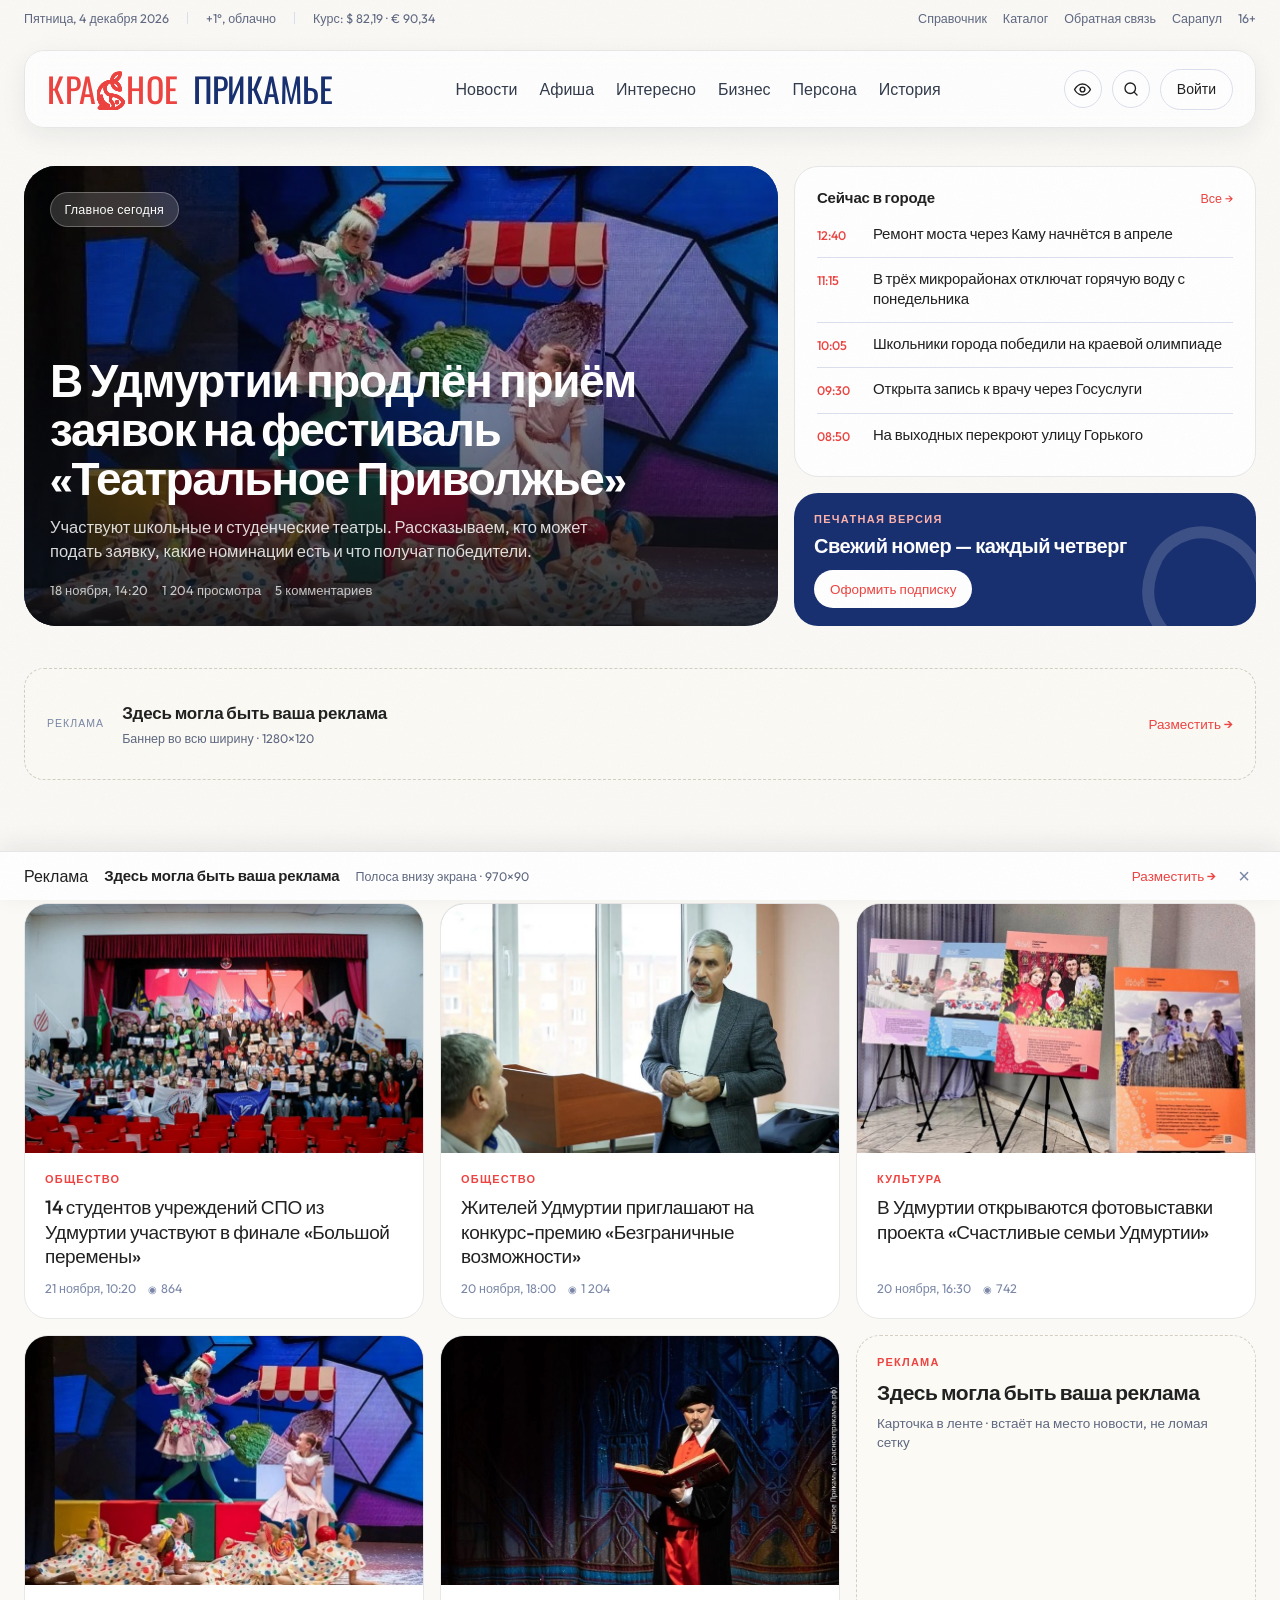
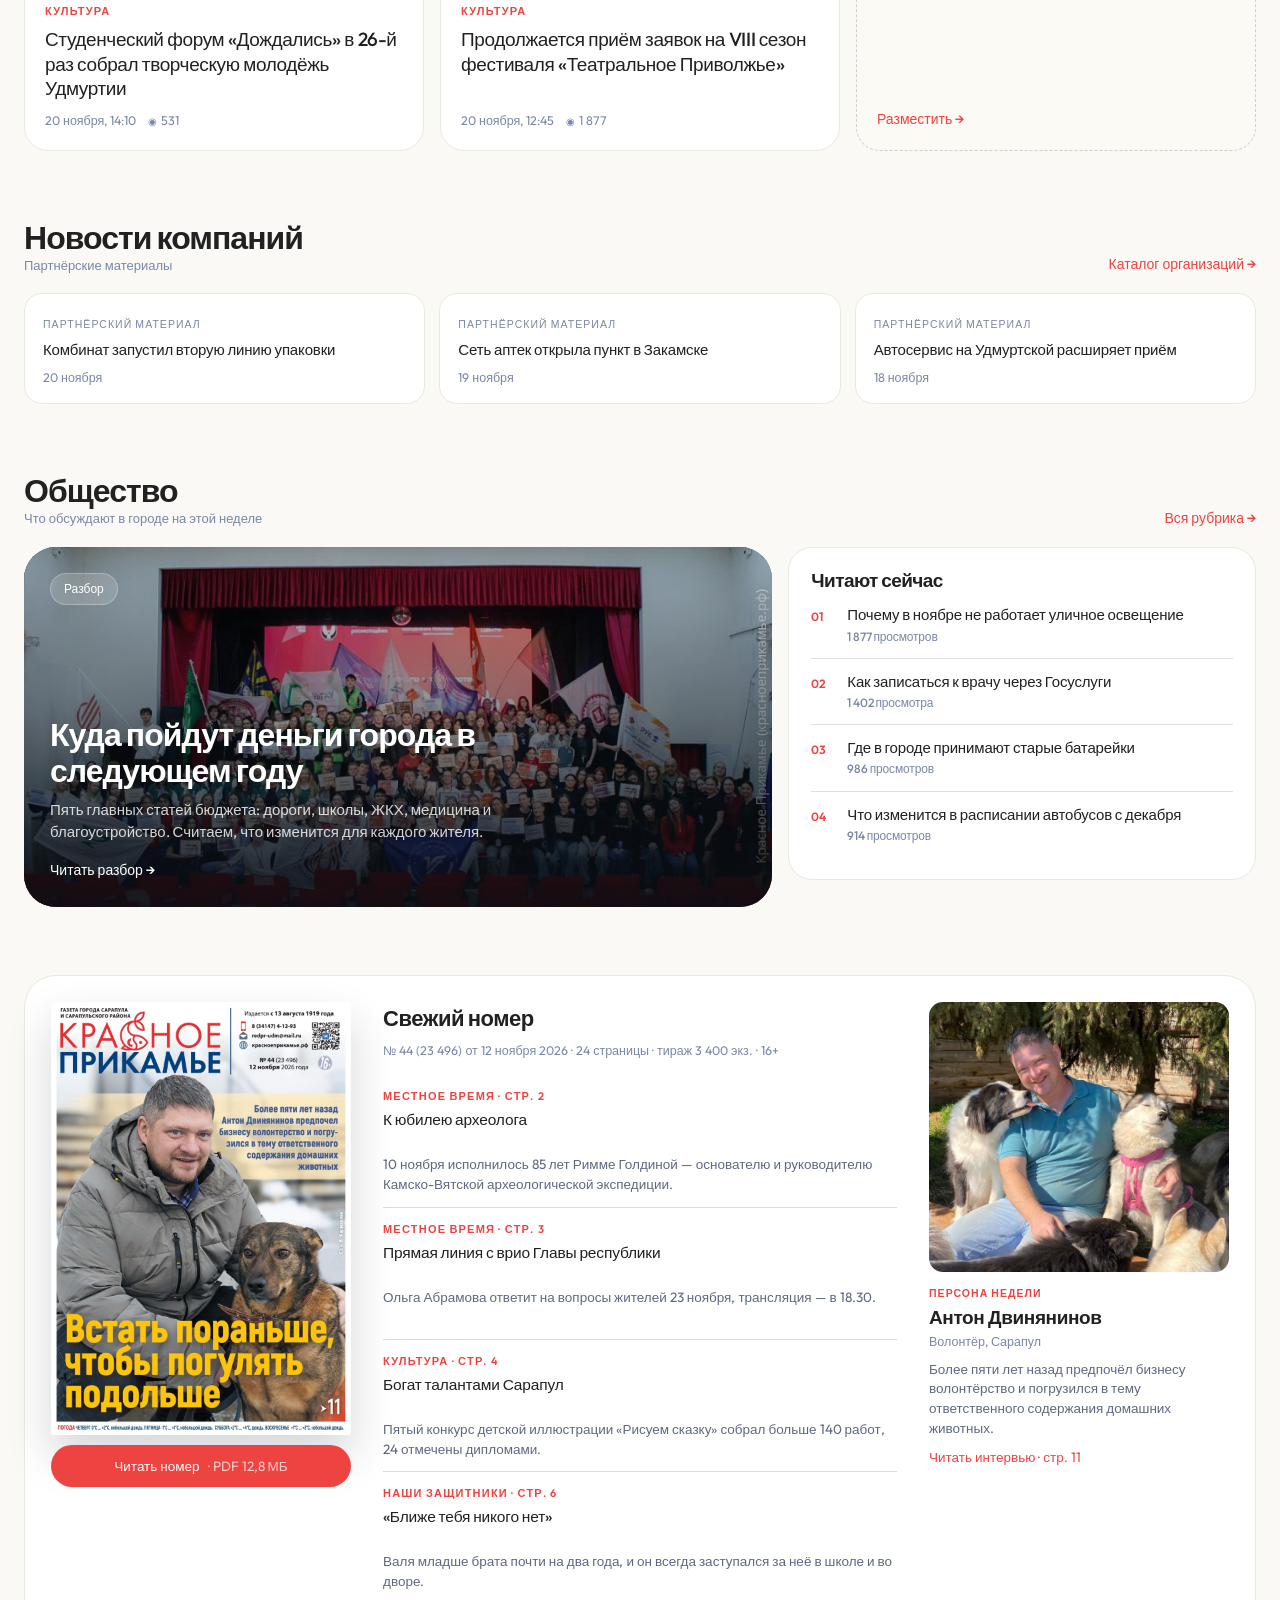
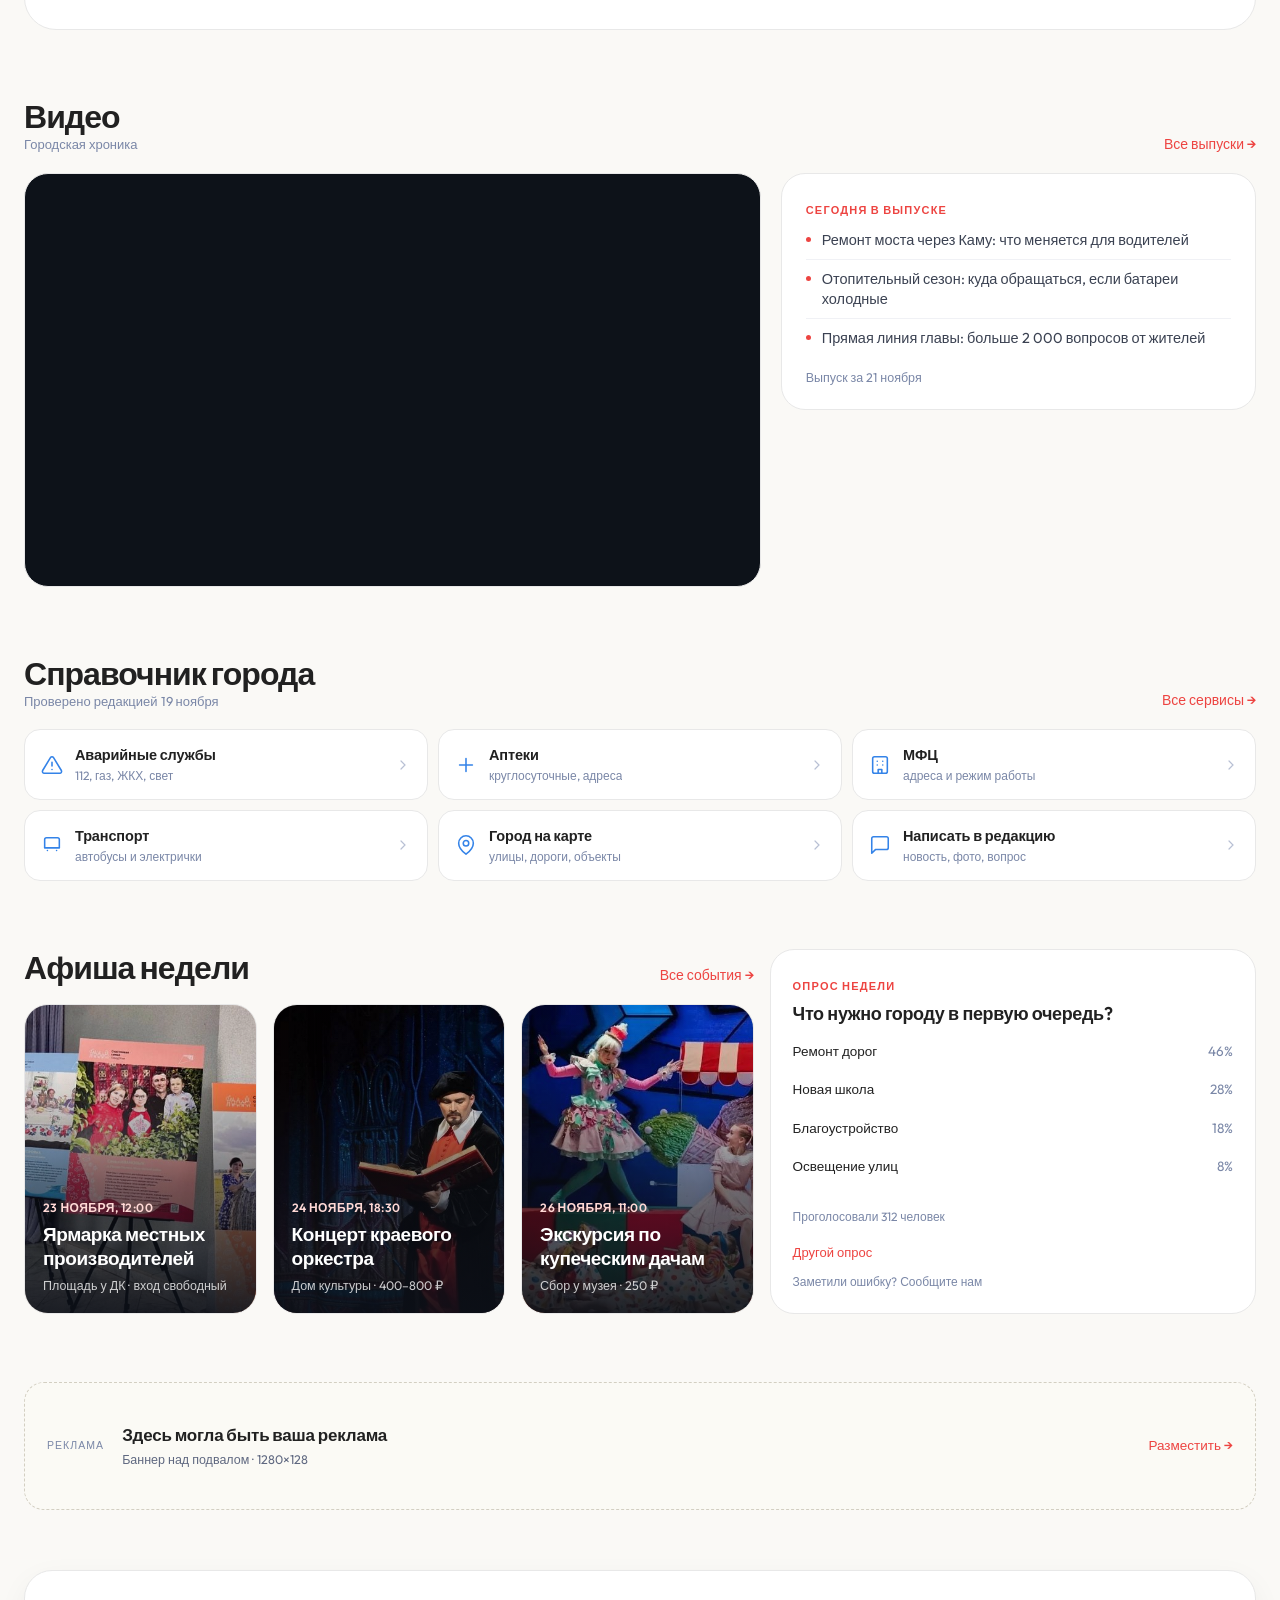
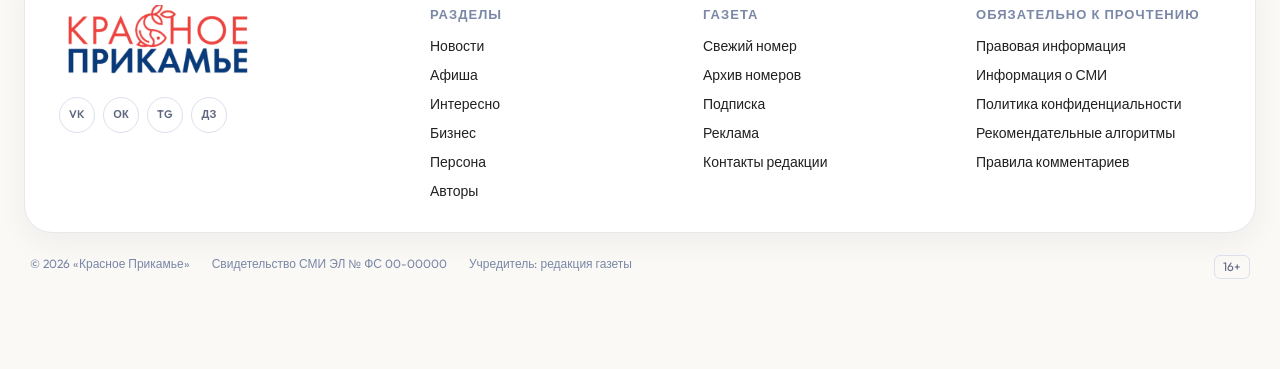
<file: index.html>
<!DOCTYPE html>
<html lang="ru">
<head>
<meta charset="utf-8">
<meta name="viewport" content="width=device-width, initial-scale=1">
<title>Красное Прикамье — главная</title>
<link rel="icon" href="assets/favicon-32.png" sizes="32x32" type="image/png">
<link rel="icon" href="assets/favicon.png" sizes="512x512" type="image/png">
<link rel="apple-touch-icon" href="assets/favicon-180.png">
<link rel="preconnect" href="https://fonts.googleapis.com">
<link rel="preconnect" href="https://fonts.gstatic.com" crossorigin>
<link href="https://fonts.googleapis.com/css2?family=Outfit:wght@400;500;600;700&family=Oswald:wght@300;400;500;600&display=swap" rel="stylesheet">
<style>
  :root{
    --bg:#faf9f6;
    --surface:#fff;
    --edge:#e8e8e8;
    --ink:#212121;
    --muted:#5f6880;
    --muted-2:#7a87a7;
    --line:#dcdfed;
    --accent:#ed4441;
    --accent-soft:#fdeeea;
    --navy:#18306f;
    --dark:#141413;
    --r:24px;
    --r-lg:32px;
    --wrap:1280px;
  }
  /* зерно бумаги: фиксированный слой поверх страницы */
  body::after{
    content:"";position:fixed;inset:0;pointer-events:none;z-index:60;opacity:.055;
    mix-blend-mode:multiply;
    background-image:url("data:image/svg+xml,%3Csvg xmlns='http://www.w3.org/2000/svg' width='180' height='180'%3E%3Cfilter id='n'%3E%3CfeTurbulence type='fractalNoise' baseFrequency='.9' numOctaves='4' stitchTiles='stitch'/%3E%3CfeColorMatrix type='saturate' values='0'/%3E%3C/filter%3E%3Crect width='180' height='180' filter='url(%23n)'/%3E%3C/svg%3E");
    background-size:180px 180px;
  }
  *{box-sizing:border-box}
  html{scroll-behavior:smooth}
  body{
    margin:0;background:var(--bg);color:var(--ink);
    font:16px/1.5 Outfit,-apple-system,BlinkMacSystemFont,"Helvetica Neue",Arial,sans-serif;
    -webkit-font-smoothing:antialiased;overflow-x:hidden;
  }
  a{color:inherit;text-decoration:none}
  img{display:block;max-width:100%}
  .wrap{width:min(var(--wrap),calc(100% - 48px));margin-inline:auto}
  @media(max-width:640px){.wrap{width:calc(100% - 32px)}}

  /* ---------- шапка ---------- */
  .topline{
    background:var(--bg);
    font-size:12.5px;color:var(--muted);
  }
  .topline .wrap{display:flex;align-items:center;gap:18px;min-height:36px}
  .topline .sep{width:1px;height:12px;background:var(--line)}
  .topline .right{margin-left:auto;display:flex;gap:16px}
  .topline .svc{color:var(--muted)}
  .topline .svc:hover{color:var(--accent)}
  @media(max-width:1100px){.topline .svc{display:none}}
  @media(max-width:640px){
    .topline .wrap{gap:12px;font-size:11.5px}
    .topline .cur{display:none}
    .topline .cur-sep{display:none}
    .topline .right span:not(.keep){display:none}
  }

  header{
    position:sticky;top:14px;z-index:40;
    width:min(var(--wrap),calc(100% - 48px));margin:14px auto 18px;
    background:rgba(255,255,255,.86);
    -webkit-backdrop-filter:blur(8px) saturate(1.1);
    backdrop-filter:blur(8px) saturate(1.1);
    border:1px solid var(--edge);border-radius:20px;
    box-shadow:0 8px 26px rgba(20,25,40,.07)
  }
  @supports not ((backdrop-filter:blur(1px)) or (-webkit-backdrop-filter:blur(1px))){
    header{background:#fff}
  }
  header .wrap{width:auto;padding:0 22px;margin:0}
  @media(max-width:640px){
    header{width:calc(100% - 24px);top:8px;margin:10px auto 14px;border-radius:16px}
    header .wrap{padding:0 14px}
  }
  .nav{display:grid;grid-template-columns:auto 1fr auto;align-items:center;gap:24px;height:76px}
  .logo{display:inline-flex;align-items:center;white-space:nowrap;text-transform:uppercase;
    font-family:'Oswald',-apple-system,sans-serif;font-size:34px;line-height:1}
  .logo .red{color:var(--accent);font-weight:400;letter-spacing:.02em}
  .logo .fish{height:1.12em;width:auto;vertical-align:center;transform:translateY(.07em);
    margin:0 .02em;
    filter:drop-shadow(.3px 0 0 var(--accent)) drop-shadow(-.3px 0 0 var(--accent)) drop-shadow(0 .3px 0 var(--accent)) drop-shadow(0 -.3px 0 var(--accent))}
  .logo .navy{color:#183070;font-weight:400;letter-spacing:-.005em;display:inline-block;margin-left:.4em}
  .logo:hover{opacity:.88}
  @media(max-width:760px){.logo{font-size:22px}}
  .menu{display:flex;gap:22px;justify-content:center;padding:0 24px;margin-left:0;font-size:16px;color:#333c4d;font-weight:400}
  .menu a:hover{color:var(--accent)}
  .nav-actions{display:flex;align-items:center;gap:10px}
  .iconbtn{width:38px;height:38px;border-radius:50%;display:grid;place-items:center;
    border:1px solid var(--line);background:#fff;color:var(--ink);cursor:pointer}
  .iconbtn:hover{border-color:var(--accent);color:var(--accent)}
  .btn{display:inline-flex;align-items:center;gap:8px;border-radius:999px;padding:10px 18px;
    font-size:14px;font-weight:500;background:var(--accent);color:#fff}
  .btn:hover{filter:brightness(1.06)}
  .btn-login{display:inline-flex;align-items:center;border-radius:999px;padding:9px 16px;
    font-size:14px;font-weight:500;color:var(--ink);border:1px solid var(--line);background:#fff}
  .btn-login:hover{border-color:var(--accent);color:var(--accent)}
  @media(max-width:520px){.btn-login{display:none}}
  .burger{display:none}
  @media(max-width:1080px){
    .menu{display:none}
    .nav{grid-template-columns:1fr auto 1fr;gap:12px}
    .logo{justify-self:center}
    .burger{justify-self:start}
    .nav-actions{justify-self:end}
    .burger{display:grid}
  }

  /* ---------- первый экран ---------- */
  .first{padding:20px 0 8px}
  .first-grid{display:grid;grid-template-columns:1.55fr .95fr;gap:16px}
  @media(max-width:1024px){.first-grid{grid-template-columns:1fr}}

  .lead{
    position:relative;border-radius:var(--r-lg);overflow:hidden;min-height:460px;
    display:flex;flex-direction:column;justify-content:space-between;padding:26px;color:#fff;
    background:linear-gradient(160deg,#16264f 0%,#2b4a7d 55%,#6f8bb0 100%);
  }
  .lead::after{
    content:"";position:absolute;inset:0;
    background:linear-gradient(to top,rgba(10,14,20,.88) 0%,rgba(10,14,20,.35) 55%,rgba(10,14,20,.18) 100%);
  }
  .lead > *{position:relative;z-index:2}
  .lead .badge{
    align-self:flex-start;border-radius:999px;background:rgba(255,255,255,.16);
    border:1px solid rgba(255,255,255,.28);padding:7px 14px;font-size:12.5px;
    letter-spacing:.02em;backdrop-filter:blur(8px)
  }
  .lead h1{
    margin:0 0 12px;font-size:clamp(30px,3.6vw,46px);line-height:1.06;
    letter-spacing:-.03em;font-weight:600;max-width:22ch
  }
  .lead p{margin:0 0 18px;font-size:16.5px;line-height:1.45;color:rgba(255,255,255,.85);max-width:52ch}
  .lead .meta{display:flex;gap:14px;font-size:13px;color:rgba(255,255,255,.75)}

  .side{display:grid;grid-template-rows:1fr auto;gap:16px}
  .panel{background:var(--surface);border:1px solid var(--edge);border-radius:var(--r);padding:20px 22px;display:flex;flex-direction:column}
  .panel .ph{display:flex;align-items:baseline;justify-content:space-between;margin-bottom:14px}
  .panel .ph b{font-size:15px;letter-spacing:-.01em;font-weight:600}
  .panel .ph a{font-size:12.5px;color:var(--accent)}
  .nowlist{list-style:none;margin:0;padding:0;display:flex;flex-direction:column;justify-content:space-between;flex:1}
  .nowlist li{padding:11px 0;border-top:1px solid var(--line)}
  .nowlist li:first-child{border-top:0;padding-top:0}
  .nowlist a{display:grid;grid-template-columns:44px 1fr;gap:12px;align-items:start}
  .nowlist time{font-size:12.5px;color:var(--accent);font-weight:500;padding-top:2px}
  .nowlist b{font-size:15px;line-height:1.35;font-weight:500;letter-spacing:-.01em}
  .nowlist a:hover b{color:var(--accent)}

  .promo{
    position:relative;overflow:hidden;border-radius:var(--r);padding:18px 20px;background:#183070;
    display:flex;flex-direction:column;justify-content:space-between;gap:12px
  }
  .promo::after{
    content:"";position:absolute;right:-14px;bottom:-30px;width:104px;height:104px;
    border:12px solid rgba(255,255,255,.16);border-radius:46% 54% 48% 52%;transform:rotate(18deg)
  }
  .promo .kicker{position:relative;z-index:2;font-size:11px;letter-spacing:.12em;text-transform:uppercase;color:#ffb3ad;font-weight:600}
  .promo h3{position:relative;z-index:2;margin:6px 0 0;font-size:20px;line-height:1.2;letter-spacing:-.02em;font-weight:600;color:#fff}
  .promo .btn{align-self:flex-start;position:relative;z-index:2;padding:9px 16px;font-size:13.5px;background:#fff;color:var(--accent)}

  /* ---------- полоса разделов ---------- */

  /* ---------- секции ---------- */
  section{padding:34px 0}
  .sec-head{display:flex;align-items:flex-end;justify-content:space-between;gap:20px;margin-bottom:18px}
  h2{margin:0;font-size:clamp(24px,2.8vw,32px);line-height:1.15;letter-spacing:-.03em;font-weight:600}
  .sec-head .more{font-size:14px;color:var(--accent);white-space:nowrap;font-weight:500}
  .sec-head .sub{font-size:13px;color:var(--muted-2)}

  /* лента */
  .feed{display:grid;grid-template-columns:repeat(3,1fr);gap:16px}
  @media(max-width:980px){.feed{grid-template-columns:1fr 1fr}}
  @media(max-width:640px){.feed{grid-template-columns:1fr}}
  .ncard{background:var(--surface);border:1px solid var(--edge);border-radius:var(--r);overflow:hidden;display:flex;flex-direction:column;transition:box-shadow .18s,transform .18s}
  .ncard:hover{box-shadow:0 10px 26px rgba(20,25,40,.09);transform:translateY(-2px)}
  .ncard .ph{aspect-ratio:16/10;
    background:radial-gradient(80% 65% at 22% 14%,rgba(255,255,255,.55),transparent 62%),
      linear-gradient(135deg,#7f95ab,#b9c8d7 55%,#e2e9f0)}
  .ncard .ph.v2{background:radial-gradient(80% 65% at 25% 18%,rgba(255,255,255,.5),transparent 62%),
      linear-gradient(135deg,#7d918a,#b5c9c1 55%,#e0ece6)}
  .ncard .ph.v3{background:radial-gradient(80% 65% at 20% 16%,rgba(255,255,255,.5),transparent 62%),
      linear-gradient(135deg,#9c9186,#cfc7bd 55%,#efe9e1)}
  .ncard .body{padding:18px 20px 20px;display:flex;flex-direction:column;flex:1}
  .rub{font-size:11px;letter-spacing:.11em;text-transform:uppercase;color:var(--accent);font-weight:600}
  .ncard h3{margin:8px 0 10px;font-size:19px;line-height:1.3;letter-spacing:-.02em;font-weight:500}
  .ncard:hover h3{color:var(--accent)}
  .ncard .meta{margin-top:auto;display:flex;gap:12px;font-size:12.5px;color:var(--muted-2)}
  .ncard .meta .eye::before{content:"◉";margin-right:4px;font-size:10px}

  /* рубрика дня + читают */
  .day{display:grid;grid-template-columns:1.6fr 1fr;gap:16px;align-items:start}
  @media(max-width:1024px){.day{grid-template-columns:1fr}}
  .bigcard{
    position:relative;border-radius:var(--r-lg);overflow:hidden;min-height:360px;color:#fff;
    display:flex;flex-direction:column;justify-content:flex-end;padding:26px;
    background:linear-gradient(150deg,#1d2f55 0%,#3c5a86 55%,#8ea6c4 100%)
  }
  .bigcard::after{content:"";position:absolute;inset:0;
    background:linear-gradient(to top,rgba(10,14,20,.92) 0%,rgba(10,14,20,.45) 55%,rgba(10,14,20,.2) 100%)}
  .bigcard>*{position:relative;z-index:2}
  .bigcard .tag{display:inline-flex;align-self:flex-start;margin-bottom:auto;
    background:rgba(255,255,255,.16);border:1px solid rgba(255,255,255,.26);
    border-radius:999px;padding:6px 13px;font-size:12px}
  .bigcard h3{margin:0 0 10px;font-size:clamp(24px,2.6vw,32px);line-height:1.12;letter-spacing:-.03em;font-weight:600;max-width:24ch}
  .bigcard p{margin:0 0 16px;font-size:15px;color:rgba(255,255,255,.82);max-width:56ch}
  .bigcard .go{font-size:14px;font-weight:500;color:#fff}

  .read{background:var(--surface);border:1px solid var(--edge);border-radius:var(--r);padding:22px}
  .read ol{margin:0;padding:0;list-style:none;counter-reset:r}
  .read li{counter-increment:r;border-top:1px solid var(--line);padding:13px 0}
  .read li:first-child{border-top:0;padding-top:0}
  .read a{display:grid;grid-template-columns:26px 1fr;gap:10px;align-items:start}
  .read a::before{content:counter(r,decimal-leading-zero);font-size:12px;color:var(--accent);font-weight:600;padding-top:3px}
  .read b{font-size:15px;line-height:1.35;font-weight:500;letter-spacing:-.01em}
  .read a:hover b{color:var(--accent)}
  .read .meta{display:block;font-size:12px;color:var(--muted-2);margin-top:3px}

  /* рекламные места */
  .ad{display:flex;align-items:center;gap:18px;border:1px dashed #d3cfc2;border-radius:20px;
    background:#fbfaf5;padding:18px 22px;transition:border-color .18s,background .18s}
  .ad:hover{border-color:var(--accent);background:#fdfaf6}
  .ad .ad-tag{font-size:10.5px;letter-spacing:.1em;text-transform:uppercase;color:var(--muted-2);white-space:nowrap}
  .ad b{display:block;font-size:17px;font-weight:600;letter-spacing:-.01em}
  .ad small{display:block;font-size:12.5px;color:var(--muted);margin-top:3px}
  .ad .ad-cta{margin-left:auto;font-size:13.5px;font-weight:500;color:var(--accent);white-space:nowrap}
  .ad-lead{min-height:112px}
  .ad-card{background:#fbfaf5;border:1px dashed #d3cfc2}
  .ad-card:hover{border-color:var(--accent)}
  .ad-card .ad-big{font-size:21px;line-height:1.2;font-weight:600;letter-spacing:-.02em;margin:10px 0 8px}
  .ad-card .ad-note{margin:0 0 16px;font-size:13.5px;line-height:1.45;color:var(--muted)}
  .ad-card .ad-cta{margin-top:auto;color:var(--accent);font-size:14px;font-weight:500}
  .ad-sticky{position:fixed;left:0;right:0;bottom:0;z-index:55;background:#fff;border-top:1px solid var(--edge);
    box-shadow:0 -6px 24px rgba(20,25,40,.08);padding:10px 0}
  .ad-sticky .wrap{display:flex;align-items:center;gap:16px}
  .ad-sticky b{font-size:15px;font-weight:600;letter-spacing:-.01em}
  .ad-sticky small{font-size:12.5px;color:var(--muted)}
  .ad-sticky .ad-cta{margin-left:auto;font-size:13.5px;font-weight:500;color:var(--accent);white-space:nowrap}
  .ad-close{border:0;background:none;font-size:20px;line-height:1;color:var(--muted-2);cursor:pointer;padding:4px 6px}
  .ad-close:hover{color:var(--accent)}
  @media(max-width:640px){.ad-sticky small{display:none}.ad-sticky b{font-size:14px}}
  body{padding-bottom:64px}
  .ad-wide{min-height:128px}
  @media(max-width:640px){
    .ad{flex-wrap:wrap;gap:10px;padding:16px 18px}
    .ad .ad-cta{margin-left:0}
    .ad b{font-size:16px}
  }

  /* новости компаний */
  .clist{list-style:none;margin:0;padding:0;display:grid;grid-template-columns:repeat(3,1fr);gap:14px}
  @media(max-width:900px){.clist{grid-template-columns:1fr}}
  .clist li{background:#fff;border:1px solid var(--edge);border-radius:18px;padding:16px 18px}
  .clist .paid{font-size:10.5px;letter-spacing:.1em;text-transform:uppercase;color:var(--muted-2)}
  .clist b{display:block;margin-top:6px;font-size:15px;line-height:1.35;font-weight:500;letter-spacing:-.01em}
  .clist a:hover b{color:var(--accent)}
  .clist .when{display:block;margin-top:8px;font-size:12.5px;color:var(--muted-2)}

  /* свежий номер */
  .issue{
    background:#fff;border:1px solid var(--edge);border-radius:var(--r-lg);padding:26px;
    display:grid;grid-template-columns:300px minmax(0,1fr) 300px;gap:32px;align-items:start
  }
  @media(max-width:1180px){
    .issue{grid-template-columns:300px minmax(0,1fr)}
    .person{grid-column:1/-1}
  }
  @media(max-width:900px){
    .issue{grid-template-columns:1fr;padding:18px;gap:20px}
    .person{grid-column:auto}
    .issue-cover{max-width:320px;margin:0 auto;width:100%}
    .cover{max-width:none;width:100%}
    .person{max-width:320px;margin:0 auto;width:100%}
    .issue-right .date{margin-bottom:12px;font-size:12px;line-height:1.5}
    .issue-right h3{font-size:20px}
    .issue-list li{height:auto;overflow:visible}
    .issue-list b,.issue-list .lead-sm{display:block;-webkit-line-clamp:none;min-height:0;overflow:visible}
  }
  .cover{
    aspect-ratio:900/1300;border-radius:4px;background:#fff;overflow:hidden;
    box-shadow:0 20px 44px rgba(20,25,40,.18)
  }
  @media(max-width:900px){.cover{max-width:300px}}
  .cover img{width:100%;height:100%;object-fit:cover;display:block}
  .issue-right h3{margin:0 0 6px;font-size:22px;letter-spacing:-.02em;font-weight:600}
  .issue-right .date{font-size:12.5px;color:var(--muted-2);margin-bottom:16px}
  .issue-list{list-style:none;margin:0;padding:0}
  .issue-list li{border-top:1px solid #d7dbe8;padding:13px 0;height:132px;overflow:hidden;
    display:flex;flex-direction:column}
  .issue-list li:first-child{border-top:0}
  .issue-list .rub{color:var(--accent)}
  .issue-list b{display:-webkit-box;-webkit-line-clamp:2;-webkit-box-orient:vertical;overflow:hidden;
    font-size:15.5px;line-height:1.35;font-weight:500;margin-top:4px;letter-spacing:-.01em;min-height:2.7em}
  .issue-list a:hover b{color:var(--accent)}
  .issue-list .lead-sm{display:-webkit-box;-webkit-line-clamp:2;-webkit-box-orient:vertical;overflow:hidden;
    font-size:13.5px;color:var(--muted);margin-top:3px;min-height:2.9em}
  @media(max-width:640px){
    .issue-list li{height:auto;overflow:visible}
    .issue-list b,.issue-list .lead-sm{display:block;-webkit-line-clamp:none;min-height:0;overflow:visible}
  }
  .issue-cover{max-width:300px;display:flex;flex-direction:column;gap:10px}
  .issue-read{justify-content:center;padding:11px 14px;font-size:13.5px}
  .issue-read span{opacity:.72;font-weight:400;white-space:nowrap}
  .person{max-width:320px}
  .person-ph{aspect-ratio:300/270;border-radius:14px;overflow:hidden;background:#dde1ea}
  .person-ph img{width:100%;height:100%;object-fit:cover;display:block}
  .person-label{margin-top:14px;font-size:10.5px;letter-spacing:.1em;text-transform:uppercase;color:var(--accent);font-weight:600}
  .person-name{margin-top:5px;font-size:19px;font-weight:600;letter-spacing:-.02em;line-height:1.2}
  .person-role{margin-top:3px;font-size:12.5px;color:var(--muted-2)}
  .person p{margin:9px 0 0;font-size:13.5px;line-height:1.45;color:var(--muted)}
  .person a{display:inline-block;margin-top:9px;font-size:13.5px;color:var(--accent)}

  /* видео */
  .video{display:grid;grid-template-columns:minmax(0,1.55fr) minmax(0,1fr);gap:20px;align-items:start}
  @media(max-width:900px){.video{grid-template-columns:1fr}}
  .video-frame{position:relative;aspect-ratio:16/9;border-radius:var(--r);overflow:hidden;
    background:#0d1219;border:1px solid var(--edge)}
  .video-frame iframe{position:absolute;inset:0;width:100%;height:100%;border:0}
  .video-side{background:#fff;border:1px solid var(--edge);border-radius:var(--r);padding:22px 24px}
  .video-side h3{margin:8px 0 10px;font-size:21px;line-height:1.25;letter-spacing:-.02em;font-weight:600}
  .video-side p{margin:0 0 16px;color:var(--muted);font-size:14.5px;line-height:1.5}
  .video-side .src{display:block;margin-top:10px;font-size:12.5px;color:var(--muted-2)}
  .video-list{list-style:none;margin:10px 0 0;padding:0}
  .video-list li{position:relative;padding:9px 0 9px 16px;font-size:14.5px;line-height:1.4;color:#3b4252;border-top:1px solid #f0f1f5}
  .video-list li:first-child{border-top:0;padding-top:0}
  .video-list li::before{content:"";position:absolute;left:0;top:16px;width:5px;height:5px;border-radius:50%;background:var(--accent)}
  .video-list li:first-child::before{top:7px}

  /* справочник */
  .quick{display:grid;grid-template-columns:repeat(3,1fr);gap:10px}
  @media(max-width:900px){.quick{grid-template-columns:1fr 1fr}}
  @media(max-width:560px){.quick{grid-template-columns:1fr}}
  .qrow{display:flex;align-items:center;gap:12px;background:var(--surface);border:1px solid var(--edge);border-radius:16px;
    padding:14px 16px;transition:background .2s ease}
  .qrow:hover{background:#f4f4f4;border-color:#dcdcdc}
  .qrow svg{flex:0 0 22px;color:#3483e8}
  .qrow .txt{display:flex;flex-direction:column;gap:1px;min-width:0}
  .qrow b{font-size:14.5px;font-weight:600;letter-spacing:-.01em;white-space:nowrap;overflow:hidden;text-overflow:ellipsis}
  .qrow small{font-size:12px;color:var(--muted-2);white-space:nowrap;overflow:hidden;text-overflow:ellipsis}
  .qrow .arw{margin-left:auto;flex:0 0 16px;color:#b8c0d4}

  /* афиша + опрос */
  .two{display:grid;grid-template-columns:1.5fr 1fr;gap:16px}
  @media(max-width:1024px){.two{grid-template-columns:1fr}}
  .events{display:grid;grid-template-columns:repeat(3,1fr);gap:16px}
  @media(max-width:720px){.events{grid-template-columns:1fr}}
  .ev{position:relative;aspect-ratio:3/4;background:#e9e6df;border:1px solid var(--edge);
    border-radius:var(--r);overflow:hidden;transition:box-shadow .18s,transform .18s}
  .ev:hover{box-shadow:0 12px 30px rgba(20,25,40,.12);transform:translateY(-2px)}
  .ev img{position:absolute;inset:0;width:100%;height:100%;object-fit:cover;display:block}
  .ev::after{content:"";position:absolute;inset:0;
    background:linear-gradient(to top,rgba(12,16,24,.92) 0%,rgba(12,16,24,.55) 42%,rgba(12,16,24,.05) 78%)}
  .ev-body{position:absolute;left:0;right:0;bottom:0;z-index:2;display:flex;flex-direction:column;gap:6px;padding:18px}
  .ev-when{font-size:12px;font-weight:600;letter-spacing:.04em;text-transform:uppercase;color:#ffd9d6}
  .ev-title{font-size:19px;line-height:1.22;letter-spacing:-.02em;font-weight:600;color:#fff}
  .ev-place{font-size:12.5px;color:rgba(255,255,255,.78)}
  .ev:hover .ev-title{text-decoration:underline}
  .ev h3{margin:6px 0 6px;font-size:16px;line-height:1.3;letter-spacing:-.01em;font-weight:500}
  .ev .place{font-size:12.5px;color:var(--muted-2)}

  .poll{background:var(--surface);border:1px solid var(--edge);border-radius:var(--r);padding:22px;display:flex;flex-direction:column}
  .poll .q{font-size:18px;line-height:1.3;letter-spacing:-.02em;font-weight:600;margin:6px 0 16px}
  .opt{display:block;width:100%;text-align:left;background:none;border:0;padding:0;margin:0 0 12px;
    font:inherit;color:inherit;cursor:pointer}
  .opt:hover:not(:disabled) .row span:first-child{color:var(--accent)}
  .opt:disabled{cursor:default}
  .opt.chosen .row span:first-child{color:var(--accent);font-weight:500}
  .opt.chosen .bar i{background:#c8432f}
  .opt .row{display:flex;justify-content:space-between;font-size:13.5px;margin-bottom:6px}
  .opt .row span:last-child{color:var(--muted-2)}
  .bar{height:6px;border-radius:999px;background:#e8e8e8;overflow:hidden}
  .bar i{display:block;height:100%;border-radius:999px;background:var(--accent)}
  .poll .note{margin-top:auto;padding-top:14px;font-size:12px;color:var(--muted-2)}
  .poll .poll-set .note{margin-top:0;padding-top:14px}
  .poll-more{margin-top:auto;align-self:flex-start;border:0;background:none;padding:0;cursor:pointer;
    font:inherit;font-size:13px;font-weight:500;color:var(--accent)}
  .poll-more:hover{text-decoration:underline}
  .poll-report{display:block;margin-top:10px;font-size:12px;color:var(--muted-2)}
  .poll-report:hover{color:var(--accent)}


  .lead{position:relative}
  .lead>.lead-img{position:absolute;inset:0;width:100%;height:100%;object-fit:cover;z-index:0}
  .lead>:not(.lead-img){position:relative;z-index:2}
  .bigcard{position:relative}
  .bigcard>.big-img{position:absolute;inset:0;width:100%;height:100%;object-fit:cover;z-index:0}
  .bigcard>:not(.big-img){position:relative;z-index:2}
  .ncard .ph{position:relative;overflow:hidden}
  .ncard .ph img{position:absolute;inset:0;width:100%;height:100%;object-fit:cover;display:block}
</style>
<link rel="stylesheet" href="assets/a11y.css?v=3">
<link rel="stylesheet" href="assets/megamenu.css?v=9">
<link rel="stylesheet" href="assets/footer.css?v=6">
<link rel="stylesheet" href="assets/logo-effects.css?v=6">
<link rel="stylesheet" href="assets/mobile-menu.css?v=3">
</head>
<body>

<!-- верхняя служебная строка -->
<div class="topline">
  <div class="wrap">
    <span id="today">Суббота, 21 ноября 2026</span>
    <span class="sep"></span>
    <span>+1°, облачно</span>
    <span class="sep cur-sep"></span>
    <span class="cur">Курс: $ 82,19 · € 90,34</span>
    <div class="right">
      <a class="svc" href="spravochnik.html">Справочник</a>
      <a class="svc" href="katalog.html">Каталог</a>
      <a class="svc" href="#">Обратная связь</a>
      <span class="keep">Сарапул</span>
      <span>16+</span>
    </div>
  </div>
</div>

<header>
  <div class="wrap nav">
    <a class="logo" href="#" aria-label="Красное Прикамье — на главную">
      <span class="logo-mark"><span class="red">КРА</span><img class="fish" src="assets/fish-mark.svg?v=6" alt=""><span class="red">НОЕ</span></span><span class="navy">ПРИКАМЬЕ</span>
    </a>
    <nav class="menu">
      <div class="mega" id="mega">
        <button type="button" class="mega-trigger" id="megaTrigger" aria-expanded="false" aria-controls="megaPanel">Новости</button>
        <div class="mega-panel" id="megaPanel" hidden>
          <div class="mega-col">
            <a class="mega-link" href="news.html">
              <svg width="24" height="24" viewBox="0 0 24 24" fill="none" stroke="currentColor" stroke-width="1.6" stroke-linecap="round" stroke-linejoin="round" aria-hidden="true"><rect x="3" y="4" width="18" height="16" rx="2"/><path d="M7 8h7M7 12h7M7 16h7M17 8h1M17 12h1M17 16h1"/></svg>
              <span>Новости</span>
            </a>
            <a class="mega-link" href="#">
              <svg width="24" height="24" viewBox="0 0 24 24" fill="none" stroke="currentColor" stroke-width="1.6" stroke-linecap="round" stroke-linejoin="round" aria-hidden="true"><path d="M3 11v2a1 1 0 0 0 1 1h2l4 3V7L6 10H4a1 1 0 0 0-1 1z"/><path d="M14 9a5 5 0 0 1 0 6M17 6a9 9 0 0 1 0 12"/></svg>
              <span>Народные новости</span>
            </a>
            <a class="mega-link" href="#">
              <svg width="24" height="24" viewBox="0 0 24 24" fill="none" stroke="currentColor" stroke-width="1.6" stroke-linecap="round" stroke-linejoin="round" aria-hidden="true"><circle cx="12" cy="12" r="4"/><path d="M12 2v2M12 20v2M2 12h2M20 12h2M5 5l1.5 1.5M17.5 17.5 19 19M19 5l-1.5 1.5M6.5 17.5 5 19"/></svg>
              <span>Добрые новости</span>
            </a>
            <a class="mega-link" href="#">
              <svg width="24" height="24" viewBox="0 0 24 24" fill="none" stroke="currentColor" stroke-width="1.6" stroke-linecap="round" stroke-linejoin="round" aria-hidden="true"><path d="M21 12a8 8 0 1 1-3-6.2"/><path d="M21 4v5h-5"/><path d="M12 9v6M9 12h6"/></svg>
              <span>Добавить народную новость</span>
            </a>
          </div>
          <div class="mega-col">
            <div class="mega-cap">Рубрики</div>
            <ul class="mega-rubs">
              <li><a href="rubric.html">ДТП</a></li>
              <li><a href="rubric.html">Происшествия</a></li>
              <li><a href="rubric.html">Спорт</a></li>
              <li><a href="rubric.html">Культура</a></li>
              <li><a href="rubric.html">Образование</a></li>
              <li><a href="rubric.html">Общество</a></li>
            </ul>
          </div>
          <a class="mega-promo" href="#">
            <span class="ico">
              <svg width="40" height="40" viewBox="0 0 24 24" fill="none" stroke="currentColor" stroke-width="1.4" stroke-linecap="round" stroke-linejoin="round" aria-hidden="true"><path d="M4 6a2 2 0 0 1 2-2h12a2 2 0 0 1 2 2v9a2 2 0 0 1-2 2H9l-5 4V6z"/><path d="M8 9h8M8 12h5"/><path d="M17 14v4M15 16h4"/></svg>
            </span>
            <b>Добавить новость</b>
            <span>Расскажите другим о том, что происходит в городе</span>
          </a>
        </div>
      </div>

      <div class="mega" id="megaAfisha">
        <button type="button" class="mega-trigger" aria-expanded="false" aria-controls="megaAfishaPanel">Афиша</button>
        <div class="mega-panel" id="megaAfishaPanel" hidden>
          <div class="mega-col">
            <div class="mega-cap mega-cap-lg">Вся афиша нашего города</div>
            <ul class="mega-rubs">
              <li><a href="index.html#afisha">Фильмы</a></li>
              <li><a href="index.html#afisha">Спектакли</a></li>
              <li><a href="index.html#afisha">Концерты</a></li>
              <li><a href="index.html#afisha">Выставки</a></li>
              <li><a href="index.html#afisha">Вечеринки</a></li>
              <li><a href="index.html#afisha">События</a></li>
            </ul>
          </div>
          <div class="mega-col">
            <a class="mega-link" href="index.html#afisha">
              <svg width="24" height="24" viewBox="0 0 24 24" fill="none" stroke="currentColor" stroke-width="1.6" stroke-linecap="round" stroke-linejoin="round" aria-hidden="true"><circle cx="12" cy="12" r="9"/><path d="M8 12h.01M16 12h.01M9 16c1.8-1.4 4.2-1.4 6 0"/></svg>
              <span>Детская афиша</span>
            </a>
            <a class="mega-link" href="index.html#afisha">
              <svg width="24" height="24" viewBox="0 0 24 24" fill="none" stroke="currentColor" stroke-width="1.6" stroke-linecap="round" stroke-linejoin="round" aria-hidden="true"><path d="M3 6.5 9 4l6 2.5L21 4v13.5L15 20l-6-2.5L3 20V6.5z"/><path d="M9 4v13.5M15 6.5V20"/></svg>
              <span>Карта мероприятий</span>
            </a>
            <a class="mega-link" href="#">
              <svg width="24" height="24" viewBox="0 0 24 24" fill="none" stroke="currentColor" stroke-width="1.6" stroke-linecap="round" stroke-linejoin="round" aria-hidden="true"><path d="M3 6.5 9 4l6 2.5L21 4v13.5L15 20l-6-2.5L3 20V6.5z"/><path d="M15 8v6M12 11h6"/></svg>
              <span>Добавить событие</span><span class="mega-badge">бесплатно</span>
            </a>
          </div>
          <a class="mega-promo mega-promo--red" href="#">
            <span class="ico">
              <svg width="40" height="40" viewBox="0 0 24 24" fill="none" stroke="currentColor" stroke-width="1.4" stroke-linecap="round" stroke-linejoin="round" aria-hidden="true"><path d="M3 6.5 9 4l6 2.5L21 4v13.5L15 20l-6-2.5L3 20V6.5z"/><path d="M9 4v13.5M15 6.5V20"/><path d="M16 9v5M13.5 11.5h5"/></svg>
            </span>
            <b>Добавить событие</b>
            <span>Вы можете бесплатно добавить мероприятие в нашу афишу</span>
          </a>
        </div>
      </div>

      <div class="mega" id="megaInterest">
        <button type="button" class="mega-trigger" aria-expanded="false" aria-controls="megaInterestPanel">Интересно</button>
        <div class="mega-panel" id="megaInterestPanel" hidden>
          <div class="mega-col">
            <a class="mega-link" href="#">
              <svg width="24" height="24" viewBox="0 0 24 24" fill="none" stroke="currentColor" stroke-width="1.6" stroke-linecap="round" stroke-linejoin="round" aria-hidden="true"><path d="M4 20V10M10 20V4M16 20v-7M22 20V8"/></svg>
              <span>Опросы</span>
            </a>
            <a class="mega-link" href="#">
              <svg width="24" height="24" viewBox="0 0 24 24" fill="none" stroke="currentColor" stroke-width="1.6" stroke-linecap="round" stroke-linejoin="round" aria-hidden="true"><path d="M4 8h3l2-2h6l2 2h3v11H4z"/><circle cx="12" cy="13" r="3.4"/></svg>
              <span>Фотографии</span>
            </a>
            <a class="mega-link" href="#">
              <svg width="24" height="24" viewBox="0 0 24 24" fill="none" stroke="currentColor" stroke-width="1.6" stroke-linecap="round" stroke-linejoin="round" aria-hidden="true"><circle cx="12" cy="9" r="5"/><path d="M8.5 13.5 7 21l5-3 5 3-1.5-7.5"/></svg>
              <span>Конкурсы</span>
            </a>
            <a class="mega-link" href="#">
              <svg width="24" height="24" viewBox="0 0 24 24" fill="none" stroke="currentColor" stroke-width="1.6" stroke-linecap="round" stroke-linejoin="round" aria-hidden="true"><circle cx="12" cy="8" r="3.6"/><path d="M5 20c0-3.6 3.1-6.4 7-6.4s7 2.8 7 6.4"/></svg>
              <span>Персоны недели</span>
            </a>
            <a class="mega-link" href="authors.html">
              <svg width="24" height="24" viewBox="0 0 24 24" fill="none" stroke="currentColor" stroke-width="1.6" stroke-linecap="round" stroke-linejoin="round" aria-hidden="true"><path d="M20 4c-6 1-10.5 4.5-12.5 9.5L6 18l4.5-1.5C15.5 14.5 19 10 20 4z"/><path d="M6 18l-2 2"/></svg>
              <span>Авторы статей</span>
            </a>
          </div>
          <div class="mega-col">
            <a class="mega-link" href="#">
              <svg width="24" height="24" viewBox="0 0 24 24" fill="none" stroke="currentColor" stroke-width="1.6" stroke-linecap="round" stroke-linejoin="round" aria-hidden="true"><path d="M5 19 15 9l4 4L9 23z"/><path d="M14 6c1.5-1.5 3.5-1.5 5 0s1.5 3.5 0 5"/><path d="M8 16c-1.4.6-2.4 2-2.4 4 2 0 3.4-1 4-2.4"/></svg>
              <span>Факты</span>
            </a>
            <a class="mega-link" href="#">
              <svg width="24" height="24" viewBox="0 0 24 24" fill="none" stroke="currentColor" stroke-width="1.6" stroke-linecap="round" stroke-linejoin="round" aria-hidden="true"><path d="M12 3 2.5 20h19L12 3z"/><path d="M12 10v4M12 17h.01"/></svg>
              <span>Карта пробок</span>
            </a>
            <a class="mega-link" href="#">
              <svg width="24" height="24" viewBox="0 0 24 24" fill="none" stroke="currentColor" stroke-width="1.6" stroke-linecap="round" stroke-linejoin="round" aria-hidden="true"><path d="M7 15a4 4 0 0 1 .6-8A5.5 5.5 0 0 1 18 8.6 3.6 3.6 0 0 1 17.4 15z"/><path d="M8 19h.01M12 19h.01M16 19h.01"/></svg>
              <span>Погода</span>
            </a>
          </div>
          <a class="mega-promo mega-promo--green" href="#">
            <span class="ico">
              <svg width="42" height="42" viewBox="0 0 24 24" fill="none" stroke="currentColor" stroke-width="1.4" stroke-linecap="round" stroke-linejoin="round" aria-hidden="true"><path d="M4 20V11M10 20V5M16 20v-6M22 20V8"/><path d="M3 20h19"/></svg>
            </span>
            <b>Опросы</b>
            <span>Участвуйте и сравнивайте своё мнение с другими горожанами</span>
          </a>
        </div>
      </div>
      <a href="#">Бизнес</a>
      <a href="#">Персона</a>
      <a href="#">История</a>
    </nav>
    <div class="nav-actions">
      <button class="iconbtn burger" id="burger" aria-label="Открыть меню">
        <svg width="18" height="18" viewBox="0 0 24 24" fill="none" stroke="currentColor" stroke-width="1.8" stroke-linecap="round"><path d="M4 7h16M4 12h16M4 17h16"/></svg>
      </button>
      <button class="iconbtn" aria-label="Поиск">
        <svg width="18" height="18" viewBox="0 0 24 24" fill="none" stroke="currentColor" stroke-width="1.8" stroke-linecap="round"><circle cx="11" cy="11" r="7"/><path d="m20 20-3.5-3.5"/></svg>
      </button>
      <a class="btn-login" href="#">Войти</a>
    </div>
  </div>
</header>

<main>

  <!-- первый экран -->
  <div class="first wrap">
    <div class="first-grid">

      <a class="lead" href="#">
        <img class="lead-img" src="assets/photos/hero-theatre.jpg" alt="Сцена фестиваля «Театральное Приволжье»">
        <span class="badge">Главное сегодня</span>
        <div>
          <h1>В Удмуртии продлён приём заявок на фестиваль «Театральное Приволжье»</h1>
          <p>Участвуют школьные и студенческие театры. Рассказываем, кто может подать заявку, какие номинации есть и что получат победители.</p>
          <div class="meta"><span>18 ноября, 14:20</span><span>1 204 просмотра</span><span>5 комментариев</span></div>
        </div>
      </a>

      <div class="side">
        <div class="panel">
          <div class="ph"><b>Сейчас в городе</b><a href="#">Все →</a></div>
          <ul class="nowlist">
            <li><a href="#"><time>12:40</time><b>Ремонт моста через Каму начнётся в апреле</b></a></li>
            <li><a href="#"><time>11:15</time><b>В трёх микрорайонах отключат горячую воду с понедельника</b></a></li>
            <li><a href="#"><time>10:05</time><b>Школьники города победили на краевой олимпиаде</b></a></li>
            <li><a href="#"><time>09:30</time><b>Открыта запись к врачу через Госуслуги</b></a></li>
            <li><a href="#"><time>08:50</time><b>На выходных перекроют улицу Горького</b></a></li>
          </ul>
        </div>

        <div class="promo">
          <div>
            <div class="kicker">Печатная версия</div>
            <h3>Свежий номер — каждый четверг</h3>
          </div>
          <a class="btn" href="#">Оформить подписку</a>
        </div>
      </div>

    </div>

    
  </div>

  <!-- реклама: лидборд -->
  <section class="wrap">
    <a class="ad ad-lead" href="#">
      <span class="ad-tag">Реклама</span>
      <span>
        <b>Здесь могла быть ваша реклама</b>
        <small>Баннер во всю ширину · 1280×120</small>
      </span>
      <span class="ad-cta">Разместить →</span>
    </a>
  </section>

  <!-- лента -->
  <section class="wrap">
    <div class="sec-head">
      <h2>Новости</h2>
      <a class="more" href="#">Все новости →</a>
    </div>
    <div class="feed">

      <a class="ncard" href="article.html">
        <div class="ph"><img src="assets/photos/card-school.jpg" alt=""></div>
        <div class="body">
          <span class="rub">Общество</span>
          <h3>14 студентов учреждений СПО из Удмуртии участвуют в финале «Большой перемены»</h3>
          <div class="meta"><span>21 ноября, 10:20</span><span class="eye">864</span></div>
        </div>
      </a>

      <a class="ncard" href="article.html">
        <div class="ph v2"><img src="assets/photos/card-speaker.jpg" alt=""></div>
        <div class="body">
          <span class="rub">Общество</span>
          <h3>Жителей Удмуртии приглашают на конкурс-премию «Безграничные возможности»</h3>
          <div class="meta"><span>20 ноября, 18:00</span><span class="eye">1 204</span></div>
        </div>
      </a>

      <a class="ncard" href="article.html">
        <div class="ph v3"><img src="assets/photos/card-expo.jpg" alt=""></div>
        <div class="body">
          <span class="rub">Культура</span>
          <h3>В Удмуртии открываются фотовыставки проекта «Счастливые семьи Удмуртии»</h3>
          <div class="meta"><span>20 ноября, 16:30</span><span class="eye">742</span></div>
        </div>
      </a>

      <a class="ncard" href="article.html">
        <div class="ph v3"><img src="assets/photos/hero-theatre.jpg" alt=""></div>
        <div class="body">
          <span class="rub">Культура</span>
          <h3>Студенческий форум «Дождались» в 26-й раз собрал творческую молодёжь Удмуртии</h3>
          <div class="meta"><span>20 ноября, 14:10</span><span class="eye">531</span></div>
        </div>
      </a>

      <a class="ncard" href="article.html">
        <div class="ph"><img src="assets/photos/card-actor.jpg" alt=""></div>
        <div class="body">
          <span class="rub">Культура</span>
          <h3>Продолжается приём заявок на VIII сезон фестиваля «Театральное Приволжье»</h3>
          <div class="meta"><span>20 ноября, 12:45</span><span class="eye">1 877</span></div>
        </div>
      </a>

      <a class="ncard ad-card" href="#">
        <div class="body">
          <span class="rub">Реклама</span>
          <div class="ad-big">Здесь могла быть ваша реклама</div>
          <p class="ad-note">Карточка в ленте · встаёт на место новости, не ломая сетку</p>
          <span class="ad-cta">Разместить →</span>
        </div>
      </a>

    </div>
  </section>

  <!-- новости компаний -->
  <section class="wrap">
    <div class="sec-head">
      <div>
        <h2>Новости компаний</h2>
        <div class="sub">Партнёрские материалы</div>
      </div>
      <a class="more" href="katalog.html">Каталог организаций →</a>
    </div>
    <ul class="clist">
      <li>
        <span class="paid">Партнёрский материал</span>
        <a href="#"><b>Комбинат запустил вторую линию упаковки</b></a>
        <span class="when">20 ноября</span>
      </li>
      <li>
        <span class="paid">Партнёрский материал</span>
        <a href="#"><b>Сеть аптек открыла пункт в Закамске</b></a>
        <span class="when">19 ноября</span>
      </li>
      <li>
        <span class="paid">Партнёрский материал</span>
        <a href="#"><b>Автосервис на Удмуртской расширяет приём</b></a>
        <span class="when">18 ноября</span>
      </li>
    </ul>
  </section>

  <!-- рубрика дня -->
  <section class="wrap">
    <div class="sec-head">
      <div>
        <h2>Общество</h2>
        <div class="sub">Что обсуждают в городе на этой неделе</div>
      </div>
      <a class="more" href="#">Вся рубрика →</a>
    </div>
    <div class="day">
      <a class="bigcard" href="#">
        <img class="big-img" src="assets/photos/card-school.jpg" alt="Публичные слушания по бюджету">
        <span class="tag">Разбор</span>
        <h3>Куда пойдут деньги города в следующем году</h3>
        <p>Пять главных статей бюджета: дороги, школы, ЖКХ, медицина и благоустройство. Считаем, что изменится для каждого жителя.</p>
        <span class="go">Читать разбор →</span>
      </a>

      <div class="read">
        <div class="sec-head" style="margin-bottom:14px">
          <h2 style="font-size:19px">Читают сейчас</h2>
        </div>
        <ol>
          <li><a href="#"><b>Почему в ноябре не работает уличное освещение<span class="meta">1 877 просмотров</span></b></a></li>
          <li><a href="#"><b>Как записаться к врачу через Госуслуги<span class="meta">1 402 просмотра</span></b></a></li>
          <li><a href="#"><b>Где в городе принимают старые батарейки<span class="meta">986 просмотров</span></b></a></li>
          <li><a href="#"><b>Что изменится в расписании автобусов с декабря<span class="meta">914 просмотров</span></b></a></li>
        </ol>
      </div>
    </div>
  </section>

  <!-- свежий номер -->
  <section class="wrap">
    <div class="issue">
      <div class="issue-cover">
        <div class="cover">
          <img src="assets/issue-44-p1.jpg" width="900" height="1300"
            alt="Первая полоса газеты «Красное Прикамье» № 44 от 12 ноября 2026 года: Антон Двинянинов с собакой, заголовок «Встать пораньше, чтобы погулять подольше»">
        </div>
        <a class="btn issue-read" href="#">Читать номер <span>· PDF 12,8 МБ</span></a>
      </div>

      <div class="issue-right">
        <h3>Свежий номер</h3>
        <div class="date">№ 44 (23 496) от 12 ноября 2026 · 24 страницы · тираж 3 400 экз. · 16+</div>
        <ul class="issue-list">
          <li>
            <span class="rub">Местное время · стр. 2</span>
            <b>К юбилею археолога</b>
            <div class="lead-sm">10 ноября исполнилось 85 лет Римме Голдиной — основателю и руководителю Камско-Вятской археологической экспедиции.</div>
          </li>
          <li>
            <span class="rub">Местное время · стр. 3</span>
            <b>Прямая линия с врио Главы республики</b>
            <div class="lead-sm">Ольга Абрамова ответит на вопросы жителей 23 ноября, трансляция — в 18.30.</div>
          </li>
          <li>
            <span class="rub">Культура · стр. 4</span>
            <b>Богат талантами Сарапул</b>
            <div class="lead-sm">Пятый конкурс детской иллюстрации «Рисуем сказку» собрал больше 140 работ, 24 отмечены дипломами.</div>
          </li>
          <li>
            <span class="rub">Наши защитники · стр. 6</span>
            <b>«Ближе тебя никого нет»</b>
            <div class="lead-sm">Валя младше брата почти на два года, и он всегда заступался за неё в школе и во дворе.</div>
          </li>
        </ul>
      </div>

      <aside class="person">
        <div class="person-ph">
          <img src="assets/person-hero.jpg" width="700" height="630" alt="Антон Двинянинов с собаками">
        </div>
        <div class="person-label">Персона недели</div>
        <div class="person-name">Антон Двинянинов</div>
        <div class="person-role">Волонтёр, Сарапул</div>
        <p>Более пяти лет назад предпочёл бизнесу волонтёрство и погрузился в тему ответственного содержания домашних животных.</p>
        <a href="#">Читать интервью · стр. 11</a>
      </aside>
    </div>
  </section>

  <!-- видео -->
  <section class="wrap">
    <div class="sec-head">
      <div>
        <h2>Видео</h2>
        <div class="sub">Городская хроника</div>
      </div>
      <a class="more" href="#">Все выпуски →</a>
    </div>
    <div class="video">
      <div class="video-frame">
        <iframe src="https://vkvideo.ru/video_ext.php?oid=-126387664&id=456245631&hd=2"
          title="Видео администрации Сарапула" loading="lazy" allowfullscreen
          allow="autoplay; encrypted-media; fullscreen; picture-in-picture"></iframe>
      </div>
      <div class="video-side">
        <span class="rub">Сегодня в выпуске</span>
        <ul class="video-list">
          <li>Ремонт моста через Каму: что меняется для водителей</li>
          <li>Отопительный сезон: куда обращаться, если батареи холодные</li>
          <li>Прямая линия главы: больше 2 000 вопросов от жителей</li>
        </ul>
        <span class="src">Выпуск за 21 ноября</span>
      </div>
    </div>
  </section>

  <!-- справочник -->
  <section class="wrap">
    <div class="sec-head">
      <div>
        <h2>Справочник города</h2>
        <div class="sub">Проверено редакцией 19 ноября</div>
      </div>
      <a class="more" href="#">Все сервисы →</a>
    </div>
    <div class="quick">
      <a class="qrow" href="#">
        <svg width="22" height="22" viewBox="0 0 24 24" fill="none" stroke="currentColor" stroke-width="1.7" stroke-linecap="round" stroke-linejoin="round"><path d="M10.3 3.9 1.8 18a2 2 0 0 0 1.7 3h17a2 2 0 0 0 1.7-3L13.7 3.9a2 2 0 0 0-3.4 0z"/><path d="M12 9v4M12 17h.01"/></svg>
        <span class="txt"><b>Аварийные службы</b><small>112, газ, ЖКХ, свет</small></span>
        <svg class="arw" width="16" height="16" viewBox="0 0 24 24" fill="none" stroke="currentColor" stroke-width="1.8" stroke-linecap="round"><path d="m9 18 6-6-6-6"/></svg>
      </a>
      <a class="qrow" href="#">
        <svg width="22" height="22" viewBox="0 0 24 24" fill="none" stroke="currentColor" stroke-width="1.7" stroke-linecap="round"><path d="M12 5v14M5 12h14"/></svg>
        <span class="txt"><b>Аптеки</b><small>круглосуточные, адреса</small></span>
        <svg class="arw" width="16" height="16" viewBox="0 0 24 24" fill="none" stroke="currentColor" stroke-width="1.8" stroke-linecap="round"><path d="m9 18 6-6-6-6"/></svg>
      </a>
      <a class="qrow" href="#">
        <svg width="22" height="22" viewBox="0 0 24 24" fill="none" stroke="currentColor" stroke-width="1.7" stroke-linecap="round" stroke-linejoin="round"><rect x="4" y="3" width="16" height="18" rx="2"/><path d="M9 8h.01M15 8h.01M9 12h.01M15 12h.01M10 21v-4h4v4"/></svg>
        <span class="txt"><b>МФЦ</b><small>адреса и режим работы</small></span>
        <svg class="arw" width="16" height="16" viewBox="0 0 24 24" fill="none" stroke="currentColor" stroke-width="1.8" stroke-linecap="round"><path d="m9 18 6-6-6-6"/></svg>
      </a>
      <a class="qrow" href="#">
        <svg width="22" height="22" viewBox="0 0 24 24" fill="none" stroke="currentColor" stroke-width="1.7" stroke-linecap="round" stroke-linejoin="round"><path d="M4 6a2 2 0 0 1 2-2h12a2 2 0 0 1 2 2v9H4z"/><path d="M4 15h16M7 18h.01M17 18h.01"/></svg>
        <span class="txt"><b>Транспорт</b><small>автобусы и электрички</small></span>
        <svg class="arw" width="16" height="16" viewBox="0 0 24 24" fill="none" stroke="currentColor" stroke-width="1.8" stroke-linecap="round"><path d="m9 18 6-6-6-6"/></svg>
      </a>
      <a class="qrow" href="#">
        <svg width="22" height="22" viewBox="0 0 24 24" fill="none" stroke="currentColor" stroke-width="1.7" stroke-linecap="round" stroke-linejoin="round"><path d="M20 10c0 6-8 12-8 12S4 16 4 10a8 8 0 0 1 16 0z"/><circle cx="12" cy="10" r="3"/></svg>
        <span class="txt"><b>Город на карте</b><small>улицы, дороги, объекты</small></span>
        <svg class="arw" width="16" height="16" viewBox="0 0 24 24" fill="none" stroke="currentColor" stroke-width="1.8" stroke-linecap="round"><path d="m9 18 6-6-6-6"/></svg>
      </a>
      <a class="qrow" href="#">
        <svg width="22" height="22" viewBox="0 0 24 24" fill="none" stroke="currentColor" stroke-width="1.7" stroke-linecap="round" stroke-linejoin="round"><path d="M21 15a2 2 0 0 1-2 2H7l-4 4V5a2 2 0 0 1 2-2h14a2 2 0 0 1 2 2z"/></svg>
        <span class="txt"><b>Написать в редакцию</b><small>новость, фото, вопрос</small></span>
        <svg class="arw" width="16" height="16" viewBox="0 0 24 24" fill="none" stroke="currentColor" stroke-width="1.8" stroke-linecap="round"><path d="m9 18 6-6-6-6"/></svg>
      </a>
    </div>
  </section>

  <!-- афиша и опрос -->
  <section class="wrap" id="afisha">
    <div class="two">
      <div>
        <div class="sec-head">
          <h2>Афиша недели</h2>
          <a class="more" href="#">Все события →</a>
        </div>
        <div class="events">
          <a class="ev" href="#">
            <img src="assets/photos/card-expo.jpg" alt="">
            <span class="ev-body">
              <span class="ev-when">23 ноября, 12:00</span>
              <span class="ev-title">Ярмарка местных производителей</span>
              <span class="ev-place">Площадь у ДК · вход свободный</span>
            </span>
          </a>
          <a class="ev" href="#">
            <img src="assets/photos/card-actor.jpg" alt="">
            <span class="ev-body">
              <span class="ev-when">24 ноября, 18:30</span>
              <span class="ev-title">Концерт краевого оркестра</span>
              <span class="ev-place">Дом культуры · 400–800 ₽</span>
            </span>
          </a>
          <a class="ev" href="#">
            <img src="assets/photos/hero-theatre.jpg" alt="">
            <span class="ev-body">
              <span class="ev-when">26 ноября, 11:00</span>
              <span class="ev-title">Экскурсия по купеческим дачам</span>
              <span class="ev-place">Сбор у музея · 250 ₽</span>
            </span>
          </a>
        </div>
      </div>

      <div class="poll">
        <div class="poll-set">
          <span class="rub">Опрос недели</span>
          <div class="q">Что нужно городу в первую очередь?</div>
          <button class="opt" type="button" data-votes="143">
            <span class="row"><span>Ремонт дорог</span><span class="pct">46%</span></span>
            <span class="bar"><i style="width:46%"></i></span>
          </button>
          <button class="opt" type="button" data-votes="87">
            <span class="row"><span>Новая школа</span><span class="pct">28%</span></span>
            <span class="bar"><i style="width:28%"></i></span>
          </button>
          <button class="opt" type="button" data-votes="56">
            <span class="row"><span>Благоустройство</span><span class="pct">18%</span></span>
            <span class="bar"><i style="width:18%"></i></span>
          </button>
          <button class="opt" type="button" data-votes="26">
            <span class="row"><span>Освещение улиц</span><span class="pct">8%</span></span>
            <span class="bar"><i style="width:8%"></i></span>
          </button>
          <div class="note">Проголосовали 312 человек</div>
        </div>

        <div class="poll-set" hidden>
          <span class="rub">Опрос недели</span>
          <div class="q">Что мешает гулять вечером?</div>
          <button class="opt" type="button" data-votes="85">
            <span class="row"><span>Тёмные улицы</span><span class="pct">41%</span></span>
            <span class="bar"><i style="width:41%"></i></span>
          </button>
          <button class="opt" type="button" data-votes="69">
            <span class="row"><span>Разбитые тротуары</span><span class="pct">33%</span></span>
            <span class="bar"><i style="width:33%"></i></span>
          </button>
          <button class="opt" type="button" data-votes="35">
            <span class="row"><span>Мало скамеек</span><span class="pct">17%</span></span>
            <span class="bar"><i style="width:17%"></i></span>
          </button>
          <button class="opt" type="button" data-votes="19">
            <span class="row"><span>Нет общественных туалетов</span><span class="pct">9%</span></span>
            <span class="bar"><i style="width:9%"></i></span>
          </button>
          <div class="note">Проголосовали 208 человек</div>
        </div>

        <button class="poll-more" type="button" id="pollMore">Другой опрос</button>
        <a class="poll-report" href="#">Заметили ошибку? Сообщите нам</a>
      </div>
    </div>
  </section>

  <!-- реклама: над подвалом -->
  <section class="wrap">
    <a class="ad ad-wide" href="#">
      <span class="ad-tag">Реклама</span>
      <span>
        <b>Здесь могла быть ваша реклама</b>
        <small>Баннер над подвалом · 1280×128</small>
      </span>
      <span class="ad-cta">Разместить →</span>
    </a>
  </section>

</main>

<footer id="site-footer"></footer>

<script>
  (() => {
    const sets = [...document.querySelectorAll('.poll-set')];
    const btn = document.getElementById('pollMore');
    if (!btn || sets.length < 2) return;
    let i = 0;
    btn.addEventListener('click', () => {
      sets[i].hidden = true;
      i = (i + 1) % sets.length;
      sets[i].hidden = false;
    });
  })();
</script>

<!-- реклама: sticky-полоса -->
<div class="ad-sticky" id="adSticky">
  <div class="wrap">
    <span class="ad-tag">Реклама</span>
    <b>Здесь могла быть ваша реклама</b>
    <small>Полоса внизу экрана · 970×90</small>
    <a class="ad-cta" href="#">Разместить →</a>
    <button class="ad-close" type="button" id="adClose" aria-label="Закрыть рекламу">×</button>
  </div>
</div>

<script>
  (() => {
    const bar = document.getElementById('adSticky');
    const btn = document.getElementById('adClose');
    if (!bar || !btn) return;
    btn.addEventListener('click', () => {
      bar.remove();
      document.body.style.paddingBottom = '0';
    });
  })();
</script>

<script src="assets/a11y.js?v=3"></script>
<script src="assets/megamenu.js?v=3"></script>
<script src="assets/footer.js?v=4"></script>
<script src="assets/logo-effects.js?v=3"></script>
<script src="assets/mobile-menu.js?v=2"></script>
<script>
  (() => {
    document.querySelectorAll('.poll-set').forEach(function (set) {
      var opts = [...set.querySelectorAll('.opt')];
      var note = set.querySelector('.note');
      if (!opts.length || !note) return;

      function total() {
        return opts.reduce((sum, o) => sum + Number(o.dataset.votes || 0), 0);
      }

      function render() {
        var t = total();
        opts.forEach(function (o) {
          var pct = t ? Math.round(Number(o.dataset.votes) / t * 100) : 0;
          o.querySelector('.pct').textContent = pct + '%';
          o.querySelector('.bar i').style.width = pct + '%';
        });
        note.textContent = 'Проголосовали ' + t.toLocaleString('ru-RU') + ' человек';
      }

      opts.forEach(function (o) {
        o.addEventListener('click', function () {
          if (set.dataset.voted === '1') return;
          set.dataset.voted = '1';
          opts.forEach(function (x) { x.disabled = true; });
          o.dataset.votes = String(Number(o.dataset.votes || 0) + 1);
          o.classList.add('chosen');
          render();
        });
      });
    });
  })();
</script>

<script src="assets/today.js?v=1"></script>
</body>
</html>
</file>
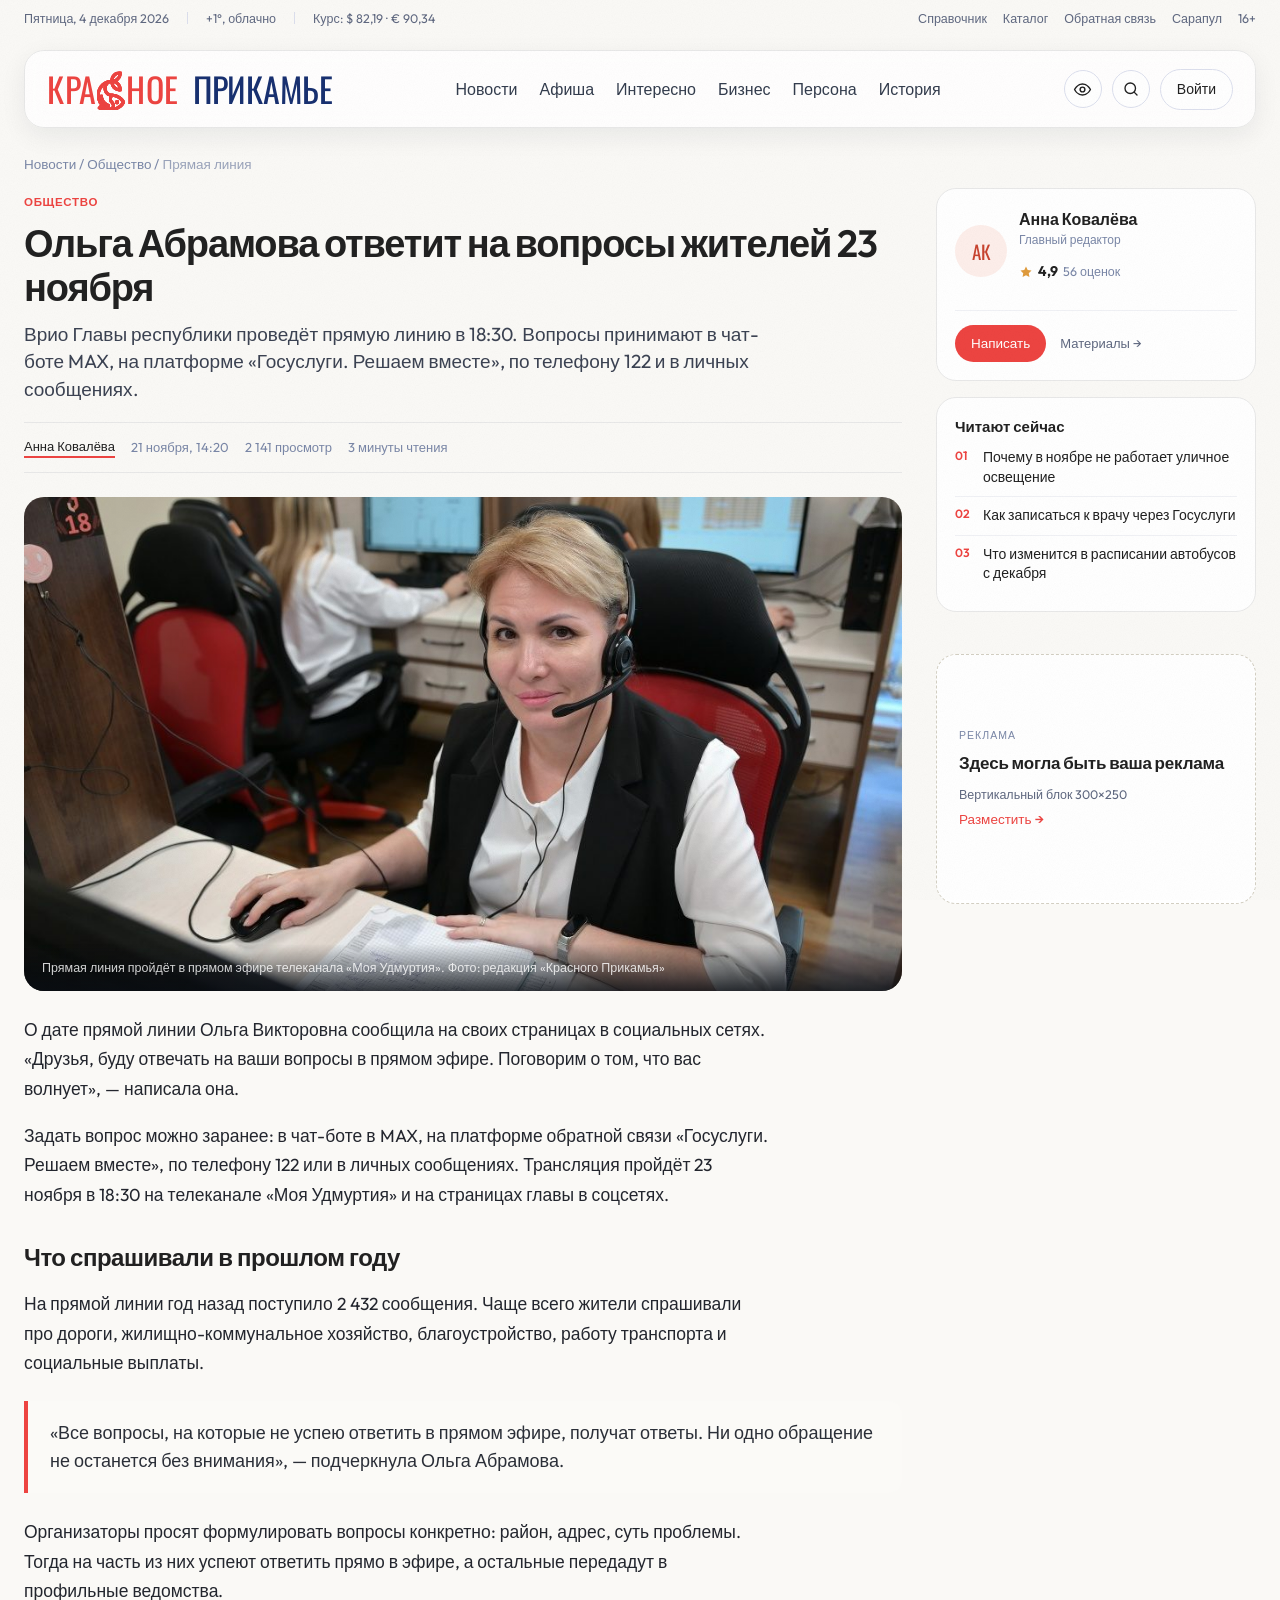
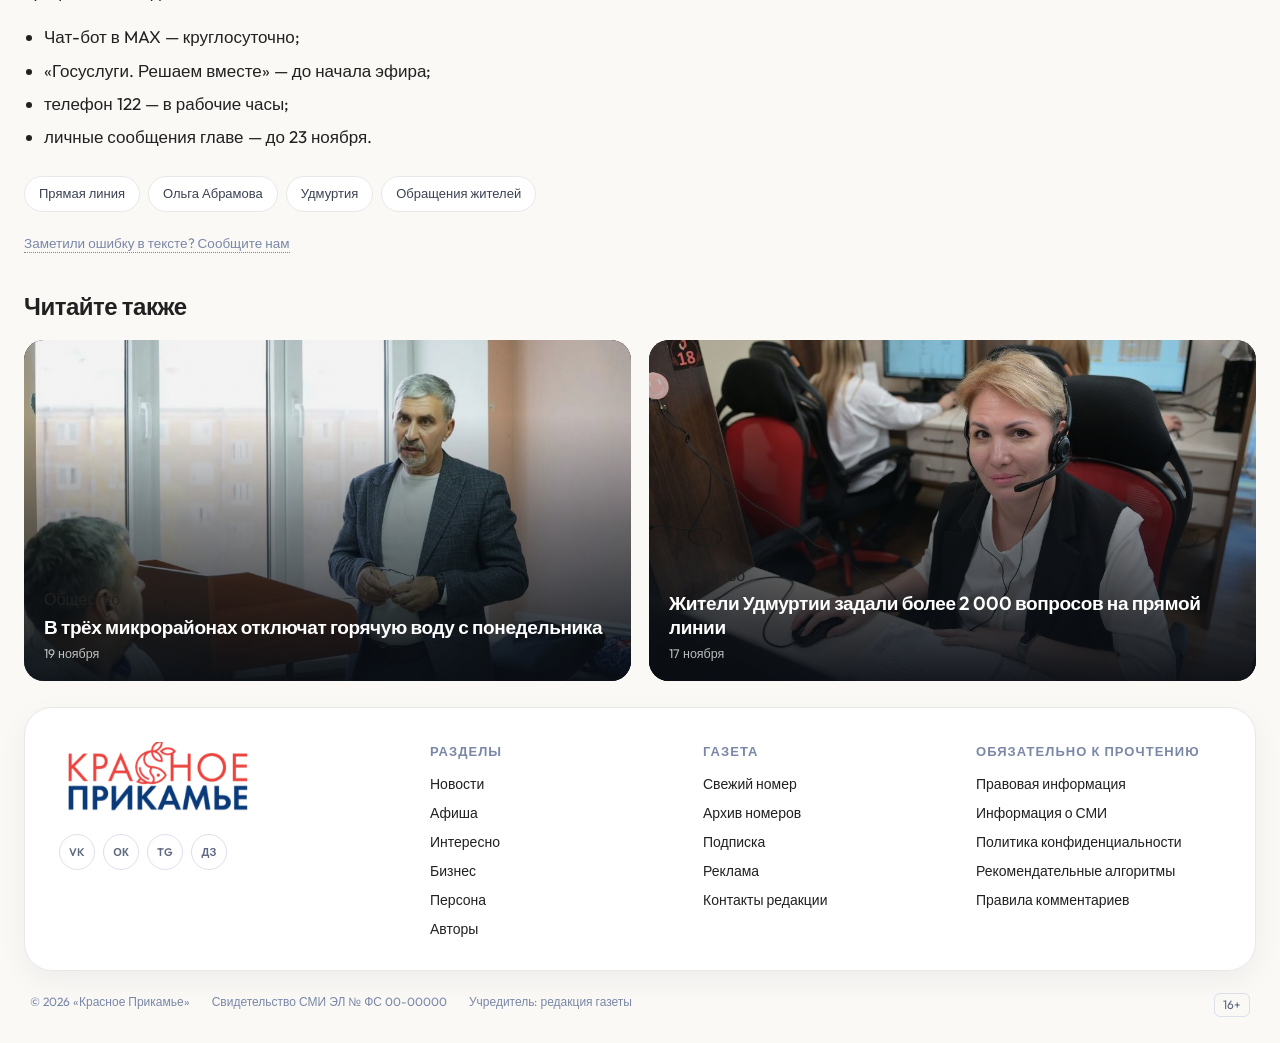
<file: article.html>
<!DOCTYPE html>
<html lang="ru">
<head>
<meta charset="utf-8">
<meta name="viewport" content="width=device-width, initial-scale=1">
<title>Ольга Абрамова ответит на вопросы жителей — Красное Прикамье</title>
<link rel="icon" href="assets/favicon-32.png" sizes="32x32" type="image/png">
<link rel="icon" href="assets/favicon.png" sizes="512x512" type="image/png">
<link rel="apple-touch-icon" href="assets/favicon-180.png">
<link rel="preconnect" href="https://fonts.googleapis.com">
<link rel="preconnect" href="https://fonts.gstatic.com" crossorigin>
<link href="https://fonts.googleapis.com/css2?family=Outfit:wght@400;500;600;700&family=Oswald:wght@300;400;500;600&display=swap" rel="stylesheet">
<style>
  :root{
    --bg:#faf9f6;
    --ink:#212121;
    --muted:#5f6880;
    --muted-2:#7a87a7;
    --line:#dcdfed;
    --edge:#e8e8e8;
    --accent:#ed4441;
    --r:20px;
    --wrap:1280px;
  }
  *{box-sizing:border-box}
  body{
    margin:0;background:var(--bg);color:var(--ink);font:16px/1.5 Outfit,-apple-system,BlinkMacSystemFont,"Helvetica Neue",Arial,sans-serif;
    -webkit-font-smoothing:antialiased;
  }
  body::after{
    content:"";position:fixed;inset:0;pointer-events:none;z-index:60;opacity:.055;mix-blend-mode:multiply;
    background-image:url("data:image/svg+xml,%3Csvg xmlns='http://www.w3.org/2000/svg' width='180' height='180'%3E%3Cfilter id='n'%3E%3CfeTurbulence type='fractalNoise' baseFrequency='.9' numOctaves='4' stitchTiles='stitch'/%3E%3CfeColorMatrix type='saturate' values='0'/%3E%3C/filter%3E%3Crect width='180' height='180' filter='url(%23n)'/%3E%3C/svg%3E");
    background-size:180px 180px;
  }
  a{color:inherit;text-decoration:none}
  .wrap{width:min(var(--wrap),calc(100% - 48px));margin-inline:auto}
  @media(max-width:640px){.wrap{width:calc(100% - 32px)}}

  /* ---------- шапка ---------- */
  .topline{
    background:var(--bg);
    font-size:12.5px;color:var(--muted);
  }
  .topline .wrap{display:flex;align-items:center;gap:18px;min-height:36px}
  .topline .sep{width:1px;height:12px;background:var(--line)}
  .topline .right{margin-left:auto;display:flex;gap:16px}
  .topline .svc{color:var(--muted)}
  .topline .svc:hover{color:var(--accent)}
  @media(max-width:1100px){.topline .svc{display:none}}
  @media(max-width:640px){
    .topline .wrap{gap:12px;font-size:11.5px}
    .topline .cur{display:none}
    .topline .cur-sep{display:none}
    .topline .right span:not(.keep){display:none}
  }

  header{
    position:sticky;top:14px;z-index:40;
    width:min(var(--wrap),calc(100% - 48px));margin:14px auto 18px;
    background:rgba(255,255,255,.86);
    -webkit-backdrop-filter:blur(8px) saturate(1.1);
    backdrop-filter:blur(8px) saturate(1.1);
    border:1px solid var(--edge);border-radius:20px;
    box-shadow:0 8px 26px rgba(20,25,40,.07)
  }
  @supports not ((backdrop-filter:blur(1px)) or (-webkit-backdrop-filter:blur(1px))){
    header{background:#fff}
  }
  header .wrap{width:auto;padding:0 22px;margin:0}
  @media(max-width:640px){
    header{width:calc(100% - 24px);top:8px;margin:10px auto 14px;border-radius:16px}
    header .wrap{padding:0 14px}
  }
  .nav{display:grid;grid-template-columns:auto 1fr auto;align-items:center;gap:24px;height:76px}
  .logo{display:inline-flex;align-items:center;white-space:nowrap;text-transform:uppercase;
    font-family:'Oswald',-apple-system,sans-serif;font-size:34px;line-height:1}
  .logo .red{color:var(--accent);font-weight:400;letter-spacing:.02em}
  .logo .fish{height:1.12em;width:auto;vertical-align:center;transform:translateY(.07em);
    margin:0 .02em;
    filter:drop-shadow(.3px 0 0 var(--accent)) drop-shadow(-.3px 0 0 var(--accent)) drop-shadow(0 .3px 0 var(--accent)) drop-shadow(0 -.3px 0 var(--accent))}
  .logo .navy{color:#183070;font-weight:400;letter-spacing:-.005em;display:inline-block;margin-left:.4em}
  .logo:hover{opacity:.88}
  @media(max-width:760px){.logo{font-size:22px}}
  .menu{display:flex;gap:22px;justify-content:center;padding:0 24px;margin-left:0;font-size:16px;color:#333c4d;font-weight:400}
  .menu a:hover{color:var(--accent)}
  .nav-actions{display:flex;align-items:center;gap:10px}
  .iconbtn{width:38px;height:38px;border-radius:50%;display:grid;place-items:center;
    border:1px solid var(--line);background:#fff;color:var(--ink);cursor:pointer}
  .iconbtn:hover{border-color:var(--accent);color:var(--accent)}
  .btn{display:inline-flex;align-items:center;gap:8px;border-radius:999px;padding:10px 18px;
    font-size:14px;font-weight:500;background:var(--accent);color:#fff}
  .btn:hover{filter:brightness(1.06)}
  .btn-login{display:inline-flex;align-items:center;border-radius:999px;padding:9px 16px;
    font-size:14px;font-weight:500;color:var(--ink);border:1px solid var(--line);background:#fff}
  .btn-login:hover{border-color:var(--accent);color:var(--accent)}
  @media(max-width:520px){.btn-login{display:none}}
  .burger{display:none}
  @media(max-width:1080px){
    .menu{display:none}
    .nav{grid-template-columns:1fr auto 1fr;gap:12px}
    .logo{justify-self:center}
    .burger{justify-self:start}
    .nav-actions{justify-self:end}
    .burger{display:grid}
  }


  h1{margin:34px 0 8px;font-size:38px;line-height:1.15;letter-spacing:-.03em;font-weight:600}
  @media(max-width:640px){h1{font-size:28px}}
  .lead{color:var(--muted);font-size:16.5px;margin:0 0 22px;max-width:70ch}

  .search{display:flex;gap:10px;margin:0 0 30px}
  .search input{
    flex:1;height:48px;border:1px solid var(--edge);border-radius:14px;background:#fff;padding:0 16px;
    font:inherit;font-size:15px;color:var(--ink)
  }
  .search input:focus{outline:none;border-color:var(--accent)}
  .search button{
    height:48px;padding:0 22px;border:0;border-radius:999px;background:var(--accent);color:#fff;
    font:inherit;font-size:15px;font-weight:500;cursor:pointer
  }

  .grid{display:grid;grid-template-columns:1.1fr .9fr;gap:20px;align-items:start}
  @media(max-width:980px){.grid{grid-template-columns:1fr}}
  .card{background:#fff;border:1px solid var(--edge);border-radius:var(--r);padding:22px 24px}
  .card + .card{margin-top:16px}
  .card h2{margin:0 0 4px;font-size:21px;letter-spacing:-.02em;font-weight:600}
  .card .sub{font-size:13px;color:var(--muted-2);margin:0 0 14px}
  .rows{list-style:none;margin:0;padding:0}
  .rows li{display:flex;justify-content:space-between;gap:16px;padding:13px 0;border-top:1px solid #eef0f5;font-size:15px}
  .rows li:first-child{border-top:0;padding-top:0}
  .rows b{font-weight:500}
  .rows small{display:block;color:var(--muted-2);font-size:12.5px;margin-top:2px}
  .rows .val{white-space:nowrap;color:var(--muted)}
  .rows .val a{color:var(--ink);font-weight:500}
  .rows .val a:hover{color:var(--accent)}

  .emergency li{padding:14px 0}
  .emergency .num{font-size:20px;font-weight:600;letter-spacing:-.01em;color:var(--accent);white-space:nowrap}

  .slink{display:flex;align-items:center;gap:12px;padding:13px 0;border-top:1px solid #eef0f5;font-size:15px}
  .slink:first-child{border-top:0}
  .slink:hover{color:var(--accent)}
  .slink .arr{margin-left:auto;color:var(--muted-2)}

  .note{margin:26px 0 0;font-size:12.5px;color:var(--muted-2);max-width:80ch}

  .ad{display:flex;align-items:center;gap:18px;border:1px dashed #d3cfc2;border-radius:var(--r);
    background:#fbfaf5;padding:18px 22px;min-height:112px;margin-top:26px}
  .ad:hover{border-color:var(--accent);background:#fdfaf6}
  .ad .ad-tag{font-size:10.5px;letter-spacing:.1em;text-transform:uppercase;color:var(--muted-2);white-space:nowrap}
  .ad b{display:block;font-size:17px;font-weight:600;letter-spacing:-.01em}
  .ad small{display:block;font-size:12.5px;color:var(--muted);margin-top:3px}
  .ad .ad-cta{margin-left:auto;font-size:13.5px;font-weight:500;color:var(--accent);white-space:nowrap}
  .ad-square{width:300px;height:300px;flex-direction:column;align-items:flex-start;justify-content:center;gap:8px;margin-top:16px}
  @media(max-width:640px){.ad{flex-wrap:wrap;gap:10px}.ad .ad-cta{margin-left:0}.ad b{font-size:16px}}
  @media(max-width:640px){.ad-square{width:100%;height:auto}}


  .crumbs{margin:26px 0 14px;font-size:13.5px;color:var(--muted-2)}
  .crumbs a:hover{color:var(--accent)}
  .crumbs span:last-child{color:var(--muted-2);opacity:.75}

  .art-grid{display:grid;grid-template-columns:minmax(0,1fr) 320px;gap:34px;align-items:start}
  @media(max-width:980px){.art-grid{grid-template-columns:1fr}}

  .art .kicker{font-size:11.5px;font-weight:600;letter-spacing:.06em;text-transform:uppercase;color:var(--accent)}
  .art h1{margin:10px 0 12px;font-size:38px;line-height:1.14;letter-spacing:-.03em;font-weight:600}
  @media(max-width:700px){.art h1{font-size:27px}}
  .art .sub{margin:0 0 18px;font-size:19px;line-height:1.45;color:#3b4252;max-width:62ch}
  @media(max-width:700px){.art .sub{font-size:16.5px}}

  .ameta{display:flex;flex-wrap:wrap;gap:8px 16px;align-items:center;padding:14px 0;border-top:1px solid var(--edge);border-bottom:1px solid var(--edge);font-size:13px;color:var(--muted-2)}
  .ameta .by{color:var(--ink);font-weight:500;border-bottom:2px solid var(--accent)}
  .ameta .by:hover{color:var(--accent)}

  .art figure{margin:24px 0;position:relative;aspect-ratio:16/9;border-radius:20px;overflow:hidden;background:#e9e6df}
  .art figure img{position:absolute;inset:0;width:100%;height:100%;object-fit:cover}
  .art figcaption{position:absolute;left:0;right:0;bottom:0;padding:14px 18px;font-size:12.5px;color:rgba(255,255,255,.82);
    background:linear-gradient(to top,rgba(10,14,20,.82),transparent);z-index:2}

  .art p{margin:0 0 18px;font-size:17.5px;line-height:1.68;color:#23262e;max-width:68ch}
  .art h2{margin:30px 0 14px;font-size:24px;letter-spacing:-.02em}
  .art blockquote{margin:24px 0;padding:18px 22px;border-left:4px solid var(--accent);background:#fbfaf7;
    border-radius:0 14px 14px 0;font-size:18px;line-height:1.55;color:#2b2f38}
  .art ul{margin:0 0 20px;padding-left:20px;max-width:64ch}
  .art li{margin:6px 0;font-size:17px;line-height:1.6}

  .tags{display:flex;flex-wrap:wrap;gap:8px;margin:26px 0 18px}
  .tags a{padding:7px 14px;border-radius:999px;border:1px solid var(--edge);background:#fff;font-size:13px;color:#3b4252}
  .tags a:hover{border-color:var(--accent);color:var(--accent)}
  .err{font-size:13.5px;color:var(--muted-2);border-bottom:1px dotted var(--muted-2)}
  .err:hover{color:var(--accent);border-color:var(--accent)}

  .aside{position:sticky;top:110px;display:flex;flex-direction:column;gap:16px}
  @media(max-width:980px){.aside{position:static}}
  .author-card{background:#fff;border:1px solid var(--edge);border-radius:20px;padding:18px;
    display:grid;grid-template-columns:auto 1fr;gap:12px;align-items:center}
  .author-card .ava{grid-row:span 3;width:52px;height:52px;border-radius:50%;background:#fdeeea;color:#c8432f;
    display:grid;place-items:center;font-family:'Oswald',sans-serif;font-size:19px}
  .author-card .name{font-size:16px;font-weight:600;display:block}
  .author-card .name:hover{color:var(--accent)}
  .author-card .role{font-size:12px;color:var(--muted-2)}
  .author-card .rating{display:flex;align-items:center;gap:5px;color:#e09b3c;font-size:12.5px}
  .author-card .rating b{color:var(--ink);font-size:14px}
  .author-card .rating span{color:var(--muted-2)}
  .author-card .acts{grid-column:1/-1;display:flex;align-items:center;gap:14px;margin-top:4px;
    padding-top:14px;border-top:1px solid #f0f1f5}
  .author-card .btn{padding:8px 16px;font-size:13.5px}
  .author-card .ghost{font-size:13px;color:var(--muted)}
  .author-card .ghost:hover{color:var(--accent)}

  .ad-vert{flex-direction:column;align-items:flex-start;justify-content:center;gap:6px;min-height:250px;
    background:#fff;border-style:dashed}
  .ad-vert .ad-cta{margin-left:0}

  .read-box{background:#fff;border:1px solid var(--edge);border-radius:20px;padding:18px}
  .read-box .cap{font-size:15px;font-weight:600;margin-bottom:10px}
  .read-box ol{margin:0;padding:0;list-style:none;counter-reset:r}
  .read-box li{counter-increment:r;display:flex;gap:10px;padding:9px 0;border-top:1px solid #f0f1f5;font-size:14px;line-height:1.4}
  .read-box li:first-child{border-top:0;padding-top:0}
  .read-box li::before{content:counter(r, decimal-leading-zero);font-size:12px;color:var(--accent);font-weight:600;min-width:18px}
  .read-box a:hover{color:var(--accent)}

  .sec{margin:34px 0 16px;font-size:24px;letter-spacing:-.02em}
  .feed{display:grid;grid-template-columns:repeat(12,minmax(0,1fr));gap:18px}
  .c6{grid-column:span 6}
  @media(max-width:860px){.c6{grid-column:span 12}}
  .ncard{position:relative;display:block;aspect-ratio:16/9;border-radius:20px;overflow:hidden;background:#0d1219}
  .ncard img{position:absolute;inset:0;width:100%;height:100%;object-fit:cover}
  .ncard::after{content:"";position:absolute;inset:0;background:linear-gradient(to top,rgba(10,14,20,.95) 0%,rgba(10,14,20,.5) 46%,rgba(10,14,20,.05) 78%)}
  .nbody{position:absolute;left:0;right:0;bottom:0;z-index:2;display:flex;flex-direction:column;gap:5px;padding:18px 20px}
  .nbody .headline{font-size:19px;line-height:1.24;letter-spacing:-.02em;font-weight:600;color:#fff}
  .nbody .when{font-size:12.5px;color:rgba(255,255,255,.72)}
  .ncard:hover .headline{text-decoration:underline}
</style>
<link rel="stylesheet" href="assets/a11y.css?v=3">
<link rel="stylesheet" href="assets/megamenu.css?v=9">
<link rel="stylesheet" href="assets/footer.css?v=6">
<link rel="stylesheet" href="assets/logo-effects.css?v=6">
<link rel="stylesheet" href="assets/mobile-menu.css?v=3">
</head>
<body>

<!-- верхняя служебная строка -->
<div class="topline">
  <div class="wrap">
    <span id="today">Суббота, 21 ноября 2026</span>
    <span class="sep"></span>
    <span>+1°, облачно</span>
    <span class="sep cur-sep"></span>
    <span class="cur">Курс: $ 82,19 · € 90,34</span>
    <div class="right">
      <a class="svc" href="spravochnik.html">Справочник</a>
      <a class="svc" href="katalog.html">Каталог</a>
      <a class="svc" href="#">Обратная связь</a>
      <span class="keep">Сарапул</span>
      <span>16+</span>
    </div>
  </div>
</div>

<header>
  <div class="wrap nav">
    <a class="logo" href="index.html" aria-label="Красное Прикамье — на главную">
      <span class="logo-mark"><span class="red">КРА</span><img class="fish" src="assets/fish-mark.svg?v=6" alt=""><span class="red">НОЕ</span></span><span class="navy">ПРИКАМЬЕ</span>
    </a>
    <nav class="menu">
      <div class="mega" id="mega">
        <button type="button" class="mega-trigger" id="megaTrigger" aria-expanded="false" aria-controls="megaPanel">Новости</button>
        <div class="mega-panel" id="megaPanel" hidden>
          <div class="mega-col">
            <a class="mega-link" href="news.html">
              <svg width="24" height="24" viewBox="0 0 24 24" fill="none" stroke="currentColor" stroke-width="1.6" stroke-linecap="round" stroke-linejoin="round" aria-hidden="true"><rect x="3" y="4" width="18" height="16" rx="2"/><path d="M7 8h7M7 12h7M7 16h7M17 8h1M17 12h1M17 16h1"/></svg>
              <span>Новости</span>
            </a>
            <a class="mega-link" href="#">
              <svg width="24" height="24" viewBox="0 0 24 24" fill="none" stroke="currentColor" stroke-width="1.6" stroke-linecap="round" stroke-linejoin="round" aria-hidden="true"><path d="M3 11v2a1 1 0 0 0 1 1h2l4 3V7L6 10H4a1 1 0 0 0-1 1z"/><path d="M14 9a5 5 0 0 1 0 6M17 6a9 9 0 0 1 0 12"/></svg>
              <span>Народные новости</span>
            </a>
            <a class="mega-link" href="#">
              <svg width="24" height="24" viewBox="0 0 24 24" fill="none" stroke="currentColor" stroke-width="1.6" stroke-linecap="round" stroke-linejoin="round" aria-hidden="true"><circle cx="12" cy="12" r="4"/><path d="M12 2v2M12 20v2M2 12h2M20 12h2M5 5l1.5 1.5M17.5 17.5 19 19M19 5l-1.5 1.5M6.5 17.5 5 19"/></svg>
              <span>Добрые новости</span>
            </a>
            <a class="mega-link" href="#">
              <svg width="24" height="24" viewBox="0 0 24 24" fill="none" stroke="currentColor" stroke-width="1.6" stroke-linecap="round" stroke-linejoin="round" aria-hidden="true"><path d="M21 12a8 8 0 1 1-3-6.2"/><path d="M21 4v5h-5"/><path d="M12 9v6M9 12h6"/></svg>
              <span>Добавить народную новость</span>
            </a>
          </div>
          <div class="mega-col">
            <div class="mega-cap">Рубрики</div>
            <ul class="mega-rubs">
              <li><a href="rubric.html">ДТП</a></li>
              <li><a href="rubric.html">Происшествия</a></li>
              <li><a href="rubric.html">Спорт</a></li>
              <li><a href="rubric.html">Культура</a></li>
              <li><a href="rubric.html">Образование</a></li>
              <li><a href="rubric.html">Общество</a></li>
            </ul>
          </div>
          <a class="mega-promo" href="#">
            <span class="ico">
              <svg width="40" height="40" viewBox="0 0 24 24" fill="none" stroke="currentColor" stroke-width="1.4" stroke-linecap="round" stroke-linejoin="round" aria-hidden="true"><path d="M4 6a2 2 0 0 1 2-2h12a2 2 0 0 1 2 2v9a2 2 0 0 1-2 2H9l-5 4V6z"/><path d="M8 9h8M8 12h5"/><path d="M17 14v4M15 16h4"/></svg>
            </span>
            <b>Добавить новость</b>
            <span>Расскажите другим о том, что происходит в городе</span>
          </a>
        </div>
      </div>

      <div class="mega" id="megaAfisha">
        <button type="button" class="mega-trigger" aria-expanded="false" aria-controls="megaAfishaPanel">Афиша</button>
        <div class="mega-panel" id="megaAfishaPanel" hidden>
          <div class="mega-col">
            <div class="mega-cap mega-cap-lg">Вся афиша нашего города</div>
            <ul class="mega-rubs">
              <li><a href="index.html#afisha">Фильмы</a></li>
              <li><a href="index.html#afisha">Спектакли</a></li>
              <li><a href="index.html#afisha">Концерты</a></li>
              <li><a href="index.html#afisha">Выставки</a></li>
              <li><a href="index.html#afisha">Вечеринки</a></li>
              <li><a href="index.html#afisha">События</a></li>
            </ul>
          </div>
          <div class="mega-col">
            <a class="mega-link" href="index.html#afisha">
              <svg width="24" height="24" viewBox="0 0 24 24" fill="none" stroke="currentColor" stroke-width="1.6" stroke-linecap="round" stroke-linejoin="round" aria-hidden="true"><circle cx="12" cy="12" r="9"/><path d="M8 12h.01M16 12h.01M9 16c1.8-1.4 4.2-1.4 6 0"/></svg>
              <span>Детская афиша</span>
            </a>
            <a class="mega-link" href="index.html#afisha">
              <svg width="24" height="24" viewBox="0 0 24 24" fill="none" stroke="currentColor" stroke-width="1.6" stroke-linecap="round" stroke-linejoin="round" aria-hidden="true"><path d="M3 6.5 9 4l6 2.5L21 4v13.5L15 20l-6-2.5L3 20V6.5z"/><path d="M9 4v13.5M15 6.5V20"/></svg>
              <span>Карта мероприятий</span>
            </a>
            <a class="mega-link" href="#">
              <svg width="24" height="24" viewBox="0 0 24 24" fill="none" stroke="currentColor" stroke-width="1.6" stroke-linecap="round" stroke-linejoin="round" aria-hidden="true"><path d="M3 6.5 9 4l6 2.5L21 4v13.5L15 20l-6-2.5L3 20V6.5z"/><path d="M15 8v6M12 11h6"/></svg>
              <span>Добавить событие</span><span class="mega-badge">бесплатно</span>
            </a>
          </div>
          <a class="mega-promo mega-promo--red" href="#">
            <span class="ico">
              <svg width="40" height="40" viewBox="0 0 24 24" fill="none" stroke="currentColor" stroke-width="1.4" stroke-linecap="round" stroke-linejoin="round" aria-hidden="true"><path d="M3 6.5 9 4l6 2.5L21 4v13.5L15 20l-6-2.5L3 20V6.5z"/><path d="M9 4v13.5M15 6.5V20"/><path d="M16 9v5M13.5 11.5h5"/></svg>
            </span>
            <b>Добавить событие</b>
            <span>Вы можете бесплатно добавить мероприятие в нашу афишу</span>
          </a>
        </div>
      </div>

      <div class="mega" id="megaInterest">
        <button type="button" class="mega-trigger" aria-expanded="false" aria-controls="megaInterestPanel">Интересно</button>
        <div class="mega-panel" id="megaInterestPanel" hidden>
          <div class="mega-col">
            <a class="mega-link" href="#">
              <svg width="24" height="24" viewBox="0 0 24 24" fill="none" stroke="currentColor" stroke-width="1.6" stroke-linecap="round" stroke-linejoin="round" aria-hidden="true"><path d="M4 20V10M10 20V4M16 20v-7M22 20V8"/></svg>
              <span>Опросы</span>
            </a>
            <a class="mega-link" href="#">
              <svg width="24" height="24" viewBox="0 0 24 24" fill="none" stroke="currentColor" stroke-width="1.6" stroke-linecap="round" stroke-linejoin="round" aria-hidden="true"><path d="M4 8h3l2-2h6l2 2h3v11H4z"/><circle cx="12" cy="13" r="3.4"/></svg>
              <span>Фотографии</span>
            </a>
            <a class="mega-link" href="#">
              <svg width="24" height="24" viewBox="0 0 24 24" fill="none" stroke="currentColor" stroke-width="1.6" stroke-linecap="round" stroke-linejoin="round" aria-hidden="true"><circle cx="12" cy="9" r="5"/><path d="M8.5 13.5 7 21l5-3 5 3-1.5-7.5"/></svg>
              <span>Конкурсы</span>
            </a>
            <a class="mega-link" href="#">
              <svg width="24" height="24" viewBox="0 0 24 24" fill="none" stroke="currentColor" stroke-width="1.6" stroke-linecap="round" stroke-linejoin="round" aria-hidden="true"><circle cx="12" cy="8" r="3.6"/><path d="M5 20c0-3.6 3.1-6.4 7-6.4s7 2.8 7 6.4"/></svg>
              <span>Персоны недели</span>
            </a>
            <a class="mega-link" href="authors.html">
              <svg width="24" height="24" viewBox="0 0 24 24" fill="none" stroke="currentColor" stroke-width="1.6" stroke-linecap="round" stroke-linejoin="round" aria-hidden="true"><path d="M20 4c-6 1-10.5 4.5-12.5 9.5L6 18l4.5-1.5C15.5 14.5 19 10 20 4z"/><path d="M6 18l-2 2"/></svg>
              <span>Авторы статей</span>
            </a>
          </div>
          <div class="mega-col">
            <a class="mega-link" href="#">
              <svg width="24" height="24" viewBox="0 0 24 24" fill="none" stroke="currentColor" stroke-width="1.6" stroke-linecap="round" stroke-linejoin="round" aria-hidden="true"><path d="M5 19 15 9l4 4L9 23z"/><path d="M14 6c1.5-1.5 3.5-1.5 5 0s1.5 3.5 0 5"/><path d="M8 16c-1.4.6-2.4 2-2.4 4 2 0 3.4-1 4-2.4"/></svg>
              <span>Факты</span>
            </a>
            <a class="mega-link" href="#">
              <svg width="24" height="24" viewBox="0 0 24 24" fill="none" stroke="currentColor" stroke-width="1.6" stroke-linecap="round" stroke-linejoin="round" aria-hidden="true"><path d="M12 3 2.5 20h19L12 3z"/><path d="M12 10v4M12 17h.01"/></svg>
              <span>Карта пробок</span>
            </a>
            <a class="mega-link" href="#">
              <svg width="24" height="24" viewBox="0 0 24 24" fill="none" stroke="currentColor" stroke-width="1.6" stroke-linecap="round" stroke-linejoin="round" aria-hidden="true"><path d="M7 15a4 4 0 0 1 .6-8A5.5 5.5 0 0 1 18 8.6 3.6 3.6 0 0 1 17.4 15z"/><path d="M8 19h.01M12 19h.01M16 19h.01"/></svg>
              <span>Погода</span>
            </a>
          </div>
          <a class="mega-promo mega-promo--green" href="#">
            <span class="ico">
              <svg width="42" height="42" viewBox="0 0 24 24" fill="none" stroke="currentColor" stroke-width="1.4" stroke-linecap="round" stroke-linejoin="round" aria-hidden="true"><path d="M4 20V11M10 20V5M16 20v-6M22 20V8"/><path d="M3 20h19"/></svg>
            </span>
            <b>Опросы</b>
            <span>Участвуйте и сравнивайте своё мнение с другими горожанами</span>
          </a>
        </div>
      </div>
      <a href="#">Бизнес</a>
      <a href="#">Персона</a>
      <a href="#">История</a>
    </nav>
    <div class="nav-actions">
      <button class="iconbtn burger" id="burger" aria-label="Открыть меню">
        <svg width="18" height="18" viewBox="0 0 24 24" fill="none" stroke="currentColor" stroke-width="1.8" stroke-linecap="round"><path d="M4 7h16M4 12h16M4 17h16"/></svg>
      </button>
      <button class="iconbtn" aria-label="Поиск">
        <svg width="18" height="18" viewBox="0 0 24 24" fill="none" stroke="currentColor" stroke-width="1.8" stroke-linecap="round"><circle cx="11" cy="11" r="7"/><path d="m20 20-3.5-3.5"/></svg>
      </button>
      <a class="btn-login" href="#">Войти</a>
    </div>
  </div>
</header>

<main class="wrap">
  <nav class="crumbs"><a href="news.html">Новости</a> <span>/</span> <a href="rubric.html">Общество</a> <span>/</span> <span>Прямая линия</span></nav>

  <div class="art-grid">
    <article class="art">
      <span class="kicker">Общество</span>
      <h1>Ольга Абрамова ответит на вопросы жителей 23 ноября</h1>
      <p class="sub">Врио Главы республики проведёт прямую линию в 18:30. Вопросы принимают в чат-боте MAX, на платформе «Госуслуги. Решаем вместе», по телефону 122 и в личных сообщениях.</p>

      <div class="ameta">
        <a class="by" href="author.html">Анна Ковалёва</a>
        <span>21 ноября, 14:20</span>
        <span>2 141 просмотр</span>
        <span>3 минуты чтения</span>
      </div>

      <figure>
        <img src="assets/photos/card-operator.jpg" alt="">
        <figcaption>Прямая линия пройдёт в прямом эфире телеканала «Моя Удмуртия». Фото: редакция «Красного Прикамья»</figcaption>
      </figure>

      <p>О дате прямой линии Ольга Викторовна сообщила на своих страницах в социальных сетях. «Друзья, буду отвечать на ваши вопросы в прямом эфире. Поговорим о том, что вас волнует», — написала она.</p>

      <p>Задать вопрос можно заранее: в чат-боте в MAX, на платформе обратной связи «Госуслуги. Решаем вместе», по телефону 122 или в личных сообщениях. Трансляция пройдёт 23 ноября в 18:30 на телеканале «Моя Удмуртия» и на страницах главы в соцсетях.</p>

      <h2>Что спрашивали в прошлом году</h2>

      <p>На прямой линии год назад поступило 2 432 сообщения. Чаще всего жители спрашивали про дороги, жилищно-коммунальное хозяйство, благоустройство, работу транспорта и социальные выплаты.</p>

      <blockquote>«Все вопросы, на которые не успею ответить в прямом эфире, получат ответы. Ни одно обращение не останется без внимания», — подчеркнула Ольга Абрамова.</blockquote>

      <p>Организаторы просят формулировать вопросы конкретно: район, адрес, суть проблемы. Тогда на часть из них успеют ответить прямо в эфире, а остальные передадут в профильные ведомства.</p>

      <ul>
        <li>Чат-бот в MAX — круглосуточно;</li>
        <li>«Госуслуги. Решаем вместе» — до начала эфира;</li>
        <li>телефон 122 — в рабочие часы;</li>
        <li>личные сообщения главе — до 23 ноября.</li>
      </ul>

      <div class="tags">
        <a href="#">Прямая линия</a>
        <a href="#">Ольга Абрамова</a>
        <a href="#">Удмуртия</a>
        <a href="#">Обращения жителей</a>
      </div>

      <a class="err" href="#">Заметили ошибку в тексте? Сообщите нам</a>
    </article>

    <aside class="aside">
      <div class="author-card">
        <a class="ava" href="author.html">АК</a>
        <div class="who">
          <a class="name" href="author.html">Анна Ковалёва</a>
          <div class="role">Главный редактор</div>
        </div>
        <div class="rating">
          <svg width="14" height="14" viewBox="0 0 24 24" fill="currentColor" aria-hidden="true"><path d="M12 2.5l2.9 6.1 6.6.9-4.8 4.6 1.2 6.6L12 17.6 6.1 20.7l1.2-6.6L2.5 9.5l6.6-.9L12 2.5z"/></svg>
          <b>4,9</b><span>56 оценок</span>
        </div>
        <div class="acts">
          <a class="btn" href="#">Написать</a>
          <a class="ghost" href="author.html">Материалы →</a>
        </div>
      </div>

      <div class="read-box">
        <div class="cap">Читают сейчас</div>
        <ol>
          <li><a href="article.html">Почему в ноябре не работает уличное освещение</a></li>
          <li><a href="article.html">Как записаться к врачу через Госуслуги</a></li>
          <li><a href="article.html">Что изменится в расписании автобусов с декабря</a></li>
        </ol>
      </div>

      <a class="ad ad-vert" href="#">
        <span class="ad-tag">Реклама</span>
        <b>Здесь могла быть ваша реклама</b>
        <small>Вертикальный блок 300×250</small>
        <span class="ad-cta">Разместить →</span>
      </a>
    </aside>
  </div>

  <h2 class="sec">Читайте также</h2>
  <div class="feed">
    <a class="ncard c6" href="article.html">
      <img src="assets/photos/card-speaker.jpg" alt="">
      <span class="nbody"><span class="kicker">Общество</span><span class="headline">В трёх микрорайонах отключат горячую воду с понедельника</span><span class="when">19 ноября</span></span>
    </a>
    <a class="ncard c6" href="article.html">
      <img src="assets/photos/card-operator.jpg" alt="">
      <span class="nbody"><span class="kicker">Общество</span><span class="headline">Жители Удмуртии задали более 2 000 вопросов на прямой линии</span><span class="when">17 ноября</span></span>
    </a>
  </div>
</main>

<footer id="site-footer"></footer>

<script src="assets/a11y.js?v=3"></script>
<script src="assets/megamenu.js?v=3"></script>
<script src="assets/footer.js?v=4"></script>
<script src="assets/logo-effects.js?v=3"></script>
<script src="assets/mobile-menu.js?v=2"></script>
<script src="assets/today.js?v=1"></script>
</body>
</html>
</file>
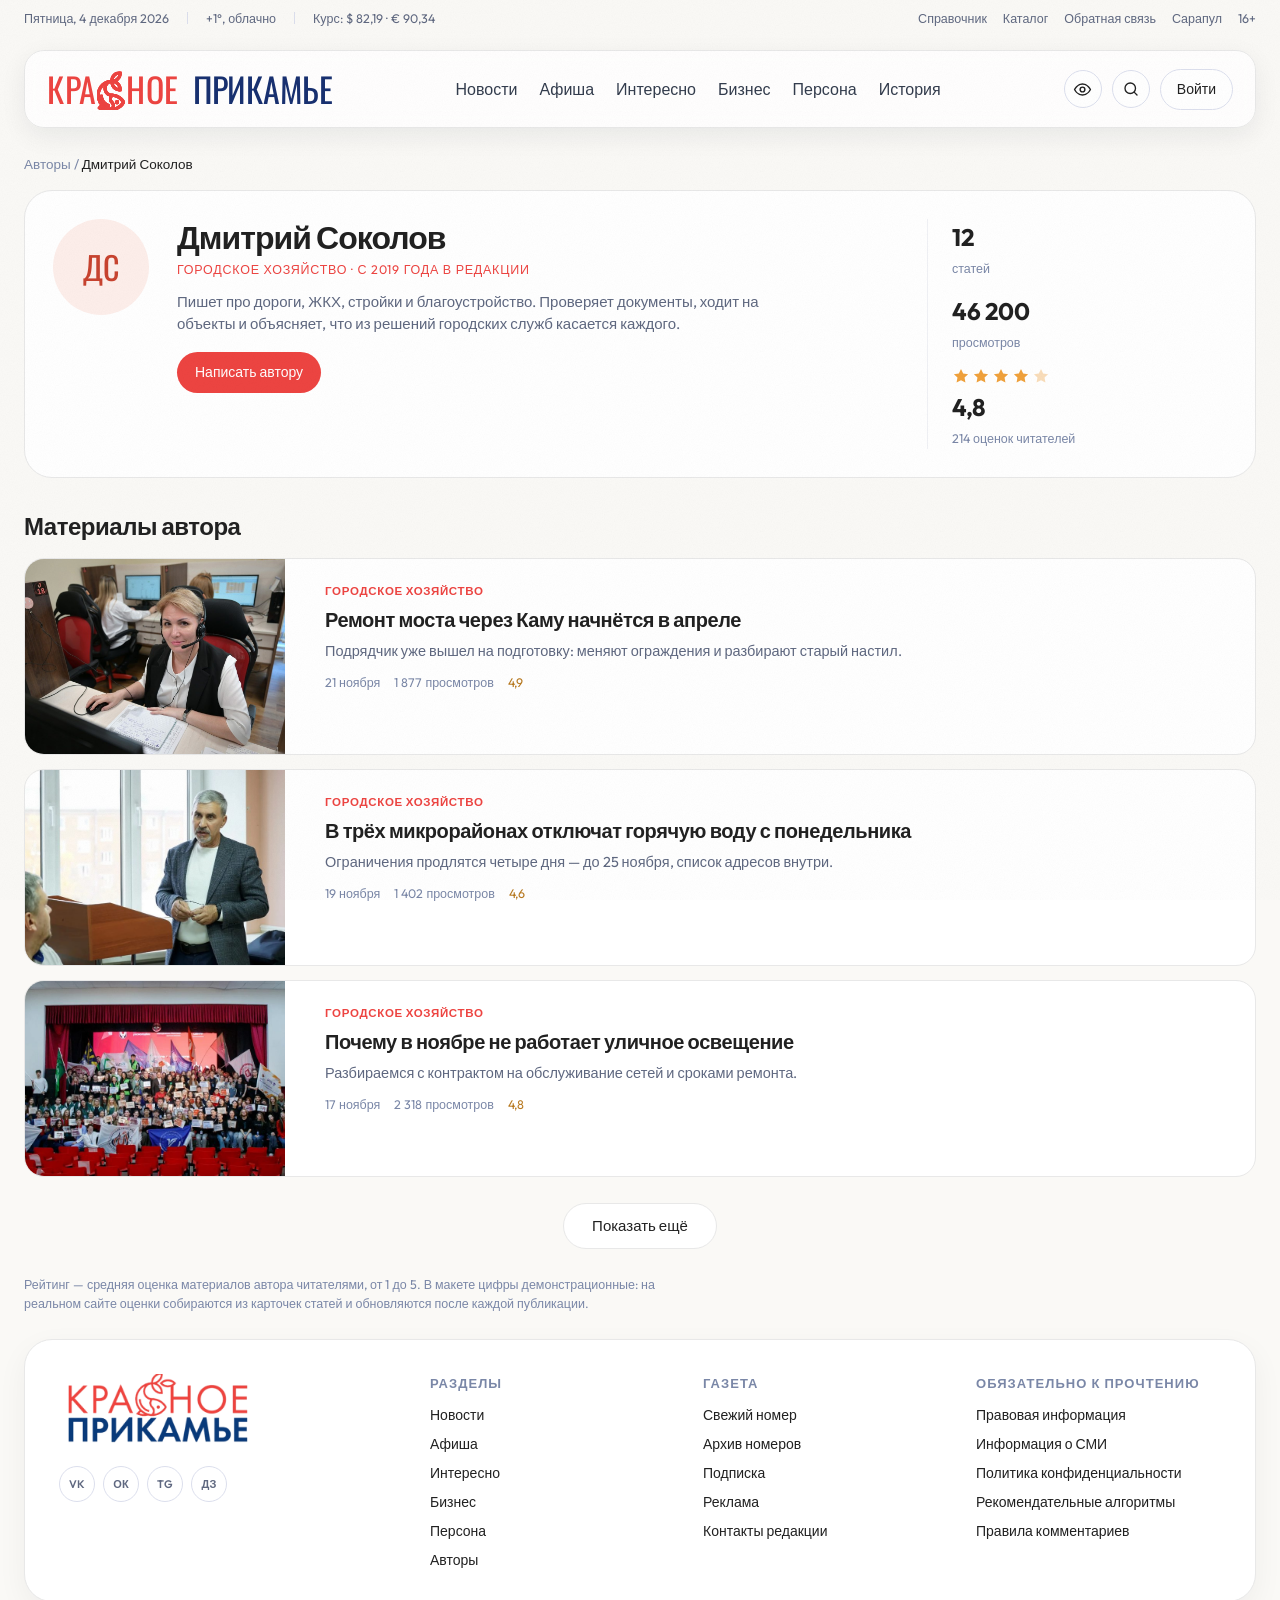
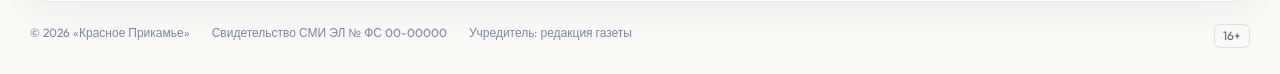
<file: author.html>
<!DOCTYPE html>
<html lang="ru">
<head>
<meta charset="utf-8">
<meta name="viewport" content="width=device-width, initial-scale=1">
<title>Дмитрий Соколов — авторы «Красного Прикамья»</title>
<link rel="icon" href="assets/favicon-32.png" sizes="32x32" type="image/png">
<link rel="icon" href="assets/favicon.png" sizes="512x512" type="image/png">
<link rel="apple-touch-icon" href="assets/favicon-180.png">
<link rel="preconnect" href="https://fonts.googleapis.com">
<link rel="preconnect" href="https://fonts.gstatic.com" crossorigin>
<link href="https://fonts.googleapis.com/css2?family=Outfit:wght@400;500;600;700&family=Oswald:wght@300;400;500;600&display=swap" rel="stylesheet">
<style>
  :root{
    --bg:#faf9f6;
    --ink:#212121;
    --muted:#5f6880;
    --muted-2:#7a87a7;
    --line:#dcdfed;
    --edge:#e8e8e8;
    --accent:#ed4441;
    --r:20px;
    --wrap:1280px;
  }
  *{box-sizing:border-box}
  body{
    margin:0;background:var(--bg);color:var(--ink);font:16px/1.5 Outfit,-apple-system,BlinkMacSystemFont,"Helvetica Neue",Arial,sans-serif;
    -webkit-font-smoothing:antialiased;
  }
  body::after{
    content:"";position:fixed;inset:0;pointer-events:none;z-index:60;opacity:.055;mix-blend-mode:multiply;
    background-image:url("data:image/svg+xml,%3Csvg xmlns='http://www.w3.org/2000/svg' width='180' height='180'%3E%3Cfilter id='n'%3E%3CfeTurbulence type='fractalNoise' baseFrequency='.9' numOctaves='4' stitchTiles='stitch'/%3E%3CfeColorMatrix type='saturate' values='0'/%3E%3C/filter%3E%3Crect width='180' height='180' filter='url(%23n)'/%3E%3C/svg%3E");
    background-size:180px 180px;
  }
  a{color:inherit;text-decoration:none}
  .wrap{width:min(var(--wrap),calc(100% - 48px));margin-inline:auto}
  @media(max-width:640px){.wrap{width:calc(100% - 32px)}}

  /* ---------- шапка ---------- */
  .topline{
    background:var(--bg);
    font-size:12.5px;color:var(--muted);
  }
  .topline .wrap{display:flex;align-items:center;gap:18px;min-height:36px}
  .topline .sep{width:1px;height:12px;background:var(--line)}
  .topline .right{margin-left:auto;display:flex;gap:16px}
  .topline .svc{color:var(--muted)}
  .topline .svc:hover{color:var(--accent)}
  @media(max-width:1100px){.topline .svc{display:none}}
  @media(max-width:640px){
    .topline .wrap{gap:12px;font-size:11.5px}
    .topline .cur{display:none}
    .topline .cur-sep{display:none}
    .topline .right span:not(.keep){display:none}
  }

  header{
    position:sticky;top:14px;z-index:40;
    width:min(var(--wrap),calc(100% - 48px));margin:14px auto 18px;
    background:rgba(255,255,255,.86);
    -webkit-backdrop-filter:blur(8px) saturate(1.1);
    backdrop-filter:blur(8px) saturate(1.1);
    border:1px solid var(--edge);border-radius:20px;
    box-shadow:0 8px 26px rgba(20,25,40,.07)
  }
  @supports not ((backdrop-filter:blur(1px)) or (-webkit-backdrop-filter:blur(1px))){
    header{background:#fff}
  }
  header .wrap{width:auto;padding:0 22px;margin:0}
  @media(max-width:640px){
    header{width:calc(100% - 24px);top:8px;margin:10px auto 14px;border-radius:16px}
    header .wrap{padding:0 14px}
  }
  .nav{display:grid;grid-template-columns:auto 1fr auto;align-items:center;gap:24px;height:76px}
  .logo{display:inline-flex;align-items:center;white-space:nowrap;text-transform:uppercase;
    font-family:'Oswald',-apple-system,sans-serif;font-size:34px;line-height:1}
  .logo .red{color:var(--accent);font-weight:400;letter-spacing:.02em}
  .logo .fish{height:1.12em;width:auto;vertical-align:center;transform:translateY(.07em);
    margin:0 .02em;
    filter:drop-shadow(.3px 0 0 var(--accent)) drop-shadow(-.3px 0 0 var(--accent)) drop-shadow(0 .3px 0 var(--accent)) drop-shadow(0 -.3px 0 var(--accent))}
  .logo .navy{color:#183070;font-weight:400;letter-spacing:-.005em;display:inline-block;margin-left:.4em}
  .logo:hover{opacity:.88}
  @media(max-width:760px){.logo{font-size:22px}}
  .menu{display:flex;gap:22px;justify-content:center;padding:0 24px;margin-left:0;font-size:16px;color:#333c4d;font-weight:400}
  .menu a:hover{color:var(--accent)}
  .nav-actions{display:flex;align-items:center;gap:10px}
  .iconbtn{width:38px;height:38px;border-radius:50%;display:grid;place-items:center;
    border:1px solid var(--line);background:#fff;color:var(--ink);cursor:pointer}
  .iconbtn:hover{border-color:var(--accent);color:var(--accent)}
  .btn{display:inline-flex;align-items:center;gap:8px;border-radius:999px;padding:10px 18px;
    font-size:14px;font-weight:500;background:var(--accent);color:#fff}
  .btn:hover{filter:brightness(1.06)}
  .btn-login{display:inline-flex;align-items:center;border-radius:999px;padding:9px 16px;
    font-size:14px;font-weight:500;color:var(--ink);border:1px solid var(--line);background:#fff}
  .btn-login:hover{border-color:var(--accent);color:var(--accent)}
  @media(max-width:520px){.btn-login{display:none}}
  .burger{display:none}
  @media(max-width:1080px){
    .menu{display:none}
    .nav{grid-template-columns:1fr auto 1fr;gap:12px}
    .logo{justify-self:center}
    .burger{justify-self:start}
    .nav-actions{justify-self:end}
    .burger{display:grid}
  }


  h1{margin:34px 0 8px;font-size:38px;line-height:1.15;letter-spacing:-.03em;font-weight:600}
  @media(max-width:640px){h1{font-size:28px}}
  .lead{color:var(--muted);font-size:16.5px;margin:0 0 22px;max-width:70ch}

  .search{display:flex;gap:10px;margin:0 0 30px}
  .search input{
    flex:1;height:48px;border:1px solid var(--edge);border-radius:14px;background:#fff;padding:0 16px;
    font:inherit;font-size:15px;color:var(--ink)
  }
  .search input:focus{outline:none;border-color:var(--accent)}
  .search button{
    height:48px;padding:0 22px;border:0;border-radius:999px;background:var(--accent);color:#fff;
    font:inherit;font-size:15px;font-weight:500;cursor:pointer
  }

  .grid{display:grid;grid-template-columns:1.1fr .9fr;gap:20px;align-items:start}
  @media(max-width:980px){.grid{grid-template-columns:1fr}}
  .card{background:#fff;border:1px solid var(--edge);border-radius:var(--r);padding:22px 24px}
  .card + .card{margin-top:16px}
  .card h2{margin:0 0 4px;font-size:21px;letter-spacing:-.02em;font-weight:600}
  .card .sub{font-size:13px;color:var(--muted-2);margin:0 0 14px}
  .rows{list-style:none;margin:0;padding:0}
  .rows li{display:flex;justify-content:space-between;gap:16px;padding:13px 0;border-top:1px solid #eef0f5;font-size:15px}
  .rows li:first-child{border-top:0;padding-top:0}
  .rows b{font-weight:500}
  .rows small{display:block;color:var(--muted-2);font-size:12.5px;margin-top:2px}
  .rows .val{white-space:nowrap;color:var(--muted)}
  .rows .val a{color:var(--ink);font-weight:500}
  .rows .val a:hover{color:var(--accent)}

  .emergency li{padding:14px 0}
  .emergency .num{font-size:20px;font-weight:600;letter-spacing:-.01em;color:var(--accent);white-space:nowrap}

  .slink{display:flex;align-items:center;gap:12px;padding:13px 0;border-top:1px solid #eef0f5;font-size:15px}
  .slink:first-child{border-top:0}
  .slink:hover{color:var(--accent)}
  .slink .arr{margin-left:auto;color:var(--muted-2)}

  .note{margin:26px 0 0;font-size:12.5px;color:var(--muted-2);max-width:80ch}

  .ad{display:flex;align-items:center;gap:18px;border:1px dashed #d3cfc2;border-radius:var(--r);
    background:#fbfaf5;padding:18px 22px;min-height:112px;margin-top:26px}
  .ad:hover{border-color:var(--accent);background:#fdfaf6}
  .ad .ad-tag{font-size:10.5px;letter-spacing:.1em;text-transform:uppercase;color:var(--muted-2);white-space:nowrap}
  .ad b{display:block;font-size:17px;font-weight:600;letter-spacing:-.01em}
  .ad small{display:block;font-size:12.5px;color:var(--muted);margin-top:3px}
  .ad .ad-cta{margin-left:auto;font-size:13.5px;font-weight:500;color:var(--accent);white-space:nowrap}
  .ad-square{width:300px;height:300px;flex-direction:column;align-items:flex-start;justify-content:center;gap:8px;margin-top:16px}
  @media(max-width:640px){.ad{flex-wrap:wrap;gap:10px}.ad .ad-cta{margin-left:0}.ad b{font-size:16px}}
  @media(max-width:640px){.ad-square{width:100%;height:auto}}


  .crumbs{margin:26px 0 0;font-size:13.5px;color:var(--muted-2)}
  .crumbs a:hover{color:var(--accent)}
  .crumbs span:last-child{color:var(--ink)}

  .profile{display:grid;grid-template-columns:auto minmax(0,1fr) 300px;gap:28px;align-items:start;
    background:#fff;border:1px solid var(--edge);border-radius:28px;padding:28px;margin:16px 0 30px}
  @media(max-width:980px){.profile{grid-template-columns:auto minmax(0,1fr)}}
  @media(max-width:640px){.profile{grid-template-columns:1fr;padding:20px}}
  .profile .ava{width:96px;height:96px;border-radius:50%;background:#fdeeea;color:#c8432f;
    display:grid;place-items:center;font-family:'Oswald',sans-serif;font-size:32px}
  .profile h1{margin:0;font-size:32px;line-height:1.15;letter-spacing:-.03em}
  .profile .role{font-size:12.5px;color:var(--accent);text-transform:uppercase;letter-spacing:.06em;margin-top:4px}
  .profile p{margin:12px 0 16px;color:var(--muted);font-size:15px;line-height:1.5;max-width:60ch}
  .stats{display:flex;flex-direction:column;gap:14px;padding-left:24px;border-left:1px solid #f0f1f5}
  @media(max-width:980px){.stats{padding-left:0;border-left:0;flex-direction:row;flex-wrap:wrap;gap:24px}}
  .stat b{display:block;font-size:24px;letter-spacing:-.02em}
  .stat span{font-size:12.5px;color:var(--muted-2)}
  .stars{display:flex;gap:2px;color:#f0a13b;margin-bottom:4px}
  .stars .star:last-child{opacity:.35}

  .sec{margin:0 0 14px;font-size:24px;letter-spacing:-.02em}
  .posts{display:flex;flex-direction:column;gap:14px;margin-bottom:26px}
  .post-row{display:grid;grid-template-columns:260px minmax(0,1fr);gap:20px;background:#fff;
    border:1px solid var(--edge);border-radius:20px;overflow:hidden;transition:box-shadow .18s}
  .post-row:hover{box-shadow:0 10px 26px rgba(20,25,40,.09)}
  @media(max-width:700px){.post-row{grid-template-columns:1fr}.post-ph{aspect-ratio:16/9 !important}}
  .post-ph{position:relative;aspect-ratio:4/3;background:#e9e6df}
  .post-ph img{position:absolute;inset:0;width:100%;height:100%;object-fit:cover}
  .post-body{padding:18px 20px}
  .post-body h3{margin:6px 0 8px;font-size:20px;line-height:1.25;letter-spacing:-.02em;font-weight:600}
  .post-row:hover h3{color:var(--accent)}
  .post-body p{margin:0 0 12px;color:var(--muted);font-size:14.5px;line-height:1.45}
  .post-meta{display:flex;gap:14px;font-size:12.5px;color:var(--muted-2)}
  .post-meta .rate{color:#b8791f}
  .kicker{font-size:11.5px;font-weight:600;letter-spacing:.06em;text-transform:uppercase;color:var(--accent)}
  .more-wrap{display:flex;justify-content:center;margin:0 0 22px}
  .more-btn{height:46px;padding:0 28px;border-radius:999px;border:1px solid var(--edge);background:#fff;
    font:inherit;font-size:15px;font-weight:500;cursor:pointer;color:var(--ink)}
  .more-btn:hover{border-color:var(--accent);color:var(--accent)}
</style>
<link rel="stylesheet" href="assets/a11y.css">
<link rel="stylesheet" href="assets/megamenu.css">
<link rel="stylesheet" href="assets/footer.css?v=6">
<link rel="stylesheet" href="assets/logo-effects.css?v=6">
<link rel="stylesheet" href="assets/mobile-menu.css?v=3">
</head>
<body>

<!-- верхняя служебная строка -->
<div class="topline">
  <div class="wrap">
    <span id="today">Суббота, 21 ноября 2026</span>
    <span class="sep"></span>
    <span>+1°, облачно</span>
    <span class="sep cur-sep"></span>
    <span class="cur">Курс: $ 82,19 · € 90,34</span>
    <div class="right">
      <a class="svc" href="spravochnik.html">Справочник</a>
      <a class="svc" href="katalog.html">Каталог</a>
      <a class="svc" href="#">Обратная связь</a>
      <span class="keep">Сарапул</span>
      <span>16+</span>
    </div>
  </div>
</div>

<header>
  <div class="wrap nav">
    <a class="logo" href="index.html" aria-label="Красное Прикамье — на главную">
      <span class="logo-mark"><span class="red">КРА</span><img class="fish" src="assets/fish-mark.svg?v=6" alt=""><span class="red">НОЕ</span></span><span class="navy">ПРИКАМЬЕ</span>
    </a>
    <nav class="menu">
      <div class="mega" id="mega">
        <button type="button" class="mega-trigger" id="megaTrigger" aria-expanded="false" aria-controls="megaPanel">Новости</button>
        <div class="mega-panel" id="megaPanel" hidden>
          <div class="mega-col">
            <a class="mega-link" href="news.html">
              <svg width="24" height="24" viewBox="0 0 24 24" fill="none" stroke="currentColor" stroke-width="1.6" stroke-linecap="round" stroke-linejoin="round" aria-hidden="true"><rect x="3" y="4" width="18" height="16" rx="2"/><path d="M7 8h7M7 12h7M7 16h7M17 8h1M17 12h1M17 16h1"/></svg>
              <span>Новости</span>
            </a>
            <a class="mega-link" href="#">
              <svg width="24" height="24" viewBox="0 0 24 24" fill="none" stroke="currentColor" stroke-width="1.6" stroke-linecap="round" stroke-linejoin="round" aria-hidden="true"><path d="M3 11v2a1 1 0 0 0 1 1h2l4 3V7L6 10H4a1 1 0 0 0-1 1z"/><path d="M14 9a5 5 0 0 1 0 6M17 6a9 9 0 0 1 0 12"/></svg>
              <span>Народные новости</span>
            </a>
            <a class="mega-link" href="#">
              <svg width="24" height="24" viewBox="0 0 24 24" fill="none" stroke="currentColor" stroke-width="1.6" stroke-linecap="round" stroke-linejoin="round" aria-hidden="true"><circle cx="12" cy="12" r="4"/><path d="M12 2v2M12 20v2M2 12h2M20 12h2M5 5l1.5 1.5M17.5 17.5 19 19M19 5l-1.5 1.5M6.5 17.5 5 19"/></svg>
              <span>Добрые новости</span>
            </a>
            <a class="mega-link" href="#">
              <svg width="24" height="24" viewBox="0 0 24 24" fill="none" stroke="currentColor" stroke-width="1.6" stroke-linecap="round" stroke-linejoin="round" aria-hidden="true"><path d="M21 12a8 8 0 1 1-3-6.2"/><path d="M21 4v5h-5"/><path d="M12 9v6M9 12h6"/></svg>
              <span>Добавить народную новость</span>
            </a>
          </div>
          <div class="mega-col">
            <div class="mega-cap">Рубрики новостей</div>
            <ul class="mega-rubs">
              <li><a href="#">ДТП</a></li>
              <li><a href="#">Происшествия</a></li>
              <li><a href="#">Спорт</a></li>
              <li><a href="#">Культура</a></li>
              <li><a href="#">Образование</a></li>
              <li><a href="#">Общество</a></li>
            </ul>
          </div>
          <a class="mega-promo" href="#">
            <span class="ico">
              <svg width="40" height="40" viewBox="0 0 24 24" fill="none" stroke="currentColor" stroke-width="1.4" stroke-linecap="round" stroke-linejoin="round" aria-hidden="true"><path d="M4 6a2 2 0 0 1 2-2h12a2 2 0 0 1 2 2v9a2 2 0 0 1-2 2H9l-5 4V6z"/><path d="M8 9h8M8 12h5"/><path d="M17 14v4M15 16h4"/></svg>
            </span>
            <b>Добавить новость</b>
            <span>Расскажите другим о том, что происходит в городе</span>
          </a>
        </div>
      </div>

      <div class="mega" id="megaAfisha">
        <button type="button" class="mega-trigger" aria-expanded="false" aria-controls="megaAfishaPanel">Афиша</button>
        <div class="mega-panel" id="megaAfishaPanel" hidden>
          <div class="mega-col">
            <div class="mega-cap mega-cap-lg">Вся афиша нашего города</div>
            <ul class="mega-rubs">
              <li><a href="index.html#afisha">Фильмы</a></li>
              <li><a href="index.html#afisha">Спектакли</a></li>
              <li><a href="index.html#afisha">Концерты</a></li>
              <li><a href="index.html#afisha">Выставки</a></li>
              <li><a href="index.html#afisha">Вечеринки</a></li>
              <li><a href="index.html#afisha">События</a></li>
            </ul>
          </div>
          <div class="mega-col">
            <a class="mega-link" href="index.html#afisha">
              <svg width="24" height="24" viewBox="0 0 24 24" fill="none" stroke="currentColor" stroke-width="1.6" stroke-linecap="round" stroke-linejoin="round" aria-hidden="true"><circle cx="12" cy="12" r="9"/><path d="M8 12h.01M16 12h.01M9 16c1.8-1.4 4.2-1.4 6 0"/></svg>
              <span>Детская афиша</span>
            </a>
            <a class="mega-link" href="index.html#afisha">
              <svg width="24" height="24" viewBox="0 0 24 24" fill="none" stroke="currentColor" stroke-width="1.6" stroke-linecap="round" stroke-linejoin="round" aria-hidden="true"><path d="M3 6.5 9 4l6 2.5L21 4v13.5L15 20l-6-2.5L3 20V6.5z"/><path d="M9 4v13.5M15 6.5V20"/></svg>
              <span>Карта мероприятий</span>
            </a>
            <a class="mega-link" href="#">
              <svg width="24" height="24" viewBox="0 0 24 24" fill="none" stroke="currentColor" stroke-width="1.6" stroke-linecap="round" stroke-linejoin="round" aria-hidden="true"><path d="M3 6.5 9 4l6 2.5L21 4v13.5L15 20l-6-2.5L3 20V6.5z"/><path d="M15 8v6M12 11h6"/></svg>
              <span>Добавить событие</span><span class="mega-badge">бесплатно</span>
            </a>
          </div>
          <a class="mega-promo mega-promo--red" href="#">
            <span class="ico">
              <svg width="40" height="40" viewBox="0 0 24 24" fill="none" stroke="currentColor" stroke-width="1.4" stroke-linecap="round" stroke-linejoin="round" aria-hidden="true"><path d="M3 6.5 9 4l6 2.5L21 4v13.5L15 20l-6-2.5L3 20V6.5z"/><path d="M9 4v13.5M15 6.5V20"/><path d="M16 9v5M13.5 11.5h5"/></svg>
            </span>
            <b>Добавить событие</b>
            <span>Вы можете бесплатно добавить мероприятие в нашу афишу</span>
          </a>
        </div>
      </div>

      <div class="mega" id="megaInterest">
        <button type="button" class="mega-trigger" aria-expanded="false" aria-controls="megaInterestPanel">Интересно</button>
        <div class="mega-panel" id="megaInterestPanel" hidden>
          <div class="mega-col">
            <a class="mega-link" href="#">
              <svg width="24" height="24" viewBox="0 0 24 24" fill="none" stroke="currentColor" stroke-width="1.6" stroke-linecap="round" stroke-linejoin="round" aria-hidden="true"><path d="M4 20V10M10 20V4M16 20v-7M22 20V8"/></svg>
              <span>Опросы</span>
            </a>
            <a class="mega-link" href="#">
              <svg width="24" height="24" viewBox="0 0 24 24" fill="none" stroke="currentColor" stroke-width="1.6" stroke-linecap="round" stroke-linejoin="round" aria-hidden="true"><path d="M4 8h3l2-2h6l2 2h3v11H4z"/><circle cx="12" cy="13" r="3.4"/></svg>
              <span>Фотографии</span>
            </a>
            <a class="mega-link" href="#">
              <svg width="24" height="24" viewBox="0 0 24 24" fill="none" stroke="currentColor" stroke-width="1.6" stroke-linecap="round" stroke-linejoin="round" aria-hidden="true"><circle cx="12" cy="9" r="5"/><path d="M8.5 13.5 7 21l5-3 5 3-1.5-7.5"/></svg>
              <span>Конкурсы</span>
            </a>
            <a class="mega-link" href="#">
              <svg width="24" height="24" viewBox="0 0 24 24" fill="none" stroke="currentColor" stroke-width="1.6" stroke-linecap="round" stroke-linejoin="round" aria-hidden="true"><circle cx="12" cy="8" r="3.6"/><path d="M5 20c0-3.6 3.1-6.4 7-6.4s7 2.8 7 6.4"/></svg>
              <span>Персоны недели</span>
            </a>
            <a class="mega-link" href="authors.html">
              <svg width="24" height="24" viewBox="0 0 24 24" fill="none" stroke="currentColor" stroke-width="1.6" stroke-linecap="round" stroke-linejoin="round" aria-hidden="true"><path d="M20 4c-6 1-10.5 4.5-12.5 9.5L6 18l4.5-1.5C15.5 14.5 19 10 20 4z"/><path d="M6 18l-2 2"/></svg>
              <span>Авторы статей</span>
            </a>
          </div>
          <div class="mega-col">
            <a class="mega-link" href="#">
              <svg width="24" height="24" viewBox="0 0 24 24" fill="none" stroke="currentColor" stroke-width="1.6" stroke-linecap="round" stroke-linejoin="round" aria-hidden="true"><path d="M5 19 15 9l4 4L9 23z"/><path d="M14 6c1.5-1.5 3.5-1.5 5 0s1.5 3.5 0 5"/><path d="M8 16c-1.4.6-2.4 2-2.4 4 2 0 3.4-1 4-2.4"/></svg>
              <span>Факты</span>
            </a>
            <a class="mega-link" href="#">
              <svg width="24" height="24" viewBox="0 0 24 24" fill="none" stroke="currentColor" stroke-width="1.6" stroke-linecap="round" stroke-linejoin="round" aria-hidden="true"><path d="M12 3 2.5 20h19L12 3z"/><path d="M12 10v4M12 17h.01"/></svg>
              <span>Карта пробок</span>
            </a>
            <a class="mega-link" href="#">
              <svg width="24" height="24" viewBox="0 0 24 24" fill="none" stroke="currentColor" stroke-width="1.6" stroke-linecap="round" stroke-linejoin="round" aria-hidden="true"><path d="M7 15a4 4 0 0 1 .6-8A5.5 5.5 0 0 1 18 8.6 3.6 3.6 0 0 1 17.4 15z"/><path d="M8 19h.01M12 19h.01M16 19h.01"/></svg>
              <span>Погода</span>
            </a>
          </div>
          <a class="mega-promo mega-promo--green" href="#">
            <span class="ico">
              <svg width="42" height="42" viewBox="0 0 24 24" fill="none" stroke="currentColor" stroke-width="1.4" stroke-linecap="round" stroke-linejoin="round" aria-hidden="true"><path d="M4 20V11M10 20V5M16 20v-6M22 20V8"/><path d="M3 20h19"/></svg>
            </span>
            <b>Опросы</b>
            <span>Участвуйте и сравнивайте своё мнение с другими горожанами</span>
          </a>
        </div>
      </div>
      <a href="#">Бизнес</a>
      <a href="#">Персона</a>
      <a href="#">История</a>
    </nav>
    <div class="nav-actions">
      <button class="iconbtn burger" id="burger" aria-label="Открыть меню">
        <svg width="18" height="18" viewBox="0 0 24 24" fill="none" stroke="currentColor" stroke-width="1.8" stroke-linecap="round"><path d="M4 7h16M4 12h16M4 17h16"/></svg>
      </button>
      <button class="iconbtn" aria-label="Поиск">
        <svg width="18" height="18" viewBox="0 0 24 24" fill="none" stroke="currentColor" stroke-width="1.8" stroke-linecap="round"><circle cx="11" cy="11" r="7"/><path d="m20 20-3.5-3.5"/></svg>
      </button>
      <a class="btn-login" href="#">Войти</a>
    </div>
  </div>
</header>

<main class="wrap">
  <nav class="crumbs"><a href="authors.html">Авторы</a> <span>/</span> <span>Дмитрий Соколов</span></nav>

  <section class="profile">
    <div class="ava">ДС</div>
    <div class="who">
      <h1>Дмитрий Соколов</h1>
      <div class="role">Городское хозяйство · с 2019 года в редакции</div>
      <p>Пишет про дороги, ЖКХ, стройки и благоустройство. Проверяет документы, ходит на объекты и объясняет, что из решений городских служб касается каждого.</p>
      <a class="btn" href="#">Написать автору</a>
    </div>
    <div class="stats">
      <div class="stat"><b>12</b><span>статей</span></div>
      <div class="stat"><b>46 200</b><span>просмотров</span></div>
      <div class="stat rating">
        <div class="stars"><svg class="star" width="18" height="18" viewBox="0 0 24 24" fill="currentColor" aria-hidden="true"><path d="M12 2.5l2.9 6.1 6.6.9-4.8 4.6 1.2 6.6L12 17.6 6.1 20.7l1.2-6.6L2.5 9.5l6.6-.9L12 2.5z"/></svg><svg class="star" width="18" height="18" viewBox="0 0 24 24" fill="currentColor" aria-hidden="true"><path d="M12 2.5l2.9 6.1 6.6.9-4.8 4.6 1.2 6.6L12 17.6 6.1 20.7l1.2-6.6L2.5 9.5l6.6-.9L12 2.5z"/></svg><svg class="star" width="18" height="18" viewBox="0 0 24 24" fill="currentColor" aria-hidden="true"><path d="M12 2.5l2.9 6.1 6.6.9-4.8 4.6 1.2 6.6L12 17.6 6.1 20.7l1.2-6.6L2.5 9.5l6.6-.9L12 2.5z"/></svg><svg class="star" width="18" height="18" viewBox="0 0 24 24" fill="currentColor" aria-hidden="true"><path d="M12 2.5l2.9 6.1 6.6.9-4.8 4.6 1.2 6.6L12 17.6 6.1 20.7l1.2-6.6L2.5 9.5l6.6-.9L12 2.5z"/></svg><svg class="star" width="18" height="18" viewBox="0 0 24 24" fill="currentColor" aria-hidden="true"><path d="M12 2.5l2.9 6.1 6.6.9-4.8 4.6 1.2 6.6L12 17.6 6.1 20.7l1.2-6.6L2.5 9.5l6.6-.9L12 2.5z"/></svg></div>
        <b>4,8</b><span>214 оценок читателей</span>
      </div>
    </div>
  </section>

  <h2 class="sec">Материалы автора</h2>
  <div class="posts">
      <a class="post-row" href="#">
        <div class="post-ph"><img src="assets/photos/card-operator.jpg" alt=""></div>
        <div class="post-body">
          <span class="kicker">Городское хозяйство</span>
          <h3>Ремонт моста через Каму начнётся в апреле</h3>
          <p>Подрядчик уже вышел на подготовку: меняют ограждения и разбирают старый настил.</p>
          <div class="post-meta"><span>21 ноября</span><span>1 877 просмотров</span><span class="rate">4,9</span></div>
        </div>
      </a>
      <a class="post-row" href="#">
        <div class="post-ph"><img src="assets/photos/card-speaker.jpg" alt=""></div>
        <div class="post-body">
          <span class="kicker">Городское хозяйство</span>
          <h3>В трёх микрорайонах отключат горячую воду с понедельника</h3>
          <p>Ограничения продлятся четыре дня — до 25 ноября, список адресов внутри.</p>
          <div class="post-meta"><span>19 ноября</span><span>1 402 просмотров</span><span class="rate">4,6</span></div>
        </div>
      </a>
      <a class="post-row" href="#">
        <div class="post-ph"><img src="assets/photos/card-school.jpg" alt=""></div>
        <div class="post-body">
          <span class="kicker">Городское хозяйство</span>
          <h3>Почему в ноябре не работает уличное освещение</h3>
          <p>Разбираемся с контрактом на обслуживание сетей и сроками ремонта.</p>
          <div class="post-meta"><span>17 ноября</span><span>2 318 просмотров</span><span class="rate">4,8</span></div>
        </div>
      </a>
  </div>

  <div class="more-wrap"><button class="more-btn" type="button">Показать ещё</button></div>

  <p class="note">Рейтинг — средняя оценка материалов автора читателями, от 1 до 5. В макете цифры демонстрационные: на реальном сайте оценки собираются из карточек статей и обновляются после каждой публикации.</p>
</main>

<footer id="site-footer"></footer>

<script src="assets/a11y.js"></script>
<script src="assets/megamenu.js"></script>
<script src="assets/footer.js?v=4"></script>
<script src="assets/logo-effects.js?v=3"></script>
<script src="assets/mobile-menu.js?v=2"></script>
<script src="assets/today.js?v=1"></script>
</body>
</html>
</file>
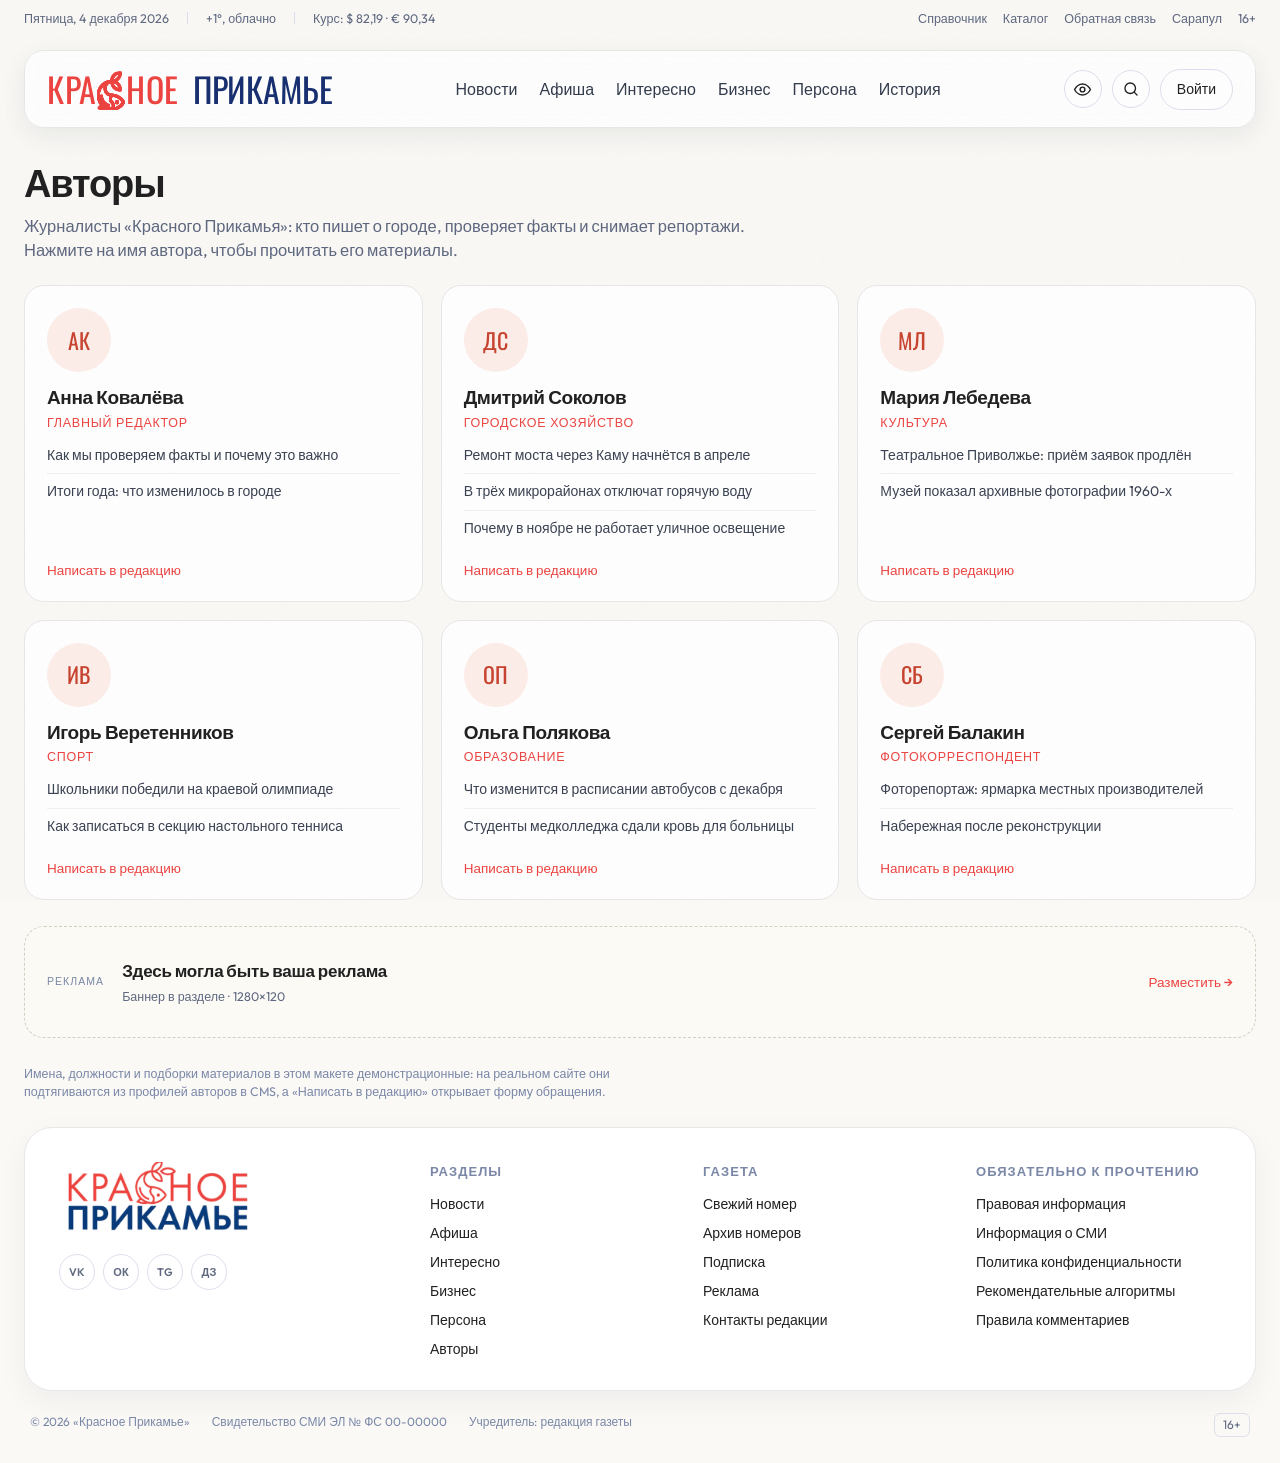
<file: authors.html>
<!DOCTYPE html>
<html lang="ru">
<head>
<meta charset="utf-8">
<meta name="viewport" content="width=device-width, initial-scale=1">
<title>Авторы — Красное Прикамье</title>
<link rel="icon" href="assets/favicon-32.png" sizes="32x32" type="image/png">
<link rel="icon" href="assets/favicon.png" sizes="512x512" type="image/png">
<link rel="apple-touch-icon" href="assets/favicon-180.png">
<link rel="preconnect" href="https://fonts.googleapis.com">
<link rel="preconnect" href="https://fonts.gstatic.com" crossorigin>
<link href="https://fonts.googleapis.com/css2?family=Outfit:wght@400;500;600;700&family=Oswald:wght@300;400;500;600&display=swap" rel="stylesheet">
<style>
  :root{
    --bg:#faf9f6;
    --ink:#212121;
    --muted:#5f6880;
    --muted-2:#7a87a7;
    --line:#dcdfed;
    --edge:#e8e8e8;
    --accent:#ed4441;
    --r:20px;
    --wrap:1280px;
  }
  *{box-sizing:border-box}
  body{
    margin:0;background:var(--bg);color:var(--ink);font:16px/1.5 Outfit,-apple-system,BlinkMacSystemFont,"Helvetica Neue",Arial,sans-serif;
    -webkit-font-smoothing:antialiased;
  }
  body::after{
    content:"";position:fixed;inset:0;pointer-events:none;z-index:60;opacity:.055;mix-blend-mode:multiply;
    background-image:url("data:image/svg+xml,%3Csvg xmlns='http://www.w3.org/2000/svg' width='180' height='180'%3E%3Cfilter id='n'%3E%3CfeTurbulence type='fractalNoise' baseFrequency='.9' numOctaves='4' stitchTiles='stitch'/%3E%3CfeColorMatrix type='saturate' values='0'/%3E%3C/filter%3E%3Crect width='180' height='180' filter='url(%23n)'/%3E%3C/svg%3E");
    background-size:180px 180px;
  }
  a{color:inherit;text-decoration:none}
  .wrap{width:min(var(--wrap),calc(100% - 48px));margin-inline:auto}
  @media(max-width:640px){.wrap{width:calc(100% - 32px)}}

  /* ---------- шапка ---------- */
  .topline{
    background:var(--bg);
    font-size:12.5px;color:var(--muted);
  }
  .topline .wrap{display:flex;align-items:center;gap:18px;min-height:36px}
  .topline .sep{width:1px;height:12px;background:var(--line)}
  .topline .right{margin-left:auto;display:flex;gap:16px}
  .topline .svc{color:var(--muted)}
  .topline .svc:hover{color:var(--accent)}
  @media(max-width:1100px){.topline .svc{display:none}}
  @media(max-width:640px){
    .topline .wrap{gap:12px;font-size:11.5px}
    .topline .cur{display:none}
    .topline .cur-sep{display:none}
    .topline .right span:not(.keep){display:none}
  }

  header{
    position:sticky;top:14px;z-index:40;
    width:min(var(--wrap),calc(100% - 48px));margin:14px auto 18px;
    background:rgba(255,255,255,.86);
    -webkit-backdrop-filter:blur(8px) saturate(1.1);
    backdrop-filter:blur(8px) saturate(1.1);
    border:1px solid var(--edge);border-radius:20px;
    box-shadow:0 8px 26px rgba(20,25,40,.07)
  }
  @supports not ((backdrop-filter:blur(1px)) or (-webkit-backdrop-filter:blur(1px))){
    header{background:#fff}
  }
  header .wrap{width:auto;padding:0 22px;margin:0}
  @media(max-width:640px){
    header{width:calc(100% - 24px);top:8px;margin:10px auto 14px;border-radius:16px}
    header .wrap{padding:0 14px}
  }
  .nav{display:grid;grid-template-columns:auto 1fr auto;align-items:center;gap:24px;height:76px}
  .logo{display:inline-flex;align-items:center;white-space:nowrap;text-transform:uppercase;
    font-family:'Oswald',-apple-system,sans-serif;font-size:34px;line-height:1}
  .logo .red{color:var(--accent);font-weight:400;letter-spacing:.02em}
  .logo .fish{height:1.12em;width:auto;vertical-align:center;transform:translateY(.07em);
    margin:0 .02em;
    filter:drop-shadow(.3px 0 0 var(--accent)) drop-shadow(-.3px 0 0 var(--accent)) drop-shadow(0 .3px 0 var(--accent)) drop-shadow(0 -.3px 0 var(--accent))}
  .logo .navy{color:#183070;font-weight:400;letter-spacing:-.005em;display:inline-block;margin-left:.4em}
  .logo:hover{opacity:.88}
  @media(max-width:760px){.logo{font-size:22px}}
  .menu{display:flex;gap:22px;justify-content:center;padding:0 24px;margin-left:0;font-size:16px;color:#333c4d;font-weight:400}
  .menu a:hover{color:var(--accent)}
  .nav-actions{display:flex;align-items:center;gap:10px}
  .iconbtn{width:38px;height:38px;border-radius:50%;display:grid;place-items:center;
    border:1px solid var(--line);background:#fff;color:var(--ink);cursor:pointer}
  .iconbtn:hover{border-color:var(--accent);color:var(--accent)}
  .btn{display:inline-flex;align-items:center;gap:8px;border-radius:999px;padding:10px 18px;
    font-size:14px;font-weight:500;background:var(--accent);color:#fff}
  .btn:hover{filter:brightness(1.06)}
  .btn-login{display:inline-flex;align-items:center;border-radius:999px;padding:9px 16px;
    font-size:14px;font-weight:500;color:var(--ink);border:1px solid var(--line);background:#fff}
  .btn-login:hover{border-color:var(--accent);color:var(--accent)}
  @media(max-width:520px){.btn-login{display:none}}
  .burger{display:none}
  @media(max-width:1080px){
    .menu{display:none}
    .nav{grid-template-columns:1fr auto 1fr;gap:12px}
    .logo{justify-self:center}
    .burger{justify-self:start}
    .nav-actions{justify-self:end}
    .burger{display:grid}
  }


  h1{margin:34px 0 8px;font-size:38px;line-height:1.15;letter-spacing:-.03em;font-weight:600}
  @media(max-width:640px){h1{font-size:28px}}
  .lead{color:var(--muted);font-size:16.5px;margin:0 0 22px;max-width:70ch}

  .search{display:flex;gap:10px;margin:0 0 30px}
  .search input{
    flex:1;height:48px;border:1px solid var(--edge);border-radius:14px;background:#fff;padding:0 16px;
    font:inherit;font-size:15px;color:var(--ink)
  }
  .search input:focus{outline:none;border-color:var(--accent)}
  .search button{
    height:48px;padding:0 22px;border:0;border-radius:999px;background:var(--accent);color:#fff;
    font:inherit;font-size:15px;font-weight:500;cursor:pointer
  }

  .grid{display:grid;grid-template-columns:1.1fr .9fr;gap:20px;align-items:start}
  @media(max-width:980px){.grid{grid-template-columns:1fr}}
  .card{background:#fff;border:1px solid var(--edge);border-radius:var(--r);padding:22px 24px}
  .card + .card{margin-top:16px}
  .card h2{margin:0 0 4px;font-size:21px;letter-spacing:-.02em;font-weight:600}
  .card .sub{font-size:13px;color:var(--muted-2);margin:0 0 14px}
  .rows{list-style:none;margin:0;padding:0}
  .rows li{display:flex;justify-content:space-between;gap:16px;padding:13px 0;border-top:1px solid #eef0f5;font-size:15px}
  .rows li:first-child{border-top:0;padding-top:0}
  .rows b{font-weight:500}
  .rows small{display:block;color:var(--muted-2);font-size:12.5px;margin-top:2px}
  .rows .val{white-space:nowrap;color:var(--muted)}
  .rows .val a{color:var(--ink);font-weight:500}
  .rows .val a:hover{color:var(--accent)}

  .emergency li{padding:14px 0}
  .emergency .num{font-size:20px;font-weight:600;letter-spacing:-.01em;color:var(--accent);white-space:nowrap}

  .slink{display:flex;align-items:center;gap:12px;padding:13px 0;border-top:1px solid #eef0f5;font-size:15px}
  .slink:first-child{border-top:0}
  .slink:hover{color:var(--accent)}
  .slink .arr{margin-left:auto;color:var(--muted-2)}

  .note{margin:26px 0 0;font-size:12.5px;color:var(--muted-2);max-width:80ch}

  .ad{display:flex;align-items:center;gap:18px;border:1px dashed #d3cfc2;border-radius:var(--r);
    background:#fbfaf5;padding:18px 22px;min-height:112px;margin-top:26px}
  .ad:hover{border-color:var(--accent);background:#fdfaf6}
  .ad .ad-tag{font-size:10.5px;letter-spacing:.1em;text-transform:uppercase;color:var(--muted-2);white-space:nowrap}
  .ad b{display:block;font-size:17px;font-weight:600;letter-spacing:-.01em}
  .ad small{display:block;font-size:12.5px;color:var(--muted);margin-top:3px}
  .ad .ad-cta{margin-left:auto;font-size:13.5px;font-weight:500;color:var(--accent);white-space:nowrap}
  .ad-square{width:300px;height:300px;flex-direction:column;align-items:flex-start;justify-content:center;gap:8px;margin-top:16px}
  @media(max-width:640px){.ad{flex-wrap:wrap;gap:10px}.ad .ad-cta{margin-left:0}.ad b{font-size:16px}}
  @media(max-width:640px){.ad-square{width:100%;height:auto}}


  .authors{display:grid;grid-template-columns:repeat(3,minmax(0,1fr));gap:18px;margin-bottom:26px}
  @media(max-width:980px){.authors{grid-template-columns:1fr 1fr}}
  @media(max-width:640px){.authors{grid-template-columns:1fr}}
  .author{background:#fff;border:1px solid var(--edge);border-radius:var(--r);padding:22px 22px 20px;
    display:flex;flex-direction:column;transition:box-shadow .18s}
  .author:hover{box-shadow:0 12px 30px rgba(20,25,40,.09)}
  .author .ava{width:64px;height:64px;border-radius:50%;background:#fdeeea;color:#c8432f;
    display:grid;place-items:center;font-family:'Oswald',sans-serif;font-size:22px;letter-spacing:.02em;margin-bottom:14px}
  .author h2{margin:0;font-size:19px;line-height:1.25;letter-spacing:-.02em;font-weight:600}
  .author .role{font-size:12.5px;color:var(--accent);margin-top:3px;text-transform:uppercase;letter-spacing:.06em}
  .author .posts{list-style:none;margin:14px 0 0;padding:0}
  .author .posts li{padding:8px 0;border-top:1px solid #f0f1f5;font-size:14px;line-height:1.4}
  .author .posts li:first-child{border-top:0;padding-top:0}
  .author .posts a{color:#3b4252}
  .author .posts a:hover{color:var(--accent)}
  .author .mail{margin-top:auto;padding-top:14px;font-size:13.5px;color:var(--accent)}

  .author .ava{color:#c8432f}
  .author h2 a:hover{color:var(--accent)}
</style>
<link rel="stylesheet" href="assets/a11y.css?v=3">
<link rel="stylesheet" href="assets/megamenu.css?v=9">
<link rel="stylesheet" href="assets/footer.css?v=6">
<link rel="stylesheet" href="assets/logo-effects.css?v=6">
<link rel="stylesheet" href="assets/mobile-menu.css?v=3">
</head>
<body>

<!-- верхняя служебная строка -->
<div class="topline">
  <div class="wrap">
    <span id="today">Суббота, 21 ноября 2026</span>
    <span class="sep"></span>
    <span>+1°, облачно</span>
    <span class="sep cur-sep"></span>
    <span class="cur">Курс: $ 82,19 · € 90,34</span>
    <div class="right">
      <a class="svc" href="spravochnik.html">Справочник</a>
      <a class="svc" href="katalog.html">Каталог</a>
      <a class="svc" href="#">Обратная связь</a>
      <span class="keep">Сарапул</span>
      <span>16+</span>
    </div>
  </div>
</div>

<header>
  <div class="wrap nav">
    <a class="logo" href="index.html" aria-label="Красное Прикамье — на главную">
      <span class="logo-mark"><span class="red">КРА</span><img class="fish" src="assets/fish-mark.svg?v=6" alt=""><span class="red">НОЕ</span></span><span class="navy">ПРИКАМЬЕ</span>
    </a>
    <nav class="menu">
      <div class="mega" id="mega">
        <button type="button" class="mega-trigger" id="megaTrigger" aria-expanded="false" aria-controls="megaPanel">Новости</button>
        <div class="mega-panel" id="megaPanel" hidden>
          <div class="mega-col">
            <a class="mega-link" href="news.html">
              <svg width="24" height="24" viewBox="0 0 24 24" fill="none" stroke="currentColor" stroke-width="1.6" stroke-linecap="round" stroke-linejoin="round" aria-hidden="true"><rect x="3" y="4" width="18" height="16" rx="2"/><path d="M7 8h7M7 12h7M7 16h7M17 8h1M17 12h1M17 16h1"/></svg>
              <span>Новости</span>
            </a>
            <a class="mega-link" href="#">
              <svg width="24" height="24" viewBox="0 0 24 24" fill="none" stroke="currentColor" stroke-width="1.6" stroke-linecap="round" stroke-linejoin="round" aria-hidden="true"><path d="M3 11v2a1 1 0 0 0 1 1h2l4 3V7L6 10H4a1 1 0 0 0-1 1z"/><path d="M14 9a5 5 0 0 1 0 6M17 6a9 9 0 0 1 0 12"/></svg>
              <span>Народные новости</span>
            </a>
            <a class="mega-link" href="#">
              <svg width="24" height="24" viewBox="0 0 24 24" fill="none" stroke="currentColor" stroke-width="1.6" stroke-linecap="round" stroke-linejoin="round" aria-hidden="true"><circle cx="12" cy="12" r="4"/><path d="M12 2v2M12 20v2M2 12h2M20 12h2M5 5l1.5 1.5M17.5 17.5 19 19M19 5l-1.5 1.5M6.5 17.5 5 19"/></svg>
              <span>Добрые новости</span>
            </a>
            <a class="mega-link" href="#">
              <svg width="24" height="24" viewBox="0 0 24 24" fill="none" stroke="currentColor" stroke-width="1.6" stroke-linecap="round" stroke-linejoin="round" aria-hidden="true"><path d="M21 12a8 8 0 1 1-3-6.2"/><path d="M21 4v5h-5"/><path d="M12 9v6M9 12h6"/></svg>
              <span>Добавить народную новость</span>
            </a>
          </div>
          <div class="mega-col">
            <div class="mega-cap">Рубрики</div>
            <ul class="mega-rubs">
              <li><a href="rubric.html">ДТП</a></li>
              <li><a href="rubric.html">Происшествия</a></li>
              <li><a href="rubric.html">Спорт</a></li>
              <li><a href="rubric.html">Культура</a></li>
              <li><a href="rubric.html">Образование</a></li>
              <li><a href="rubric.html">Общество</a></li>
            </ul>
          </div>
          <a class="mega-promo" href="#">
            <span class="ico">
              <svg width="40" height="40" viewBox="0 0 24 24" fill="none" stroke="currentColor" stroke-width="1.4" stroke-linecap="round" stroke-linejoin="round" aria-hidden="true"><path d="M4 6a2 2 0 0 1 2-2h12a2 2 0 0 1 2 2v9a2 2 0 0 1-2 2H9l-5 4V6z"/><path d="M8 9h8M8 12h5"/><path d="M17 14v4M15 16h4"/></svg>
            </span>
            <b>Добавить новость</b>
            <span>Расскажите другим о том, что происходит в городе</span>
          </a>
        </div>
      </div>

      <div class="mega" id="megaAfisha">
        <button type="button" class="mega-trigger" aria-expanded="false" aria-controls="megaAfishaPanel">Афиша</button>
        <div class="mega-panel" id="megaAfishaPanel" hidden>
          <div class="mega-col">
            <div class="mega-cap mega-cap-lg">Вся афиша нашего города</div>
            <ul class="mega-rubs">
              <li><a href="index.html#afisha">Фильмы</a></li>
              <li><a href="index.html#afisha">Спектакли</a></li>
              <li><a href="index.html#afisha">Концерты</a></li>
              <li><a href="index.html#afisha">Выставки</a></li>
              <li><a href="index.html#afisha">Вечеринки</a></li>
              <li><a href="index.html#afisha">События</a></li>
            </ul>
          </div>
          <div class="mega-col">
            <a class="mega-link" href="index.html#afisha">
              <svg width="24" height="24" viewBox="0 0 24 24" fill="none" stroke="currentColor" stroke-width="1.6" stroke-linecap="round" stroke-linejoin="round" aria-hidden="true"><circle cx="12" cy="12" r="9"/><path d="M8 12h.01M16 12h.01M9 16c1.8-1.4 4.2-1.4 6 0"/></svg>
              <span>Детская афиша</span>
            </a>
            <a class="mega-link" href="index.html#afisha">
              <svg width="24" height="24" viewBox="0 0 24 24" fill="none" stroke="currentColor" stroke-width="1.6" stroke-linecap="round" stroke-linejoin="round" aria-hidden="true"><path d="M3 6.5 9 4l6 2.5L21 4v13.5L15 20l-6-2.5L3 20V6.5z"/><path d="M9 4v13.5M15 6.5V20"/></svg>
              <span>Карта мероприятий</span>
            </a>
            <a class="mega-link" href="#">
              <svg width="24" height="24" viewBox="0 0 24 24" fill="none" stroke="currentColor" stroke-width="1.6" stroke-linecap="round" stroke-linejoin="round" aria-hidden="true"><path d="M3 6.5 9 4l6 2.5L21 4v13.5L15 20l-6-2.5L3 20V6.5z"/><path d="M15 8v6M12 11h6"/></svg>
              <span>Добавить событие</span><span class="mega-badge">бесплатно</span>
            </a>
          </div>
          <a class="mega-promo mega-promo--red" href="#">
            <span class="ico">
              <svg width="40" height="40" viewBox="0 0 24 24" fill="none" stroke="currentColor" stroke-width="1.4" stroke-linecap="round" stroke-linejoin="round" aria-hidden="true"><path d="M3 6.5 9 4l6 2.5L21 4v13.5L15 20l-6-2.5L3 20V6.5z"/><path d="M9 4v13.5M15 6.5V20"/><path d="M16 9v5M13.5 11.5h5"/></svg>
            </span>
            <b>Добавить событие</b>
            <span>Вы можете бесплатно добавить мероприятие в нашу афишу</span>
          </a>
        </div>
      </div>

      <div class="mega" id="megaInterest">
        <button type="button" class="mega-trigger" aria-expanded="false" aria-controls="megaInterestPanel">Интересно</button>
        <div class="mega-panel" id="megaInterestPanel" hidden>
          <div class="mega-col">
            <a class="mega-link" href="#">
              <svg width="24" height="24" viewBox="0 0 24 24" fill="none" stroke="currentColor" stroke-width="1.6" stroke-linecap="round" stroke-linejoin="round" aria-hidden="true"><path d="M4 20V10M10 20V4M16 20v-7M22 20V8"/></svg>
              <span>Опросы</span>
            </a>
            <a class="mega-link" href="#">
              <svg width="24" height="24" viewBox="0 0 24 24" fill="none" stroke="currentColor" stroke-width="1.6" stroke-linecap="round" stroke-linejoin="round" aria-hidden="true"><path d="M4 8h3l2-2h6l2 2h3v11H4z"/><circle cx="12" cy="13" r="3.4"/></svg>
              <span>Фотографии</span>
            </a>
            <a class="mega-link" href="#">
              <svg width="24" height="24" viewBox="0 0 24 24" fill="none" stroke="currentColor" stroke-width="1.6" stroke-linecap="round" stroke-linejoin="round" aria-hidden="true"><circle cx="12" cy="9" r="5"/><path d="M8.5 13.5 7 21l5-3 5 3-1.5-7.5"/></svg>
              <span>Конкурсы</span>
            </a>
            <a class="mega-link" href="#">
              <svg width="24" height="24" viewBox="0 0 24 24" fill="none" stroke="currentColor" stroke-width="1.6" stroke-linecap="round" stroke-linejoin="round" aria-hidden="true"><circle cx="12" cy="8" r="3.6"/><path d="M5 20c0-3.6 3.1-6.4 7-6.4s7 2.8 7 6.4"/></svg>
              <span>Персоны недели</span>
            </a>
            <a class="mega-link" href="authors.html">
              <svg width="24" height="24" viewBox="0 0 24 24" fill="none" stroke="currentColor" stroke-width="1.6" stroke-linecap="round" stroke-linejoin="round" aria-hidden="true"><path d="M20 4c-6 1-10.5 4.5-12.5 9.5L6 18l4.5-1.5C15.5 14.5 19 10 20 4z"/><path d="M6 18l-2 2"/></svg>
              <span>Авторы статей</span>
            </a>
          </div>
          <div class="mega-col">
            <a class="mega-link" href="#">
              <svg width="24" height="24" viewBox="0 0 24 24" fill="none" stroke="currentColor" stroke-width="1.6" stroke-linecap="round" stroke-linejoin="round" aria-hidden="true"><path d="M5 19 15 9l4 4L9 23z"/><path d="M14 6c1.5-1.5 3.5-1.5 5 0s1.5 3.5 0 5"/><path d="M8 16c-1.4.6-2.4 2-2.4 4 2 0 3.4-1 4-2.4"/></svg>
              <span>Факты</span>
            </a>
            <a class="mega-link" href="#">
              <svg width="24" height="24" viewBox="0 0 24 24" fill="none" stroke="currentColor" stroke-width="1.6" stroke-linecap="round" stroke-linejoin="round" aria-hidden="true"><path d="M12 3 2.5 20h19L12 3z"/><path d="M12 10v4M12 17h.01"/></svg>
              <span>Карта пробок</span>
            </a>
            <a class="mega-link" href="#">
              <svg width="24" height="24" viewBox="0 0 24 24" fill="none" stroke="currentColor" stroke-width="1.6" stroke-linecap="round" stroke-linejoin="round" aria-hidden="true"><path d="M7 15a4 4 0 0 1 .6-8A5.5 5.5 0 0 1 18 8.6 3.6 3.6 0 0 1 17.4 15z"/><path d="M8 19h.01M12 19h.01M16 19h.01"/></svg>
              <span>Погода</span>
            </a>
          </div>
          <a class="mega-promo mega-promo--green" href="#">
            <span class="ico">
              <svg width="42" height="42" viewBox="0 0 24 24" fill="none" stroke="currentColor" stroke-width="1.4" stroke-linecap="round" stroke-linejoin="round" aria-hidden="true"><path d="M4 20V11M10 20V5M16 20v-6M22 20V8"/><path d="M3 20h19"/></svg>
            </span>
            <b>Опросы</b>
            <span>Участвуйте и сравнивайте своё мнение с другими горожанами</span>
          </a>
        </div>
      </div>
      <a href="#">Бизнес</a>
      <a href="#">Персона</a>
      <a href="#">История</a>
    </nav>
    <div class="nav-actions">
      <button class="iconbtn burger" id="burger" aria-label="Открыть меню">
        <svg width="18" height="18" viewBox="0 0 24 24" fill="none" stroke="currentColor" stroke-width="1.8" stroke-linecap="round"><path d="M4 7h16M4 12h16M4 17h16"/></svg>
      </button>
      <button class="iconbtn" aria-label="Поиск">
        <svg width="18" height="18" viewBox="0 0 24 24" fill="none" stroke="currentColor" stroke-width="1.8" stroke-linecap="round"><circle cx="11" cy="11" r="7"/><path d="m20 20-3.5-3.5"/></svg>
      </button>
      <a class="btn-login" href="#">Войти</a>
    </div>
  </div>
</header>

<main class="wrap">
  <h1>Авторы</h1>
  <p class="lead">Журналисты «Красного Прикамья»: кто пишет о городе, проверяет факты и снимает репортажи. Нажмите на имя автора, чтобы прочитать его материалы.</p>

  <div class="authors">
    <article class="author">
      <a class="ava" href="author.html">АК</a>
      <h2><a href="author.html">Анна Ковалёва</a></h2>
      <div class="role">Главный редактор</div>
      <ul class="posts"><li><a href="#">Как мы проверяем факты и почему это важно</a></li><li><a href="#">Итоги года: что изменилось в городе</a></li></ul>
      <a class="mail" href="#">Написать в редакцию</a>
    </article>
    <article class="author">
      <a class="ava" href="author.html">ДС</a>
      <h2><a href="author.html">Дмитрий Соколов</a></h2>
      <div class="role">Городское хозяйство</div>
      <ul class="posts"><li><a href="#">Ремонт моста через Каму начнётся в апреле</a></li><li><a href="#">В трёх микрорайонах отключат горячую воду</a></li><li><a href="#">Почему в ноябре не работает уличное освещение</a></li></ul>
      <a class="mail" href="#">Написать в редакцию</a>
    </article>
    <article class="author">
      <a class="ava" href="author.html">МЛ</a>
      <h2><a href="author.html">Мария Лебедева</a></h2>
      <div class="role">Культура</div>
      <ul class="posts"><li><a href="#">Театральное Приволжье: приём заявок продлён</a></li><li><a href="#">Музей показал архивные фотографии 1960-х</a></li></ul>
      <a class="mail" href="#">Написать в редакцию</a>
    </article>
    <article class="author">
      <a class="ava" href="author.html">ИВ</a>
      <h2><a href="author.html">Игорь Веретенников</a></h2>
      <div class="role">Спорт</div>
      <ul class="posts"><li><a href="#">Школьники победили на краевой олимпиаде</a></li><li><a href="#">Как записаться в секцию настольного тенниса</a></li></ul>
      <a class="mail" href="#">Написать в редакцию</a>
    </article>
    <article class="author">
      <a class="ava" href="author.html">ОП</a>
      <h2><a href="author.html">Ольга Полякова</a></h2>
      <div class="role">Образование</div>
      <ul class="posts"><li><a href="#">Что изменится в расписании автобусов с декабря</a></li><li><a href="#">Студенты медколледжа сдали кровь для больницы</a></li></ul>
      <a class="mail" href="#">Написать в редакцию</a>
    </article>
    <article class="author">
      <a class="ava" href="author.html">СБ</a>
      <h2><a href="author.html">Сергей Балакин</a></h2>
      <div class="role">Фотокорреспондент</div>
      <ul class="posts"><li><a href="#">Фоторепортаж: ярмарка местных производителей</a></li><li><a href="#">Набережная после реконструкции</a></li></ul>
      <a class="mail" href="#">Написать в редакцию</a>
    </article>
  </div>

  <a class="ad" href="#">
    <span class="ad-tag">Реклама</span>
    <span>
      <b>Здесь могла быть ваша реклама</b>
      <small>Баннер в разделе · 1280×120</small>
    </span>
    <span class="ad-cta">Разместить →</span>
  </a>

  <p class="note">Имена, должности и подборки материалов в этом макете демонстрационные: на реальном сайте они подтягиваются из профилей авторов в CMS, а «Написать в редакцию» открывает форму обращения.</p>
</main>

<footer id="site-footer"></footer>

<script src="assets/a11y.js?v=3"></script>
<script src="assets/megamenu.js?v=3"></script>
<script src="assets/footer.js?v=4"></script>
<script src="assets/logo-effects.js?v=3"></script>
<script src="assets/mobile-menu.js?v=2"></script>
<script src="assets/today.js?v=1"></script>
</body>
</html>
</file>
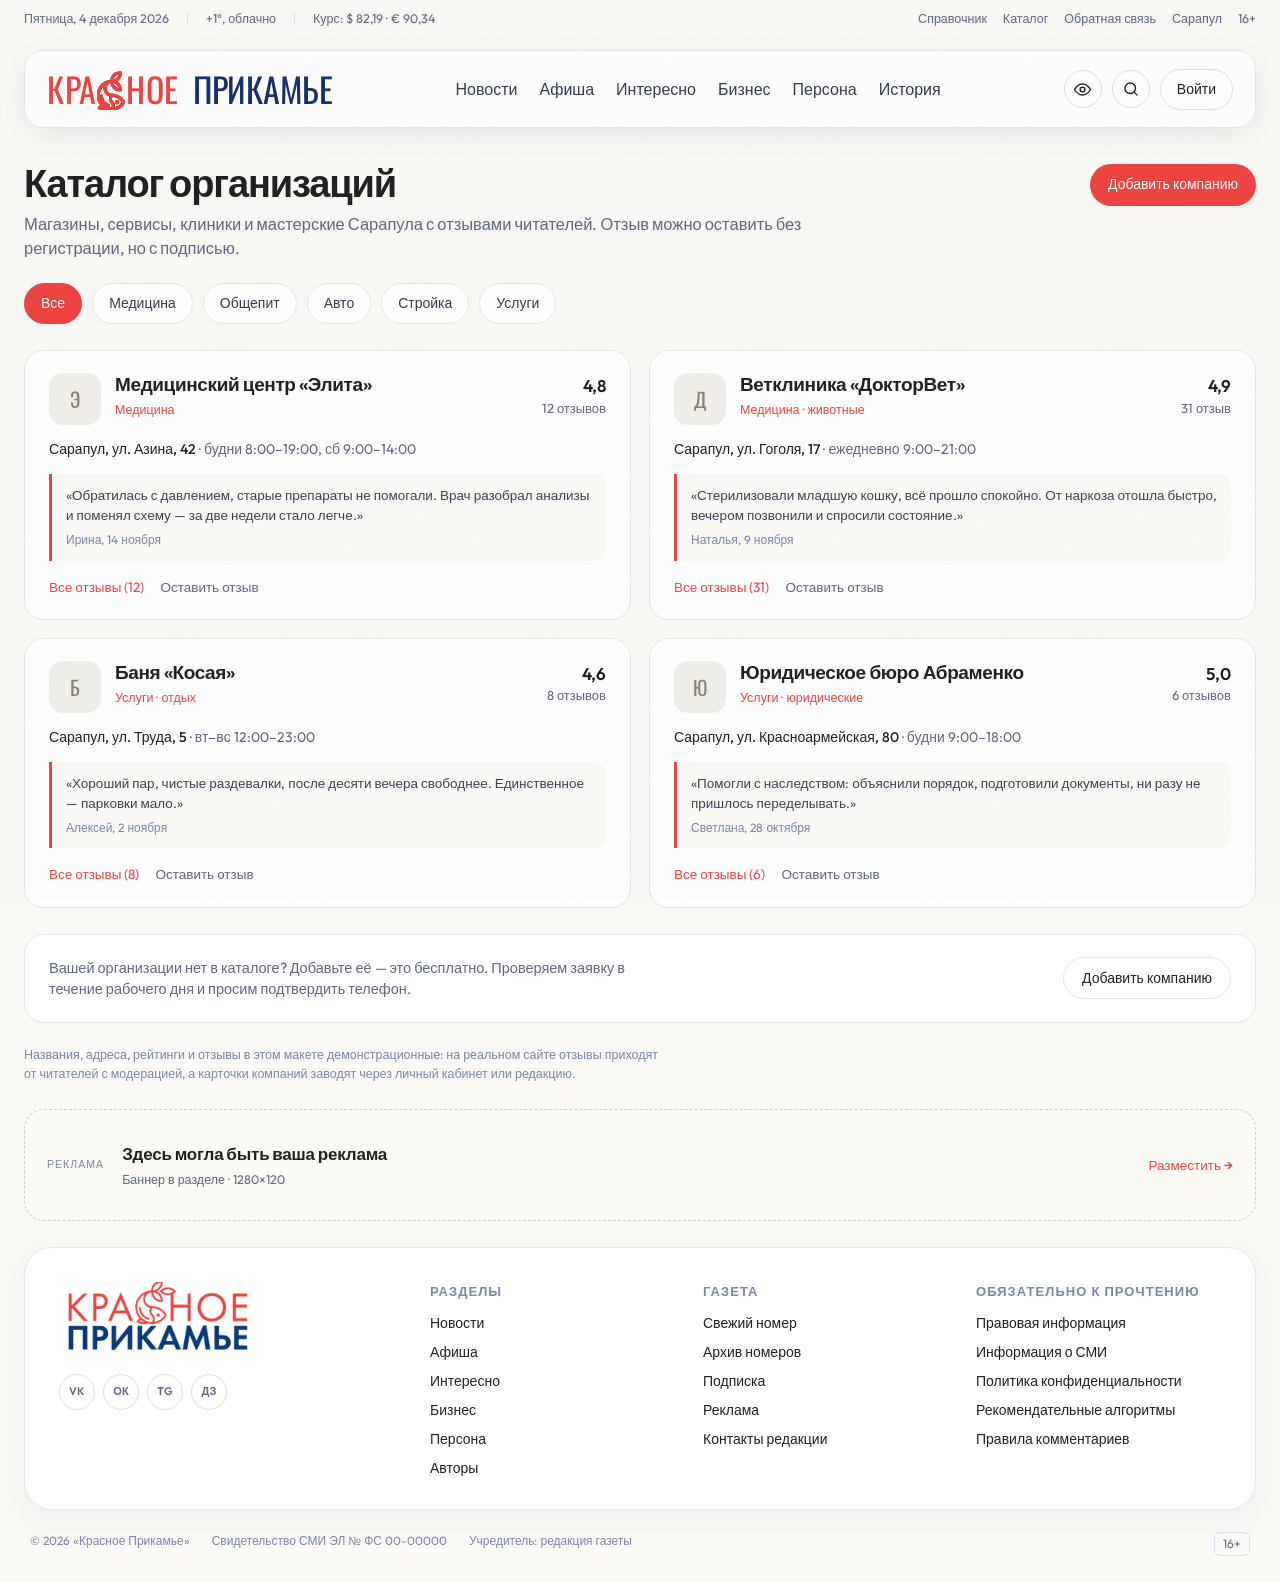
<file: katalog.html>
<!DOCTYPE html>
<html lang="ru">
<head>
<meta charset="utf-8">
<meta name="viewport" content="width=device-width, initial-scale=1">
<title>Каталог организаций — Красное Прикамье</title>
<link rel="icon" href="assets/favicon-32.png" sizes="32x32" type="image/png">
<link rel="icon" href="assets/favicon.png" sizes="512x512" type="image/png">
<link rel="apple-touch-icon" href="assets/favicon-180.png">
<link rel="preconnect" href="https://fonts.googleapis.com">
<link rel="preconnect" href="https://fonts.gstatic.com" crossorigin>
<link href="https://fonts.googleapis.com/css2?family=Outfit:wght@400;500;600;700&family=Oswald:wght@300;400;500;600&display=swap" rel="stylesheet">
<style>
  :root{
    --bg:#faf9f6;--ink:#212121;--muted:#5f6880;--muted-2:#7a87a7;--line:#dcdfed;--edge:#e8e8e8;
    --accent:#ed4441;--r:20px;--wrap:1280px;
  }
  *{box-sizing:border-box}
  body{
    margin:0;background:var(--bg);color:var(--ink);
    font:16px/1.5 Outfit,-apple-system,BlinkMacSystemFont,"Helvetica Neue",Arial,sans-serif;
    -webkit-font-smoothing:antialiased;
  }
  body::after{
    content:"";position:fixed;inset:0;pointer-events:none;z-index:60;opacity:.055;mix-blend-mode:multiply;
    background-image:url("data:image/svg+xml,%3Csvg xmlns='http://www.w3.org/2000/svg' width='180' height='180'%3E%3Cfilter id='n'%3E%3CfeTurbulence type='fractalNoise' baseFrequency='.9' numOctaves='4' stitchTiles='stitch'/%3E%3CfeColorMatrix type='saturate' values='0'/%3E%3C/filter%3E%3Crect width='180' height='180' filter='url(%23n)'/%3E%3C/svg%3E");
    background-size:180px 180px;
  }
  a{color:inherit;text-decoration:none}
  .wrap{width:min(var(--wrap),calc(100% - 48px));margin-inline:auto}
  @media(max-width:640px){.wrap{width:calc(100% - 32px)}}

  /* ---------- шапка ---------- */
  .topline{
    background:var(--bg);
    font-size:12.5px;color:var(--muted);
  }
  .topline .wrap{display:flex;align-items:center;gap:18px;min-height:36px}
  .topline .sep{width:1px;height:12px;background:var(--line)}
  .topline .right{margin-left:auto;display:flex;gap:16px}
  .topline .svc{color:var(--muted)}
  .topline .svc:hover{color:var(--accent)}
  @media(max-width:1100px){.topline .svc{display:none}}
  @media(max-width:640px){
    .topline .wrap{gap:12px;font-size:11.5px}
    .topline .cur{display:none}
    .topline .cur-sep{display:none}
    .topline .right span:not(.keep){display:none}
  }

  header{
    position:sticky;top:14px;z-index:40;
    width:min(var(--wrap),calc(100% - 48px));margin:14px auto 18px;
    background:rgba(255,255,255,.86);
    -webkit-backdrop-filter:blur(8px) saturate(1.1);
    backdrop-filter:blur(8px) saturate(1.1);
    border:1px solid var(--edge);border-radius:20px;
    box-shadow:0 8px 26px rgba(20,25,40,.07)
  }
  @supports not ((backdrop-filter:blur(1px)) or (-webkit-backdrop-filter:blur(1px))){
    header{background:#fff}
  }
  header .wrap{width:auto;padding:0 22px;margin:0}
  @media(max-width:640px){
    header{width:calc(100% - 24px);top:8px;margin:10px auto 14px;border-radius:16px}
    header .wrap{padding:0 14px}
  }
  .nav{display:grid;grid-template-columns:auto 1fr auto;align-items:center;gap:24px;height:76px}
  .logo{display:inline-flex;align-items:center;white-space:nowrap;text-transform:uppercase;
    font-family:'Oswald',-apple-system,sans-serif;font-size:34px;line-height:1}
  .logo .red{color:var(--accent);font-weight:400;letter-spacing:.02em}
  .logo .fish{height:1.12em;width:auto;vertical-align:center;transform:translateY(.07em);
    margin:0 .02em;
    filter:drop-shadow(.3px 0 0 var(--accent)) drop-shadow(-.3px 0 0 var(--accent)) drop-shadow(0 .3px 0 var(--accent)) drop-shadow(0 -.3px 0 var(--accent))}
  .logo .navy{color:#183070;font-weight:400;letter-spacing:-.005em;display:inline-block;margin-left:.4em}
  .logo:hover{opacity:.88}
  @media(max-width:760px){.logo{font-size:22px}}
  .menu{display:flex;gap:22px;justify-content:center;padding:0 24px;margin-left:0;font-size:16px;color:#333c4d;font-weight:400}
  .menu a:hover{color:var(--accent)}
  .nav-actions{display:flex;align-items:center;gap:10px}
  .iconbtn{width:38px;height:38px;border-radius:50%;display:grid;place-items:center;
    border:1px solid var(--line);background:#fff;color:var(--ink);cursor:pointer}
  .iconbtn:hover{border-color:var(--accent);color:var(--accent)}
  .btn{display:inline-flex;align-items:center;gap:8px;border-radius:999px;padding:10px 18px;
    font-size:14px;font-weight:500;background:var(--accent);color:#fff}
  .btn:hover{filter:brightness(1.06)}
  .btn-login{display:inline-flex;align-items:center;border-radius:999px;padding:9px 16px;
    font-size:14px;font-weight:500;color:var(--ink);border:1px solid var(--line);background:#fff}
  .btn-login:hover{border-color:var(--accent);color:var(--accent)}
  @media(max-width:520px){.btn-login{display:none}}
  .burger{display:none}
  @media(max-width:1080px){
    .menu{display:none}
    .nav{grid-template-columns:1fr auto 1fr;gap:12px}
    .logo{justify-self:center}
    .burger{justify-self:start}
    .nav-actions{justify-self:end}
    .burger{display:grid}
  }


  .head{display:flex;align-items:flex-end;gap:24px;flex-wrap:wrap;margin:34px 0 6px}
  h1{margin:0;font-size:38px;line-height:1.15;letter-spacing:-.03em;font-weight:600}
  @media(max-width:640px){h1{font-size:28px}}
  .head .add{margin-left:auto;display:inline-flex;align-items:center;height:42px;padding:0 18px;border-radius:999px;
    background:var(--accent);color:#fff;font-size:14px;font-weight:500}
  .head .add:hover{filter:brightness(1.05)}
  .lead{color:var(--muted);font-size:16.5px;margin:0 0 22px;max-width:72ch}

  .bar{display:flex;gap:10px;flex-wrap:wrap;margin-bottom:26px}
  .chip{padding:9px 16px;border-radius:999px;border:1px solid var(--edge);background:#fff;font-size:14px;color:#333c4d}
  .chip[aria-current]{background:var(--accent);border-color:var(--accent);color:#fff}
  .chip:hover:not([aria-current]){border-color:var(--accent);color:var(--accent)}

  .list{display:grid;grid-template-columns:repeat(2,minmax(0,1fr));gap:18px}
  @media(max-width:900px){.list{grid-template-columns:1fr}}
  .org{background:#fff;border:1px solid var(--edge);border-radius:var(--r);padding:22px 24px;display:flex;flex-direction:column}
  .org .top{display:flex;gap:14px;align-items:flex-start}
  .org .ava{width:52px;height:52px;border-radius:14px;background:#f1efe9;display:grid;place-items:center;
    font-family:'Oswald',sans-serif;font-size:20px;color:#8a8272;flex:none}
  .org h2{margin:0;font-size:19px;line-height:1.25;letter-spacing:-.02em;font-weight:600}
  .org .kind{font-size:12.5px;color:var(--accent);margin-top:3px}
  .org .rate{margin-left:auto;text-align:right;font-size:13px;color:var(--muted);white-space:nowrap}
  .org .rate b{display:block;font-size:17px;color:var(--ink);font-weight:600}
  .org .addr{margin:14px 0 0;font-size:14px;color:var(--muted)}
  .org .addr b{color:var(--ink);font-weight:500}
  .org .quote{margin:14px 0 0;padding:12px 14px;background:#fbfaf7;border-left:3px solid var(--accent);
    border-radius:0 12px 12px 0;font-size:13.5px;line-height:1.45;color:#3b4252}
  .org .quote .who{display:block;margin-top:6px;font-size:12px;color:var(--muted-2)}
  .org .foot{margin-top:auto;padding-top:16px;display:flex;gap:16px;font-size:13.5px}
  .org .foot a{color:var(--accent)}
  .org .foot a.ghost{color:var(--muted)}

  .cta{margin:26px 0 0;background:#fff;border:1px solid var(--edge);border-radius:var(--r);padding:22px 24px;
    display:flex;gap:20px;align-items:center;flex-wrap:wrap}
  .cta p{margin:0;color:var(--muted);font-size:14.5px;max-width:60ch}
  .cta a{margin-left:auto;display:inline-flex;align-items:center;height:42px;padding:0 18px;border-radius:999px;
    border:1px solid var(--edge);font-size:14px;font-weight:500}
  .cta a:hover{border-color:var(--accent);color:var(--accent)}

  .note{margin:22px 0 0;font-size:12.5px;color:var(--muted-2);max-width:80ch}

  .ad{display:flex;align-items:center;gap:18px;border:1px dashed #d3cfc2;border-radius:var(--r);
    background:#fbfaf5;padding:18px 22px;min-height:112px;margin-top:26px}
  .ad:hover{border-color:var(--accent);background:#fdfaf6}
  .ad .ad-tag{font-size:10.5px;letter-spacing:.1em;text-transform:uppercase;color:var(--muted-2);white-space:nowrap}
  .ad b{display:block;font-size:17px;font-weight:600;letter-spacing:-.01em}
  .ad small{display:block;font-size:12.5px;color:var(--muted);margin-top:3px}
  .ad .ad-cta{margin-left:auto;font-size:13.5px;font-weight:500;color:var(--accent);white-space:nowrap}
  @media(max-width:640px){.ad{flex-wrap:wrap;gap:10px}.ad .ad-cta{margin-left:0}.ad b{font-size:16px}}

</style>
<link rel="stylesheet" href="assets/a11y.css?v=3">
<link rel="stylesheet" href="assets/megamenu.css?v=9">
<link rel="stylesheet" href="assets/footer.css?v=6">
<link rel="stylesheet" href="assets/logo-effects.css?v=6">
<link rel="stylesheet" href="assets/mobile-menu.css?v=3">
</head>
<body>

<!-- верхняя служебная строка -->
<div class="topline">
  <div class="wrap">
    <span id="today">Суббота, 21 ноября 2026</span>
    <span class="sep"></span>
    <span>+1°, облачно</span>
    <span class="sep cur-sep"></span>
    <span class="cur">Курс: $ 82,19 · € 90,34</span>
    <div class="right">
      <a class="svc" href="spravochnik.html">Справочник</a>
      <a class="svc" href="katalog.html">Каталог</a>
      <a class="svc" href="#">Обратная связь</a>
      <span class="keep">Сарапул</span>
      <span>16+</span>
    </div>
  </div>
</div>

<header>
  <div class="wrap nav">
    <a class="logo" href="index.html" aria-label="Красное Прикамье — на главную">
      <span class="logo-mark"><span class="red">КРА</span><img class="fish" src="assets/fish-mark.svg?v=6" alt=""><span class="red">НОЕ</span></span><span class="navy">ПРИКАМЬЕ</span>
    </a>
    <nav class="menu">
      <div class="mega" id="mega">
        <button type="button" class="mega-trigger" id="megaTrigger" aria-expanded="false" aria-controls="megaPanel">Новости</button>
        <div class="mega-panel" id="megaPanel" hidden>
          <div class="mega-col">
            <a class="mega-link" href="news.html">
              <svg width="24" height="24" viewBox="0 0 24 24" fill="none" stroke="currentColor" stroke-width="1.6" stroke-linecap="round" stroke-linejoin="round" aria-hidden="true"><rect x="3" y="4" width="18" height="16" rx="2"/><path d="M7 8h7M7 12h7M7 16h7M17 8h1M17 12h1M17 16h1"/></svg>
              <span>Новости</span>
            </a>
            <a class="mega-link" href="#">
              <svg width="24" height="24" viewBox="0 0 24 24" fill="none" stroke="currentColor" stroke-width="1.6" stroke-linecap="round" stroke-linejoin="round" aria-hidden="true"><path d="M3 11v2a1 1 0 0 0 1 1h2l4 3V7L6 10H4a1 1 0 0 0-1 1z"/><path d="M14 9a5 5 0 0 1 0 6M17 6a9 9 0 0 1 0 12"/></svg>
              <span>Народные новости</span>
            </a>
            <a class="mega-link" href="#">
              <svg width="24" height="24" viewBox="0 0 24 24" fill="none" stroke="currentColor" stroke-width="1.6" stroke-linecap="round" stroke-linejoin="round" aria-hidden="true"><circle cx="12" cy="12" r="4"/><path d="M12 2v2M12 20v2M2 12h2M20 12h2M5 5l1.5 1.5M17.5 17.5 19 19M19 5l-1.5 1.5M6.5 17.5 5 19"/></svg>
              <span>Добрые новости</span>
            </a>
            <a class="mega-link" href="#">
              <svg width="24" height="24" viewBox="0 0 24 24" fill="none" stroke="currentColor" stroke-width="1.6" stroke-linecap="round" stroke-linejoin="round" aria-hidden="true"><path d="M21 12a8 8 0 1 1-3-6.2"/><path d="M21 4v5h-5"/><path d="M12 9v6M9 12h6"/></svg>
              <span>Добавить народную новость</span>
            </a>
          </div>
          <div class="mega-col">
            <div class="mega-cap">Рубрики</div>
            <ul class="mega-rubs">
              <li><a href="rubric.html">ДТП</a></li>
              <li><a href="rubric.html">Происшествия</a></li>
              <li><a href="rubric.html">Спорт</a></li>
              <li><a href="rubric.html">Культура</a></li>
              <li><a href="rubric.html">Образование</a></li>
              <li><a href="rubric.html">Общество</a></li>
            </ul>
          </div>
          <a class="mega-promo" href="#">
            <span class="ico">
              <svg width="40" height="40" viewBox="0 0 24 24" fill="none" stroke="currentColor" stroke-width="1.4" stroke-linecap="round" stroke-linejoin="round" aria-hidden="true"><path d="M4 6a2 2 0 0 1 2-2h12a2 2 0 0 1 2 2v9a2 2 0 0 1-2 2H9l-5 4V6z"/><path d="M8 9h8M8 12h5"/><path d="M17 14v4M15 16h4"/></svg>
            </span>
            <b>Добавить новость</b>
            <span>Расскажите другим о том, что происходит в городе</span>
          </a>
        </div>
      </div>

      <div class="mega" id="megaAfisha">
        <button type="button" class="mega-trigger" aria-expanded="false" aria-controls="megaAfishaPanel">Афиша</button>
        <div class="mega-panel" id="megaAfishaPanel" hidden>
          <div class="mega-col">
            <div class="mega-cap mega-cap-lg">Вся афиша нашего города</div>
            <ul class="mega-rubs">
              <li><a href="index.html#afisha">Фильмы</a></li>
              <li><a href="index.html#afisha">Спектакли</a></li>
              <li><a href="index.html#afisha">Концерты</a></li>
              <li><a href="index.html#afisha">Выставки</a></li>
              <li><a href="index.html#afisha">Вечеринки</a></li>
              <li><a href="index.html#afisha">События</a></li>
            </ul>
          </div>
          <div class="mega-col">
            <a class="mega-link" href="index.html#afisha">
              <svg width="24" height="24" viewBox="0 0 24 24" fill="none" stroke="currentColor" stroke-width="1.6" stroke-linecap="round" stroke-linejoin="round" aria-hidden="true"><circle cx="12" cy="12" r="9"/><path d="M8 12h.01M16 12h.01M9 16c1.8-1.4 4.2-1.4 6 0"/></svg>
              <span>Детская афиша</span>
            </a>
            <a class="mega-link" href="index.html#afisha">
              <svg width="24" height="24" viewBox="0 0 24 24" fill="none" stroke="currentColor" stroke-width="1.6" stroke-linecap="round" stroke-linejoin="round" aria-hidden="true"><path d="M3 6.5 9 4l6 2.5L21 4v13.5L15 20l-6-2.5L3 20V6.5z"/><path d="M9 4v13.5M15 6.5V20"/></svg>
              <span>Карта мероприятий</span>
            </a>
            <a class="mega-link" href="#">
              <svg width="24" height="24" viewBox="0 0 24 24" fill="none" stroke="currentColor" stroke-width="1.6" stroke-linecap="round" stroke-linejoin="round" aria-hidden="true"><path d="M3 6.5 9 4l6 2.5L21 4v13.5L15 20l-6-2.5L3 20V6.5z"/><path d="M15 8v6M12 11h6"/></svg>
              <span>Добавить событие</span><span class="mega-badge">бесплатно</span>
            </a>
          </div>
          <a class="mega-promo mega-promo--red" href="#">
            <span class="ico">
              <svg width="40" height="40" viewBox="0 0 24 24" fill="none" stroke="currentColor" stroke-width="1.4" stroke-linecap="round" stroke-linejoin="round" aria-hidden="true"><path d="M3 6.5 9 4l6 2.5L21 4v13.5L15 20l-6-2.5L3 20V6.5z"/><path d="M9 4v13.5M15 6.5V20"/><path d="M16 9v5M13.5 11.5h5"/></svg>
            </span>
            <b>Добавить событие</b>
            <span>Вы можете бесплатно добавить мероприятие в нашу афишу</span>
          </a>
        </div>
      </div>

      <div class="mega" id="megaInterest">
        <button type="button" class="mega-trigger" aria-expanded="false" aria-controls="megaInterestPanel">Интересно</button>
        <div class="mega-panel" id="megaInterestPanel" hidden>
          <div class="mega-col">
            <a class="mega-link" href="#">
              <svg width="24" height="24" viewBox="0 0 24 24" fill="none" stroke="currentColor" stroke-width="1.6" stroke-linecap="round" stroke-linejoin="round" aria-hidden="true"><path d="M4 20V10M10 20V4M16 20v-7M22 20V8"/></svg>
              <span>Опросы</span>
            </a>
            <a class="mega-link" href="#">
              <svg width="24" height="24" viewBox="0 0 24 24" fill="none" stroke="currentColor" stroke-width="1.6" stroke-linecap="round" stroke-linejoin="round" aria-hidden="true"><path d="M4 8h3l2-2h6l2 2h3v11H4z"/><circle cx="12" cy="13" r="3.4"/></svg>
              <span>Фотографии</span>
            </a>
            <a class="mega-link" href="#">
              <svg width="24" height="24" viewBox="0 0 24 24" fill="none" stroke="currentColor" stroke-width="1.6" stroke-linecap="round" stroke-linejoin="round" aria-hidden="true"><circle cx="12" cy="9" r="5"/><path d="M8.5 13.5 7 21l5-3 5 3-1.5-7.5"/></svg>
              <span>Конкурсы</span>
            </a>
            <a class="mega-link" href="#">
              <svg width="24" height="24" viewBox="0 0 24 24" fill="none" stroke="currentColor" stroke-width="1.6" stroke-linecap="round" stroke-linejoin="round" aria-hidden="true"><circle cx="12" cy="8" r="3.6"/><path d="M5 20c0-3.6 3.1-6.4 7-6.4s7 2.8 7 6.4"/></svg>
              <span>Персоны недели</span>
            </a>
            <a class="mega-link" href="authors.html">
              <svg width="24" height="24" viewBox="0 0 24 24" fill="none" stroke="currentColor" stroke-width="1.6" stroke-linecap="round" stroke-linejoin="round" aria-hidden="true"><path d="M20 4c-6 1-10.5 4.5-12.5 9.5L6 18l4.5-1.5C15.5 14.5 19 10 20 4z"/><path d="M6 18l-2 2"/></svg>
              <span>Авторы статей</span>
            </a>
          </div>
          <div class="mega-col">
            <a class="mega-link" href="#">
              <svg width="24" height="24" viewBox="0 0 24 24" fill="none" stroke="currentColor" stroke-width="1.6" stroke-linecap="round" stroke-linejoin="round" aria-hidden="true"><path d="M5 19 15 9l4 4L9 23z"/><path d="M14 6c1.5-1.5 3.5-1.5 5 0s1.5 3.5 0 5"/><path d="M8 16c-1.4.6-2.4 2-2.4 4 2 0 3.4-1 4-2.4"/></svg>
              <span>Факты</span>
            </a>
            <a class="mega-link" href="#">
              <svg width="24" height="24" viewBox="0 0 24 24" fill="none" stroke="currentColor" stroke-width="1.6" stroke-linecap="round" stroke-linejoin="round" aria-hidden="true"><path d="M12 3 2.5 20h19L12 3z"/><path d="M12 10v4M12 17h.01"/></svg>
              <span>Карта пробок</span>
            </a>
            <a class="mega-link" href="#">
              <svg width="24" height="24" viewBox="0 0 24 24" fill="none" stroke="currentColor" stroke-width="1.6" stroke-linecap="round" stroke-linejoin="round" aria-hidden="true"><path d="M7 15a4 4 0 0 1 .6-8A5.5 5.5 0 0 1 18 8.6 3.6 3.6 0 0 1 17.4 15z"/><path d="M8 19h.01M12 19h.01M16 19h.01"/></svg>
              <span>Погода</span>
            </a>
          </div>
          <a class="mega-promo mega-promo--green" href="#">
            <span class="ico">
              <svg width="42" height="42" viewBox="0 0 24 24" fill="none" stroke="currentColor" stroke-width="1.4" stroke-linecap="round" stroke-linejoin="round" aria-hidden="true"><path d="M4 20V11M10 20V5M16 20v-6M22 20V8"/><path d="M3 20h19"/></svg>
            </span>
            <b>Опросы</b>
            <span>Участвуйте и сравнивайте своё мнение с другими горожанами</span>
          </a>
        </div>
      </div>
      <a href="#">Бизнес</a>
      <a href="#">Персона</a>
      <a href="#">История</a>
    </nav>
    <div class="nav-actions">
      <button class="iconbtn burger" id="burger" aria-label="Открыть меню">
        <svg width="18" height="18" viewBox="0 0 24 24" fill="none" stroke="currentColor" stroke-width="1.8" stroke-linecap="round"><path d="M4 7h16M4 12h16M4 17h16"/></svg>
      </button>
      <button class="iconbtn" aria-label="Поиск">
        <svg width="18" height="18" viewBox="0 0 24 24" fill="none" stroke="currentColor" stroke-width="1.8" stroke-linecap="round"><circle cx="11" cy="11" r="7"/><path d="m20 20-3.5-3.5"/></svg>
      </button>
      <a class="btn-login" href="#">Войти</a>
    </div>
  </div>
</header>

<main class="wrap">
  <div class="head">
    <h1>Каталог организаций</h1>
    <a class="add" href="#">Добавить компанию</a>
  </div>
  <p class="lead">Магазины, сервисы, клиники и мастерские Сарапула с отзывами читателей. Отзыв можно оставить без регистрации, но с подписью.</p>

  <div class="bar">
    <a class="chip" href="#" aria-current="page">Все</a>
    <a class="chip" href="#">Медицина</a>
    <a class="chip" href="#">Общепит</a>
    <a class="chip" href="#">Авто</a>
    <a class="chip" href="#">Стройка</a>
    <a class="chip" href="#">Услуги</a>
  </div>

  <div class="list">
    <article class="org">
      <div class="top">
        <div class="ava">Э</div>
        <div>
          <h2>Медицинский центр «Элита»</h2>
          <div class="kind">Медицина</div>
        </div>
        <div class="rate"><b>4,8</b>12 отзывов</div>
      </div>
      <p class="addr"><b>Сарапул, ул. Азина, 42</b> · будни 8:00–19:00, сб 9:00–14:00</p>
      <div class="quote">
        «Обратилась с давлением, старые препараты не помогали. Врач разобрал анализы и поменял схему — за две недели стало легче.»
        <span class="who">Ирина, 14 ноября</span>
      </div>
      <div class="foot">
        <a href="#">Все отзывы (12)</a>
        <a class="ghost" href="#">Оставить отзыв</a>
      </div>
    </article>

    <article class="org">
      <div class="top">
        <div class="ava">Д</div>
        <div>
          <h2>Ветклиника «ДокторВет»</h2>
          <div class="kind">Медицина · животные</div>
        </div>
        <div class="rate"><b>4,9</b>31 отзыв</div>
      </div>
      <p class="addr"><b>Сарапул, ул. Гоголя, 17</b> · ежедневно 9:00–21:00</p>
      <div class="quote">
        «Стерилизовали младшую кошку, всё прошло спокойно. От наркоза отошла быстро, вечером позвонили и спросили состояние.»
        <span class="who">Наталья, 9 ноября</span>
      </div>
      <div class="foot">
        <a href="#">Все отзывы (31)</a>
        <a class="ghost" href="#">Оставить отзыв</a>
      </div>
    </article>

    <article class="org">
      <div class="top">
        <div class="ava">Б</div>
        <div>
          <h2>Баня «Косая»</h2>
          <div class="kind">Услуги · отдых</div>
        </div>
        <div class="rate"><b>4,6</b>8 отзывов</div>
      </div>
      <p class="addr"><b>Сарапул, ул. Труда, 5</b> · вт–вс 12:00–23:00</p>
      <div class="quote">
        «Хороший пар, чистые раздевалки, после десяти вечера свободнее. Единственное — парковки мало.»
        <span class="who">Алексей, 2 ноября</span>
      </div>
      <div class="foot">
        <a href="#">Все отзывы (8)</a>
        <a class="ghost" href="#">Оставить отзыв</a>
      </div>
    </article>

    <article class="org">
      <div class="top">
        <div class="ava">Ю</div>
        <div>
          <h2>Юридическое бюро Абраменко</h2>
          <div class="kind">Услуги · юридические</div>
        </div>
        <div class="rate"><b>5,0</b>6 отзывов</div>
      </div>
      <p class="addr"><b>Сарапул, ул. Красноармейская, 80</b> · будни 9:00–18:00</p>
      <div class="quote">
        «Помогли с наследством: объяснили порядок, подготовили документы, ни разу не пришлось переделывать.»
        <span class="who">Светлана, 28 октября</span>
      </div>
      <div class="foot">
        <a href="#">Все отзывы (6)</a>
        <a class="ghost" href="#">Оставить отзыв</a>
      </div>
    </article>
  </div>

  <div class="cta">
    <p>Вашей организации нет в каталоге? Добавьте её — это бесплатно. Проверяем заявку в течение рабочего дня и просим подтвердить телефон.</p>
    <a href="#">Добавить компанию</a>
  </div>

  <p class="note">Названия, адреса, рейтинги и отзывы в этом макете демонстрационные: на реальном сайте отзывы приходят от читателей с модерацией, а карточки компаний заводят через личный кабинет или редакцию.</p>
  <a class="ad" href="#">
    <span class="ad-tag">Реклама</span>
    <span>
      <b>Здесь могла быть ваша реклама</b>
      <small>Баннер в разделе · 1280×120</small>
    </span>
    <span class="ad-cta">Разместить →</span>
  </a>

</main>

<footer id="site-footer"></footer>

<script src="assets/a11y.js?v=3"></script>
<script src="assets/megamenu.js?v=3"></script>
<script src="assets/footer.js?v=4"></script>
<script src="assets/logo-effects.js?v=3"></script>
<script src="assets/mobile-menu.js?v=2"></script>
<script src="assets/today.js?v=1"></script>
</body>
</html>
</file>
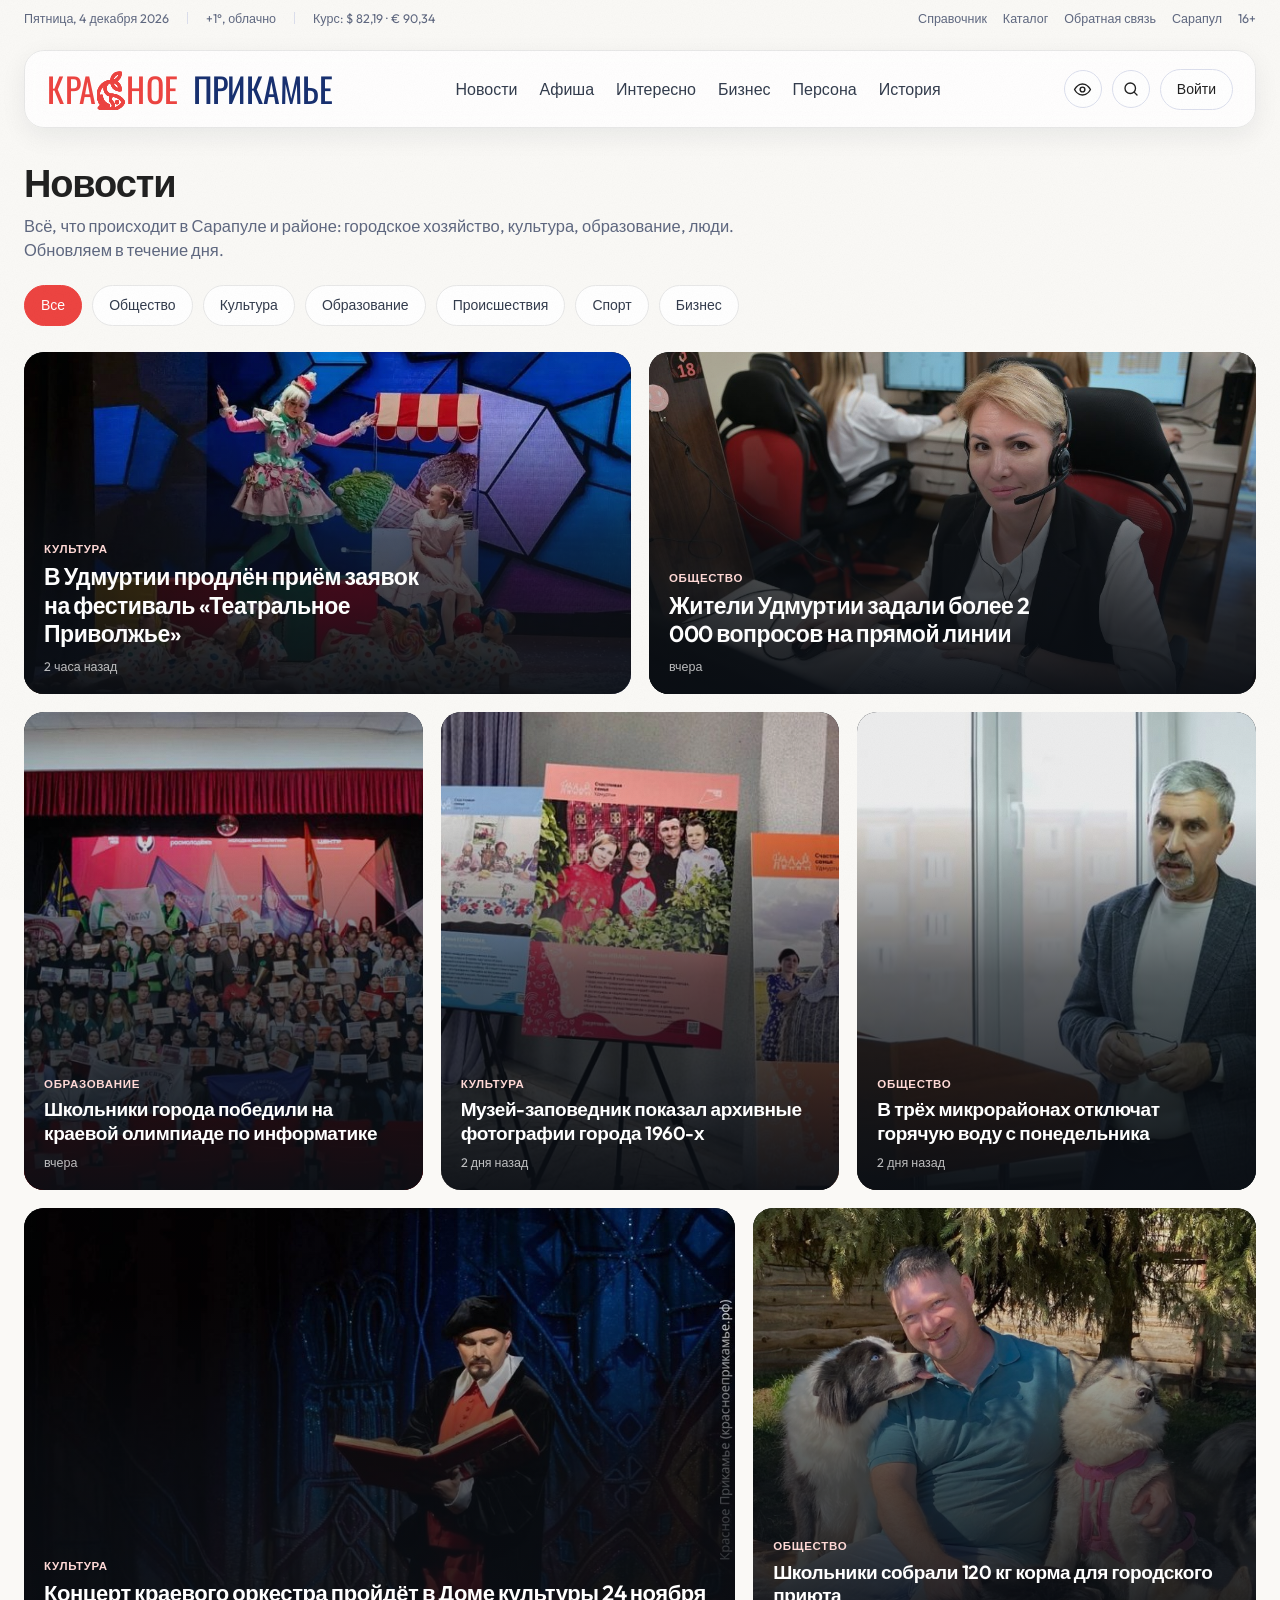
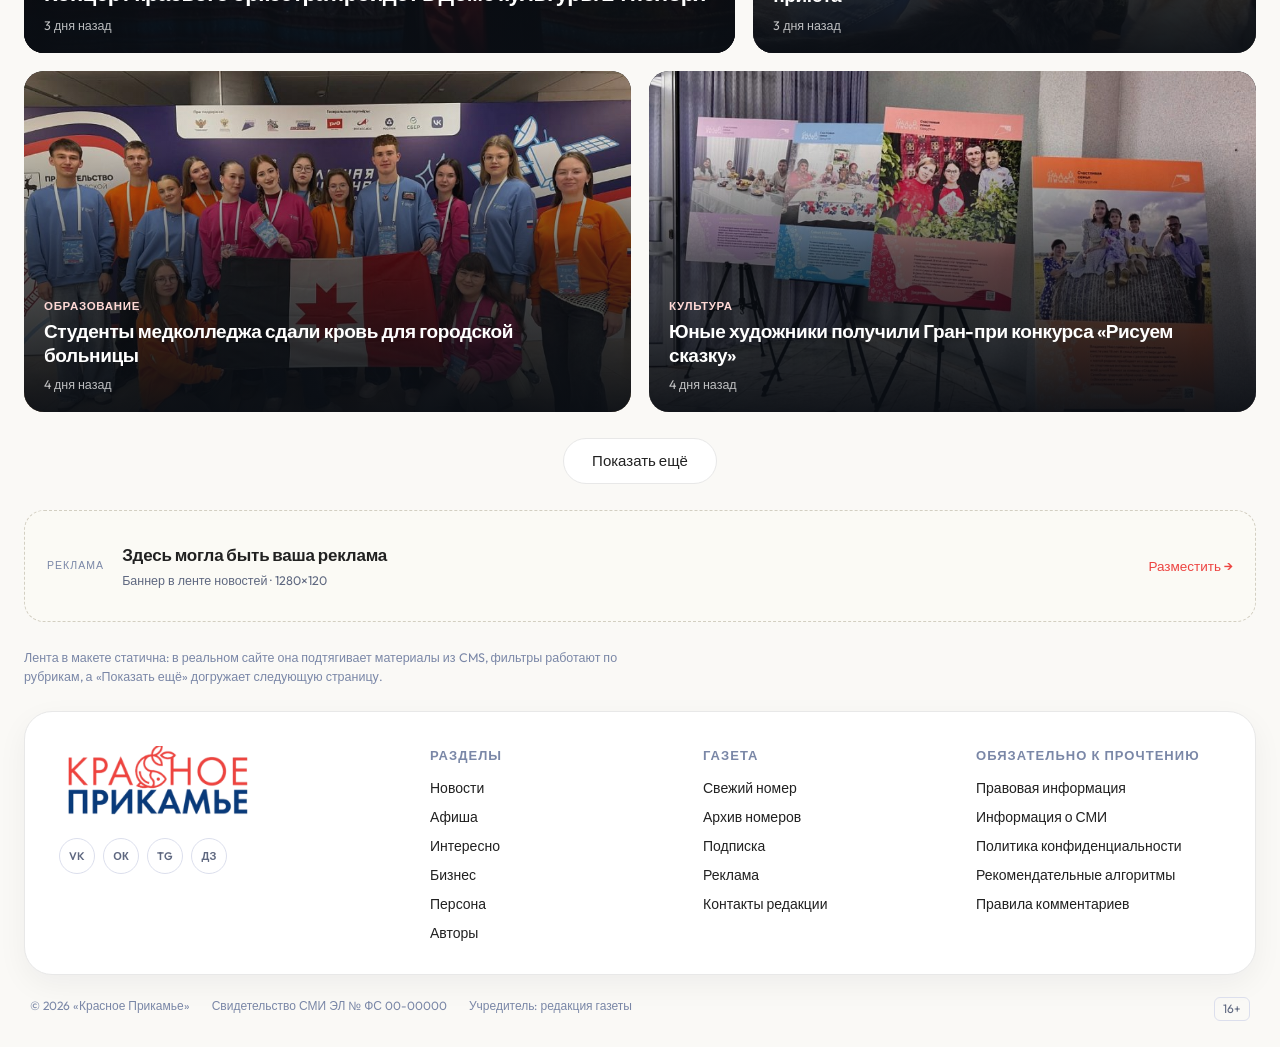
<file: news.html>
<!DOCTYPE html>
<html lang="ru">
<head>
<meta charset="utf-8">
<meta name="viewport" content="width=device-width, initial-scale=1">
<title>Новости — Красное Прикамье</title>
<link rel="icon" href="assets/favicon-32.png" sizes="32x32" type="image/png">
<link rel="icon" href="assets/favicon.png" sizes="512x512" type="image/png">
<link rel="apple-touch-icon" href="assets/favicon-180.png">
<link rel="preconnect" href="https://fonts.googleapis.com">
<link rel="preconnect" href="https://fonts.gstatic.com" crossorigin>
<link href="https://fonts.googleapis.com/css2?family=Outfit:wght@400;500;600;700&family=Oswald:wght@300;400;500;600&display=swap" rel="stylesheet">
<style>
  :root{
    --bg:#faf9f6;
    --ink:#212121;
    --muted:#5f6880;
    --muted-2:#7a87a7;
    --line:#dcdfed;
    --edge:#e8e8e8;
    --accent:#ed4441;
    --r:20px;
    --wrap:1280px;
  }
  *{box-sizing:border-box}
  body{
    margin:0;background:var(--bg);color:var(--ink);font:16px/1.5 Outfit,-apple-system,BlinkMacSystemFont,"Helvetica Neue",Arial,sans-serif;
    -webkit-font-smoothing:antialiased;
  }
  body::after{
    content:"";position:fixed;inset:0;pointer-events:none;z-index:60;opacity:.055;mix-blend-mode:multiply;
    background-image:url("data:image/svg+xml,%3Csvg xmlns='http://www.w3.org/2000/svg' width='180' height='180'%3E%3Cfilter id='n'%3E%3CfeTurbulence type='fractalNoise' baseFrequency='.9' numOctaves='4' stitchTiles='stitch'/%3E%3CfeColorMatrix type='saturate' values='0'/%3E%3C/filter%3E%3Crect width='180' height='180' filter='url(%23n)'/%3E%3C/svg%3E");
    background-size:180px 180px;
  }
  a{color:inherit;text-decoration:none}
  .wrap{width:min(var(--wrap),calc(100% - 48px));margin-inline:auto}
  @media(max-width:640px){.wrap{width:calc(100% - 32px)}}

  /* ---------- шапка ---------- */
  .topline{
    background:var(--bg);
    font-size:12.5px;color:var(--muted);
  }
  .topline .wrap{display:flex;align-items:center;gap:18px;min-height:36px}
  .topline .sep{width:1px;height:12px;background:var(--line)}
  .topline .right{margin-left:auto;display:flex;gap:16px}
  .topline .svc{color:var(--muted)}
  .topline .svc:hover{color:var(--accent)}
  @media(max-width:1100px){.topline .svc{display:none}}
  @media(max-width:640px){
    .topline .wrap{gap:12px;font-size:11.5px}
    .topline .cur{display:none}
    .topline .cur-sep{display:none}
    .topline .right span:not(.keep){display:none}
  }

  header{
    position:sticky;top:14px;z-index:40;
    width:min(var(--wrap),calc(100% - 48px));margin:14px auto 18px;
    background:rgba(255,255,255,.86);
    -webkit-backdrop-filter:blur(8px) saturate(1.1);
    backdrop-filter:blur(8px) saturate(1.1);
    border:1px solid var(--edge);border-radius:20px;
    box-shadow:0 8px 26px rgba(20,25,40,.07)
  }
  @supports not ((backdrop-filter:blur(1px)) or (-webkit-backdrop-filter:blur(1px))){
    header{background:#fff}
  }
  header .wrap{width:auto;padding:0 22px;margin:0}
  @media(max-width:640px){
    header{width:calc(100% - 24px);top:8px;margin:10px auto 14px;border-radius:16px}
    header .wrap{padding:0 14px}
  }
  .nav{display:grid;grid-template-columns:auto 1fr auto;align-items:center;gap:24px;height:76px}
  .logo{display:inline-flex;align-items:center;white-space:nowrap;text-transform:uppercase;
    font-family:'Oswald',-apple-system,sans-serif;font-size:34px;line-height:1}
  .logo .red{color:var(--accent);font-weight:400;letter-spacing:.02em}
  .logo .fish{height:1.12em;width:auto;vertical-align:center;transform:translateY(.07em);
    margin:0 .02em;
    filter:drop-shadow(.3px 0 0 var(--accent)) drop-shadow(-.3px 0 0 var(--accent)) drop-shadow(0 .3px 0 var(--accent)) drop-shadow(0 -.3px 0 var(--accent))}
  .logo .navy{color:#183070;font-weight:400;letter-spacing:-.005em;display:inline-block;margin-left:.4em}
  .logo:hover{opacity:.88}
  @media(max-width:760px){.logo{font-size:22px}}
  .menu{display:flex;gap:22px;justify-content:center;padding:0 24px;margin-left:0;font-size:16px;color:#333c4d;font-weight:400}
  .menu a:hover{color:var(--accent)}
  .nav-actions{display:flex;align-items:center;gap:10px}
  .iconbtn{width:38px;height:38px;border-radius:50%;display:grid;place-items:center;
    border:1px solid var(--line);background:#fff;color:var(--ink);cursor:pointer}
  .iconbtn:hover{border-color:var(--accent);color:var(--accent)}
  .btn{display:inline-flex;align-items:center;gap:8px;border-radius:999px;padding:10px 18px;
    font-size:14px;font-weight:500;background:var(--accent);color:#fff}
  .btn:hover{filter:brightness(1.06)}
  .btn-login{display:inline-flex;align-items:center;border-radius:999px;padding:9px 16px;
    font-size:14px;font-weight:500;color:var(--ink);border:1px solid var(--line);background:#fff}
  .btn-login:hover{border-color:var(--accent);color:var(--accent)}
  @media(max-width:520px){.btn-login{display:none}}
  .burger{display:none}
  @media(max-width:1080px){
    .menu{display:none}
    .nav{grid-template-columns:1fr auto 1fr;gap:12px}
    .logo{justify-self:center}
    .burger{justify-self:start}
    .nav-actions{justify-self:end}
    .burger{display:grid}
  }


  h1{margin:34px 0 8px;font-size:38px;line-height:1.15;letter-spacing:-.03em;font-weight:600}
  @media(max-width:640px){h1{font-size:28px}}
  .lead{color:var(--muted);font-size:16.5px;margin:0 0 22px;max-width:70ch}

  .search{display:flex;gap:10px;margin:0 0 30px}
  .search input{
    flex:1;height:48px;border:1px solid var(--edge);border-radius:14px;background:#fff;padding:0 16px;
    font:inherit;font-size:15px;color:var(--ink)
  }
  .search input:focus{outline:none;border-color:var(--accent)}
  .search button{
    height:48px;padding:0 22px;border:0;border-radius:999px;background:var(--accent);color:#fff;
    font:inherit;font-size:15px;font-weight:500;cursor:pointer
  }

  .grid{display:grid;grid-template-columns:1.1fr .9fr;gap:20px;align-items:start}
  @media(max-width:980px){.grid{grid-template-columns:1fr}}
  .card{background:#fff;border:1px solid var(--edge);border-radius:var(--r);padding:22px 24px}
  .card + .card{margin-top:16px}
  .card h2{margin:0 0 4px;font-size:21px;letter-spacing:-.02em;font-weight:600}
  .card .sub{font-size:13px;color:var(--muted-2);margin:0 0 14px}
  .rows{list-style:none;margin:0;padding:0}
  .rows li{display:flex;justify-content:space-between;gap:16px;padding:13px 0;border-top:1px solid #eef0f5;font-size:15px}
  .rows li:first-child{border-top:0;padding-top:0}
  .rows b{font-weight:500}
  .rows small{display:block;color:var(--muted-2);font-size:12.5px;margin-top:2px}
  .rows .val{white-space:nowrap;color:var(--muted)}
  .rows .val a{color:var(--ink);font-weight:500}
  .rows .val a:hover{color:var(--accent)}

  .emergency li{padding:14px 0}
  .emergency .num{font-size:20px;font-weight:600;letter-spacing:-.01em;color:var(--accent);white-space:nowrap}

  .slink{display:flex;align-items:center;gap:12px;padding:13px 0;border-top:1px solid #eef0f5;font-size:15px}
  .slink:first-child{border-top:0}
  .slink:hover{color:var(--accent)}
  .slink .arr{margin-left:auto;color:var(--muted-2)}

  .note{margin:26px 0 0;font-size:12.5px;color:var(--muted-2);max-width:80ch}

  .ad{display:flex;align-items:center;gap:18px;border:1px dashed #d3cfc2;border-radius:var(--r);
    background:#fbfaf5;padding:18px 22px;min-height:112px;margin-top:26px}
  .ad:hover{border-color:var(--accent);background:#fdfaf6}
  .ad .ad-tag{font-size:10.5px;letter-spacing:.1em;text-transform:uppercase;color:var(--muted-2);white-space:nowrap}
  .ad b{display:block;font-size:17px;font-weight:600;letter-spacing:-.01em}
  .ad small{display:block;font-size:12.5px;color:var(--muted);margin-top:3px}
  .ad .ad-cta{margin-left:auto;font-size:13.5px;font-weight:500;color:var(--accent);white-space:nowrap}
  .ad-square{width:300px;height:300px;flex-direction:column;align-items:flex-start;justify-content:center;gap:8px;margin-top:16px}
  @media(max-width:640px){.ad{flex-wrap:wrap;gap:10px}.ad .ad-cta{margin-left:0}.ad b{font-size:16px}}
  @media(max-width:640px){.ad-square{width:100%;height:auto}}



  .bar{display:flex;gap:10px;flex-wrap:wrap;margin-bottom:26px}
  .chip{padding:9px 16px;border-radius:999px;border:1px solid var(--edge);background:#fff;font-size:14px;color:#333c4d}
  .chip[aria-current]{background:var(--accent);border-color:var(--accent);color:#fff}
  .chip:hover:not([aria-current]){border-color:var(--accent);color:var(--accent)}
  /* журнальная сетка: 2 → 3 → 2 (7+5) → 2 */
  .feed{display:grid;grid-template-columns:repeat(12,minmax(0,1fr));gap:18px;margin-bottom:26px}
  .ncard{position:relative;display:block;border-radius:20px;overflow:hidden;background:#0d1219;
    transition:box-shadow .18s,transform .18s}
  .ncard:hover{box-shadow:0 14px 34px rgba(20,25,40,.16);transform:translateY(-2px)}
  .ncard img{position:absolute;inset:0;width:100%;height:100%;object-fit:cover;display:block}
  .ncard::after{content:"";position:absolute;inset:0;
    background:linear-gradient(to top,rgba(10,14,20,.96) 0%,rgba(10,14,20,.66) 45%,rgba(10,14,20,.08) 80%)}
  .nbody{position:absolute;left:0;right:0;bottom:0;z-index:2;display:flex;flex-direction:column;gap:6px;padding:18px 20px}
  .nbody .headline{font-size:19px;line-height:1.24;letter-spacing:-.02em;font-weight:600;color:#fff}
  .ncard:hover .headline{text-decoration:underline}
  .nbody .when{font-size:12.5px;color:rgba(255,255,255,.72);margin-top:2px}
  .kicker{font-size:11.5px;font-weight:600;letter-spacing:.06em;text-transform:uppercase;color:#ffd9d6}

  .c6{grid-column:span 6;aspect-ratio:16/9}
  .c4{grid-column:span 4;aspect-ratio:3/3.6}
  .c7{grid-column:span 7;aspect-ratio:16/10}
  .c5{grid-column:span 5;align-self:stretch;aspect-ratio:auto}
  .c6.big .headline{font-size:23px;max-width:26ch}
  .c7 .headline{font-size:22px}

  @media(max-width:980px){
    .c6,.c4,.c7,.c5{grid-column:span 12}
    .c6,.c7,.c5{aspect-ratio:16/9}
    .c4{aspect-ratio:16/10}
    .c6.big .headline,.c7 .headline{font-size:20px}
  }
  @media(max-width:640px){
    .feed{gap:14px}
    .ncard{aspect-ratio:4/3.2 !important;border-radius:16px}
    .nbody{padding:16px}
    .nbody .headline{font-size:18px}
  }

  .more-wrap{display:flex;justify-content:center;margin:0 0 26px}
  .more-btn{height:46px;padding:0 28px;border-radius:999px;border:1px solid var(--edge);background:#fff;
    font:inherit;font-size:15px;font-weight:500;cursor:pointer;color:var(--ink)}
  .more-btn:hover{border-color:var(--accent);color:var(--accent)}
</style>
<link rel="stylesheet" href="assets/a11y.css?v=3">
<link rel="stylesheet" href="assets/megamenu.css?v=9">
<link rel="stylesheet" href="assets/footer.css?v=6">
<link rel="stylesheet" href="assets/logo-effects.css?v=6">
<link rel="stylesheet" href="assets/mobile-menu.css?v=3">
</head>
<body>

<!-- верхняя служебная строка -->
<div class="topline">
  <div class="wrap">
    <span id="today">Суббота, 21 ноября 2026</span>
    <span class="sep"></span>
    <span>+1°, облачно</span>
    <span class="sep cur-sep"></span>
    <span class="cur">Курс: $ 82,19 · € 90,34</span>
    <div class="right">
      <a class="svc" href="spravochnik.html">Справочник</a>
      <a class="svc" href="katalog.html">Каталог</a>
      <a class="svc" href="#">Обратная связь</a>
      <span class="keep">Сарапул</span>
      <span>16+</span>
    </div>
  </div>
</div>

<header>
  <div class="wrap nav">
    <a class="logo" href="index.html" aria-label="Красное Прикамье — на главную">
      <span class="logo-mark"><span class="red">КРА</span><img class="fish" src="assets/fish-mark.svg?v=6" alt=""><span class="red">НОЕ</span></span><span class="navy">ПРИКАМЬЕ</span>
    </a>
    <nav class="menu">
      <div class="mega" id="mega">
        <button type="button" class="mega-trigger" id="megaTrigger" aria-expanded="false" aria-controls="megaPanel">Новости</button>
        <div class="mega-panel" id="megaPanel" hidden>
          <div class="mega-col">
            <a class="mega-link" href="news.html">
              <svg width="24" height="24" viewBox="0 0 24 24" fill="none" stroke="currentColor" stroke-width="1.6" stroke-linecap="round" stroke-linejoin="round" aria-hidden="true"><rect x="3" y="4" width="18" height="16" rx="2"/><path d="M7 8h7M7 12h7M7 16h7M17 8h1M17 12h1M17 16h1"/></svg>
              <span>Новости</span>
            </a>
            <a class="mega-link" href="#">
              <svg width="24" height="24" viewBox="0 0 24 24" fill="none" stroke="currentColor" stroke-width="1.6" stroke-linecap="round" stroke-linejoin="round" aria-hidden="true"><path d="M3 11v2a1 1 0 0 0 1 1h2l4 3V7L6 10H4a1 1 0 0 0-1 1z"/><path d="M14 9a5 5 0 0 1 0 6M17 6a9 9 0 0 1 0 12"/></svg>
              <span>Народные новости</span>
            </a>
            <a class="mega-link" href="#">
              <svg width="24" height="24" viewBox="0 0 24 24" fill="none" stroke="currentColor" stroke-width="1.6" stroke-linecap="round" stroke-linejoin="round" aria-hidden="true"><circle cx="12" cy="12" r="4"/><path d="M12 2v2M12 20v2M2 12h2M20 12h2M5 5l1.5 1.5M17.5 17.5 19 19M19 5l-1.5 1.5M6.5 17.5 5 19"/></svg>
              <span>Добрые новости</span>
            </a>
            <a class="mega-link" href="#">
              <svg width="24" height="24" viewBox="0 0 24 24" fill="none" stroke="currentColor" stroke-width="1.6" stroke-linecap="round" stroke-linejoin="round" aria-hidden="true"><path d="M21 12a8 8 0 1 1-3-6.2"/><path d="M21 4v5h-5"/><path d="M12 9v6M9 12h6"/></svg>
              <span>Добавить народную новость</span>
            </a>
          </div>
          <div class="mega-col">
            <div class="mega-cap">Рубрики</div>
            <ul class="mega-rubs">
              <li><a href="rubric.html">ДТП</a></li>
              <li><a href="rubric.html">Происшествия</a></li>
              <li><a href="rubric.html">Спорт</a></li>
              <li><a href="rubric.html">Культура</a></li>
              <li><a href="rubric.html">Образование</a></li>
              <li><a href="rubric.html">Общество</a></li>
            </ul>
          </div>
          <a class="mega-promo" href="#">
            <span class="ico">
              <svg width="40" height="40" viewBox="0 0 24 24" fill="none" stroke="currentColor" stroke-width="1.4" stroke-linecap="round" stroke-linejoin="round" aria-hidden="true"><path d="M4 6a2 2 0 0 1 2-2h12a2 2 0 0 1 2 2v9a2 2 0 0 1-2 2H9l-5 4V6z"/><path d="M8 9h8M8 12h5"/><path d="M17 14v4M15 16h4"/></svg>
            </span>
            <b>Добавить новость</b>
            <span>Расскажите другим о том, что происходит в городе</span>
          </a>
        </div>
      </div>

      <div class="mega" id="megaAfisha">
        <button type="button" class="mega-trigger" aria-expanded="false" aria-controls="megaAfishaPanel">Афиша</button>
        <div class="mega-panel" id="megaAfishaPanel" hidden>
          <div class="mega-col">
            <div class="mega-cap mega-cap-lg">Вся афиша нашего города</div>
            <ul class="mega-rubs">
              <li><a href="index.html#afisha">Фильмы</a></li>
              <li><a href="index.html#afisha">Спектакли</a></li>
              <li><a href="index.html#afisha">Концерты</a></li>
              <li><a href="index.html#afisha">Выставки</a></li>
              <li><a href="index.html#afisha">Вечеринки</a></li>
              <li><a href="index.html#afisha">События</a></li>
            </ul>
          </div>
          <div class="mega-col">
            <a class="mega-link" href="index.html#afisha">
              <svg width="24" height="24" viewBox="0 0 24 24" fill="none" stroke="currentColor" stroke-width="1.6" stroke-linecap="round" stroke-linejoin="round" aria-hidden="true"><circle cx="12" cy="12" r="9"/><path d="M8 12h.01M16 12h.01M9 16c1.8-1.4 4.2-1.4 6 0"/></svg>
              <span>Детская афиша</span>
            </a>
            <a class="mega-link" href="index.html#afisha">
              <svg width="24" height="24" viewBox="0 0 24 24" fill="none" stroke="currentColor" stroke-width="1.6" stroke-linecap="round" stroke-linejoin="round" aria-hidden="true"><path d="M3 6.5 9 4l6 2.5L21 4v13.5L15 20l-6-2.5L3 20V6.5z"/><path d="M9 4v13.5M15 6.5V20"/></svg>
              <span>Карта мероприятий</span>
            </a>
            <a class="mega-link" href="#">
              <svg width="24" height="24" viewBox="0 0 24 24" fill="none" stroke="currentColor" stroke-width="1.6" stroke-linecap="round" stroke-linejoin="round" aria-hidden="true"><path d="M3 6.5 9 4l6 2.5L21 4v13.5L15 20l-6-2.5L3 20V6.5z"/><path d="M15 8v6M12 11h6"/></svg>
              <span>Добавить событие</span><span class="mega-badge">бесплатно</span>
            </a>
          </div>
          <a class="mega-promo mega-promo--red" href="#">
            <span class="ico">
              <svg width="40" height="40" viewBox="0 0 24 24" fill="none" stroke="currentColor" stroke-width="1.4" stroke-linecap="round" stroke-linejoin="round" aria-hidden="true"><path d="M3 6.5 9 4l6 2.5L21 4v13.5L15 20l-6-2.5L3 20V6.5z"/><path d="M9 4v13.5M15 6.5V20"/><path d="M16 9v5M13.5 11.5h5"/></svg>
            </span>
            <b>Добавить событие</b>
            <span>Вы можете бесплатно добавить мероприятие в нашу афишу</span>
          </a>
        </div>
      </div>

      <div class="mega" id="megaInterest">
        <button type="button" class="mega-trigger" aria-expanded="false" aria-controls="megaInterestPanel">Интересно</button>
        <div class="mega-panel" id="megaInterestPanel" hidden>
          <div class="mega-col">
            <a class="mega-link" href="#">
              <svg width="24" height="24" viewBox="0 0 24 24" fill="none" stroke="currentColor" stroke-width="1.6" stroke-linecap="round" stroke-linejoin="round" aria-hidden="true"><path d="M4 20V10M10 20V4M16 20v-7M22 20V8"/></svg>
              <span>Опросы</span>
            </a>
            <a class="mega-link" href="#">
              <svg width="24" height="24" viewBox="0 0 24 24" fill="none" stroke="currentColor" stroke-width="1.6" stroke-linecap="round" stroke-linejoin="round" aria-hidden="true"><path d="M4 8h3l2-2h6l2 2h3v11H4z"/><circle cx="12" cy="13" r="3.4"/></svg>
              <span>Фотографии</span>
            </a>
            <a class="mega-link" href="#">
              <svg width="24" height="24" viewBox="0 0 24 24" fill="none" stroke="currentColor" stroke-width="1.6" stroke-linecap="round" stroke-linejoin="round" aria-hidden="true"><circle cx="12" cy="9" r="5"/><path d="M8.5 13.5 7 21l5-3 5 3-1.5-7.5"/></svg>
              <span>Конкурсы</span>
            </a>
            <a class="mega-link" href="#">
              <svg width="24" height="24" viewBox="0 0 24 24" fill="none" stroke="currentColor" stroke-width="1.6" stroke-linecap="round" stroke-linejoin="round" aria-hidden="true"><circle cx="12" cy="8" r="3.6"/><path d="M5 20c0-3.6 3.1-6.4 7-6.4s7 2.8 7 6.4"/></svg>
              <span>Персоны недели</span>
            </a>
            <a class="mega-link" href="authors.html">
              <svg width="24" height="24" viewBox="0 0 24 24" fill="none" stroke="currentColor" stroke-width="1.6" stroke-linecap="round" stroke-linejoin="round" aria-hidden="true"><path d="M20 4c-6 1-10.5 4.5-12.5 9.5L6 18l4.5-1.5C15.5 14.5 19 10 20 4z"/><path d="M6 18l-2 2"/></svg>
              <span>Авторы статей</span>
            </a>
          </div>
          <div class="mega-col">
            <a class="mega-link" href="#">
              <svg width="24" height="24" viewBox="0 0 24 24" fill="none" stroke="currentColor" stroke-width="1.6" stroke-linecap="round" stroke-linejoin="round" aria-hidden="true"><path d="M5 19 15 9l4 4L9 23z"/><path d="M14 6c1.5-1.5 3.5-1.5 5 0s1.5 3.5 0 5"/><path d="M8 16c-1.4.6-2.4 2-2.4 4 2 0 3.4-1 4-2.4"/></svg>
              <span>Факты</span>
            </a>
            <a class="mega-link" href="#">
              <svg width="24" height="24" viewBox="0 0 24 24" fill="none" stroke="currentColor" stroke-width="1.6" stroke-linecap="round" stroke-linejoin="round" aria-hidden="true"><path d="M12 3 2.5 20h19L12 3z"/><path d="M12 10v4M12 17h.01"/></svg>
              <span>Карта пробок</span>
            </a>
            <a class="mega-link" href="#">
              <svg width="24" height="24" viewBox="0 0 24 24" fill="none" stroke="currentColor" stroke-width="1.6" stroke-linecap="round" stroke-linejoin="round" aria-hidden="true"><path d="M7 15a4 4 0 0 1 .6-8A5.5 5.5 0 0 1 18 8.6 3.6 3.6 0 0 1 17.4 15z"/><path d="M8 19h.01M12 19h.01M16 19h.01"/></svg>
              <span>Погода</span>
            </a>
          </div>
          <a class="mega-promo mega-promo--green" href="#">
            <span class="ico">
              <svg width="42" height="42" viewBox="0 0 24 24" fill="none" stroke="currentColor" stroke-width="1.4" stroke-linecap="round" stroke-linejoin="round" aria-hidden="true"><path d="M4 20V11M10 20V5M16 20v-6M22 20V8"/><path d="M3 20h19"/></svg>
            </span>
            <b>Опросы</b>
            <span>Участвуйте и сравнивайте своё мнение с другими горожанами</span>
          </a>
        </div>
      </div>
      <a href="#">Бизнес</a>
      <a href="#">Персона</a>
      <a href="#">История</a>
    </nav>
    <div class="nav-actions">
      <button class="iconbtn burger" id="burger" aria-label="Открыть меню">
        <svg width="18" height="18" viewBox="0 0 24 24" fill="none" stroke="currentColor" stroke-width="1.8" stroke-linecap="round"><path d="M4 7h16M4 12h16M4 17h16"/></svg>
      </button>
      <button class="iconbtn" aria-label="Поиск">
        <svg width="18" height="18" viewBox="0 0 24 24" fill="none" stroke="currentColor" stroke-width="1.8" stroke-linecap="round"><circle cx="11" cy="11" r="7"/><path d="m20 20-3.5-3.5"/></svg>
      </button>
      <a class="btn-login" href="#">Войти</a>
    </div>
  </div>
</header>

<main class="wrap">
  <h1>Новости</h1>
  <p class="lead">Всё, что происходит в Сарапуле и районе: городское хозяйство, культура, образование, люди. Обновляем в течение дня.</p>

  <div class="bar">
    <a class="chip" href="#" aria-current="page">Все</a>
    <a class="chip" href="rubric.html">Общество</a>
    <a class="chip" href="rubric.html">Культура</a>
    <a class="chip" href="rubric.html">Образование</a>
    <a class="chip" href="rubric.html">Происшествия</a>
    <a class="chip" href="rubric.html">Спорт</a>
    <a class="chip" href="rubric.html">Бизнес</a>
  </div>

  <div class="feed">
    <a class="ncard c6 big" href="article.html">
      <img src="assets/photos/hero-theatre.jpg" alt="">
      <span class="nbody">
        <span class="kicker">Культура</span>
        <span class="headline">В Удмуртии продлён приём заявок на фестиваль «Театральное Приволжье»</span>
        <span class="when">2 часа назад</span>
      </span>
    </a>
    <a class="ncard c6 big" href="article.html">
      <img src="assets/photos/card-operator.jpg" alt="">
      <span class="nbody">
        <span class="kicker">Общество</span>
        <span class="headline">Жители Удмуртии задали более 2 000 вопросов на прямой линии</span>
        <span class="when">вчера</span>
      </span>
    </a>
    <a class="ncard c4" href="article.html">
      <img src="assets/photos/card-school.jpg" alt="">
      <span class="nbody">
        <span class="kicker">Образование</span>
        <span class="headline">Школьники города победили на краевой олимпиаде по информатике</span>
        <span class="when">вчера</span>
      </span>
    </a>
    <a class="ncard c4" href="article.html">
      <img src="assets/photos/card-expo.jpg" alt="">
      <span class="nbody">
        <span class="kicker">Культура</span>
        <span class="headline">Музей-заповедник показал архивные фотографии города 1960-х</span>
        <span class="when">2 дня назад</span>
      </span>
    </a>
    <a class="ncard c4" href="article.html">
      <img src="assets/photos/card-speaker.jpg" alt="">
      <span class="nbody">
        <span class="kicker">Общество</span>
        <span class="headline">В трёх микрорайонах отключат горячую воду с понедельника</span>
        <span class="when">2 дня назад</span>
      </span>
    </a>
    <a class="ncard c7" href="article.html">
      <img src="assets/photos/card-actor.jpg" alt="">
      <span class="nbody">
        <span class="kicker">Культура</span>
        <span class="headline">Концерт краевого оркестра пройдёт в Доме культуры 24 ноября</span>
        <span class="when">3 дня назад</span>
      </span>
    </a>
    <a class="ncard c5" href="article.html">
      <img src="assets/person-hero.jpg" alt="">
      <span class="nbody">
        <span class="kicker">Общество</span>
        <span class="headline">Школьники собрали 120 кг корма для городского приюта</span>
        <span class="when">3 дня назад</span>
      </span>
    </a>
    <a class="ncard c6" href="article.html">
      <img src="assets/photos/card-students.jpg" alt="">
      <span class="nbody">
        <span class="kicker">Образование</span>
        <span class="headline">Студенты медколледжа сдали кровь для городской больницы</span>
        <span class="when">4 дня назад</span>
      </span>
    </a>
    <a class="ncard c6" href="article.html">
      <img src="assets/photos/card-expo.jpg" alt="">
      <span class="nbody">
        <span class="kicker">Культура</span>
        <span class="headline">Юные художники получили Гран-при конкурса «Рисуем сказку»</span>
        <span class="when">4 дня назад</span>
      </span>
    </a>
  </div>

  <div class="more-wrap">
    <button class="more-btn" type="button">Показать ещё</button>
  </div>

  <a class="ad" href="#">
    <span class="ad-tag">Реклама</span>
    <span>
      <b>Здесь могла быть ваша реклама</b>
      <small>Баннер в ленте новостей · 1280×120</small>
    </span>
    <span class="ad-cta">Разместить →</span>
  </a>

  <p class="note">Лента в макете статична: в реальном сайте она подтягивает материалы из CMS, фильтры работают по рубрикам, а «Показать ещё» догружает следующую страницу.</p>
</main>

<footer id="site-footer"></footer>

<script src="assets/a11y.js?v=3"></script>
<script src="assets/megamenu.js?v=3"></script>
<script src="assets/footer.js?v=4"></script>
<script src="assets/logo-effects.js?v=3"></script>
<script src="assets/mobile-menu.js?v=2"></script>
<script src="assets/today.js?v=1"></script>
</body>
</html>
</file>
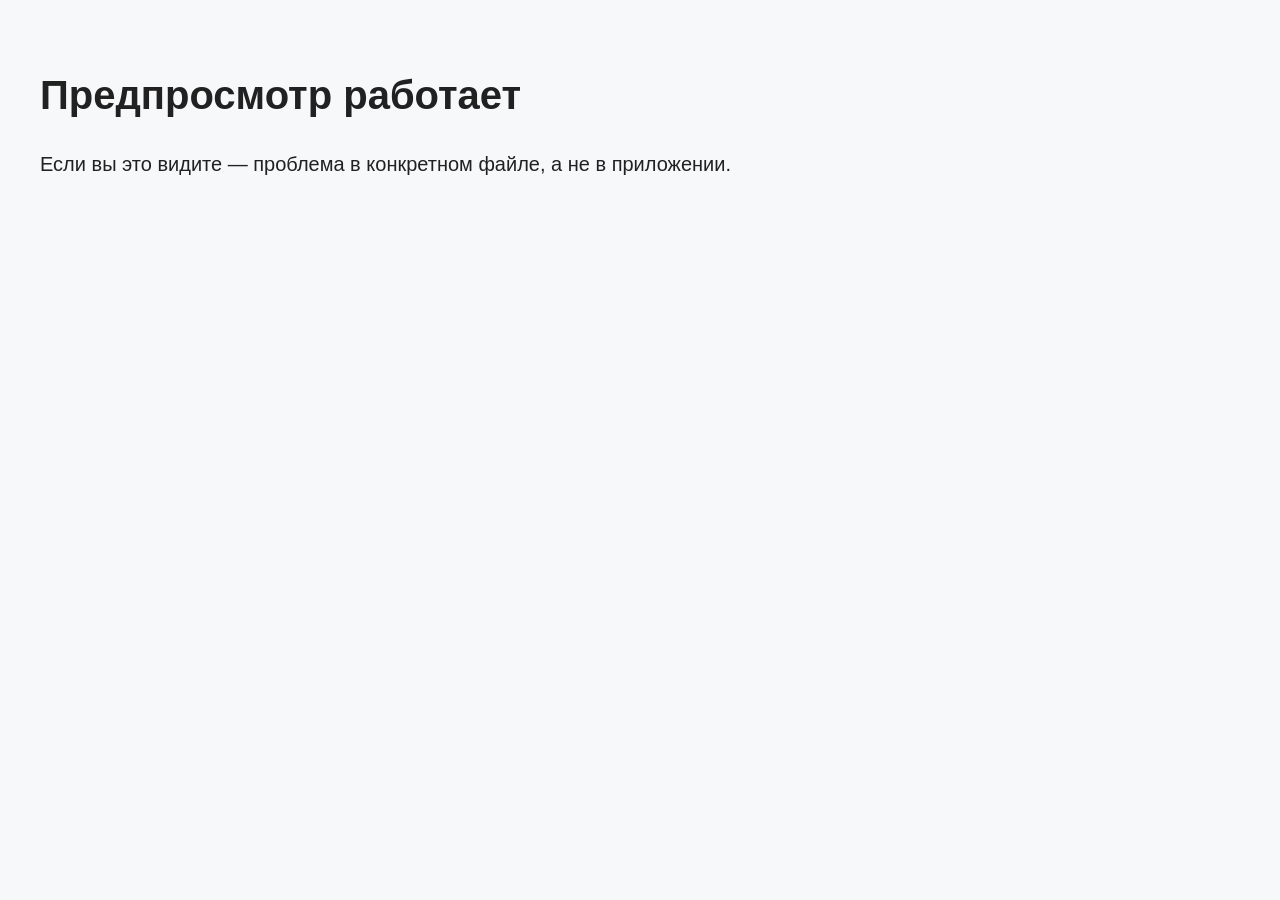
<file: preview-test.html>
<!DOCTYPE html>
<html lang="ru"><head><meta charset="utf-8"><title>Тест предпросмотра</title>
<style>body{font:20px/1.4 -apple-system,Arial;margin:0;padding:40px;background:#f7f8fa;color:#212121}</style>
</head><body><h1>Предпросмотр работает</h1><p>Если вы это видите — проблема в конкретном файле, а не в приложении.</p></body></html>
</file>
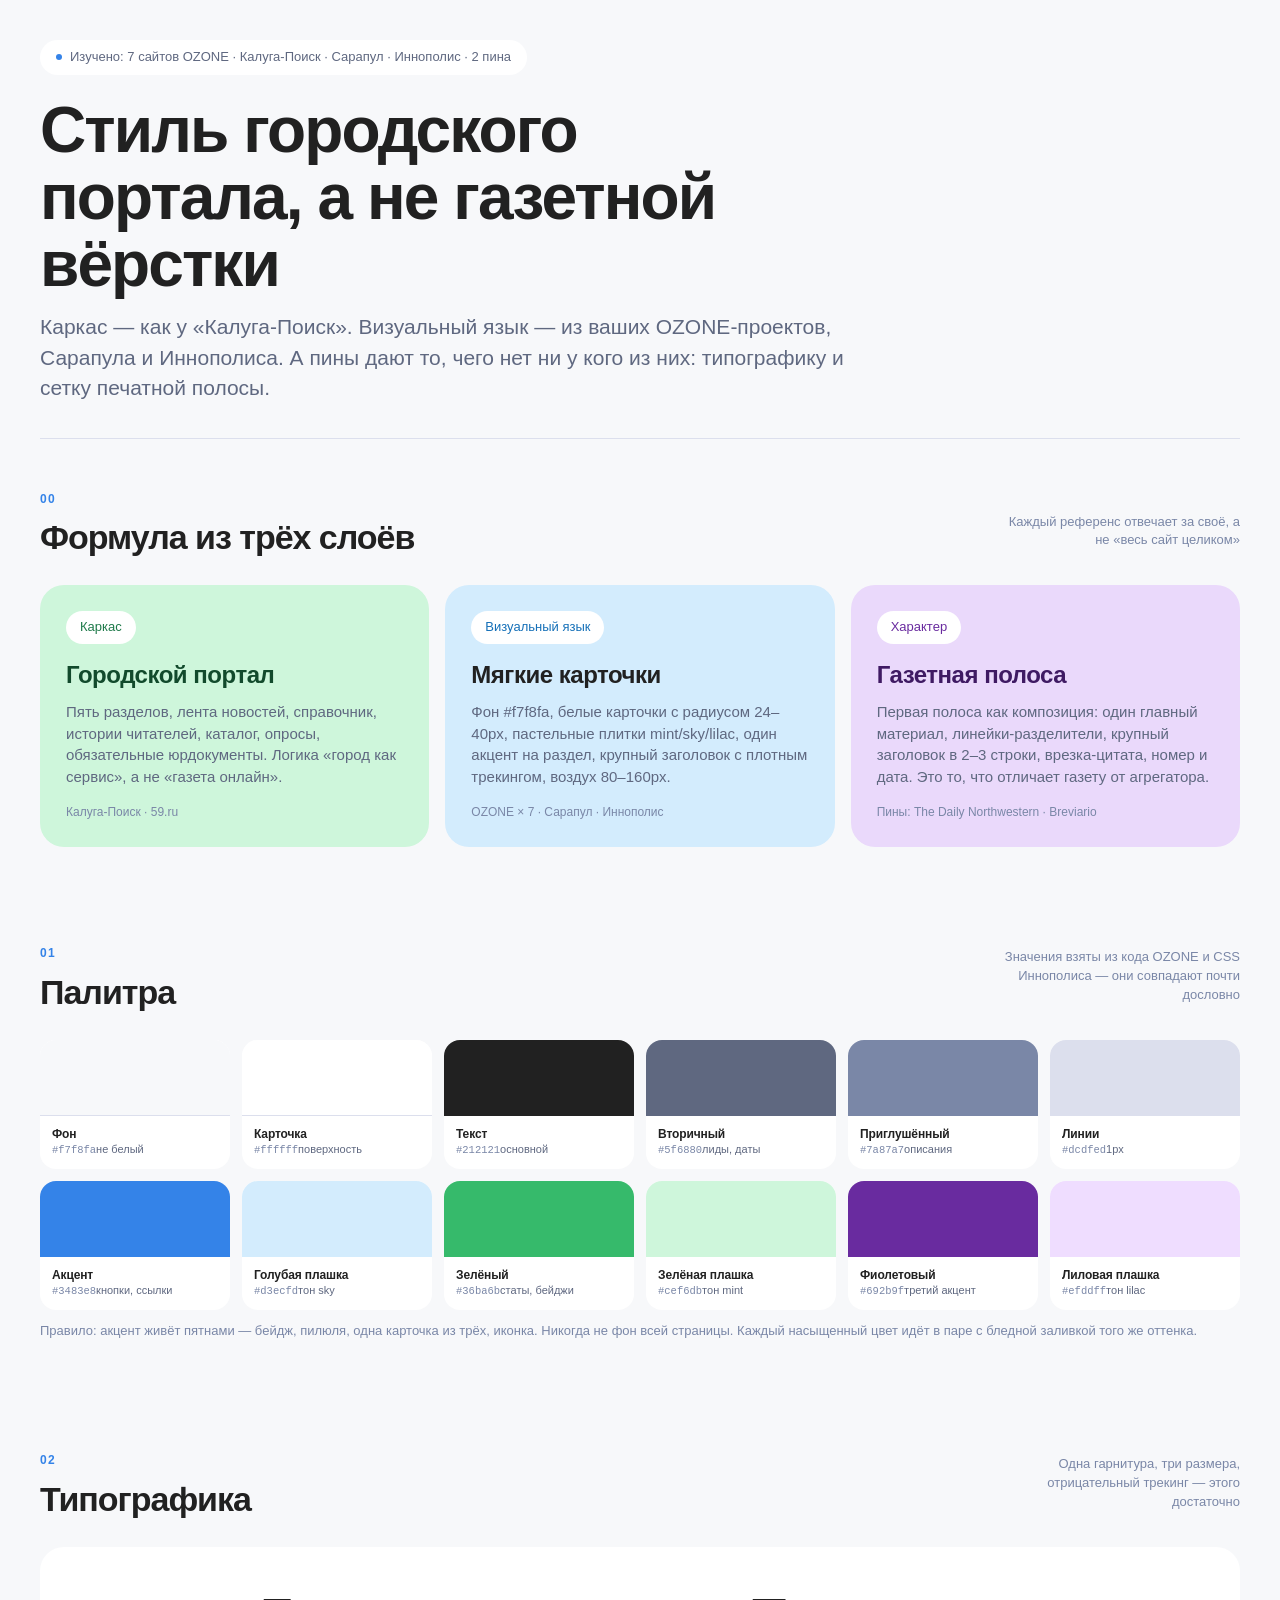
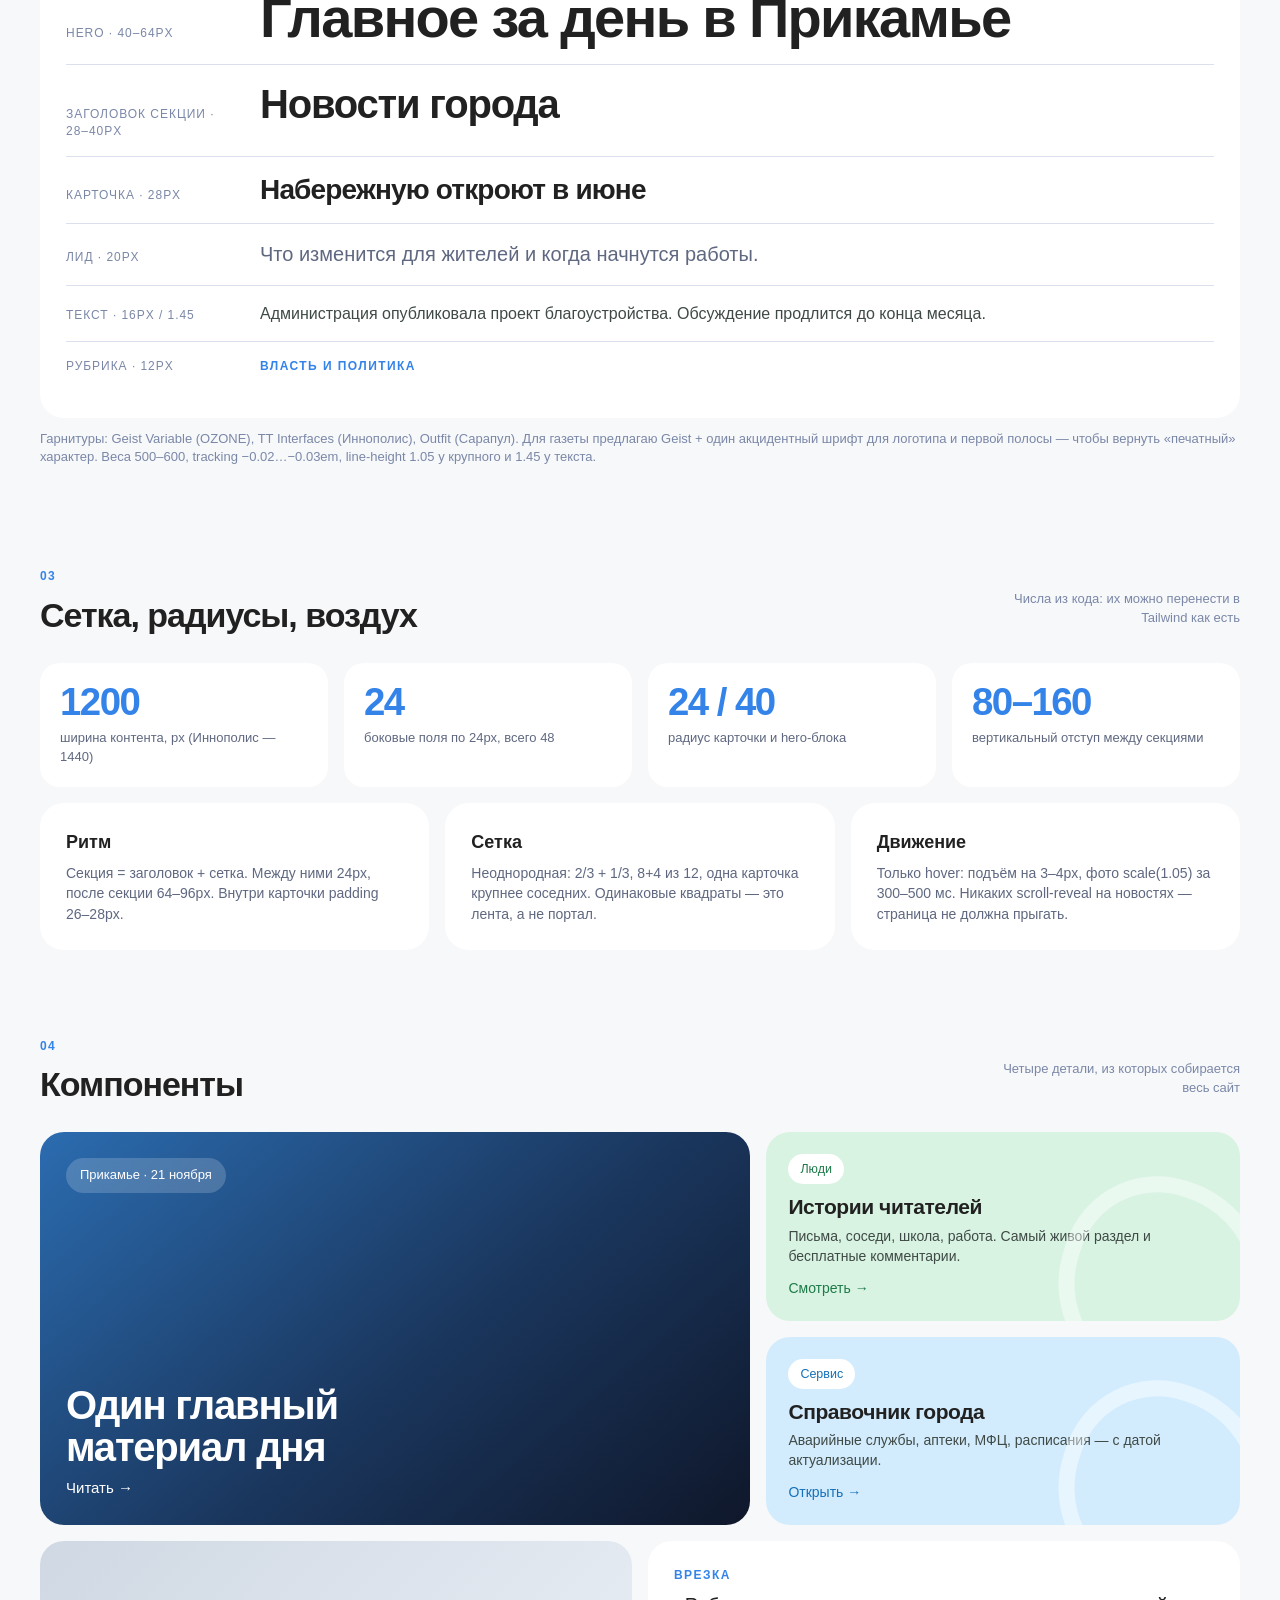
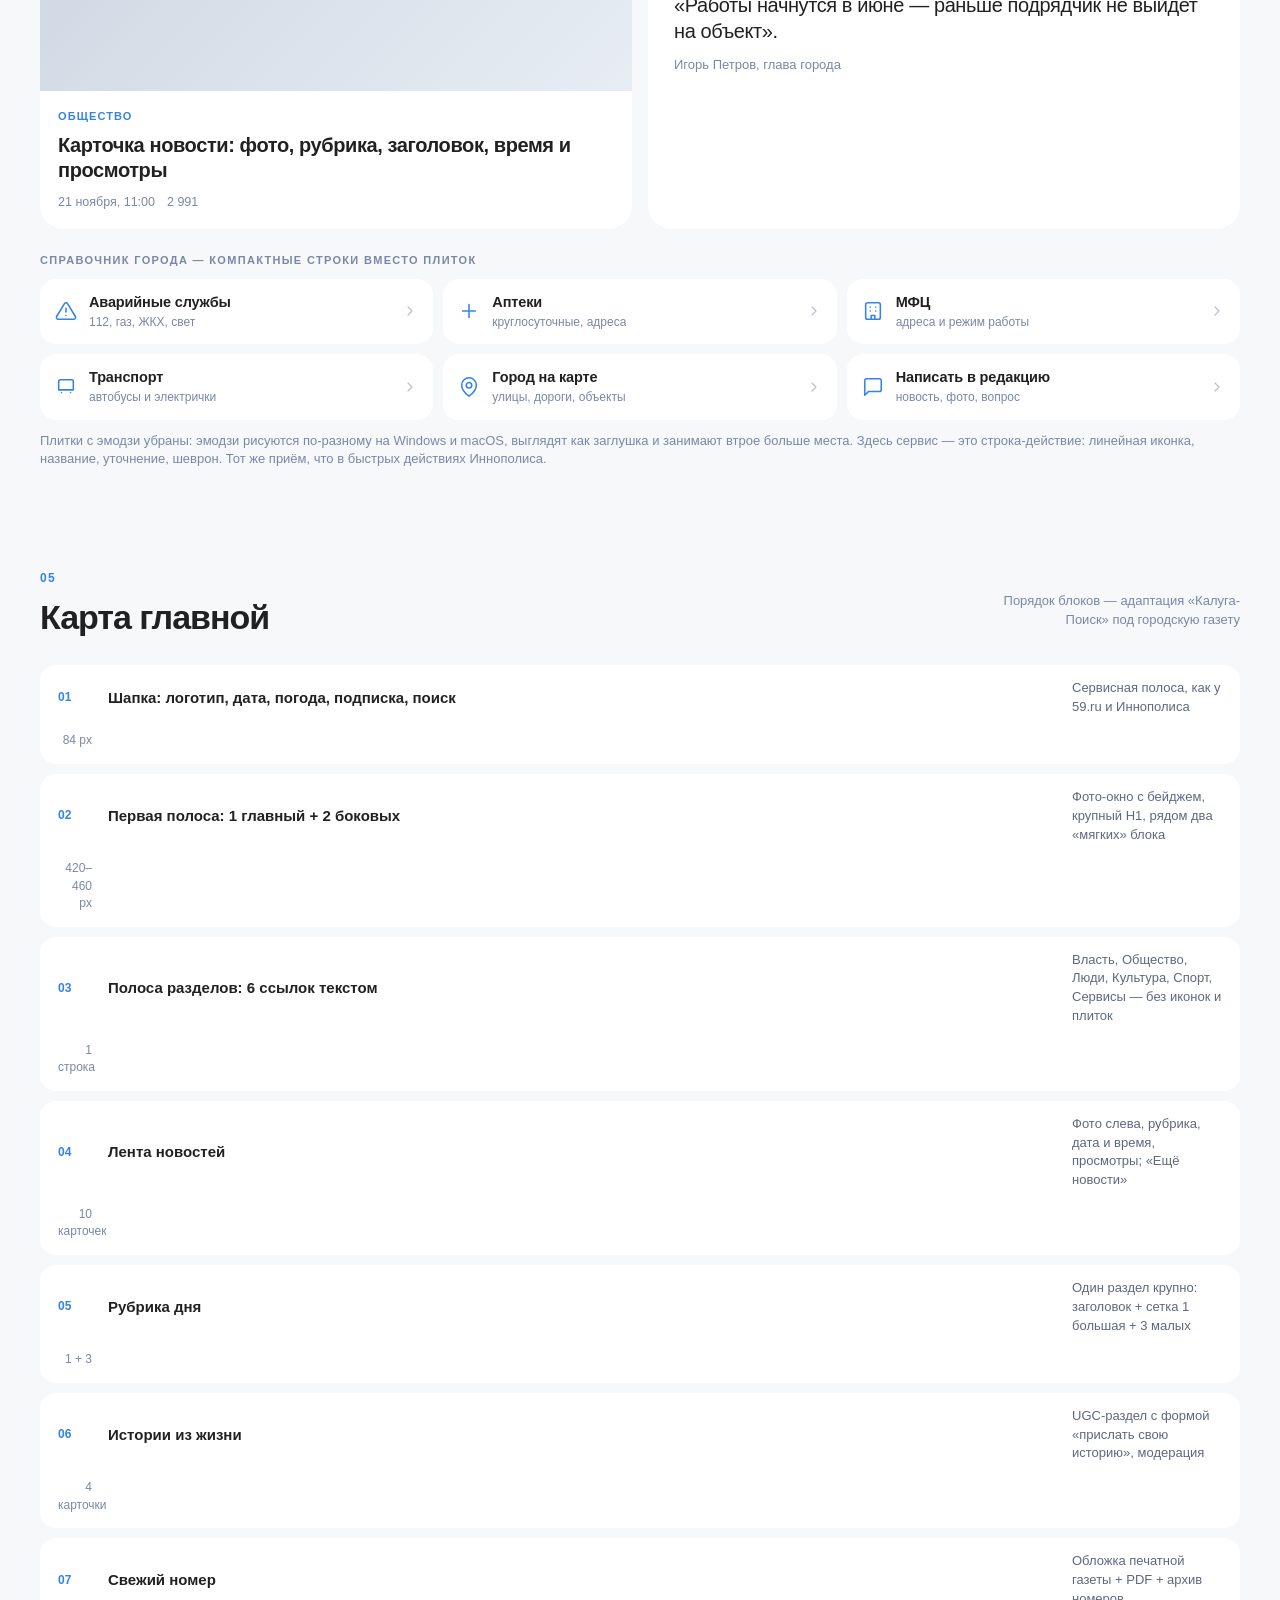
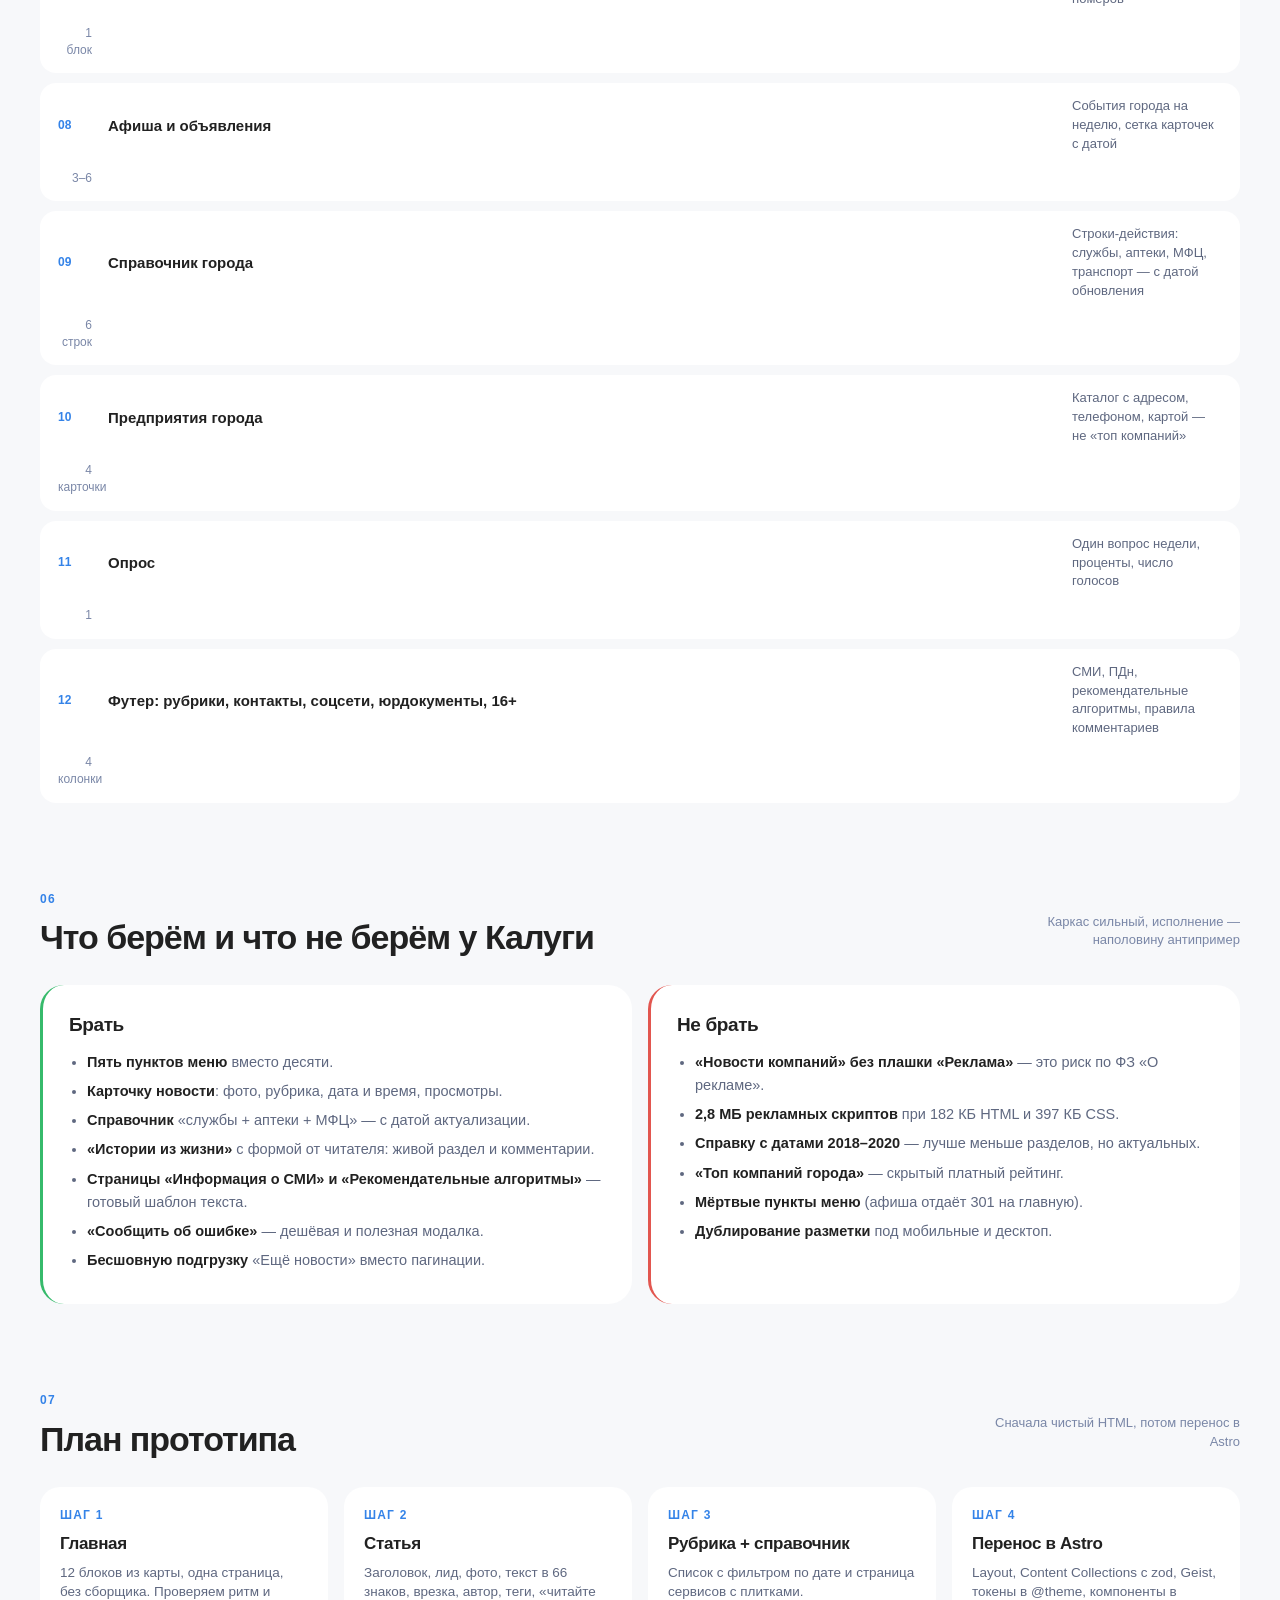
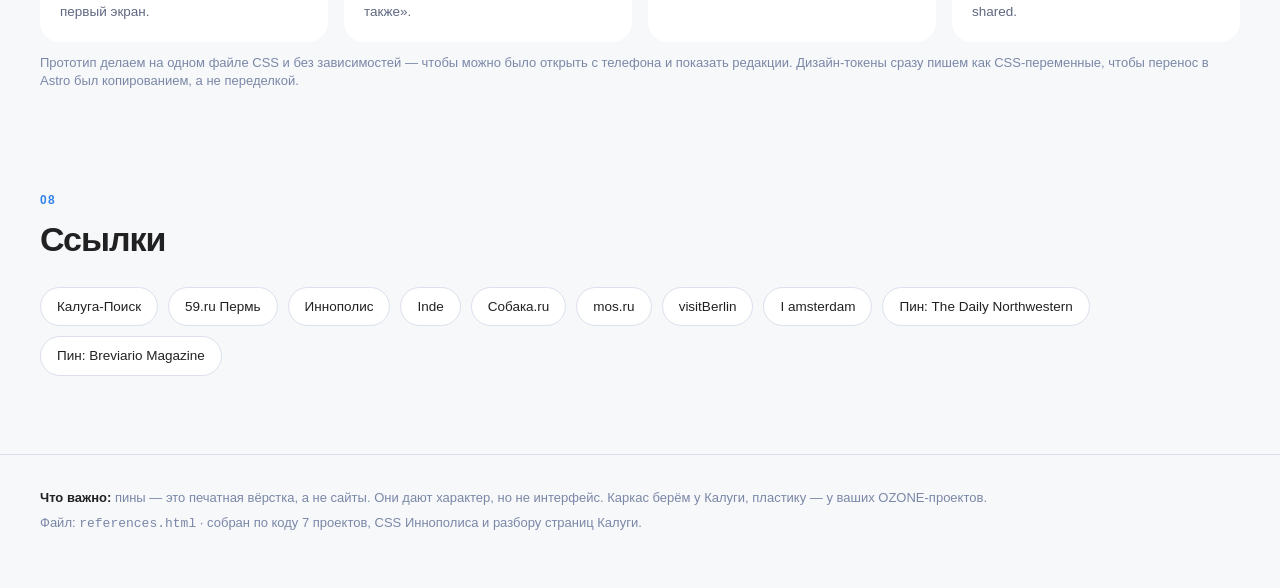
<file: references.html>
<!DOCTYPE html>
<html lang="ru">
<head>
<meta charset="utf-8">
<meta name="viewport" content="width=device-width, initial-scale=1">
<title>КПрикамье — стиль городского портала</title>
<style>
  :root{
    --bg:#f7f8fa;
    --surface:#ffffff;
    --ink:#212121;
    --muted:#5f6880;
    --muted-2:#7a87a7;
    --line:#dcdfed;
    --blue:#3483e8;
    --blue-light:#d3ecfd;
    --green:#36ba6b;
    --green-light:#cef6db;
    --violet:#692b9f;
    --violet-light:#efddff;
    --mint:#d8f3e2;
    --mint-ink:#1f7a4a;
    --lilac:#ead9fb;
    --lilac-ink:#692b9f;
    --soft:#eef0f4;
    --r:24px;
    --r-lg:40px;
    --wrap:1200px;
  }
  *{box-sizing:border-box}
  body{
    margin:0;background:var(--bg);color:var(--ink);
    font:16px/1.45 -apple-system,BlinkMacSystemFont,"Helvetica Neue",Arial,sans-serif;
    -webkit-font-smoothing:antialiased;
  }
  a{color:inherit}
  .wrap{width:min(var(--wrap),calc(100% - 48px));margin-inline:auto}
  section{padding:44px 0}

  /* header */
  header{padding:40px 0 8px}
  .eyebrow{
    display:inline-flex;align-items:center;gap:8px;border-radius:999px;
    background:#fff;padding:8px 16px;font-size:13px;color:var(--muted);
  }
  .dot{width:6px;height:6px;border-radius:50%;background:var(--blue)}
  h1{
    font-size:clamp(40px,5vw,64px);line-height:1.05;letter-spacing:-.03em;
    font-weight:600;margin:22px 0 14px;max-width:20ch;
  }
  .lead{font-size:clamp(18px,2vw,21px);color:var(--muted);max-width:70ch;margin:0}
  .hr{height:1px;background:var(--line);margin:34px 0 0}

  h2{font-size:clamp(26px,3.2vw,34px);line-height:1.15;letter-spacing:-.03em;font-weight:600;margin:0 0 6px}
  .sec-head{display:flex;align-items:flex-end;justify-content:space-between;gap:20px;margin-bottom:22px}
  .sec-note{font-size:13px;color:var(--muted-2);max-width:34ch;text-align:right}
  .num{font-size:12px;letter-spacing:.12em;color:var(--blue);font-weight:600;margin-bottom:10px}

  .card{background:var(--surface);border-radius:var(--r);padding:26px}
  .grid{display:grid;gap:16px}
  .g3{grid-template-columns:repeat(3,1fr)}
  .g2{grid-template-columns:repeat(2,1fr)}
  @media(max-width:900px){.g3,.g2{grid-template-columns:1fr}}

  /* формулы */
  .formula{display:grid;grid-template-columns:repeat(3,1fr);gap:16px}
  @media(max-width:900px){.formula{grid-template-columns:1fr}}
  .layer{border-radius:var(--r);padding:26px;display:flex;flex-direction:column;min-height:210px}
  .layer .tag{align-self:flex-start;border-radius:999px;background:#fff;padding:7px 14px;font-size:13px;font-weight:500}
  .layer h3{font-size:24px;letter-spacing:-.02em;font-weight:600;margin:14px 0 8px}
  .layer p{margin:0;font-size:15px;line-height:1.45;color:var(--muted)}
  .layer .src{margin-top:auto;padding-top:16px;font-size:12px;color:var(--muted-2)}
  .l1{background:var(--green-light)} .l1 h3{color:#124a2c} .l1 .tag{color:#1f7a4a}
  .l2{background:var(--blue-light)} .l2 .tag{color:#1570b8}
  .l3{background:var(--lilac)} .l3 h3{color:#3f1a63} .l3 .tag{color:var(--violet)}

  /* палитра */
  .swatches{display:grid;grid-template-columns:repeat(6,1fr);gap:12px}
  @media(max-width:900px){.swatches{grid-template-columns:repeat(3,1fr)}}
  .sw{border-radius:16px;overflow:hidden;background:#fff}
  .sw .chip{height:76px}
  .sw .meta{padding:10px 12px 12px;font-size:11px;line-height:1.35;color:var(--muted)}
  .sw .meta b{display:block;font-size:12px;color:var(--ink);font-weight:600;letter-spacing:-.01em}
  .sw .meta code{font-size:10.5px;color:var(--muted-2)}

  /* типографика */
  .type-row{display:grid;grid-template-columns:170px 1fr;gap:24px;align-items:baseline;
    padding:16px 0;border-bottom:1px solid var(--line)}
  .type-row:last-child{border-bottom:0}
  .type-row .lbl{font-size:12px;letter-spacing:.08em;text-transform:uppercase;color:var(--muted-2)}
  .t-hero{font-size:clamp(38px,5vw,56px);line-height:1.05;letter-spacing:-.03em;font-weight:600}
  .t-h2{font-size:clamp(28px,4vw,40px);line-height:1.15;letter-spacing:-.03em;font-weight:600}
  .t-card{font-size:28px;line-height:1.2;letter-spacing:-.03em;font-weight:600}
  .t-lead{font-size:20px;color:var(--muted);font-weight:400}
  .t-body{font-size:16px;color:#3f4a46}
  .t-eyebrow{font-size:12px;letter-spacing:.12em;text-transform:uppercase;font-weight:600;color:var(--blue)}
  .hint{font-size:13px;color:var(--muted-2);margin-top:12px}

  /* сетка */
  .metrics{display:grid;grid-template-columns:repeat(4,1fr);gap:16px}
  @media(max-width:900px){.metrics{grid-template-columns:repeat(2,1fr)}}
  .metric{background:#fff;border-radius:20px;padding:20px}
  .metric .v{font-size:clamp(28px,3vw,40px);font-weight:700;letter-spacing:-.04em;line-height:1;color:var(--blue)}
  .metric .k{font-size:13px;color:var(--muted);margin-top:8px}

  /* компоненты */
  .demo{display:grid;grid-template-columns:1.2fr .8fr;gap:16px}
  @media(max-width:900px){.demo{grid-template-columns:1fr}}
  .hero-demo{
    position:relative;min-height:300px;border-radius:var(--r);overflow:hidden;
    display:flex;flex-direction:column;justify-content:space-between;padding:26px;color:#fff;
    background:linear-gradient(140deg,#2b6cb0 0%,#1a365d 55%,#0f172a 100%);
  }
  .badgepill{align-self:flex-start;border-radius:999px;background:rgba(255,255,255,.18);
    padding:8px 14px;font-size:13px;backdrop-filter:blur(6px)}
  .hero-demo h3{font-size:clamp(28px,3.4vw,40px);line-height:1.05;letter-spacing:-.03em;font-weight:600;
    margin:0 0 8px;max-width:16ch}
  .hero-demo .go{font-weight:500;font-size:15px}
  .stack{display:grid;gap:16px}
  .soft{position:relative;overflow:hidden;border-radius:var(--r);padding:22px;display:flex;flex-direction:column;min-height:142px}
  .soft .pill{align-self:flex-start;background:#fff;border-radius:999px;padding:6px 12px;font-size:12.5px}
  .soft h4{font-size:21px;line-height:1.2;letter-spacing:-.02em;font-weight:600;margin:10px 0 6px}
  .soft p{margin:0;font-size:14px;line-height:1.45;color:#3f4a46}
  .soft .more{margin-top:auto;padding-top:12px;font-size:14px;font-weight:500}
  .soft::after{
    content:"";position:absolute;right:-30px;bottom:-70px;width:180px;height:180px;
    border:16px solid rgba(255,255,255,.45);border-radius:46% 54% 48% 52%;transform:rotate(18deg);
  }
  .s-mint{background:var(--mint)} .s-mint .pill,.s-mint .more{color:var(--mint-ink)}
  .s-sky{background:var(--blue-light)} .s-sky .pill,.s-sky .more{color:#1570b8}

  .cardnews{background:#fff;border-radius:var(--r);overflow:hidden;display:flex;flex-direction:column}
  .cardnews .ph{height:150px;background:linear-gradient(135deg,#cfd8e3,#e8edf4)}
  .cardnews .body{padding:18px}
  .cardnews .rub{font-size:11px;letter-spacing:.1em;text-transform:uppercase;color:var(--blue);font-weight:600}
  .cardnews h4{font-size:20px;line-height:1.25;letter-spacing:-.02em;margin:8px 0 10px;font-weight:600}
  .cardnews .meta{font-size:12.5px;color:var(--muted-2);display:flex;gap:12px}

  .qlabel{font-size:11px;letter-spacing:.12em;text-transform:uppercase;color:var(--muted-2);
    font-weight:600;margin:24px 0 10px}
  .quick{display:grid;grid-template-columns:repeat(3,1fr);gap:10px}
  @media(max-width:900px){.quick{grid-template-columns:1fr 1fr}}
  @media(max-width:560px){.quick{grid-template-columns:1fr}}
  .qrow{display:flex;align-items:center;gap:12px;background:#fff;border-radius:16px;
    padding:13px 15px;text-decoration:none;transition:background .2s ease}
  .qrow:hover{background:#eef4fd}
  .qrow>.ic{flex:0 0 22px;color:var(--blue)}
  .qrow .txt{display:flex;flex-direction:column;gap:1px;min-width:0}
  .qrow b{font-size:14.5px;font-weight:600;letter-spacing:-.01em;white-space:nowrap;
    overflow:hidden;text-overflow:ellipsis}
  .qrow small{font-size:12px;color:var(--muted-2);white-space:nowrap;overflow:hidden;text-overflow:ellipsis}
  .qrow .arw{margin-left:auto;flex:0 0 16px;color:#b8c0d4}

  /* карта главной */
  .map{counter-reset:b;display:grid;gap:10px}
  .map-row{display:grid;grid-template-columns:34px 1fr 150px;gap:16px;align-items:center;
    background:#fff;border-radius:16px;padding:14px 18px}
  .map-row::before{counter-increment:b;content:counter(b,decimal-leading-zero);font-size:12px;color:var(--blue);font-weight:600}
  .map-row b{font-weight:600;font-size:15px}
  .map-row span{font-size:13px;color:var(--muted)}
  .map-row .sz{font-size:12px;color:var(--muted-2);text-align:right}
  @media(max-width:700px){.map-row{grid-template-columns:30px 1fr}.map-row .sz{display:none}}

  /* do / dont */
  .dd{display:grid;grid-template-columns:1fr 1fr;gap:16px}
  @media(max-width:900px){.dd{grid-template-columns:1fr}}
  .dd .card h3{font-size:19px;margin:0 0 12px;letter-spacing:-.02em;font-weight:600}
  .dd ul{margin:0;padding-left:18px;font-size:14.5px;color:var(--muted);line-height:1.6}
  .dd li{margin-bottom:6px}
  .dd li b{color:var(--ink);font-weight:600}
  .ok{border-left:3px solid var(--green)}
  .no{border-left:3px solid #e2564f}

  /* план */
  .steps{display:grid;grid-template-columns:repeat(4,1fr);gap:16px}
  @media(max-width:900px){.steps{grid-template-columns:1fr 1fr}}
  .step{background:#fff;border-radius:20px;padding:20px}
  .step .n{font-size:12px;color:var(--blue);font-weight:600;letter-spacing:.1em}
  .step h4{font-size:17px;margin:8px 0 6px;letter-spacing:-.02em;font-weight:600}
  .step p{margin:0;font-size:13.5px;color:var(--muted);line-height:1.45}

  .links{display:flex;flex-wrap:wrap;gap:10px}
  .link{border-radius:999px;background:#fff;padding:9px 16px;font-size:13.5px;color:var(--ink);
    text-decoration:none;border:1px solid var(--line)}
  .link:hover{border-color:var(--blue);color:var(--blue)}

  footer{margin-top:34px;padding:34px 0 56px;border-top:1px solid var(--line);
    font-size:13px;color:var(--muted-2)}
  footer b{color:var(--ink);font-weight:600}
</style>
</head>
<body>

<header class="wrap">
  <div class="eyebrow"><span class="dot"></span>Изучено: 7 сайтов OZONE · Калуга-Поиск · Сарапул · Иннополис · 2 пина</div>
  <h1>Стиль городского портала, а не газетной вёрстки</h1>
  <p class="lead">Каркас — как у «Калуга-Поиск». Визуальный язык — из ваших OZONE-проектов, Сарапула и Иннополиса. А пины дают то, чего нет ни у кого из них: типографику и сетку печатной полосы.</p>
  <div class="hr"></div>
</header>

<main class="wrap">

  <!-- 00 -->
  <section>
    <div class="sec-head">
      <div><div class="num">00</div><h2>Формула из трёх слоёв</h2></div>
      <p class="sec-note">Каждый референс отвечает за своё, а не «весь сайт целиком»</p>
    </div>
    <div class="formula">
      <div class="layer l1">
        <span class="tag">Каркас</span>
        <h3>Городской портал</h3>
        <p>Пять разделов, лента новостей, справочник, истории читателей, каталог, опросы, обязательные юрдокументы. Логика «город как сервис», а не «газета онлайн».</p>
        <div class="src">Калуга-Поиск · 59.ru</div>
      </div>
      <div class="layer l2">
        <span class="tag">Визуальный язык</span>
        <h3>Мягкие карточки</h3>
        <p>Фон #f7f8fa, белые карточки с радиусом 24–40px, пастельные плитки mint/sky/lilac, один акцент на раздел, крупный заголовок с плотным трекингом, воздух 80–160px.</p>
        <div class="src">OZONE × 7 · Сарапул · Иннополис</div>
      </div>
      <div class="layer l3">
        <span class="tag">Характер</span>
        <h3>Газетная полоса</h3>
        <p>Первая полоса как композиция: один главный материал, линейки-разделители, крупный заголовок в 2–3 строки, врезка-цитата, номер и дата. Это то, что отличает газету от агрегатора.</p>
        <div class="src">Пины: The Daily Northwestern · Breviario</div>
      </div>
    </div>
  </section>

  <!-- 01 -->
  <section>
    <div class="sec-head">
      <div><div class="num">01</div><h2>Палитра</h2></div>
      <p class="sec-note">Значения взяты из кода OZONE и CSS Иннополиса — они совпадают почти дословно</p>
    </div>
    <div class="swatches">
      <div class="sw"><div class="chip" style="background:#f7f8fa;border-bottom:1px solid #dcdfed"></div>
        <div class="meta"><b>Фон</b><code>#f7f8fa</code>не белый</div></div>
      <div class="sw"><div class="chip" style="background:#ffffff;border-bottom:1px solid #dcdfed"></div>
        <div class="meta"><b>Карточка</b><code>#ffffff</code>поверхность</div></div>
      <div class="sw"><div class="chip" style="background:#212121"></div>
        <div class="meta"><b>Текст</b><code>#212121</code>основной</div></div>
      <div class="sw"><div class="chip" style="background:#5f6880"></div>
        <div class="meta"><b>Вторичный</b><code>#5f6880</code>лиды, даты</div></div>
      <div class="sw"><div class="chip" style="background:#7a87a7"></div>
        <div class="meta"><b>Приглушённый</b><code>#7a87a7</code>описания</div></div>
      <div class="sw"><div class="chip" style="background:#dcdfed"></div>
        <div class="meta"><b>Линии</b><code>#dcdfed</code>1px</div></div>
      <div class="sw"><div class="chip" style="background:#3483e8"></div>
        <div class="meta"><b>Акцент</b><code>#3483e8</code>кнопки, ссылки</div></div>
      <div class="sw"><div class="chip" style="background:#d3ecfd"></div>
        <div class="meta"><b>Голубая плашка</b><code>#d3ecfd</code>тон sky</div></div>
      <div class="sw"><div class="chip" style="background:#36ba6b"></div>
        <div class="meta"><b>Зелёный</b><code>#36ba6b</code>статы, бейджи</div></div>
      <div class="sw"><div class="chip" style="background:#cef6db"></div>
        <div class="meta"><b>Зелёная плашка</b><code>#cef6db</code>тон mint</div></div>
      <div class="sw"><div class="chip" style="background:#692b9f"></div>
        <div class="meta"><b>Фиолетовый</b><code>#692b9f</code>третий акцент</div></div>
      <div class="sw"><div class="chip" style="background:#efddff"></div>
        <div class="meta"><b>Лиловая плашка</b><code>#efddff</code>тон lilac</div></div>
    </div>
    <p class="hint">Правило: акцент живёт пятнами — бейдж, пилюля, одна карточка из трёх, иконка. Никогда не фон всей страницы. Каждый насыщенный цвет идёт в паре с бледной заливкой того же оттенка.</p>
  </section>

  <!-- 02 -->
  <section>
    <div class="sec-head">
      <div><div class="num">02</div><h2>Типографика</h2></div>
      <p class="sec-note">Одна гарнитура, три размера, отрицательный трекинг — этого достаточно</p>
    </div>
    <div class="card">
      <div class="type-row">
        <div class="lbl">Hero · 40–64px</div>
        <div class="t-hero">Главное за день в Прикамье</div>
      </div>
      <div class="type-row">
        <div class="lbl">Заголовок секции · 28–40px</div>
        <div class="t-h2">Новости города</div>
      </div>
      <div class="type-row">
        <div class="lbl">Карточка · 28px</div>
        <div class="t-card">Набережную откроют в июне</div>
      </div>
      <div class="type-row">
        <div class="lbl">Лид · 20px</div>
        <div class="t-lead">Что изменится для жителей и когда начнутся работы.</div>
      </div>
      <div class="type-row">
        <div class="lbl">Текст · 16px / 1.45</div>
        <div class="t-body">Администрация опубликовала проект благоустройства. Обсуждение продлится до конца месяца.</div>
      </div>
      <div class="type-row">
        <div class="lbl">Рубрика · 12px</div>
        <div class="t-eyebrow">Власть и политика</div>
      </div>
    </div>
    <p class="hint">Гарнитуры: Geist Variable (OZONE), TT Interfaces (Иннополис), Outfit (Сарапул). Для газеты предлагаю Geist + один акцидентный шрифт для логотипа и первой полосы — чтобы вернуть «печатный» характер. Веса 500–600, tracking −0.02…−0.03em, line-height 1.05 у крупного и 1.45 у текста.</p>
  </section>

  <!-- 03 -->
  <section>
    <div class="sec-head">
      <div><div class="num">03</div><h2>Сетка, радиусы, воздух</h2></div>
      <p class="sec-note">Числа из кода: их можно перенести в Tailwind как есть</p>
    </div>
    <div class="metrics">
      <div class="metric"><div class="v">1200</div><div class="k">ширина контента, px (Иннополис — 1440)</div></div>
      <div class="metric"><div class="v">24</div><div class="k">боковые поля по 24px, всего 48</div></div>
      <div class="metric"><div class="v">24 / 40</div><div class="k">радиус карточки и hero-блока</div></div>
      <div class="metric"><div class="v">80–160</div><div class="k">вертикальный отступ между секциями</div></div>
    </div>
    <div class="grid g3" style="margin-top:16px">
      <div class="card"><h3 style="font-size:18px;margin:0 0 8px">Ритм</h3><p style="margin:0;font-size:14px;color:var(--muted)">Секция = заголовок + сетка. Между ними 24px, после секции 64–96px. Внутри карточки padding 26–28px.</p></div>
      <div class="card"><h3 style="font-size:18px;margin:0 0 8px">Сетка</h3><p style="margin:0;font-size:14px;color:var(--muted)">Неоднородная: 2/3 + 1/3, 8+4 из 12, одна карточка крупнее соседних. Одинаковые квадраты — это лента, а не портал.</p></div>
      <div class="card"><h3 style="font-size:18px;margin:0 0 8px">Движение</h3><p style="margin:0;font-size:14px;color:var(--muted)">Только hover: подъём на 3–4px, фото scale(1.05) за 300–500 мс. Никаких scroll-reveal на новостях — страница не должна прыгать.</p></div>
    </div>
  </section>

  <!-- 04 -->
  <section>
    <div class="sec-head">
      <div><div class="num">04</div><h2>Компоненты</h2></div>
      <p class="sec-note">Четыре детали, из которых собирается весь сайт</p>
    </div>

    <div class="demo">
      <div class="hero-demo">
        <span class="badgepill">Прикамье · 21 ноября</span>
        <div>
          <h3>Один главный материал дня</h3>
          <span class="go">Читать →</span>
        </div>
      </div>
      <div class="stack">
        <div class="soft s-mint">
          <span class="pill">Люди</span>
          <h4>Истории читателей</h4>
          <p>Письма, соседи, школа, работа. Самый живой раздел и бесплатные комментарии.</p>
          <span class="more">Смотреть →</span>
        </div>
        <div class="soft s-sky">
          <span class="pill">Сервис</span>
          <h4>Справочник города</h4>
          <p>Аварийные службы, аптеки, МФЦ, расписания — с датой актуализации.</p>
          <span class="more">Открыть →</span>
        </div>
      </div>
    </div>

    <div class="grid g2" style="margin-top:16px">
      <div class="cardnews">
        <div class="ph"></div>
        <div class="body">
          <div class="rub">Общество</div>
          <h4>Карточка новости: фото, рубрика, заголовок, время и просмотры</h4>
          <div class="meta"><span>21 ноября, 11:00</span><span>2 991</span></div>
        </div>
      </div>
      <div class="card">
        <div class="num" style="margin-bottom:8px">ВРЕЗКА</div>
        <p style="font-size:20px;line-height:1.3;letter-spacing:-.02em;margin:0 0 12px">«Работы начнутся в июне — раньше подрядчик не выйдет на объект».</p>
        <p style="margin:0;font-size:13px;color:var(--muted-2)">Игорь Петров, глава города</p>
      </div>
    </div>

    <p class="qlabel">Справочник города — компактные строки вместо плиток</p>
    <div class="quick">
      <a class="qrow" href="#">
        <svg class="ic" width="22" height="22" viewBox="0 0 24 24" fill="none" stroke="currentColor" stroke-width="1.7" stroke-linecap="round" stroke-linejoin="round"><path d="M10.3 3.9 1.8 18a2 2 0 0 0 1.7 3h17a2 2 0 0 0 1.7-3L13.7 3.9a2 2 0 0 0-3.4 0z"/><path d="M12 9v4M12 17h.01"/></svg>
        <span class="txt"><b>Аварийные службы</b><small>112, газ, ЖКХ, свет</small></span>
        <svg class="arw" width="16" height="16" viewBox="0 0 24 24" fill="none" stroke="currentColor" stroke-width="1.8" stroke-linecap="round" stroke-linejoin="round"><path d="m9 18 6-6-6-6"/></svg>
      </a>
      <a class="qrow" href="#">
        <svg class="ic" width="22" height="22" viewBox="0 0 24 24" fill="none" stroke="currentColor" stroke-width="1.7" stroke-linecap="round"><path d="M12 5v14M5 12h14"/></svg>
        <span class="txt"><b>Аптеки</b><small>круглосуточные, адреса</small></span>
        <svg class="arw" width="16" height="16" viewBox="0 0 24 24" fill="none" stroke="currentColor" stroke-width="1.8" stroke-linecap="round" stroke-linejoin="round"><path d="m9 18 6-6-6-6"/></svg>
      </a>
      <a class="qrow" href="#">
        <svg class="ic" width="22" height="22" viewBox="0 0 24 24" fill="none" stroke="currentColor" stroke-width="1.7" stroke-linecap="round" stroke-linejoin="round"><rect x="4" y="3" width="16" height="18" rx="2"/><path d="M9 8h.01M15 8h.01M9 12h.01M15 12h.01M10 21v-4h4v4"/></svg>
        <span class="txt"><b>МФЦ</b><small>адреса и режим работы</small></span>
        <svg class="arw" width="16" height="16" viewBox="0 0 24 24" fill="none" stroke="currentColor" stroke-width="1.8" stroke-linecap="round" stroke-linejoin="round"><path d="m9 18 6-6-6-6"/></svg>
      </a>
      <a class="qrow" href="#">
        <svg class="ic" width="22" height="22" viewBox="0 0 24 24" fill="none" stroke="currentColor" stroke-width="1.7" stroke-linecap="round" stroke-linejoin="round"><path d="M4 6a2 2 0 0 1 2-2h12a2 2 0 0 1 2 2v9H4z"/><path d="M4 15h16M7 18h.01M17 18h.01"/></svg>
        <span class="txt"><b>Транспорт</b><small>автобусы и электрички</small></span>
        <svg class="arw" width="16" height="16" viewBox="0 0 24 24" fill="none" stroke="currentColor" stroke-width="1.8" stroke-linecap="round" stroke-linejoin="round"><path d="m9 18 6-6-6-6"/></svg>
      </a>
      <a class="qrow" href="#">
        <svg class="ic" width="22" height="22" viewBox="0 0 24 24" fill="none" stroke="currentColor" stroke-width="1.7" stroke-linecap="round" stroke-linejoin="round"><path d="M20 10c0 6-8 12-8 12S4 16 4 10a8 8 0 0 1 16 0z"/><circle cx="12" cy="10" r="3"/></svg>
        <span class="txt"><b>Город на карте</b><small>улицы, дороги, объекты</small></span>
        <svg class="arw" width="16" height="16" viewBox="0 0 24 24" fill="none" stroke="currentColor" stroke-width="1.8" stroke-linecap="round" stroke-linejoin="round"><path d="m9 18 6-6-6-6"/></svg>
      </a>
      <a class="qrow" href="#">
        <svg class="ic" width="22" height="22" viewBox="0 0 24 24" fill="none" stroke="currentColor" stroke-width="1.7" stroke-linecap="round" stroke-linejoin="round"><path d="M21 15a2 2 0 0 1-2 2H7l-4 4V5a2 2 0 0 1 2-2h14a2 2 0 0 1 2 2z"/></svg>
        <span class="txt"><b>Написать в редакцию</b><small>новость, фото, вопрос</small></span>
        <svg class="arw" width="16" height="16" viewBox="0 0 24 24" fill="none" stroke="currentColor" stroke-width="1.8" stroke-linecap="round" stroke-linejoin="round"><path d="m9 18 6-6-6-6"/></svg>
      </a>
    </div>
    <p class="hint">Плитки с эмодзи убраны: эмодзи рисуются по-разному на Windows и macOS, выглядят как заглушка и занимают втрое больше места. Здесь сервис — это строка-действие: линейная иконка, название, уточнение, шеврон. Тот же приём, что в быстрых действиях Иннополиса.</p>
  </section>

  <!-- 05 -->
  <section>
    <div class="sec-head">
      <div><div class="num">05</div><h2>Карта главной</h2></div>
      <p class="sec-note">Порядок блоков — адаптация «Калуга-Поиск» под городскую газету</p>
    </div>
    <div class="map">
      <div class="map-row"><b>Шапка: логотип, дата, погода, подписка, поиск</b><span>Сервисная полоса, как у 59.ru и Иннополиса</span><div class="sz">84 px</div></div>
      <div class="map-row"><b>Первая полоса: 1 главный + 2 боковых</b><span>Фото-окно с бейджем, крупный H1, рядом два «мягких» блока</span><div class="sz">420–460 px</div></div>
      <div class="map-row"><b>Полоса разделов: 6 ссылок текстом</b><span>Власть, Общество, Люди, Культура, Спорт, Сервисы — без иконок и плиток</span><div class="sz">1 строка</div></div>
      <div class="map-row"><b>Лента новостей</b><span>Фото слева, рубрика, дата и время, просмотры; «Ещё новости»</span><div class="sz">10 карточек</div></div>
      <div class="map-row"><b>Рубрика дня</b><span>Один раздел крупно: заголовок + сетка 1 большая + 3 малых</span><div class="sz">1 + 3</div></div>
      <div class="map-row"><b>Истории из жизни</b><span>UGC-раздел с формой «прислать свою историю», модерация</span><div class="sz">4 карточки</div></div>
      <div class="map-row"><b>Свежий номер</b><span>Обложка печатной газеты + PDF + архив номеров</span><div class="sz">1 блок</div></div>
      <div class="map-row"><b>Афиша и объявления</b><span>События города на неделю, сетка карточек с датой</span><div class="sz">3–6</div></div>
      <div class="map-row"><b>Справочник города</b><span>Строки-действия: службы, аптеки, МФЦ, транспорт — с датой обновления</span><div class="sz">6 строк</div></div>
      <div class="map-row"><b>Предприятия города</b><span>Каталог с адресом, телефоном, картой — не «топ компаний»</span><div class="sz">4 карточки</div></div>
      <div class="map-row"><b>Опрос</b><span>Один вопрос недели, проценты, число голосов</span><div class="sz">1</div></div>
      <div class="map-row"><b>Футер: рубрики, контакты, соцсети, юрдокументы, 16+</b><span>СМИ, ПДн, рекомендательные алгоритмы, правила комментариев</span><div class="sz">4 колонки</div></div>
    </div>
  </section>

  <!-- 06 -->
  <section>
    <div class="sec-head">
      <div><div class="num">06</div><h2>Что берём и что не берём у Калуги</h2></div>
      <p class="sec-note">Каркас сильный, исполнение — наполовину антипример</p>
    </div>
    <div class="dd">
      <div class="card ok">
        <h3>Брать</h3>
        <ul>
          <li><b>Пять пунктов меню</b> вместо десяти.</li>
          <li><b>Карточку новости</b>: фото, рубрика, дата и время, просмотры.</li>
          <li><b>Справочник</b> «службы + аптеки + МФЦ» — с датой актуализации.</li>
          <li><b>«Истории из жизни»</b> с формой от читателя: живой раздел и комментарии.</li>
          <li><b>Страницы «Информация о СМИ» и «Рекомендательные алгоритмы»</b> — готовый шаблон текста.</li>
          <li><b>«Сообщить об ошибке»</b> — дешёвая и полезная модалка.</li>
          <li><b>Бесшовную подгрузку</b> «Ещё новости» вместо пагинации.</li>
        </ul>
      </div>
      <div class="card no">
        <h3>Не брать</h3>
        <ul>
          <li><b>«Новости компаний» без плашки «Реклама»</b> — это риск по ФЗ «О рекламе».</li>
          <li><b>2,8 МБ рекламных скриптов</b> при 182 КБ HTML и 397 КБ CSS.</li>
          <li><b>Справку с датами 2018–2020</b> — лучше меньше разделов, но актуальных.</li>
          <li><b>«Топ компаний города»</b> — скрытый платный рейтинг.</li>
          <li><b>Мёртвые пункты меню</b> (афиша отдаёт 301 на главную).</li>
          <li><b>Дублирование разметки</b> под мобильные и десктоп.</li>
        </ul>
      </div>
    </div>
  </section>

  <!-- 07 -->
  <section>
    <div class="sec-head">
      <div><div class="num">07</div><h2>План прототипа</h2></div>
      <p class="sec-note">Сначала чистый HTML, потом перенос в Astro</p>
    </div>
    <div class="steps">
      <div class="step"><div class="n">ШАГ 1</div><h4>Главная</h4><p>12 блоков из карты, одна страница, без сборщика. Проверяем ритм и первый экран.</p></div>
      <div class="step"><div class="n">ШАГ 2</div><h4>Статья</h4><p>Заголовок, лид, фото, текст в 66 знаков, врезка, автор, теги, «читайте также».</p></div>
      <div class="step"><div class="n">ШАГ 3</div><h4>Рубрика + справочник</h4><p>Список с фильтром по дате и страница сервисов с плитками.</p></div>
      <div class="step"><div class="n">ШАГ 4</div><h4>Перенос в Astro</h4><p>Layout, Content Collections с zod, Geist, токены в @theme, компоненты в shared.</p></div>
    </div>
    <p class="hint">Прототип делаем на одном файле CSS и без зависимостей — чтобы можно было открыть с телефона и показать редакции. Дизайн-токены сразу пишем как CSS-переменные, чтобы перенос в Astro был копированием, а не переделкой.</p>
  </section>

  <section>
    <div class="sec-head"><div><div class="num">08</div><h2>Ссылки</h2></div></div>
    <div class="links">
      <a class="link" href="https://www.kaluga-poisk.ru/" target="_blank" rel="noopener">Калуга-Поиск</a>
      <a class="link" href="https://59.ru/" target="_blank" rel="noopener">59.ru Пермь</a>
      <a class="link" href="https://www.innopolis.com/ru" target="_blank" rel="noopener">Иннополис</a>
      <a class="link" href="https://inde.io/" target="_blank" rel="noopener">Inde</a>
      <a class="link" href="https://www.sobaka.ru/city" target="_blank" rel="noopener">Собака.ru</a>
      <a class="link" href="https://www.mos.ru/" target="_blank" rel="noopener">mos.ru</a>
      <a class="link" href="https://www.visitberlin.de/en" target="_blank" rel="noopener">visitBerlin</a>
      <a class="link" href="https://www.iamsterdam.com/en" target="_blank" rel="noopener">I amsterdam</a>
      <a class="link" href="https://ru.pinterest.com/pin/891572057490290899/" target="_blank" rel="noopener">Пин: The Daily Northwestern</a>
      <a class="link" href="https://ru.pinterest.com/pin/891572057486662429/" target="_blank" rel="noopener">Пин: Breviario Magazine</a>
    </div>
  </section>

</main>

<footer>
  <div class="wrap">
    <p style="margin:0 0 6px"><b>Что важно:</b> пины — это печатная вёрстка, а не сайты. Они дают характер, но не интерфейс. Каркас берём у Калуги, пластику — у ваших OZONE-проектов.</p>
    <p style="margin:0">Файл: <code>references.html</code> · собран по коду 7 проектов, CSS Иннополиса и разбору страниц Калуги.</p>
  </div>
</footer>

</body>
</html>
</file>
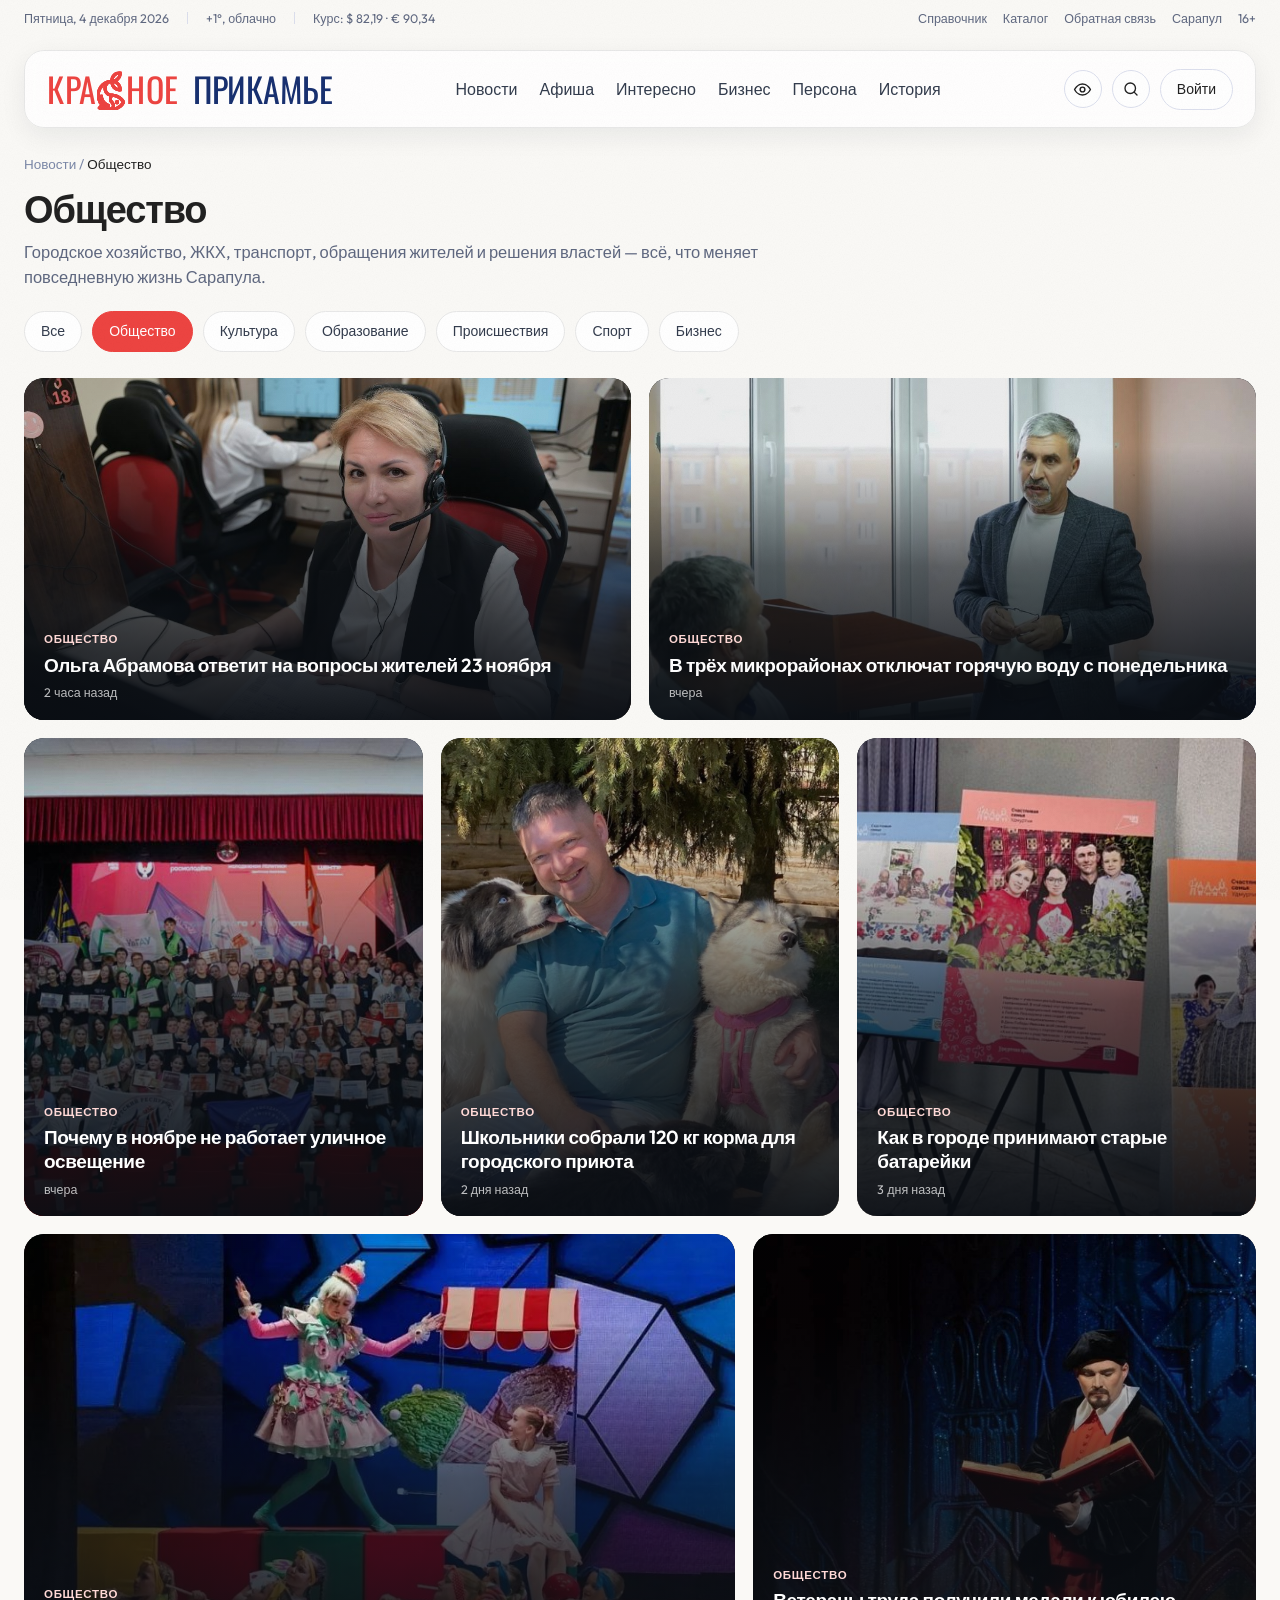
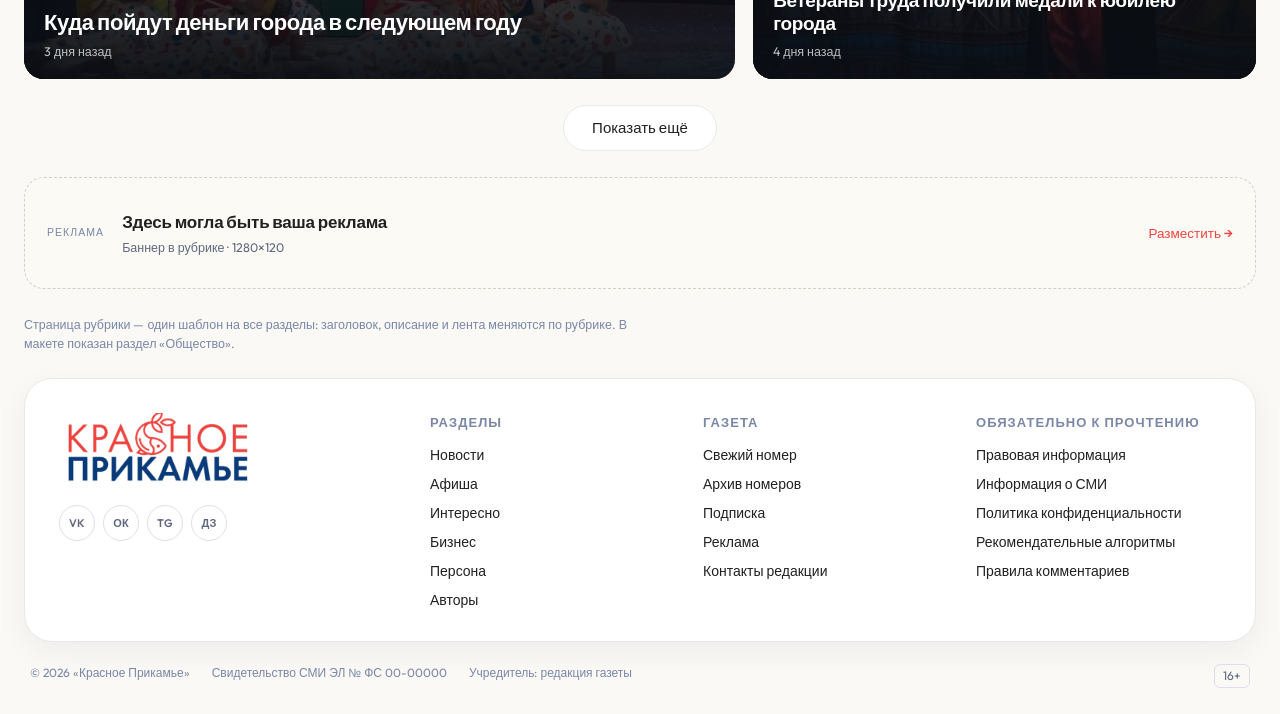
<file: rubric.html>
<!DOCTYPE html>
<html lang="ru">
<head>
<meta charset="utf-8">
<meta name="viewport" content="width=device-width, initial-scale=1">
<title>Общество — новости «Красного Прикамья»</title>
<link rel="icon" href="assets/favicon-32.png" sizes="32x32" type="image/png">
<link rel="icon" href="assets/favicon.png" sizes="512x512" type="image/png">
<link rel="apple-touch-icon" href="assets/favicon-180.png">
<link rel="preconnect" href="https://fonts.googleapis.com">
<link rel="preconnect" href="https://fonts.gstatic.com" crossorigin>
<link href="https://fonts.googleapis.com/css2?family=Outfit:wght@400;500;600;700&family=Oswald:wght@300;400;500;600&display=swap" rel="stylesheet">
<style>
  :root{
    --bg:#faf9f6;
    --ink:#212121;
    --muted:#5f6880;
    --muted-2:#7a87a7;
    --line:#dcdfed;
    --edge:#e8e8e8;
    --accent:#ed4441;
    --r:20px;
    --wrap:1280px;
  }
  *{box-sizing:border-box}
  body{
    margin:0;background:var(--bg);color:var(--ink);font:16px/1.5 Outfit,-apple-system,BlinkMacSystemFont,"Helvetica Neue",Arial,sans-serif;
    -webkit-font-smoothing:antialiased;
  }
  body::after{
    content:"";position:fixed;inset:0;pointer-events:none;z-index:60;opacity:.055;mix-blend-mode:multiply;
    background-image:url("data:image/svg+xml,%3Csvg xmlns='http://www.w3.org/2000/svg' width='180' height='180'%3E%3Cfilter id='n'%3E%3CfeTurbulence type='fractalNoise' baseFrequency='.9' numOctaves='4' stitchTiles='stitch'/%3E%3CfeColorMatrix type='saturate' values='0'/%3E%3C/filter%3E%3Crect width='180' height='180' filter='url(%23n)'/%3E%3C/svg%3E");
    background-size:180px 180px;
  }
  a{color:inherit;text-decoration:none}
  .wrap{width:min(var(--wrap),calc(100% - 48px));margin-inline:auto}
  @media(max-width:640px){.wrap{width:calc(100% - 32px)}}

  /* ---------- шапка ---------- */
  .topline{
    background:var(--bg);
    font-size:12.5px;color:var(--muted);
  }
  .topline .wrap{display:flex;align-items:center;gap:18px;min-height:36px}
  .topline .sep{width:1px;height:12px;background:var(--line)}
  .topline .right{margin-left:auto;display:flex;gap:16px}
  .topline .svc{color:var(--muted)}
  .topline .svc:hover{color:var(--accent)}
  @media(max-width:1100px){.topline .svc{display:none}}
  @media(max-width:640px){
    .topline .wrap{gap:12px;font-size:11.5px}
    .topline .cur{display:none}
    .topline .cur-sep{display:none}
    .topline .right span:not(.keep){display:none}
  }

  header{
    position:sticky;top:14px;z-index:40;
    width:min(var(--wrap),calc(100% - 48px));margin:14px auto 18px;
    background:rgba(255,255,255,.86);
    -webkit-backdrop-filter:blur(8px) saturate(1.1);
    backdrop-filter:blur(8px) saturate(1.1);
    border:1px solid var(--edge);border-radius:20px;
    box-shadow:0 8px 26px rgba(20,25,40,.07)
  }
  @supports not ((backdrop-filter:blur(1px)) or (-webkit-backdrop-filter:blur(1px))){
    header{background:#fff}
  }
  header .wrap{width:auto;padding:0 22px;margin:0}
  @media(max-width:640px){
    header{width:calc(100% - 24px);top:8px;margin:10px auto 14px;border-radius:16px}
    header .wrap{padding:0 14px}
  }
  .nav{display:grid;grid-template-columns:auto 1fr auto;align-items:center;gap:24px;height:76px}
  .logo{display:inline-flex;align-items:center;white-space:nowrap;text-transform:uppercase;
    font-family:'Oswald',-apple-system,sans-serif;font-size:34px;line-height:1}
  .logo .red{color:var(--accent);font-weight:400;letter-spacing:.02em}
  .logo .fish{height:1.12em;width:auto;vertical-align:center;transform:translateY(.07em);
    margin:0 .02em;
    filter:drop-shadow(.3px 0 0 var(--accent)) drop-shadow(-.3px 0 0 var(--accent)) drop-shadow(0 .3px 0 var(--accent)) drop-shadow(0 -.3px 0 var(--accent))}
  .logo .navy{color:#183070;font-weight:400;letter-spacing:-.005em;display:inline-block;margin-left:.4em}
  .logo:hover{opacity:.88}
  @media(max-width:760px){.logo{font-size:22px}}
  .menu{display:flex;gap:22px;justify-content:center;padding:0 24px;margin-left:0;font-size:16px;color:#333c4d;font-weight:400}
  .menu a:hover{color:var(--accent)}
  .nav-actions{display:flex;align-items:center;gap:10px}
  .iconbtn{width:38px;height:38px;border-radius:50%;display:grid;place-items:center;
    border:1px solid var(--line);background:#fff;color:var(--ink);cursor:pointer}
  .iconbtn:hover{border-color:var(--accent);color:var(--accent)}
  .btn{display:inline-flex;align-items:center;gap:8px;border-radius:999px;padding:10px 18px;
    font-size:14px;font-weight:500;background:var(--accent);color:#fff}
  .btn:hover{filter:brightness(1.06)}
  .btn-login{display:inline-flex;align-items:center;border-radius:999px;padding:9px 16px;
    font-size:14px;font-weight:500;color:var(--ink);border:1px solid var(--line);background:#fff}
  .btn-login:hover{border-color:var(--accent);color:var(--accent)}
  @media(max-width:520px){.btn-login{display:none}}
  .burger{display:none}
  @media(max-width:1080px){
    .menu{display:none}
    .nav{grid-template-columns:1fr auto 1fr;gap:12px}
    .logo{justify-self:center}
    .burger{justify-self:start}
    .nav-actions{justify-self:end}
    .burger{display:grid}
  }


  h1{margin:34px 0 8px;font-size:38px;line-height:1.15;letter-spacing:-.03em;font-weight:600}
  @media(max-width:640px){h1{font-size:28px}}
  .lead{color:var(--muted);font-size:16.5px;margin:0 0 22px;max-width:70ch}

  .search{display:flex;gap:10px;margin:0 0 30px}
  .search input{
    flex:1;height:48px;border:1px solid var(--edge);border-radius:14px;background:#fff;padding:0 16px;
    font:inherit;font-size:15px;color:var(--ink)
  }
  .search input:focus{outline:none;border-color:var(--accent)}
  .search button{
    height:48px;padding:0 22px;border:0;border-radius:999px;background:var(--accent);color:#fff;
    font:inherit;font-size:15px;font-weight:500;cursor:pointer
  }

  .grid{display:grid;grid-template-columns:1.1fr .9fr;gap:20px;align-items:start}
  @media(max-width:980px){.grid{grid-template-columns:1fr}}
  .card{background:#fff;border:1px solid var(--edge);border-radius:var(--r);padding:22px 24px}
  .card + .card{margin-top:16px}
  .card h2{margin:0 0 4px;font-size:21px;letter-spacing:-.02em;font-weight:600}
  .card .sub{font-size:13px;color:var(--muted-2);margin:0 0 14px}
  .rows{list-style:none;margin:0;padding:0}
  .rows li{display:flex;justify-content:space-between;gap:16px;padding:13px 0;border-top:1px solid #eef0f5;font-size:15px}
  .rows li:first-child{border-top:0;padding-top:0}
  .rows b{font-weight:500}
  .rows small{display:block;color:var(--muted-2);font-size:12.5px;margin-top:2px}
  .rows .val{white-space:nowrap;color:var(--muted)}
  .rows .val a{color:var(--ink);font-weight:500}
  .rows .val a:hover{color:var(--accent)}

  .emergency li{padding:14px 0}
  .emergency .num{font-size:20px;font-weight:600;letter-spacing:-.01em;color:var(--accent);white-space:nowrap}

  .slink{display:flex;align-items:center;gap:12px;padding:13px 0;border-top:1px solid #eef0f5;font-size:15px}
  .slink:first-child{border-top:0}
  .slink:hover{color:var(--accent)}
  .slink .arr{margin-left:auto;color:var(--muted-2)}

  .note{margin:26px 0 0;font-size:12.5px;color:var(--muted-2);max-width:80ch}

  .ad{display:flex;align-items:center;gap:18px;border:1px dashed #d3cfc2;border-radius:var(--r);
    background:#fbfaf5;padding:18px 22px;min-height:112px;margin-top:26px}
  .ad:hover{border-color:var(--accent);background:#fdfaf6}
  .ad .ad-tag{font-size:10.5px;letter-spacing:.1em;text-transform:uppercase;color:var(--muted-2);white-space:nowrap}
  .ad b{display:block;font-size:17px;font-weight:600;letter-spacing:-.01em}
  .ad small{display:block;font-size:12.5px;color:var(--muted);margin-top:3px}
  .ad .ad-cta{margin-left:auto;font-size:13.5px;font-weight:500;color:var(--accent);white-space:nowrap}
  .ad-square{width:300px;height:300px;flex-direction:column;align-items:flex-start;justify-content:center;gap:8px;margin-top:16px}
  @media(max-width:640px){.ad{flex-wrap:wrap;gap:10px}.ad .ad-cta{margin-left:0}.ad b{font-size:16px}}
  @media(max-width:640px){.ad-square{width:100%;height:auto}}


  .crumbs{margin:26px 0 14px;font-size:13.5px;color:var(--muted-2)}
  .crumbs a:hover{color:var(--accent)}
  .crumbs span:last-child{color:var(--ink)}
  h1{margin:0 0 8px;font-size:38px;line-height:1.15;letter-spacing:-.03em;font-weight:600}
  @media(max-width:640px){h1{font-size:28px}}

  .bar{display:flex;gap:10px;flex-wrap:wrap;margin:0 0 26px}
  .chip{padding:9px 16px;border-radius:999px;border:1px solid var(--edge);background:#fff;font-size:14px;color:#333c4d}
  .chip[aria-current]{background:var(--accent);border-color:var(--accent);color:#fff}
  .chip:hover:not([aria-current]){border-color:var(--accent);color:var(--accent)}

  .feed{display:grid;grid-template-columns:repeat(12,minmax(0,1fr));gap:18px;margin-bottom:26px}
  .ncard{position:relative;display:block;border-radius:20px;overflow:hidden;background:#0d1219;transition:box-shadow .18s,transform .18s}
  .ncard:hover{box-shadow:0 14px 34px rgba(20,25,40,.16);transform:translateY(-2px)}
  .ncard img{position:absolute;inset:0;width:100%;height:100%;object-fit:cover}
  .ncard::after{content:"";position:absolute;inset:0;background:linear-gradient(to top,rgba(10,14,20,.96) 0%,rgba(10,14,20,.66) 45%,rgba(10,14,20,.08) 80%)}
  .nbody{position:absolute;left:0;right:0;bottom:0;z-index:2;display:flex;flex-direction:column;gap:6px;padding:18px 20px}
  .nbody .headline{font-size:19px;line-height:1.24;letter-spacing:-.02em;font-weight:600;color:#fff}
  .nbody .when{font-size:12.5px;color:rgba(255,255,255,.72)}
  .kicker{font-size:11.5px;font-weight:600;letter-spacing:.06em;text-transform:uppercase;color:#ffd9d6}
  .c6{grid-column:span 6;aspect-ratio:16/9}
  .c4{grid-column:span 4;aspect-ratio:3/3.6}
  .c7{grid-column:span 7;aspect-ratio:16/10}
  .c5{grid-column:span 5;align-self:stretch;aspect-ratio:auto}
  .c7 .headline{font-size:22px}
  @media(max-width:980px){
    .c6,.c4,.c7,.c5{grid-column:span 12;aspect-ratio:16/9}
    .c5{aspect-ratio:16/9}
    .c7 .headline{font-size:20px}
  }
  @media(max-width:640px){.ncard{aspect-ratio:4/3.2 !important}}

  .more-wrap{display:flex;justify-content:center;margin:0 0 26px}
  .more-btn{height:46px;padding:0 28px;border-radius:999px;border:1px solid var(--edge);background:#fff;
    font:inherit;font-size:15px;font-weight:500;cursor:pointer;color:var(--ink)}
  .more-btn:hover{border-color:var(--accent);color:var(--accent)}
</style>
<link rel="stylesheet" href="assets/a11y.css?v=3">
<link rel="stylesheet" href="assets/megamenu.css?v=9">
<link rel="stylesheet" href="assets/footer.css?v=6">
<link rel="stylesheet" href="assets/logo-effects.css?v=6">
<link rel="stylesheet" href="assets/mobile-menu.css?v=3">
</head>
<body>

<!-- верхняя служебная строка -->
<div class="topline">
  <div class="wrap">
    <span id="today">Суббота, 21 ноября 2026</span>
    <span class="sep"></span>
    <span>+1°, облачно</span>
    <span class="sep cur-sep"></span>
    <span class="cur">Курс: $ 82,19 · € 90,34</span>
    <div class="right">
      <a class="svc" href="spravochnik.html">Справочник</a>
      <a class="svc" href="katalog.html">Каталог</a>
      <a class="svc" href="#">Обратная связь</a>
      <span class="keep">Сарапул</span>
      <span>16+</span>
    </div>
  </div>
</div>

<header>
  <div class="wrap nav">
    <a class="logo" href="index.html" aria-label="Красное Прикамье — на главную">
      <span class="logo-mark"><span class="red">КРА</span><img class="fish" src="assets/fish-mark.svg?v=6" alt=""><span class="red">НОЕ</span></span><span class="navy">ПРИКАМЬЕ</span>
    </a>
    <nav class="menu">
      <div class="mega" id="mega">
        <button type="button" class="mega-trigger" id="megaTrigger" aria-expanded="false" aria-controls="megaPanel">Новости</button>
        <div class="mega-panel" id="megaPanel" hidden>
          <div class="mega-col">
            <a class="mega-link" href="news.html">
              <svg width="24" height="24" viewBox="0 0 24 24" fill="none" stroke="currentColor" stroke-width="1.6" stroke-linecap="round" stroke-linejoin="round" aria-hidden="true"><rect x="3" y="4" width="18" height="16" rx="2"/><path d="M7 8h7M7 12h7M7 16h7M17 8h1M17 12h1M17 16h1"/></svg>
              <span>Новости</span>
            </a>
            <a class="mega-link" href="#">
              <svg width="24" height="24" viewBox="0 0 24 24" fill="none" stroke="currentColor" stroke-width="1.6" stroke-linecap="round" stroke-linejoin="round" aria-hidden="true"><path d="M3 11v2a1 1 0 0 0 1 1h2l4 3V7L6 10H4a1 1 0 0 0-1 1z"/><path d="M14 9a5 5 0 0 1 0 6M17 6a9 9 0 0 1 0 12"/></svg>
              <span>Народные новости</span>
            </a>
            <a class="mega-link" href="#">
              <svg width="24" height="24" viewBox="0 0 24 24" fill="none" stroke="currentColor" stroke-width="1.6" stroke-linecap="round" stroke-linejoin="round" aria-hidden="true"><circle cx="12" cy="12" r="4"/><path d="M12 2v2M12 20v2M2 12h2M20 12h2M5 5l1.5 1.5M17.5 17.5 19 19M19 5l-1.5 1.5M6.5 17.5 5 19"/></svg>
              <span>Добрые новости</span>
            </a>
            <a class="mega-link" href="#">
              <svg width="24" height="24" viewBox="0 0 24 24" fill="none" stroke="currentColor" stroke-width="1.6" stroke-linecap="round" stroke-linejoin="round" aria-hidden="true"><path d="M21 12a8 8 0 1 1-3-6.2"/><path d="M21 4v5h-5"/><path d="M12 9v6M9 12h6"/></svg>
              <span>Добавить народную новость</span>
            </a>
          </div>
          <div class="mega-col">
            <div class="mega-cap">Рубрики</div>
            <ul class="mega-rubs">
              <li><a href="rubric.html">ДТП</a></li>
              <li><a href="rubric.html">Происшествия</a></li>
              <li><a href="rubric.html">Спорт</a></li>
              <li><a href="rubric.html">Культура</a></li>
              <li><a href="rubric.html">Образование</a></li>
              <li><a href="rubric.html">Общество</a></li>
            </ul>
          </div>
          <a class="mega-promo" href="#">
            <span class="ico">
              <svg width="40" height="40" viewBox="0 0 24 24" fill="none" stroke="currentColor" stroke-width="1.4" stroke-linecap="round" stroke-linejoin="round" aria-hidden="true"><path d="M4 6a2 2 0 0 1 2-2h12a2 2 0 0 1 2 2v9a2 2 0 0 1-2 2H9l-5 4V6z"/><path d="M8 9h8M8 12h5"/><path d="M17 14v4M15 16h4"/></svg>
            </span>
            <b>Добавить новость</b>
            <span>Расскажите другим о том, что происходит в городе</span>
          </a>
        </div>
      </div>

      <div class="mega" id="megaAfisha">
        <button type="button" class="mega-trigger" aria-expanded="false" aria-controls="megaAfishaPanel">Афиша</button>
        <div class="mega-panel" id="megaAfishaPanel" hidden>
          <div class="mega-col">
            <div class="mega-cap mega-cap-lg">Вся афиша нашего города</div>
            <ul class="mega-rubs">
              <li><a href="index.html#afisha">Фильмы</a></li>
              <li><a href="index.html#afisha">Спектакли</a></li>
              <li><a href="index.html#afisha">Концерты</a></li>
              <li><a href="index.html#afisha">Выставки</a></li>
              <li><a href="index.html#afisha">Вечеринки</a></li>
              <li><a href="index.html#afisha">События</a></li>
            </ul>
          </div>
          <div class="mega-col">
            <a class="mega-link" href="index.html#afisha">
              <svg width="24" height="24" viewBox="0 0 24 24" fill="none" stroke="currentColor" stroke-width="1.6" stroke-linecap="round" stroke-linejoin="round" aria-hidden="true"><circle cx="12" cy="12" r="9"/><path d="M8 12h.01M16 12h.01M9 16c1.8-1.4 4.2-1.4 6 0"/></svg>
              <span>Детская афиша</span>
            </a>
            <a class="mega-link" href="index.html#afisha">
              <svg width="24" height="24" viewBox="0 0 24 24" fill="none" stroke="currentColor" stroke-width="1.6" stroke-linecap="round" stroke-linejoin="round" aria-hidden="true"><path d="M3 6.5 9 4l6 2.5L21 4v13.5L15 20l-6-2.5L3 20V6.5z"/><path d="M9 4v13.5M15 6.5V20"/></svg>
              <span>Карта мероприятий</span>
            </a>
            <a class="mega-link" href="#">
              <svg width="24" height="24" viewBox="0 0 24 24" fill="none" stroke="currentColor" stroke-width="1.6" stroke-linecap="round" stroke-linejoin="round" aria-hidden="true"><path d="M3 6.5 9 4l6 2.5L21 4v13.5L15 20l-6-2.5L3 20V6.5z"/><path d="M15 8v6M12 11h6"/></svg>
              <span>Добавить событие</span><span class="mega-badge">бесплатно</span>
            </a>
          </div>
          <a class="mega-promo mega-promo--red" href="#">
            <span class="ico">
              <svg width="40" height="40" viewBox="0 0 24 24" fill="none" stroke="currentColor" stroke-width="1.4" stroke-linecap="round" stroke-linejoin="round" aria-hidden="true"><path d="M3 6.5 9 4l6 2.5L21 4v13.5L15 20l-6-2.5L3 20V6.5z"/><path d="M9 4v13.5M15 6.5V20"/><path d="M16 9v5M13.5 11.5h5"/></svg>
            </span>
            <b>Добавить событие</b>
            <span>Вы можете бесплатно добавить мероприятие в нашу афишу</span>
          </a>
        </div>
      </div>

      <div class="mega" id="megaInterest">
        <button type="button" class="mega-trigger" aria-expanded="false" aria-controls="megaInterestPanel">Интересно</button>
        <div class="mega-panel" id="megaInterestPanel" hidden>
          <div class="mega-col">
            <a class="mega-link" href="#">
              <svg width="24" height="24" viewBox="0 0 24 24" fill="none" stroke="currentColor" stroke-width="1.6" stroke-linecap="round" stroke-linejoin="round" aria-hidden="true"><path d="M4 20V10M10 20V4M16 20v-7M22 20V8"/></svg>
              <span>Опросы</span>
            </a>
            <a class="mega-link" href="#">
              <svg width="24" height="24" viewBox="0 0 24 24" fill="none" stroke="currentColor" stroke-width="1.6" stroke-linecap="round" stroke-linejoin="round" aria-hidden="true"><path d="M4 8h3l2-2h6l2 2h3v11H4z"/><circle cx="12" cy="13" r="3.4"/></svg>
              <span>Фотографии</span>
            </a>
            <a class="mega-link" href="#">
              <svg width="24" height="24" viewBox="0 0 24 24" fill="none" stroke="currentColor" stroke-width="1.6" stroke-linecap="round" stroke-linejoin="round" aria-hidden="true"><circle cx="12" cy="9" r="5"/><path d="M8.5 13.5 7 21l5-3 5 3-1.5-7.5"/></svg>
              <span>Конкурсы</span>
            </a>
            <a class="mega-link" href="#">
              <svg width="24" height="24" viewBox="0 0 24 24" fill="none" stroke="currentColor" stroke-width="1.6" stroke-linecap="round" stroke-linejoin="round" aria-hidden="true"><circle cx="12" cy="8" r="3.6"/><path d="M5 20c0-3.6 3.1-6.4 7-6.4s7 2.8 7 6.4"/></svg>
              <span>Персоны недели</span>
            </a>
            <a class="mega-link" href="authors.html">
              <svg width="24" height="24" viewBox="0 0 24 24" fill="none" stroke="currentColor" stroke-width="1.6" stroke-linecap="round" stroke-linejoin="round" aria-hidden="true"><path d="M20 4c-6 1-10.5 4.5-12.5 9.5L6 18l4.5-1.5C15.5 14.5 19 10 20 4z"/><path d="M6 18l-2 2"/></svg>
              <span>Авторы статей</span>
            </a>
          </div>
          <div class="mega-col">
            <a class="mega-link" href="#">
              <svg width="24" height="24" viewBox="0 0 24 24" fill="none" stroke="currentColor" stroke-width="1.6" stroke-linecap="round" stroke-linejoin="round" aria-hidden="true"><path d="M5 19 15 9l4 4L9 23z"/><path d="M14 6c1.5-1.5 3.5-1.5 5 0s1.5 3.5 0 5"/><path d="M8 16c-1.4.6-2.4 2-2.4 4 2 0 3.4-1 4-2.4"/></svg>
              <span>Факты</span>
            </a>
            <a class="mega-link" href="#">
              <svg width="24" height="24" viewBox="0 0 24 24" fill="none" stroke="currentColor" stroke-width="1.6" stroke-linecap="round" stroke-linejoin="round" aria-hidden="true"><path d="M12 3 2.5 20h19L12 3z"/><path d="M12 10v4M12 17h.01"/></svg>
              <span>Карта пробок</span>
            </a>
            <a class="mega-link" href="#">
              <svg width="24" height="24" viewBox="0 0 24 24" fill="none" stroke="currentColor" stroke-width="1.6" stroke-linecap="round" stroke-linejoin="round" aria-hidden="true"><path d="M7 15a4 4 0 0 1 .6-8A5.5 5.5 0 0 1 18 8.6 3.6 3.6 0 0 1 17.4 15z"/><path d="M8 19h.01M12 19h.01M16 19h.01"/></svg>
              <span>Погода</span>
            </a>
          </div>
          <a class="mega-promo mega-promo--green" href="#">
            <span class="ico">
              <svg width="42" height="42" viewBox="0 0 24 24" fill="none" stroke="currentColor" stroke-width="1.4" stroke-linecap="round" stroke-linejoin="round" aria-hidden="true"><path d="M4 20V11M10 20V5M16 20v-6M22 20V8"/><path d="M3 20h19"/></svg>
            </span>
            <b>Опросы</b>
            <span>Участвуйте и сравнивайте своё мнение с другими горожанами</span>
          </a>
        </div>
      </div>
      <a href="#">Бизнес</a>
      <a href="#">Персона</a>
      <a href="#">История</a>
    </nav>
    <div class="nav-actions">
      <button class="iconbtn burger" id="burger" aria-label="Открыть меню">
        <svg width="18" height="18" viewBox="0 0 24 24" fill="none" stroke="currentColor" stroke-width="1.8" stroke-linecap="round"><path d="M4 7h16M4 12h16M4 17h16"/></svg>
      </button>
      <button class="iconbtn" aria-label="Поиск">
        <svg width="18" height="18" viewBox="0 0 24 24" fill="none" stroke="currentColor" stroke-width="1.8" stroke-linecap="round"><circle cx="11" cy="11" r="7"/><path d="m20 20-3.5-3.5"/></svg>
      </button>
      <a class="btn-login" href="#">Войти</a>
    </div>
  </div>
</header>

<main class="wrap">
  <nav class="crumbs"><a href="news.html">Новости</a> <span>/</span> <span>Общество</span></nav>
  <h1>Общество</h1>
  <p class="lead">Городское хозяйство, ЖКХ, транспорт, обращения жителей и решения властей — всё, что меняет повседневную жизнь Сарапула.</p>

  <div class="bar">
    <a class="chip" href="news.html">Все</a>
    <a class="chip" href="rubric.html" aria-current="page">Общество</a>
    <a class="chip" href="rubric.html">Культура</a>
    <a class="chip" href="rubric.html">Образование</a>
    <a class="chip" href="rubric.html">Происшествия</a>
    <a class="chip" href="rubric.html">Спорт</a>
    <a class="chip" href="rubric.html">Бизнес</a>
  </div>

  <div class="feed">
    <a class="ncard c6" href="article.html">
      <img src="assets/photos/card-operator.jpg" alt="">
      <span class="nbody"><span class="kicker">Общество</span><span class="headline">Ольга Абрамова ответит на вопросы жителей 23 ноября</span><span class="when">2 часа назад</span></span>
    </a>
    <a class="ncard c6" href="article.html">
      <img src="assets/photos/card-speaker.jpg" alt="">
      <span class="nbody"><span class="kicker">Общество</span><span class="headline">В трёх микрорайонах отключат горячую воду с понедельника</span><span class="when">вчера</span></span>
    </a>
    <a class="ncard c4" href="article.html">
      <img src="assets/photos/card-school.jpg" alt="">
      <span class="nbody"><span class="kicker">Общество</span><span class="headline">Почему в ноябре не работает уличное освещение</span><span class="when">вчера</span></span>
    </a>
    <a class="ncard c4" href="article.html">
      <img src="assets/person-hero.jpg" alt="">
      <span class="nbody"><span class="kicker">Общество</span><span class="headline">Школьники собрали 120 кг корма для городского приюта</span><span class="when">2 дня назад</span></span>
    </a>
    <a class="ncard c4" href="article.html">
      <img src="assets/photos/card-expo.jpg" alt="">
      <span class="nbody"><span class="kicker">Общество</span><span class="headline">Как в городе принимают старые батарейки</span><span class="when">3 дня назад</span></span>
    </a>
    <a class="ncard c7" href="article.html">
      <img src="assets/photos/hero-theatre.jpg" alt="">
      <span class="nbody"><span class="kicker">Общество</span><span class="headline">Куда пойдут деньги города в следующем году</span><span class="when">3 дня назад</span></span>
    </a>
    <a class="ncard c5" href="article.html">
      <img src="assets/photos/card-actor.jpg" alt="">
      <span class="nbody"><span class="kicker">Общество</span><span class="headline">Ветераны труда получили медали к юбилею города</span><span class="when">4 дня назад</span></span>
    </a>
  </div>
  <div class="more-wrap"><button class="more-btn" type="button">Показать ещё</button></div>

  <a class="ad" href="#">
    <span class="ad-tag">Реклама</span>
    <span><b>Здесь могла быть ваша реклама</b><small>Баннер в рубрике · 1280×120</small></span>
    <span class="ad-cta">Разместить →</span>
  </a>

  <p class="note">Страница рубрики — один шаблон на все разделы: заголовок, описание и лента меняются по рубрике. В макете показан раздел «Общество».</p>
</main>

<footer id="site-footer"></footer>

<script src="assets/a11y.js?v=3"></script>
<script src="assets/megamenu.js?v=3"></script>
<script src="assets/footer.js?v=4"></script>
<script src="assets/logo-effects.js?v=3"></script>
<script src="assets/mobile-menu.js?v=2"></script>
<script src="assets/today.js?v=1"></script>
</body>
</html>
</file>
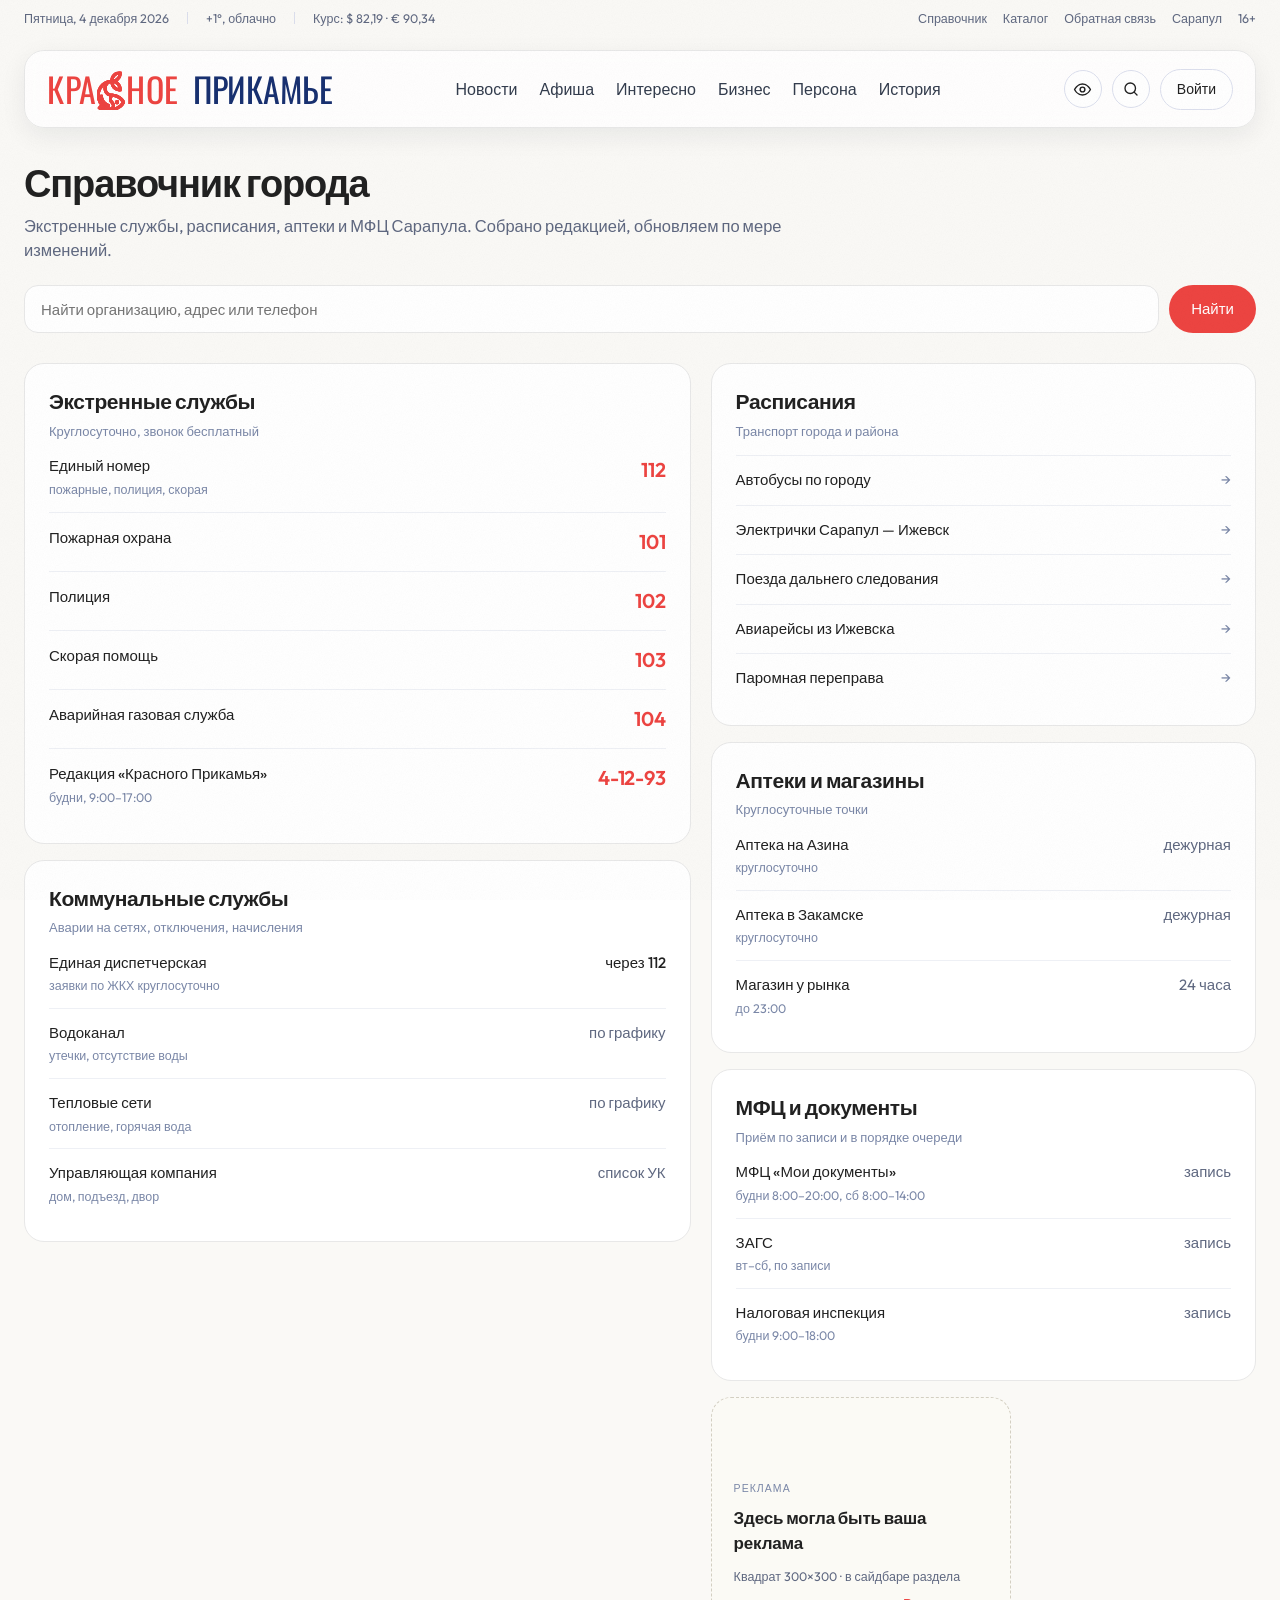
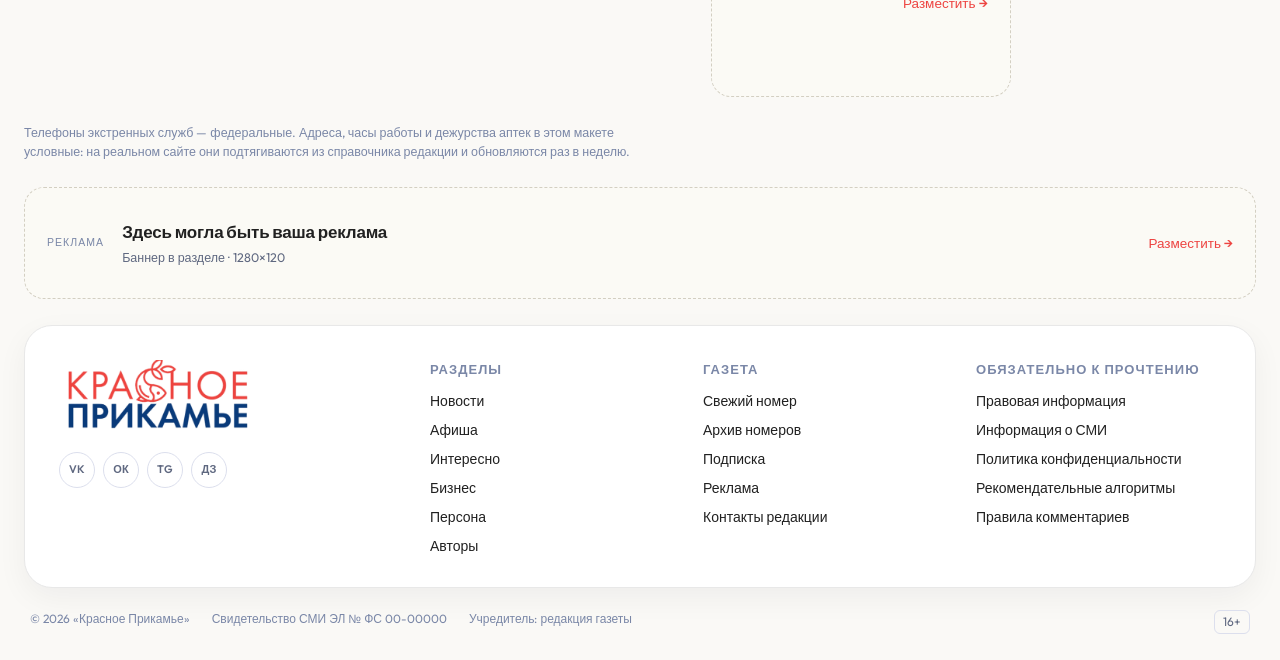
<file: spravochnik.html>
<!DOCTYPE html>
<html lang="ru">
<head>
<meta charset="utf-8">
<meta name="viewport" content="width=device-width, initial-scale=1">
<title>Справочник города — Красное Прикамье</title>
<link rel="icon" href="assets/favicon-32.png" sizes="32x32" type="image/png">
<link rel="icon" href="assets/favicon.png" sizes="512x512" type="image/png">
<link rel="apple-touch-icon" href="assets/favicon-180.png">
<link rel="preconnect" href="https://fonts.googleapis.com">
<link rel="preconnect" href="https://fonts.gstatic.com" crossorigin>
<link href="https://fonts.googleapis.com/css2?family=Outfit:wght@400;500;600;700&family=Oswald:wght@300;400;500;600&display=swap" rel="stylesheet">
<style>
  :root{
    --bg:#faf9f6;
    --ink:#212121;
    --muted:#5f6880;
    --muted-2:#7a87a7;
    --line:#dcdfed;
    --edge:#e8e8e8;
    --accent:#ed4441;
    --r:20px;
    --wrap:1280px;
  }
  *{box-sizing:border-box}
  body{
    margin:0;background:var(--bg);color:var(--ink);font:16px/1.5 Outfit,-apple-system,BlinkMacSystemFont,"Helvetica Neue",Arial,sans-serif;
    -webkit-font-smoothing:antialiased;
  }
  body::after{
    content:"";position:fixed;inset:0;pointer-events:none;z-index:60;opacity:.055;mix-blend-mode:multiply;
    background-image:url("data:image/svg+xml,%3Csvg xmlns='http://www.w3.org/2000/svg' width='180' height='180'%3E%3Cfilter id='n'%3E%3CfeTurbulence type='fractalNoise' baseFrequency='.9' numOctaves='4' stitchTiles='stitch'/%3E%3CfeColorMatrix type='saturate' values='0'/%3E%3C/filter%3E%3Crect width='180' height='180' filter='url(%23n)'/%3E%3C/svg%3E");
    background-size:180px 180px;
  }
  a{color:inherit;text-decoration:none}
  .wrap{width:min(var(--wrap),calc(100% - 48px));margin-inline:auto}
  @media(max-width:640px){.wrap{width:calc(100% - 32px)}}

  /* ---------- шапка ---------- */
  .topline{
    background:var(--bg);
    font-size:12.5px;color:var(--muted);
  }
  .topline .wrap{display:flex;align-items:center;gap:18px;min-height:36px}
  .topline .sep{width:1px;height:12px;background:var(--line)}
  .topline .right{margin-left:auto;display:flex;gap:16px}
  .topline .svc{color:var(--muted)}
  .topline .svc:hover{color:var(--accent)}
  @media(max-width:1100px){.topline .svc{display:none}}
  @media(max-width:640px){
    .topline .wrap{gap:12px;font-size:11.5px}
    .topline .cur{display:none}
    .topline .cur-sep{display:none}
    .topline .right span:not(.keep){display:none}
  }

  header{
    position:sticky;top:14px;z-index:40;
    width:min(var(--wrap),calc(100% - 48px));margin:14px auto 18px;
    background:rgba(255,255,255,.86);
    -webkit-backdrop-filter:blur(8px) saturate(1.1);
    backdrop-filter:blur(8px) saturate(1.1);
    border:1px solid var(--edge);border-radius:20px;
    box-shadow:0 8px 26px rgba(20,25,40,.07)
  }
  @supports not ((backdrop-filter:blur(1px)) or (-webkit-backdrop-filter:blur(1px))){
    header{background:#fff}
  }
  header .wrap{width:auto;padding:0 22px;margin:0}
  @media(max-width:640px){
    header{width:calc(100% - 24px);top:8px;margin:10px auto 14px;border-radius:16px}
    header .wrap{padding:0 14px}
  }
  .nav{display:grid;grid-template-columns:auto 1fr auto;align-items:center;gap:24px;height:76px}
  .logo{display:inline-flex;align-items:center;white-space:nowrap;text-transform:uppercase;
    font-family:'Oswald',-apple-system,sans-serif;font-size:34px;line-height:1}
  .logo .red{color:var(--accent);font-weight:400;letter-spacing:.02em}
  .logo .fish{height:1.12em;width:auto;vertical-align:center;transform:translateY(.07em);
    margin:0 .02em;
    filter:drop-shadow(.3px 0 0 var(--accent)) drop-shadow(-.3px 0 0 var(--accent)) drop-shadow(0 .3px 0 var(--accent)) drop-shadow(0 -.3px 0 var(--accent))}
  .logo .navy{color:#183070;font-weight:400;letter-spacing:-.005em;display:inline-block;margin-left:.4em}
  .logo:hover{opacity:.88}
  @media(max-width:760px){.logo{font-size:22px}}
  .menu{display:flex;gap:22px;justify-content:center;padding:0 24px;margin-left:0;font-size:16px;color:#333c4d;font-weight:400}
  .menu a:hover{color:var(--accent)}
  .nav-actions{display:flex;align-items:center;gap:10px}
  .iconbtn{width:38px;height:38px;border-radius:50%;display:grid;place-items:center;
    border:1px solid var(--line);background:#fff;color:var(--ink);cursor:pointer}
  .iconbtn:hover{border-color:var(--accent);color:var(--accent)}
  .btn{display:inline-flex;align-items:center;gap:8px;border-radius:999px;padding:10px 18px;
    font-size:14px;font-weight:500;background:var(--accent);color:#fff}
  .btn:hover{filter:brightness(1.06)}
  .btn-login{display:inline-flex;align-items:center;border-radius:999px;padding:9px 16px;
    font-size:14px;font-weight:500;color:var(--ink);border:1px solid var(--line);background:#fff}
  .btn-login:hover{border-color:var(--accent);color:var(--accent)}
  @media(max-width:520px){.btn-login{display:none}}
  .burger{display:none}
  @media(max-width:1080px){
    .menu{display:none}
    .nav{grid-template-columns:1fr auto 1fr;gap:12px}
    .logo{justify-self:center}
    .burger{justify-self:start}
    .nav-actions{justify-self:end}
    .burger{display:grid}
  }


  h1{margin:34px 0 8px;font-size:38px;line-height:1.15;letter-spacing:-.03em;font-weight:600}
  @media(max-width:640px){h1{font-size:28px}}
  .lead{color:var(--muted);font-size:16.5px;margin:0 0 22px;max-width:70ch}

  .search{display:flex;gap:10px;margin:0 0 30px}
  .search input{
    flex:1;height:48px;border:1px solid var(--edge);border-radius:14px;background:#fff;padding:0 16px;
    font:inherit;font-size:15px;color:var(--ink)
  }
  .search input:focus{outline:none;border-color:var(--accent)}
  .search button{
    height:48px;padding:0 22px;border:0;border-radius:999px;background:var(--accent);color:#fff;
    font:inherit;font-size:15px;font-weight:500;cursor:pointer
  }

  .grid{display:grid;grid-template-columns:1.1fr .9fr;gap:20px;align-items:start}
  @media(max-width:980px){.grid{grid-template-columns:1fr}}
  .card{background:#fff;border:1px solid var(--edge);border-radius:var(--r);padding:22px 24px}
  .card + .card{margin-top:16px}
  .card h2{margin:0 0 4px;font-size:21px;letter-spacing:-.02em;font-weight:600}
  .card .sub{font-size:13px;color:var(--muted-2);margin:0 0 14px}
  .rows{list-style:none;margin:0;padding:0}
  .rows li{display:flex;justify-content:space-between;gap:16px;padding:13px 0;border-top:1px solid #eef0f5;font-size:15px}
  .rows li:first-child{border-top:0;padding-top:0}
  .rows b{font-weight:500}
  .rows small{display:block;color:var(--muted-2);font-size:12.5px;margin-top:2px}
  .rows .val{white-space:nowrap;color:var(--muted)}
  .rows .val a{color:var(--ink);font-weight:500}
  .rows .val a:hover{color:var(--accent)}

  .emergency li{padding:14px 0}
  .emergency .num{font-size:20px;font-weight:600;letter-spacing:-.01em;color:var(--accent);white-space:nowrap}

  .slink{display:flex;align-items:center;gap:12px;padding:13px 0;border-top:1px solid #eef0f5;font-size:15px}
  .slink:first-child{border-top:0}
  .slink:hover{color:var(--accent)}
  .slink .arr{margin-left:auto;color:var(--muted-2)}

  .note{margin:26px 0 0;font-size:12.5px;color:var(--muted-2);max-width:80ch}

  .ad{display:flex;align-items:center;gap:18px;border:1px dashed #d3cfc2;border-radius:var(--r);
    background:#fbfaf5;padding:18px 22px;min-height:112px;margin-top:26px}
  .ad:hover{border-color:var(--accent);background:#fdfaf6}
  .ad .ad-tag{font-size:10.5px;letter-spacing:.1em;text-transform:uppercase;color:var(--muted-2);white-space:nowrap}
  .ad b{display:block;font-size:17px;font-weight:600;letter-spacing:-.01em}
  .ad small{display:block;font-size:12.5px;color:var(--muted);margin-top:3px}
  .ad .ad-cta{margin-left:auto;font-size:13.5px;font-weight:500;color:var(--accent);white-space:nowrap}
  .ad-square{width:300px;height:300px;flex-direction:column;align-items:flex-start;justify-content:center;gap:8px;margin-top:16px}
  @media(max-width:640px){.ad{flex-wrap:wrap;gap:10px}.ad .ad-cta{margin-left:0}.ad b{font-size:16px}}
  @media(max-width:640px){.ad-square{width:100%;height:auto}}

</style>
<link rel="stylesheet" href="assets/a11y.css?v=3">
<link rel="stylesheet" href="assets/megamenu.css?v=9">
<link rel="stylesheet" href="assets/footer.css?v=6">
<link rel="stylesheet" href="assets/logo-effects.css?v=6">
<link rel="stylesheet" href="assets/mobile-menu.css?v=3">
</head>
<body>

<!-- верхняя служебная строка -->
<div class="topline">
  <div class="wrap">
    <span id="today">Суббота, 21 ноября 2026</span>
    <span class="sep"></span>
    <span>+1°, облачно</span>
    <span class="sep cur-sep"></span>
    <span class="cur">Курс: $ 82,19 · € 90,34</span>
    <div class="right">
      <a class="svc" href="spravochnik.html">Справочник</a>
      <a class="svc" href="katalog.html">Каталог</a>
      <a class="svc" href="#">Обратная связь</a>
      <span class="keep">Сарапул</span>
      <span>16+</span>
    </div>
  </div>
</div>

<header>
  <div class="wrap nav">
    <a class="logo" href="index.html" aria-label="Красное Прикамье — на главную">
      <span class="logo-mark"><span class="red">КРА</span><img class="fish" src="assets/fish-mark.svg?v=6" alt=""><span class="red">НОЕ</span></span><span class="navy">ПРИКАМЬЕ</span>
    </a>
    <nav class="menu">
      <div class="mega" id="mega">
        <button type="button" class="mega-trigger" id="megaTrigger" aria-expanded="false" aria-controls="megaPanel">Новости</button>
        <div class="mega-panel" id="megaPanel" hidden>
          <div class="mega-col">
            <a class="mega-link" href="news.html">
              <svg width="24" height="24" viewBox="0 0 24 24" fill="none" stroke="currentColor" stroke-width="1.6" stroke-linecap="round" stroke-linejoin="round" aria-hidden="true"><rect x="3" y="4" width="18" height="16" rx="2"/><path d="M7 8h7M7 12h7M7 16h7M17 8h1M17 12h1M17 16h1"/></svg>
              <span>Новости</span>
            </a>
            <a class="mega-link" href="#">
              <svg width="24" height="24" viewBox="0 0 24 24" fill="none" stroke="currentColor" stroke-width="1.6" stroke-linecap="round" stroke-linejoin="round" aria-hidden="true"><path d="M3 11v2a1 1 0 0 0 1 1h2l4 3V7L6 10H4a1 1 0 0 0-1 1z"/><path d="M14 9a5 5 0 0 1 0 6M17 6a9 9 0 0 1 0 12"/></svg>
              <span>Народные новости</span>
            </a>
            <a class="mega-link" href="#">
              <svg width="24" height="24" viewBox="0 0 24 24" fill="none" stroke="currentColor" stroke-width="1.6" stroke-linecap="round" stroke-linejoin="round" aria-hidden="true"><circle cx="12" cy="12" r="4"/><path d="M12 2v2M12 20v2M2 12h2M20 12h2M5 5l1.5 1.5M17.5 17.5 19 19M19 5l-1.5 1.5M6.5 17.5 5 19"/></svg>
              <span>Добрые новости</span>
            </a>
            <a class="mega-link" href="#">
              <svg width="24" height="24" viewBox="0 0 24 24" fill="none" stroke="currentColor" stroke-width="1.6" stroke-linecap="round" stroke-linejoin="round" aria-hidden="true"><path d="M21 12a8 8 0 1 1-3-6.2"/><path d="M21 4v5h-5"/><path d="M12 9v6M9 12h6"/></svg>
              <span>Добавить народную новость</span>
            </a>
          </div>
          <div class="mega-col">
            <div class="mega-cap">Рубрики</div>
            <ul class="mega-rubs">
              <li><a href="rubric.html">ДТП</a></li>
              <li><a href="rubric.html">Происшествия</a></li>
              <li><a href="rubric.html">Спорт</a></li>
              <li><a href="rubric.html">Культура</a></li>
              <li><a href="rubric.html">Образование</a></li>
              <li><a href="rubric.html">Общество</a></li>
            </ul>
          </div>
          <a class="mega-promo" href="#">
            <span class="ico">
              <svg width="40" height="40" viewBox="0 0 24 24" fill="none" stroke="currentColor" stroke-width="1.4" stroke-linecap="round" stroke-linejoin="round" aria-hidden="true"><path d="M4 6a2 2 0 0 1 2-2h12a2 2 0 0 1 2 2v9a2 2 0 0 1-2 2H9l-5 4V6z"/><path d="M8 9h8M8 12h5"/><path d="M17 14v4M15 16h4"/></svg>
            </span>
            <b>Добавить новость</b>
            <span>Расскажите другим о том, что происходит в городе</span>
          </a>
        </div>
      </div>

      <div class="mega" id="megaAfisha">
        <button type="button" class="mega-trigger" aria-expanded="false" aria-controls="megaAfishaPanel">Афиша</button>
        <div class="mega-panel" id="megaAfishaPanel" hidden>
          <div class="mega-col">
            <div class="mega-cap mega-cap-lg">Вся афиша нашего города</div>
            <ul class="mega-rubs">
              <li><a href="index.html#afisha">Фильмы</a></li>
              <li><a href="index.html#afisha">Спектакли</a></li>
              <li><a href="index.html#afisha">Концерты</a></li>
              <li><a href="index.html#afisha">Выставки</a></li>
              <li><a href="index.html#afisha">Вечеринки</a></li>
              <li><a href="index.html#afisha">События</a></li>
            </ul>
          </div>
          <div class="mega-col">
            <a class="mega-link" href="index.html#afisha">
              <svg width="24" height="24" viewBox="0 0 24 24" fill="none" stroke="currentColor" stroke-width="1.6" stroke-linecap="round" stroke-linejoin="round" aria-hidden="true"><circle cx="12" cy="12" r="9"/><path d="M8 12h.01M16 12h.01M9 16c1.8-1.4 4.2-1.4 6 0"/></svg>
              <span>Детская афиша</span>
            </a>
            <a class="mega-link" href="index.html#afisha">
              <svg width="24" height="24" viewBox="0 0 24 24" fill="none" stroke="currentColor" stroke-width="1.6" stroke-linecap="round" stroke-linejoin="round" aria-hidden="true"><path d="M3 6.5 9 4l6 2.5L21 4v13.5L15 20l-6-2.5L3 20V6.5z"/><path d="M9 4v13.5M15 6.5V20"/></svg>
              <span>Карта мероприятий</span>
            </a>
            <a class="mega-link" href="#">
              <svg width="24" height="24" viewBox="0 0 24 24" fill="none" stroke="currentColor" stroke-width="1.6" stroke-linecap="round" stroke-linejoin="round" aria-hidden="true"><path d="M3 6.5 9 4l6 2.5L21 4v13.5L15 20l-6-2.5L3 20V6.5z"/><path d="M15 8v6M12 11h6"/></svg>
              <span>Добавить событие</span><span class="mega-badge">бесплатно</span>
            </a>
          </div>
          <a class="mega-promo mega-promo--red" href="#">
            <span class="ico">
              <svg width="40" height="40" viewBox="0 0 24 24" fill="none" stroke="currentColor" stroke-width="1.4" stroke-linecap="round" stroke-linejoin="round" aria-hidden="true"><path d="M3 6.5 9 4l6 2.5L21 4v13.5L15 20l-6-2.5L3 20V6.5z"/><path d="M9 4v13.5M15 6.5V20"/><path d="M16 9v5M13.5 11.5h5"/></svg>
            </span>
            <b>Добавить событие</b>
            <span>Вы можете бесплатно добавить мероприятие в нашу афишу</span>
          </a>
        </div>
      </div>

      <div class="mega" id="megaInterest">
        <button type="button" class="mega-trigger" aria-expanded="false" aria-controls="megaInterestPanel">Интересно</button>
        <div class="mega-panel" id="megaInterestPanel" hidden>
          <div class="mega-col">
            <a class="mega-link" href="#">
              <svg width="24" height="24" viewBox="0 0 24 24" fill="none" stroke="currentColor" stroke-width="1.6" stroke-linecap="round" stroke-linejoin="round" aria-hidden="true"><path d="M4 20V10M10 20V4M16 20v-7M22 20V8"/></svg>
              <span>Опросы</span>
            </a>
            <a class="mega-link" href="#">
              <svg width="24" height="24" viewBox="0 0 24 24" fill="none" stroke="currentColor" stroke-width="1.6" stroke-linecap="round" stroke-linejoin="round" aria-hidden="true"><path d="M4 8h3l2-2h6l2 2h3v11H4z"/><circle cx="12" cy="13" r="3.4"/></svg>
              <span>Фотографии</span>
            </a>
            <a class="mega-link" href="#">
              <svg width="24" height="24" viewBox="0 0 24 24" fill="none" stroke="currentColor" stroke-width="1.6" stroke-linecap="round" stroke-linejoin="round" aria-hidden="true"><circle cx="12" cy="9" r="5"/><path d="M8.5 13.5 7 21l5-3 5 3-1.5-7.5"/></svg>
              <span>Конкурсы</span>
            </a>
            <a class="mega-link" href="#">
              <svg width="24" height="24" viewBox="0 0 24 24" fill="none" stroke="currentColor" stroke-width="1.6" stroke-linecap="round" stroke-linejoin="round" aria-hidden="true"><circle cx="12" cy="8" r="3.6"/><path d="M5 20c0-3.6 3.1-6.4 7-6.4s7 2.8 7 6.4"/></svg>
              <span>Персоны недели</span>
            </a>
            <a class="mega-link" href="authors.html">
              <svg width="24" height="24" viewBox="0 0 24 24" fill="none" stroke="currentColor" stroke-width="1.6" stroke-linecap="round" stroke-linejoin="round" aria-hidden="true"><path d="M20 4c-6 1-10.5 4.5-12.5 9.5L6 18l4.5-1.5C15.5 14.5 19 10 20 4z"/><path d="M6 18l-2 2"/></svg>
              <span>Авторы статей</span>
            </a>
          </div>
          <div class="mega-col">
            <a class="mega-link" href="#">
              <svg width="24" height="24" viewBox="0 0 24 24" fill="none" stroke="currentColor" stroke-width="1.6" stroke-linecap="round" stroke-linejoin="round" aria-hidden="true"><path d="M5 19 15 9l4 4L9 23z"/><path d="M14 6c1.5-1.5 3.5-1.5 5 0s1.5 3.5 0 5"/><path d="M8 16c-1.4.6-2.4 2-2.4 4 2 0 3.4-1 4-2.4"/></svg>
              <span>Факты</span>
            </a>
            <a class="mega-link" href="#">
              <svg width="24" height="24" viewBox="0 0 24 24" fill="none" stroke="currentColor" stroke-width="1.6" stroke-linecap="round" stroke-linejoin="round" aria-hidden="true"><path d="M12 3 2.5 20h19L12 3z"/><path d="M12 10v4M12 17h.01"/></svg>
              <span>Карта пробок</span>
            </a>
            <a class="mega-link" href="#">
              <svg width="24" height="24" viewBox="0 0 24 24" fill="none" stroke="currentColor" stroke-width="1.6" stroke-linecap="round" stroke-linejoin="round" aria-hidden="true"><path d="M7 15a4 4 0 0 1 .6-8A5.5 5.5 0 0 1 18 8.6 3.6 3.6 0 0 1 17.4 15z"/><path d="M8 19h.01M12 19h.01M16 19h.01"/></svg>
              <span>Погода</span>
            </a>
          </div>
          <a class="mega-promo mega-promo--green" href="#">
            <span class="ico">
              <svg width="42" height="42" viewBox="0 0 24 24" fill="none" stroke="currentColor" stroke-width="1.4" stroke-linecap="round" stroke-linejoin="round" aria-hidden="true"><path d="M4 20V11M10 20V5M16 20v-6M22 20V8"/><path d="M3 20h19"/></svg>
            </span>
            <b>Опросы</b>
            <span>Участвуйте и сравнивайте своё мнение с другими горожанами</span>
          </a>
        </div>
      </div>
      <a href="#">Бизнес</a>
      <a href="#">Персона</a>
      <a href="#">История</a>
    </nav>
    <div class="nav-actions">
      <button class="iconbtn burger" id="burger" aria-label="Открыть меню">
        <svg width="18" height="18" viewBox="0 0 24 24" fill="none" stroke="currentColor" stroke-width="1.8" stroke-linecap="round"><path d="M4 7h16M4 12h16M4 17h16"/></svg>
      </button>
      <button class="iconbtn" aria-label="Поиск">
        <svg width="18" height="18" viewBox="0 0 24 24" fill="none" stroke="currentColor" stroke-width="1.8" stroke-linecap="round"><circle cx="11" cy="11" r="7"/><path d="m20 20-3.5-3.5"/></svg>
      </button>
      <a class="btn-login" href="#">Войти</a>
    </div>
  </div>
</header>

<main class="wrap">
  <h1>Справочник города</h1>
  <p class="lead">Экстренные службы, расписания, аптеки и МФЦ Сарапула. Собрано редакцией, обновляем по мере изменений.</p>

  <form class="search" onsubmit="return false">
    <input type="search" placeholder="Найти организацию, адрес или телефон" aria-label="Поиск по справочнику">
    <button type="submit">Найти</button>
  </form>

  <div class="grid">
    <div>
      <section class="card emergency">
        <h2>Экстренные службы</h2>
        <p class="sub">Круглосуточно, звонок бесплатный</p>
        <ul class="rows">
          <li><span><b>Единый номер</b><small>пожарные, полиция, скорая</small></span><span class="num"><a href="tel:112">112</a></span></li>
          <li><span><b>Пожарная охрана</b></span><span class="num"><a href="tel:101">101</a></span></li>
          <li><span><b>Полиция</b></span><span class="num"><a href="tel:102">102</a></span></li>
          <li><span><b>Скорая помощь</b></span><span class="num"><a href="tel:103">103</a></span></li>
          <li><span><b>Аварийная газовая служба</b></span><span class="num"><a href="tel:104">104</a></span></li>
          <li><span><b>Редакция «Красного Прикамья»</b><small>будни, 9:00–17:00</small></span><span class="num"><a href="tel:+73414741293">4-12-93</a></span></li>
        </ul>
      </section>

      <section class="card">
        <h2>Коммунальные службы</h2>
        <p class="sub">Аварии на сетях, отключения, начисления</p>
        <ul class="rows">
          <li><span><b>Единая диспетчерская</b><small>заявки по ЖКХ круглосуточно</small></span><span class="val"><a href="tel:112">через 112</a></span></li>
          <li><span><b>Водоканал</b><small>утечки, отсутствие воды</small></span><span class="val">по графику</span></li>
          <li><span><b>Тепловые сети</b><small>отопление, горячая вода</small></span><span class="val">по графику</span></li>
          <li><span><b>Управляющая компания</b><small>дом, подъезд, двор</small></span><span class="val">список УК</span></li>
        </ul>
      </section>
    </div>

    <div>
      <section class="card">
        <h2>Расписания</h2>
        <p class="sub">Транспорт города и района</p>
        <a class="slink" href="#">Автобусы по городу<span class="arr">→</span></a>
        <a class="slink" href="#">Электрички Сарапул — Ижевск<span class="arr">→</span></a>
        <a class="slink" href="#">Поезда дальнего следования<span class="arr">→</span></a>
        <a class="slink" href="#">Авиарейсы из Ижевска<span class="arr">→</span></a>
        <a class="slink" href="#">Паромная переправа<span class="arr">→</span></a>
      </section>

      <section class="card">
        <h2>Аптеки и магазины</h2>
        <p class="sub">Круглосуточные точки</p>
        <ul class="rows">
          <li><span><b>Аптека на Азина</b><small>круглосуточно</small></span><span class="val">дежурная</span></li>
          <li><span><b>Аптека в Закамске</b><small>круглосуточно</small></span><span class="val">дежурная</span></li>
          <li><span><b>Магазин у рынка</b><small>до 23:00</small></span><span class="val">24 часа</span></li>
        </ul>
      </section>

      <section class="card">
        <h2>МФЦ и документы</h2>
        <p class="sub">Приём по записи и в порядке очереди</p>
        <ul class="rows">
          <li><span><b>МФЦ «Мои документы»</b><small>будни 8:00–20:00, сб 8:00–14:00</small></span><span class="val">запись</span></li>
          <li><span><b>ЗАГС</b><small>вт–сб, по записи</small></span><span class="val">запись</span></li>
          <li><span><b>Налоговая инспекция</b><small>будни 9:00–18:00</small></span><span class="val">запись</span></li>
        </ul>
      </section>

      <a class="ad ad-square" href="#">
        <span class="ad-tag">Реклама</span>
        <b>Здесь могла быть ваша реклама</b>
        <small>Квадрат 300×300 · в сайдбаре раздела</small>
        <span class="ad-cta">Разместить →</span>
      </a>
    </div>
  </div>

  <p class="note">Телефоны экстренных служб — федеральные. Адреса, часы работы и дежурства аптек в этом макете условные: на реальном сайте они подтягиваются из справочника редакции и обновляются раз в неделю.</p>
  <a class="ad" href="#">
    <span class="ad-tag">Реклама</span>
    <span>
      <b>Здесь могла быть ваша реклама</b>
      <small>Баннер в разделе · 1280×120</small>
    </span>
    <span class="ad-cta">Разместить →</span>
  </a>

</main>

<footer id="site-footer"></footer>

<script src="assets/a11y.js?v=3"></script>
<script src="assets/megamenu.js?v=3"></script>
<script src="assets/footer.js?v=4"></script>
<script src="assets/logo-effects.js?v=3"></script>
<script src="assets/mobile-menu.js?v=2"></script>
<script src="assets/today.js?v=1"></script>
</body>
</html>
</file>
<file: assets/a11y.css>
/* Версия для слабовидящих: панель настроек и режимы отображения */

.a11y-wrap{position:relative;display:inline-flex}

.a11y-btn{
  width:38px;height:38px;border-radius:50%;display:grid;place-items:center;
  border:1px solid var(--line);background:#fff;color:var(--ink);cursor:pointer;
}
.a11y-btn:hover,.a11y-btn[aria-expanded="true"]{border-color:var(--accent);color:var(--accent)}
.a11y-btn svg{display:block}

.a11y-panel{
  position:absolute;top:calc(100% + 10px);right:0;z-index:70;width:290px;
  background:#fff;border:1px solid var(--edge);border-radius:18px;padding:16px 18px;
  box-shadow:0 18px 44px rgba(20,25,40,.16);color:var(--ink);
  font:15px/1.4 Outfit,-apple-system,BlinkMacSystemFont,Arial,sans-serif
}
.a11y-panel[hidden]{display:none}
@media(max-width:640px){
  .a11y-panel{
    position:fixed;left:12px;right:12px;top:96px;width:auto;max-width:none;
    max-height:calc(100vh - 120px);overflow:auto
  }
}
.a11y-panel h4{margin:0 0 12px;font-size:13px;letter-spacing:.06em;text-transform:uppercase;color:#6b7280;font-weight:600}
.a11y-group{margin-bottom:12px}
.a11y-group .cap{display:block;font-size:12.5px;color:#6b7280;margin-bottom:6px}
.a11y-row{display:flex;gap:6px;flex-wrap:wrap}
.a11y-opt{
  flex:1;min-width:58px;padding:8px 6px;border:1px solid #dcdfed;border-radius:10px;background:#fff;
  font:inherit;font-size:13px;cursor:pointer;color:#212121;text-align:center
}
.a11y-opt:hover{border-color:var(--accent)}
.a11y-opt[aria-pressed="true"]{background:#212121;border-color:#212121;color:#fff}
.a11y-check{display:flex;align-items:center;gap:8px;font-size:14px;margin:8px 0}
.a11y-check input{width:16px;height:16px;accent-color:var(--accent)}
.a11y-reset{
  width:100%;margin-top:10px;padding:9px 12px;border:1px solid #dcdfed;border-radius:10px;background:#fff;
  font:inherit;font-size:13.5px;cursor:pointer;color:#212121
}
.a11y-reset:hover{border-color:var(--accent);color:var(--accent)}

/* крупный шрифт */
html.a11y-fs-1 body{zoom:1.12}
html.a11y-fs-2 body{zoom:1.25}

/* без изображений */
html.a11y-noimg img{display:none !important}
html.a11y-noimg .ph,
html.a11y-noimg .bigcard,
html.a11y-noimg .lead{background:#e6e6e6 !important}
html.a11y-noimg .ph::after{content:"";display:block;height:100%}

/* без анимаций */
html.a11y-noanim *,
html.a11y-noanim *::before,
html.a11y-noanim *::after{
  transition:none !important;animation:none !important;scroll-behavior:auto !important
}

/* тема: чёрным по белому */
html.a11y-bw{
  --bg:#fff;--surface:#fff;--ink:#000;--muted:#000;--muted-2:#222;--edge:#000;--line:#000;--accent:#000
}
html.a11y-bw body::after{display:none}
html.a11y-bw *{box-shadow:none !important;text-shadow:none !important}
html.a11y-bw img{filter:grayscale(1) contrast(1.15)}

/* тема: белым по чёрному */
html.a11y-wb{
  --bg:#000;--surface:#000;--ink:#fff;--muted:#fff;--muted-2:#d4d4d4;--edge:#fff;--line:#fff;--accent:#ffd400
}
html.a11y-wb body::after{display:none}
html.a11y-wb *{box-shadow:none !important;text-shadow:none !important}
html.a11y-wb img{filter:grayscale(1) contrast(1.1)}
html.a11y-wb header,
html.a11y-wb .panel,
html.a11y-wb .ncard,
html.a11y-wb .ev,
html.a11y-wb .poll,
html.a11y-wb .read,
html.a11y-wb .qrow,
html.a11y-wb .issue,
html.a11y-wb .clist li,
html.a11y-wb footer,
html.a11y-wb .ad,
html.a11y-wb .card,
html.a11y-wb .org{background:#000 !important}
html.a11y-wb .promo,
html.a11y-wb .bigcard,
html.a11y-wb .lead{background:#111 !important}

/* тема: жёлтым по чёрному */
html.a11y-by{
  --bg:#000;--surface:#000;--ink:#ffdc00;--muted:#ffdc00;--muted-2:#ffdc00;--edge:#ffdc00;--line:#ffdc00;--accent:#ffdc00
}
html.a11y-by body::after{display:none}
html.a11y-by *{box-shadow:none !important;text-shadow:none !important;background-image:none !important}
html.a11y-by img{display:none !important}
html.a11y-by header,
html.a11y-by .panel,
html.a11y-by .ncard,
html.a11y-by .ev,
html.a11y-by .poll,
html.a11y-by .read,
html.a11y-by .qrow,
html.a11y-by .issue,
html.a11y-by .clist li,
html.a11y-by footer,
html.a11y-by .ad,
html.a11y-by .card,
html.a11y-by .org,
html.a11y-by .promo,
html.a11y-by .bigcard,
html.a11y-by .lead{background:#000 !important;border-color:#ffdc00 !important}
html.a11y-by .ph{background:#000 !important;min-height:40px}
html.a11y-by .btn{background:#ffdc00 !important;color:#000 !important}
html.a11y-by a,html.a11y-by .rub{color:#ffdc00 !important}
</file>
<file: assets/megamenu.css>
/* Мега-меню «Новости» */

.mega{position:relative;display:inline-flex;align-items:center}

.mega-trigger{
  font:inherit;color:inherit;background:none;border:0;padding:0;cursor:pointer;letter-spacing:inherit;
  display:inline-flex;align-items:center;gap:5px
}
.mega-trigger[aria-expanded="true"]{color:var(--accent)}

.mega-panel{
  position:fixed;top:98px;left:0;right:0;margin-inline:auto;transform:translateY(-4px);z-index:65;
  width:max-content;max-width:calc(100vw - 32px);
  display:grid;grid-template-columns:max-content max-content 176px;
  background:#fff;border:1px solid var(--edge);border-radius:18px;overflow:hidden;
  box-shadow:0 22px 54px rgba(20,25,40,.16);
  opacity:0;transition:opacity .14s ease,transform .14s ease
}
.mega-panel:not([hidden]){opacity:1;transform:translateY(0)}
.mega-panel[hidden]{display:none}

.mega-col{padding:12px 11px}
.mega-col + .mega-col{border-left:1px solid #f2f3f7}

.mega-link{display:flex;align-items:center;gap:10px;padding:6px 8px;margin:0 -8px;border-radius:8px;
  font-size:13.5px;color:#333c4d}
.mega-link:hover{background:#f7f6f2;color:var(--accent)}
.mega-link svg{flex:none;width:18px;height:18px;color:#6b7280}
.mega-link:hover svg{color:var(--accent)}

.mega-cap{font-size:10.5px;letter-spacing:.04em;text-transform:uppercase;color:var(--muted-2);font-weight:600;margin:0 0 6px 8px}
.mega-cap-lg{font-size:15px;letter-spacing:-.01em;text-transform:none;color:#212121;margin:0 0 8px 8px}
.mega-rubs{list-style:none;margin:0;padding:0}
.mega-rubs li{padding:1px 0}
.mega-rubs a{display:block;padding:5px 8px;margin:0 -8px;border-radius:8px;font-size:13.5px;color:#6b7280}
.mega-rubs a:hover{background:#f7f6f2;color:var(--accent)}

.mega-badge{display:inline-block;margin-left:6px;padding:2px 8px;border-radius:999px;
  background:#e2ecd9;color:#37622a;font-size:11.5px;white-space:nowrap}

.mega-promo{
  background:#183070;color:#fff;padding:14px;
  display:flex;flex-direction:column;align-items:center;justify-content:center;text-align:center;gap:7px
}
.mega-promo .ico{
  width:54px;height:54px;border-radius:50%;background:#fff;color:#183070;
  display:grid;place-items:center;margin-bottom:2px
}
.mega-promo .ico svg{width:26px;height:26px}
.mega-promo b{font-size:14.5px;font-weight:600;letter-spacing:-.01em}
.mega-promo span{font-size:11.5px;line-height:1.4;color:rgba(255,255,255,.78);max-width:22ch}
.mega-promo:hover b{text-decoration:underline}

@media(max-width:1080px){.mega-panel{display:none !important}}
</file>
<file: assets/footer.css>
/* Общий подвал сайта */
  footer{margin-top:26px;background:var(--bg);padding:0 0 26px}
  .fcard{background:#fff;border:1px solid var(--edge);border-radius:28px;padding:34px 34px 30px;
    box-shadow:0 10px 30px rgba(20,25,40,.05)}
  @media(max-width:640px){.fcard{padding:22px 20px;border-radius:20px}}
  .fgrid{display:grid;grid-template-columns:1.4fr 1fr 1fr 1fr;gap:28px}
  @media(max-width:900px){.fgrid{grid-template-columns:1fr 1fr}}
  @media(max-width:560px){
    .fgrid{grid-template-columns:1fr 1fr;gap:22px 16px}
    .fbrand{grid-column:1/-1;display:flex;flex-direction:column;align-items:center;text-align:center}
    .fbrand .logo img{margin-inline:auto}
    .socials{justify-content:center}
    .fbrand p{max-width:none}
    footer{padding-bottom:18px}
    footer h4{margin-bottom:8px;font-size:11.5px}
    footer ul{font-size:13.5px;gap:6px}
    .fgrid > div:nth-child(4){grid-column:1/-1}
    .fgrid > div:nth-child(4) ul{grid-template-columns:1fr 1fr;column-gap:16px}
    .legal{gap:6px 14px;font-size:11.5px;line-height:1.4}
    .legal .age{margin-left:0}
  }
  footer h4{margin:0 0 12px;font-size:13px;letter-spacing:.08em;text-transform:uppercase;color:var(--muted-2);font-weight:600}
  footer ul{list-style:none;margin:0;padding:0;display:grid;gap:8px;font-size:14px}
  footer a:hover{color:var(--accent)}
  .fbrand .logo img{height:86px;width:auto;display:block}
  @media(max-width:560px){.fbrand .logo img{height:72px}}
  .fbrand p{font-size:13.5px;color:var(--muted);margin:10px 0 16px;max-width:32ch;line-height:1.5}
  .socials{display:flex;gap:8px}
  .socials a{width:36px;height:36px;border-radius:50%;border:1px solid var(--line);
    display:grid;place-items:center;font-size:11px;color:var(--muted);font-weight:600}
  .socials a:hover{border-color:var(--accent);color:var(--accent)}
  .legal{margin-top:22px;padding:0 6px;
    display:flex;flex-wrap:wrap;gap:8px 22px;font-size:12px;color:var(--muted-2)}
  .legal .age{margin-left:auto;border:1px solid var(--line);border-radius:6px;padding:2px 8px;color:var(--muted)}
</file>
<file: assets/logo-effects.css>
/* Пасхалка: «Кибер Прикамье» на знаке логотипа */

.logo{position:relative}
.logo-mark{display:inline-flex;align-items:center;position:relative}


.logo-mark.is-cyber .red:first-of-type{
  background:linear-gradient(92deg,#35e7ff 0%,#7dd3fc 26%,#a78bfa 54%,#ff2d6a 78%,#35e7ff 100%);
  background-size:220% 100%;
  -webkit-background-clip:text;background-clip:text;color:transparent;
  filter:drop-shadow(0 0 7px rgba(53,231,255,.45));
  animation:cyber-glitch .95s steps(2,end) 1,cyber-shimmer 4.5s linear infinite .95s
}
.logo-mark.is-cyber .fish{display:none}

.logo .fish{cursor:pointer}

@keyframes cyber-glitch{
  0%{text-shadow:none;transform:none}
  18%{text-shadow:-2px 0 #35e7ff,2px 0 #ff2d6a;transform:translateX(1px)}
  36%{text-shadow:2px 0 #35e7ff,-2px 0 #ff2d6a;transform:translateX(-1.5px)}
  54%{text-shadow:-1px 0 #35e7ff,1px 0 #ff2d6a;transform:translateX(1px)}
  72%{text-shadow:1px 0 #35e7ff,-1px 0 #ff2d6a;transform:none}
  100%{text-shadow:none;transform:none}
}
@keyframes cyber-shimmer{
  0%{background-position:0% 50%}
  100%{background-position:200% 50%}
}
@media(prefers-reduced-motion:reduce){
  .logo-mark.is-cyber .red{animation:none}
}
</file>
<file: assets/mobile-menu.css>
/* Мобильное меню (бургер) */

.mmenu{position:fixed;inset:0;z-index:90;display:flex;justify-content:flex-start}
.mmenu[hidden]{display:none}

.mmenu-backdrop{position:absolute;inset:0;background:rgba(12,16,24,.45);animation:mmenu-fade .18s ease}
.mmenu-panel{
  position:relative;width:min(360px,88vw);height:100%;background:#fff;padding:16px 20px 26px;
  display:flex;flex-direction:column;overflow:auto;box-shadow:16px 0 44px rgba(20,25,40,.2);
  animation:mmenu-slide .22s ease
}
.mmenu-head{display:flex;align-items:center;justify-content:space-between;margin-bottom:10px}
.mmenu-title{font-family:Oswald,sans-serif;font-size:13px;letter-spacing:.1em;text-transform:uppercase;color:var(--muted-2)}
.mmenu-close{width:38px;height:38px;border-radius:50%;border:1px solid var(--line);background:#fff;
  display:grid;place-items:center;cursor:pointer;color:var(--ink)}
.mmenu-close:hover{border-color:var(--accent);color:var(--accent)}

.mmenu-grp{margin:14px 0 4px;font-size:10.5px;letter-spacing:.1em;text-transform:uppercase;color:var(--muted-2);font-weight:600}
.mmenu a{display:block;padding:11px 2px;font-size:17px;color:#1f2430;border-bottom:1px solid #f2f3f7}
.mmenu a:hover,.mmenu a:focus{color:var(--accent)}
.mmenu .mmenu-cta{margin-top:18px;border:0;border-radius:999px;text-align:center;padding:12px;
  background:var(--accent);color:#fff;font-size:15px;font-weight:500}
.mmenu .mmenu-cta:hover{filter:brightness(1.05);color:#fff}

body.mmenu-open{overflow:hidden}

@keyframes mmenu-slide{from{opacity:.55}to{opacity:1}}
@keyframes mmenu-fade{from{opacity:0}to{opacity:1}}

@media(min-width:1081px){.mmenu{display:none !important}}
</file>
